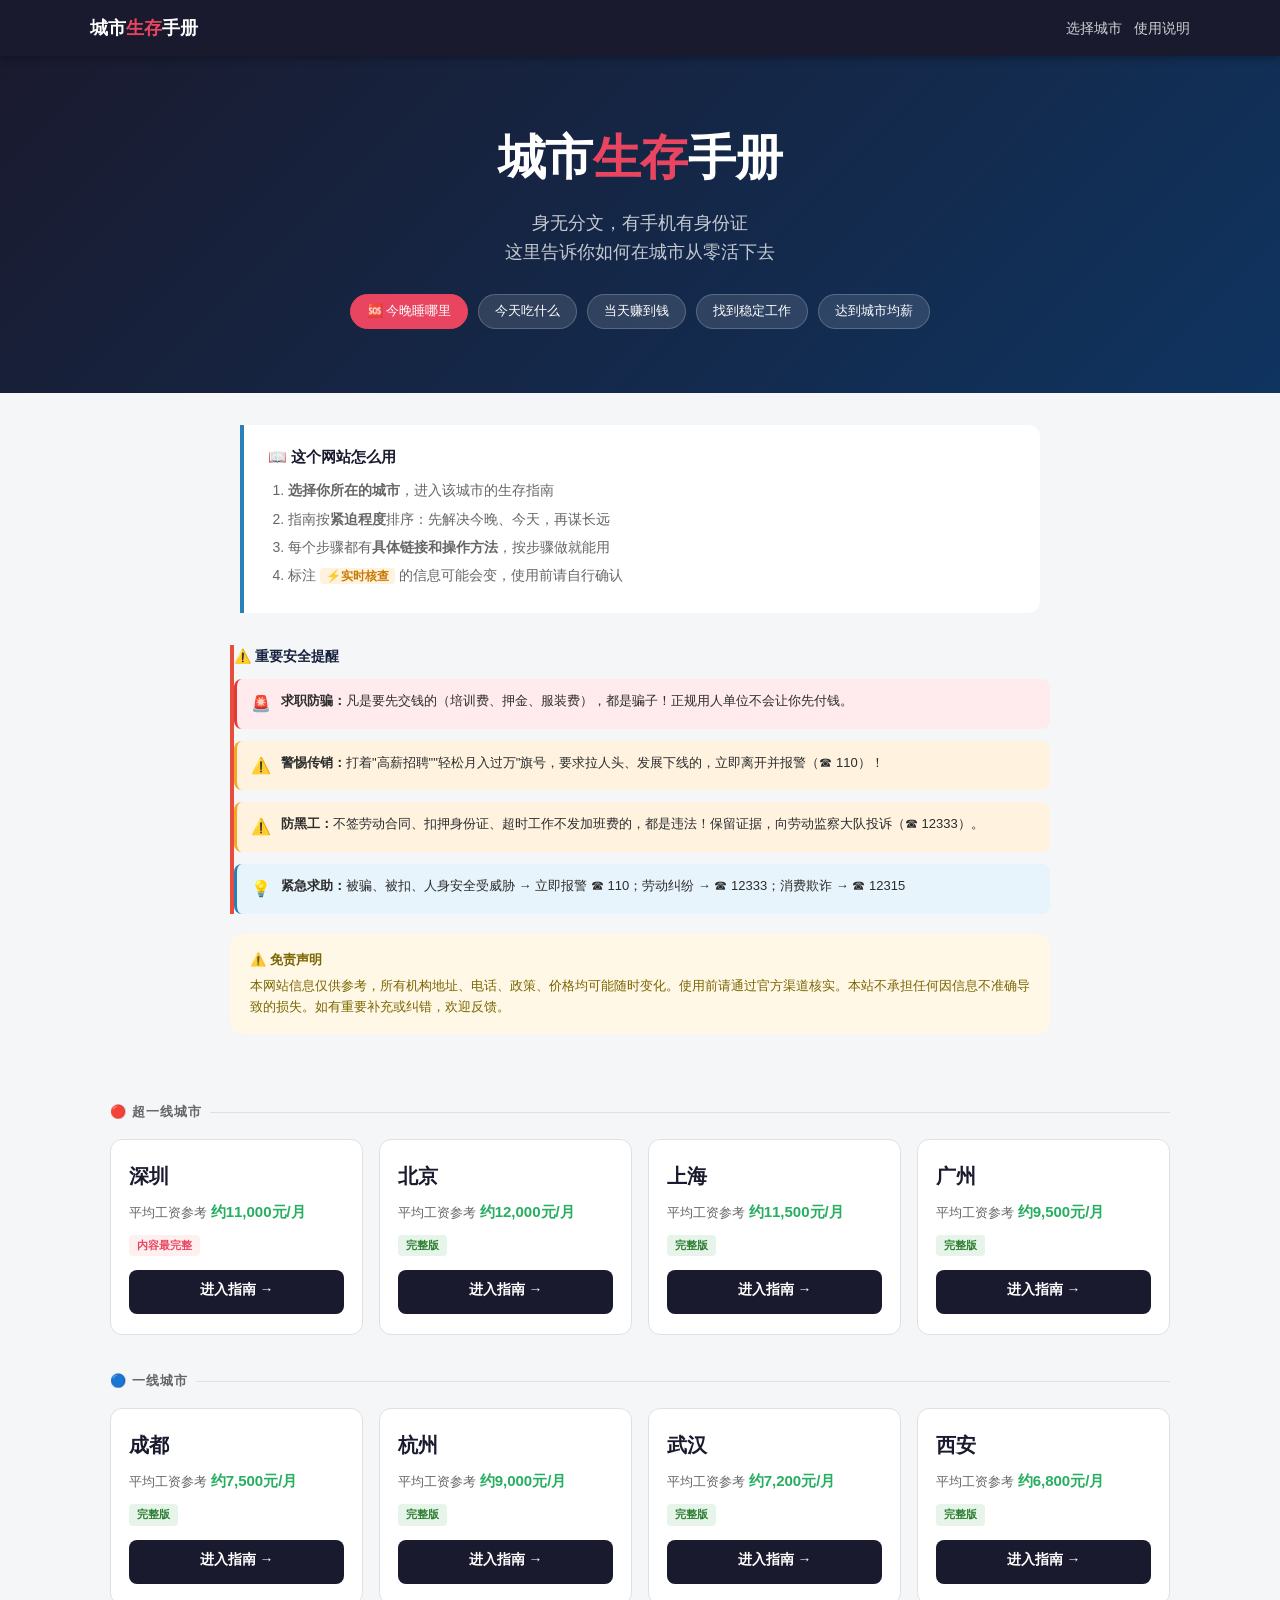
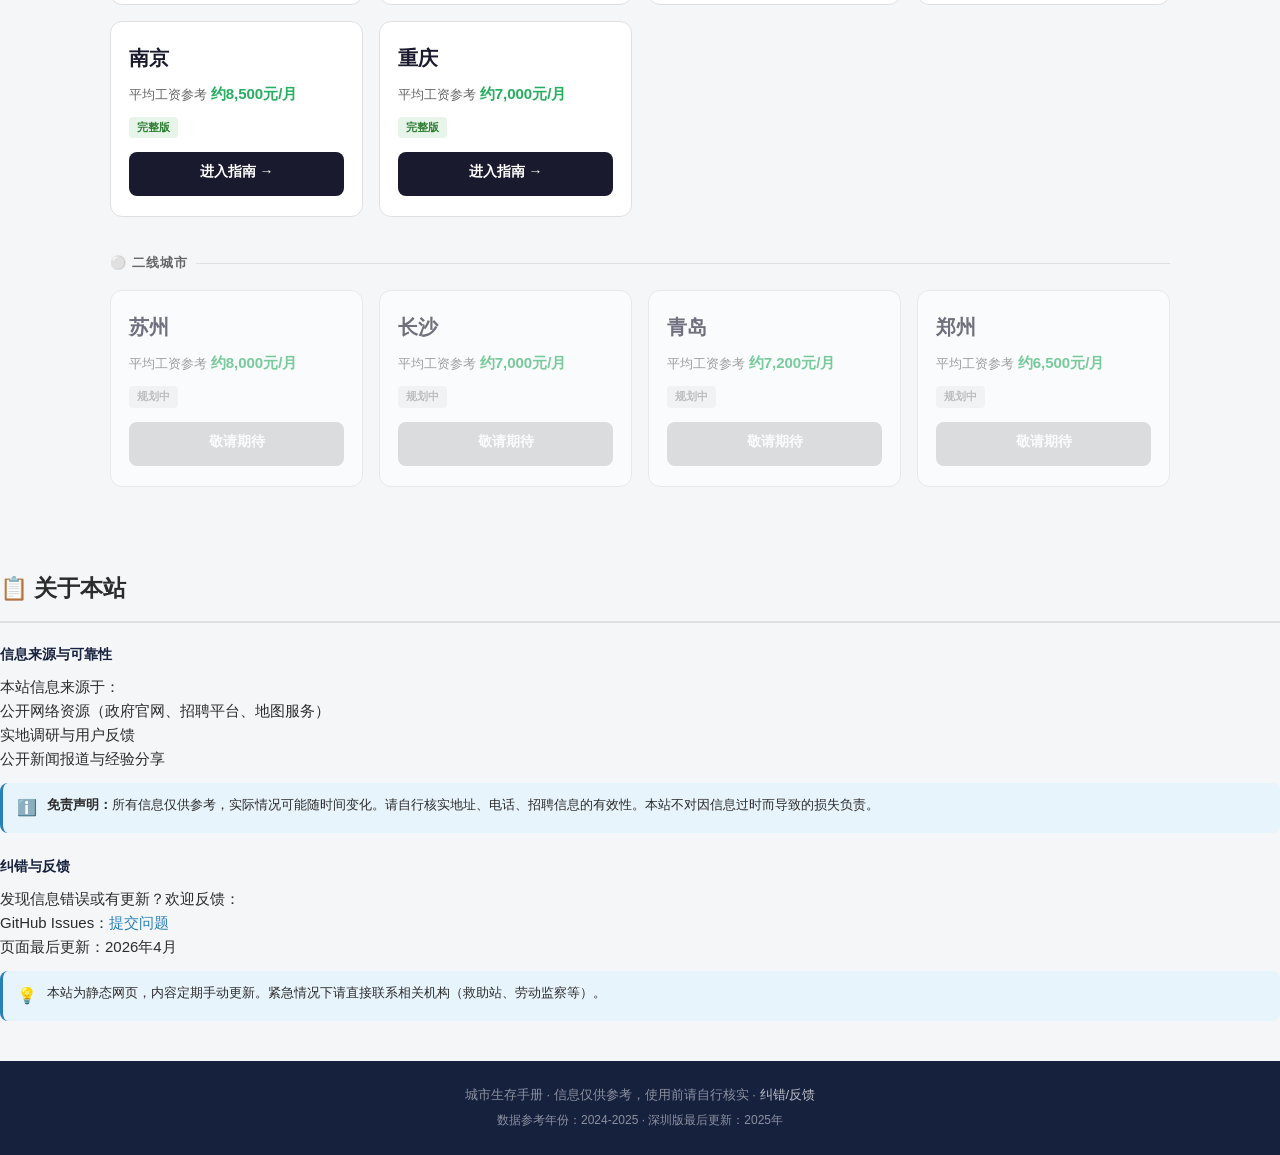
<file: index.html>
<!DOCTYPE html>
<html lang="zh-CN">
<head>
  <meta charset="UTF-8">
  <meta name="viewport" content="width=device-width, initial-scale=1.0, maximum-scale=1.0, user-scalable=no">
  <title>城市生存手册 — 身无分文，如何在城市活下去</title>
  <meta name="description" content="详细的城市生存指南，帮助你在身无分文的情况下，从零开始在城市活下去，并达到平均工资水平。">
  <link rel="stylesheet" href="assets/style.css">
</head>
<body>

<header class="site-header">
  <div class="inner">
    <div class="site-logo">城市<span>生存</span>手册</div>
    <nav class="header-nav">
      <a href="#cities">选择城市</a>
      <a href="#howto">使用说明</a>
    </nav>
  </div>
</header>

<!-- Hero -->
<section class="hero">
  <h1>城市<span class="highlight">生存</span>手册</h1>
  <p>身无分文，有手机有身份证<br>这里告诉你如何在城市从零活下去</p>
  <div class="hero-badges">
    <span class="badge em">🆘 今晚睡哪里</span>
    <span class="badge">今天吃什么</span>
    <span class="badge">当天赚到钱</span>
    <span class="badge">找到稳定工作</span>
    <span class="badge">达到城市均薪</span>
  </div>
</section>

<!-- 使用说明 -->
<div id="howto" style="max-width:860px;margin:0 auto;padding:0 20px;">
  <div class="how-to">
    <h3>📖 这个网站怎么用</h3>
    <ol>
      <li><strong>选择你所在的城市</strong>，进入该城市的生存指南</li>
      <li>指南按<strong>紧迫程度</strong>排序：先解决今晚、今天，再谋长远</li>
      <li>每个步骤都有<strong>具体链接和操作方法</strong>，按步骤做就能用</li>
      <li>标注 <span style="background:#fff3e0;color:#c87a00;padding:1px 6px;border-radius:3px;font-size:12px;font-weight:700;">⚡实时核查</span> 的信息可能会变，使用前请自行确认</li>
    </ol>
  </div>
</div>

<!-- 安全提醒 -->
<div style="max-width:860px;margin:0 auto;padding:0 20px 8px;">
  <div class="content-block warning-block">
    <div class="block-title">⚠️ 重要安全提醒</div>
    <div class="alert danger">
      <span class="alert-icon">🚨</span>
      <div class="alert-content">
        <strong>求职防骗：</strong>凡是要先交钱的（培训费、押金、服装费），都是骗子！正规用人单位不会让你先付钱。
      </div>
    </div>
    <div class="alert warning">
      <span class="alert-icon">⚠️</span>
      <div class="alert-content">
        <strong>警惕传销：</strong>打着"高薪招聘""轻松月入过万"旗号，要求拉人头、发展下线的，立即离开并报警（☎ 110）！
      </div>
    </div>
    <div class="alert warning">
      <span class="alert-icon">⚠️</span>
      <div class="alert-content">
        <strong>防黑工：</strong>不签劳动合同、扣押身份证、超时工作不发加班费的，都是违法！保留证据，向劳动监察大队投诉（☎ 12333）。
      </div>
    </div>
    <div class="alert info">
      <span class="alert-icon">💡</span>
      <div class="alert-content">
        <strong>紧急求助：</strong>被骗、被扣、人身安全受威胁 → 立即报警 ☎ 110；劳动纠纷 → ☎ 12333；消费欺诈 → ☎ 12315
      </div>
    </div>
  </div>
</div>

<!-- 免责声明 -->
<div style="max-width:860px;margin:0 auto;padding:0 20px 8px;">
  <div class="disclaimer">
    <strong>⚠️ 免责声明</strong>
    本网站信息仅供参考，所有机构地址、电话、政策、价格均可能随时变化。使用前请通过官方渠道核实。本站不承担任何因信息不准确导致的损失。如有重要补充或纠错，欢迎反馈。
  </div>
</div>

<!-- 城市选择 -->
<main id="cities" class="cities-section">

  <div class="cities-tier">
    <div class="section-title">🔴 超一线城市</div>
    <div class="cities-grid">
      <a href="cities/shenzhen.html" class="city-card tier-1" target="_blank">
        <div class="city-name">深圳</div>
        <div class="city-wage">平均工资参考 <strong>约11,000元/月</strong></div>
        <div><span class="city-tag">内容最完整</span></div>
        <div class="btn-enter">进入指南 →</div>
      </a>
      <a href="cities/beijing.html" class="city-card tier-1" target="_blank">
        <div class="city-name">北京</div>
        <div class="city-wage">平均工资参考 <strong>约12,000元/月</strong></div>
        <div><span class="city-tag green">完整版</span></div>
        <div class="btn-enter">进入指南 →</div>
      </a>
      <a href="cities/shanghai.html" class="city-card tier-1" target="_blank">
        <div class="city-name">上海</div>
        <div class="city-wage">平均工资参考 <strong>约11,500元/月</strong></div>
        <div><span class="city-tag green">完整版</span></div>
        <div class="btn-enter">进入指南 →</div>
      </a>
      <a href="cities/guangzhou.html" class="city-card tier-1" target="_blank">
        <div class="city-name">广州</div>
        <div class="city-wage">平均工资参考 <strong>约9,500元/月</strong></div>
        <div><span class="city-tag green">完整版</span></div>
        <div class="btn-enter">进入指南 →</div>
      </a>
    </div>
  </div>

  <div class="cities-tier">
    <div class="section-title">🔵 一线城市</div>
    <div class="cities-grid">
      <a href="cities/chengdu.html" class="city-card tier-2" target="_blank">
        <div class="city-name">成都</div>
        <div class="city-wage">平均工资参考 <strong>约7,500元/月</strong></div>
        <div><span class="city-tag green">完整版</span></div>
        <div class="btn-enter">进入指南 →</div>
      </a>
      <a href="cities/hangzhou.html" class="city-card tier-2" target="_blank">
        <div class="city-name">杭州</div>
        <div class="city-wage">平均工资参考 <strong>约9,000元/月</strong></div>
        <div><span class="city-tag green">完整版</span></div>
        <div class="btn-enter">进入指南 →</div>
      </a>
      <a href="cities/wuhan.html" class="city-card tier-2" target="_blank">
        <div class="city-name">武汉</div>
        <div class="city-wage">平均工资参考 <strong>约7,200元/月</strong></div>
        <div><span class="city-tag green">完整版</span></div>
        <div class="btn-enter">进入指南 →</div>
      </a>
      <a href="cities/xian.html" class="city-card tier-2" target="_blank">
        <div class="city-name">西安</div>
        <div class="city-wage">平均工资参考 <strong>约6,800元/月</strong></div>
        <div><span class="city-tag green">完整版</span></div>
        <div class="btn-enter">进入指南 →</div>
      </a>
      <a href="cities/nanjing.html" class="city-card tier-2" target="_blank">
        <div class="city-name">南京</div>
        <div class="city-wage">平均工资参考 <strong>约8,500元/月</strong></div>
        <div><span class="city-tag green">完整版</span></div>
        <div class="btn-enter">进入指南 →</div>
      </a>
      <a href="cities/chongqing.html" class="city-card tier-2" target="_blank">
        <div class="city-name">重庆</div>
        <div class="city-wage">平均工资参考 <strong>约7,000元/月</strong></div>
        <div><span class="city-tag green">完整版</span></div>
        <div class="btn-enter">进入指南 →</div>
      </a>
    </div>
  </div>

  <div class="cities-tier">
    <div class="section-title">⚪ 二线城市</div>
    <div class="cities-grid">
      <div class="city-card tier-3">
        <div class="city-name">苏州</div>
        <div class="city-wage">平均工资参考 <strong>约8,000元/月</strong></div>
        <div><span class="city-tag gray">规划中</span></div>
        <div class="btn-enter">敬请期待</div>
      </div>
      <div class="city-card tier-3">
        <div class="city-name">长沙</div>
        <div class="city-wage">平均工资参考 <strong>约7,000元/月</strong></div>
        <div><span class="city-tag gray">规划中</span></div>
        <div class="btn-enter">敬请期待</div>
      </div>
      <div class="city-card tier-3">
        <div class="city-name">青岛</div>
        <div class="city-wage">平均工资参考 <strong>约7,200元/月</strong></div>
        <div><span class="city-tag gray">规划中</span></div>
        <div class="btn-enter">敬请期待</div>
      </div>
      <div class="city-card tier-3">
        <div class="city-name">郑州</div>
        <div class="city-wage">平均工资参考 <strong>约6,500元/月</strong></div>
        <div><span class="city-tag gray">规划中</span></div>
        <div class="btn-enter">敬请期待</div>
      </div>
    </div>
  </div>

</main>

<!-- 关于本站 -->
<section class="chapter">
  <div class="chapter-header">
    <h2 class="chapter-title">📋 关于本站</h2>
  </div>
  <div class="chapter-body">
    <div class="content-block">
      <div class="block-title">信息来源与可靠性</div>
      <p>本站信息来源于：</p>
      <ul>
        <li>公开网络资源（政府官网、招聘平台、地图服务）</li>
        <li>实地调研与用户反馈</li>
        <li>公开新闻报道与经验分享</li>
      </ul>
      <div class="alert info">
        <span class="alert-icon">ℹ️</span>
        <div class="alert-content"><strong>免责声明：</strong>所有信息仅供参考，实际情况可能随时间变化。请自行核实地址、电话、招聘信息的有效性。本站不对因信息过时而导致的损失负责。</div>
      </div>
    </div>

    <div class="content-block">
      <div class="block-title">纠错与反馈</div>
      <p>发现信息错误或有更新？欢迎反馈：</p>
      <ul>
        <li>GitHub Issues：<a href="https://github.com/like224651379-commits/city-survival-guide/issues" target="_blank">提交问题</a></li>
        <li>页面最后更新：2026年4月</li>
      </ul>
      <div class="alert info">
        <span class="alert-icon">💡</span>
        <div class="alert-content">本站为静态网页，内容定期手动更新。紧急情况下请直接联系相关机构（救助站、劳动监察等）。</div>
      </div>
    </div>
  </div>
</section>

<footer>
  <p>城市生存手册 · 信息仅供参考，使用前请自行核实 · <a href="mailto:feedback@example.com" target="_blank">纠错/反馈</a></p>
  <p style="margin-top:6px;font-size:12px;">数据参考年份：2024-2025 · 深圳版最后更新：2025年</p>
</footer>

<script src="assets/app.js"></script>

<!-- 移动端紧急联系栏 -->
<div class="emergency-bar-fixed">
  <span>紧急求助：☎ 110（报警）☎ 12333（劳动监察）</span>
</div>
</body>
</html>
</file>
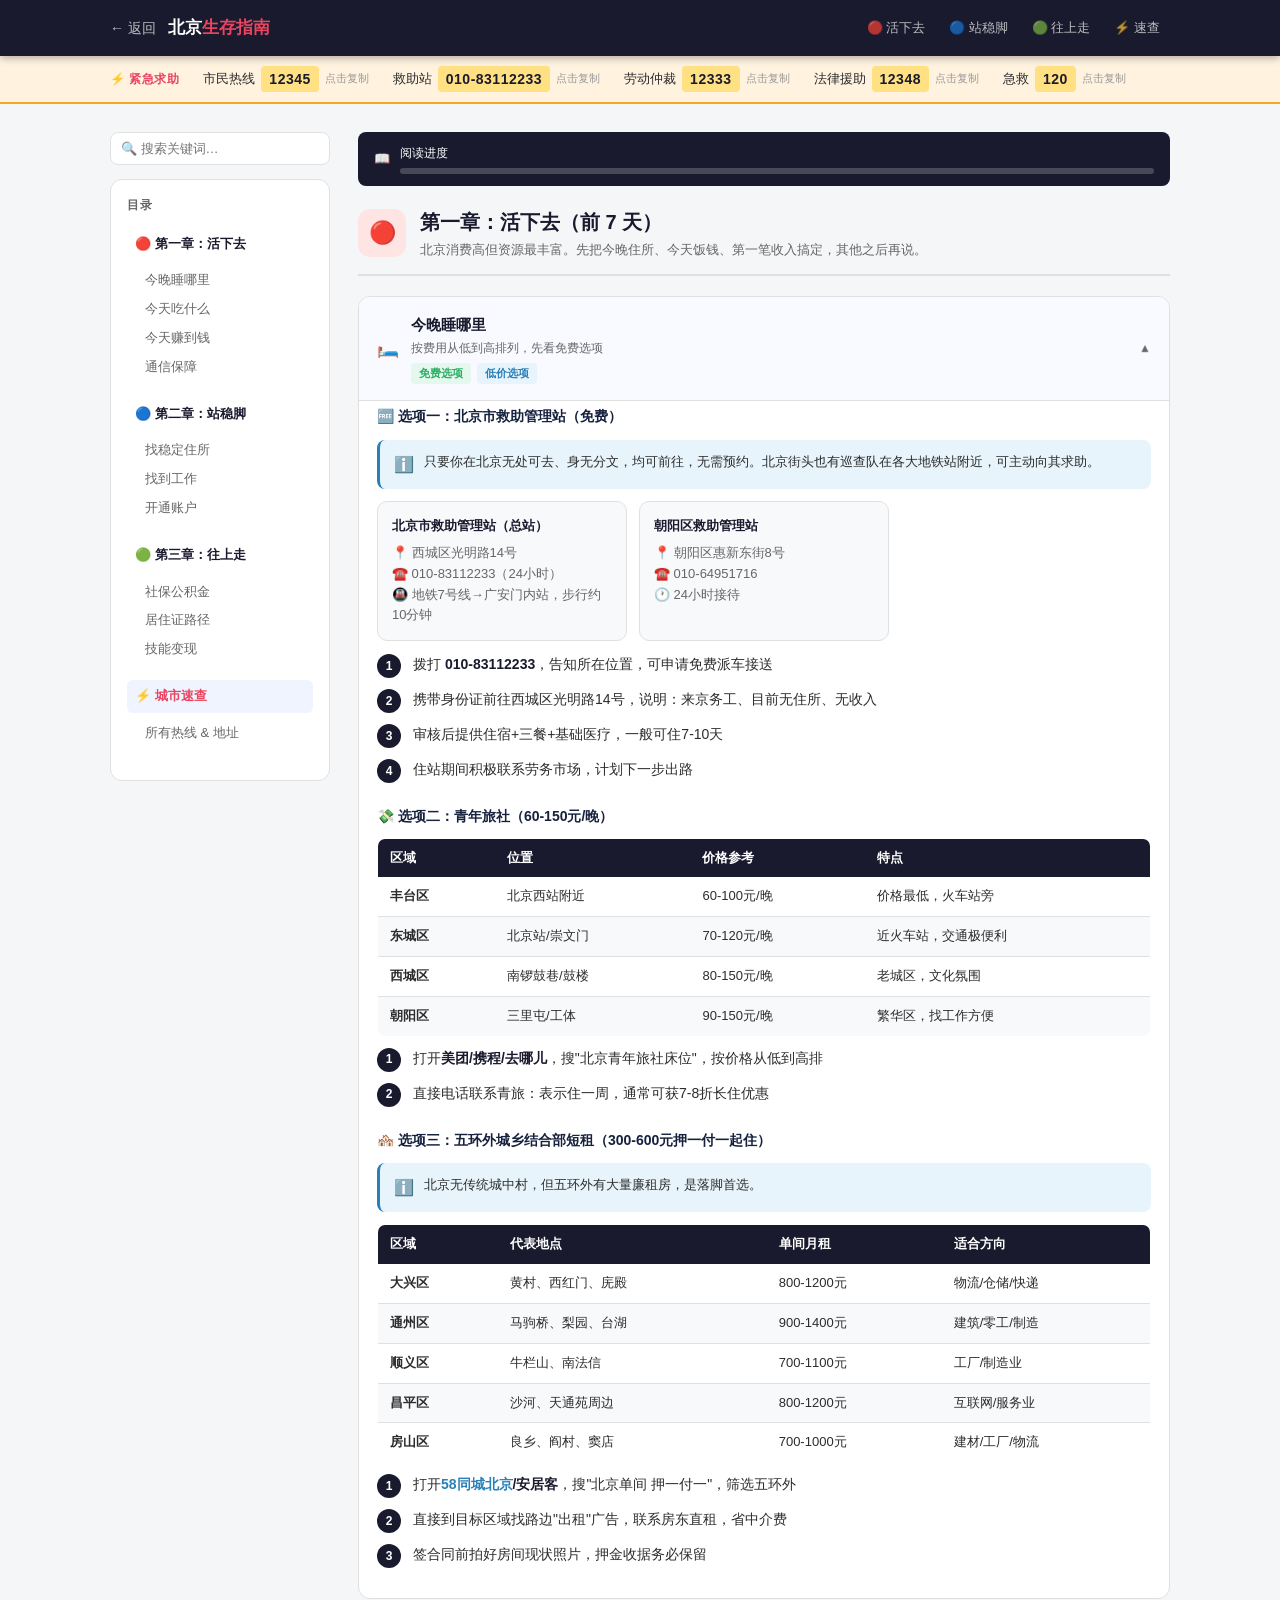
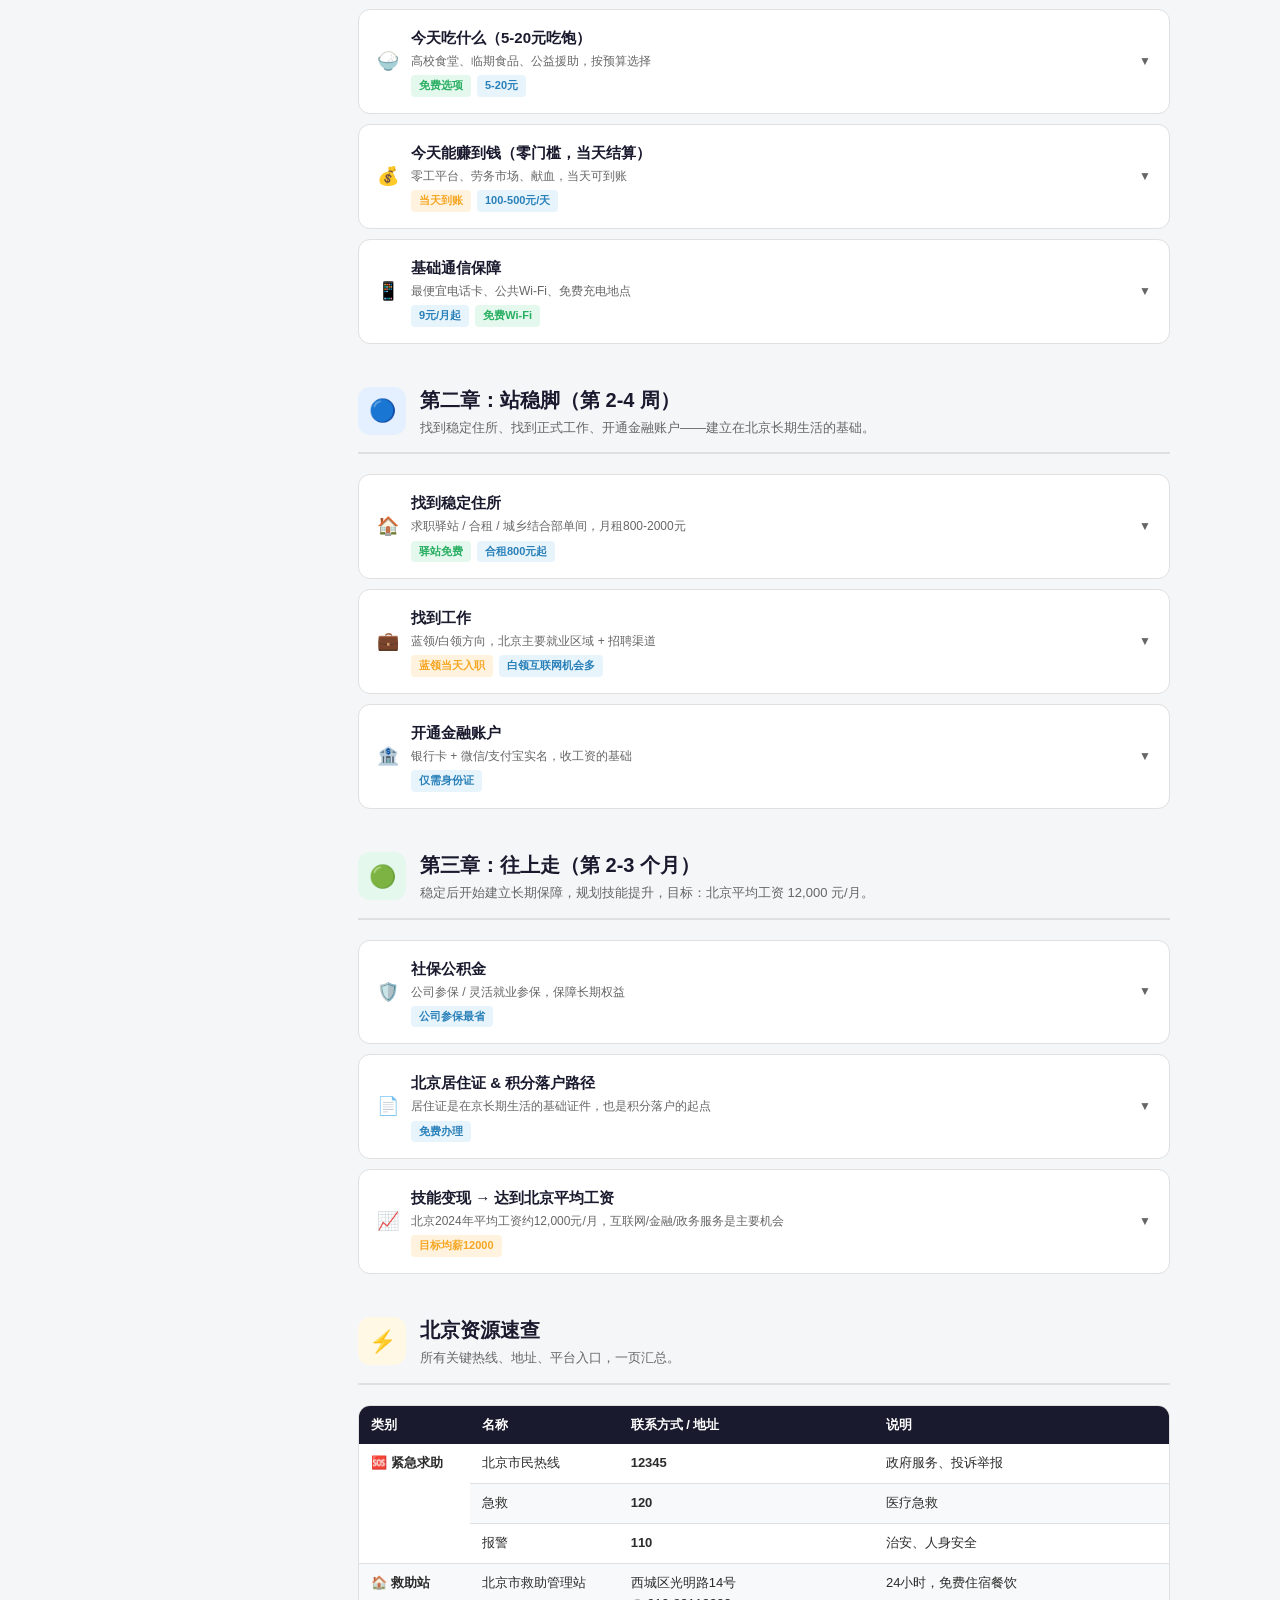
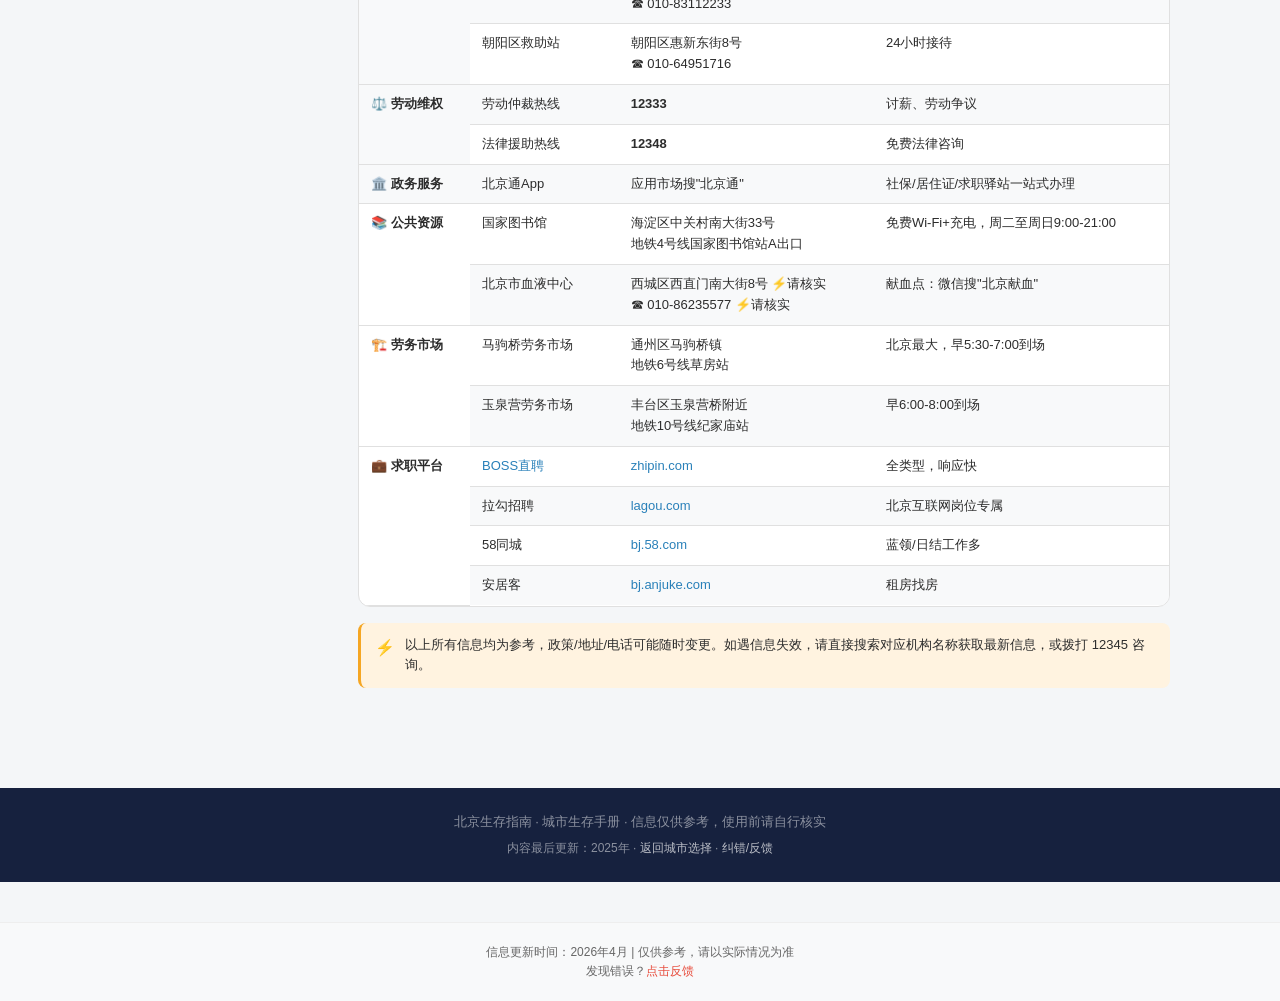
<file: cities/beijing.html>
<!DOCTYPE html>
<html lang="zh-CN">
<head>
  <meta charset="UTF-8">
  <meta name="viewport" content="width=device-width, initial-scale=1.0, maximum-scale=1.0, user-scalable=no">
  <title>北京生存指南 — 从零开始，达到城市平均工资</title>
  <meta name="description" content="北京城市生存详细指南：住所、食物、赚钱、找工作、社保，从0到月入均薪12000元。">
  <link rel="stylesheet" href="../assets/style.css">
</head>
<body data-city="beijing">

<header class="city-header">
  <div class="inner">
    <a href="../index.html" class="back-btn" target="_blank">← 返回</a>
    <div class="city-header-title">北京<span>生存指南</span></div>
    <nav class="chapter-nav">
      <a href="#chapter1">🔴 活下去</a>
      <a href="#chapter2">🔵 站稳脚</a>
      <a href="#chapter3">🟢 往上走</a>
      <a href="#resources">⚡ 速查</a>
    </nav>
  </div>
</header>

<div class="emergency-bar">
  <div class="inner">
    <span class="emergency-label">⚡ 紧急求助</span>
    <div class="emergency-item"><span>市民热线</span><span class="num">12345</span><span class="copy-hint">点击复制</span></div>
    <div class="emergency-item"><span>救助站</span><span class="num">010-83112233</span><span class="copy-hint">点击复制</span></div>
    <div class="emergency-item"><span>劳动仲裁</span><span class="num">12333</span><span class="copy-hint">点击复制</span></div>
    <div class="emergency-item"><span>法律援助</span><span class="num">12348</span><span class="copy-hint">点击复制</span></div>
    <div class="emergency-item"><span>急救</span><span class="num">120</span><span class="copy-hint">点击复制</span></div>
  </div>
</div>

<div class="city-layout">
  <aside class="sidebar">
    <div class="search-box">
      <input type="text" id="search-input" placeholder="🔍 搜索关键词…">
    </div>
    <div class="sidebar-toc">
      <h4>目录</h4>
      <div class="toc-chapter">
        <div class="toc-chapter-title" data-href="#chapter1">🔴 第一章：活下去</div>
        <div class="toc-items">
          <a class="toc-item" href="#acc-sleep" target="_blank">今晚睡哪里</a>
          <a class="toc-item" href="#acc-food" target="_blank">今天吃什么</a>
          <a class="toc-item" href="#acc-earn" target="_blank">今天赚到钱</a>
          <a class="toc-item" href="#acc-comm" target="_blank">通信保障</a>
        </div>
      </div>
      <div class="toc-chapter">
        <div class="toc-chapter-title" data-href="#chapter2">🔵 第二章：站稳脚</div>
        <div class="toc-items">
          <a class="toc-item" href="#acc-house" target="_blank">找稳定住所</a>
          <a class="toc-item" href="#acc-job" target="_blank">找到工作</a>
          <a class="toc-item" href="#acc-bank" target="_blank">开通账户</a>
        </div>
      </div>
      <div class="toc-chapter">
        <div class="toc-chapter-title" data-href="#chapter3">🟢 第三章：往上走</div>
        <div class="toc-items">
          <a class="toc-item" href="#acc-social" target="_blank">社保公积金</a>
          <a class="toc-item" href="#acc-resident" target="_blank">居住证路径</a>
          <a class="toc-item" href="#acc-skill" target="_blank">技能变现</a>
        </div>
      </div>
      <div class="toc-chapter">
        <div class="toc-chapter-title" data-href="#resources">⚡ 城市速查</div>
        <div class="toc-items">
          <a class="toc-item" href="#resources" target="_blank">所有热线 &amp; 地址</a>
        </div>
      </div>
    </div>
  </aside>

  <main class="content-area">

    <div class="progress-hint">
      <span>📖</span>
      <div style="flex:1">
        <div style="font-size:12px;margin-bottom:4px;" class="progress-text">阅读进度</div>
        <div class="progress-bar-outer"><div class="progress-bar-inner" style="width:0%"></div></div>
      </div>
    </div>

    <!-- 第一章 -->
    <section class="chapter" id="chapter1">
      <div class="chapter-header">
        <div class="chapter-icon red">🔴</div>
        <div class="chapter-title">
          <h2>第一章：活下去（前 7 天）</h2>
          <p>北京消费高但资源最丰富。先把今晚住所、今天饭钱、第一笔收入搞定，其他之后再说。</p>
        </div>
      </div>

      <div class="accordion-group">

        <div class="accordion" id="acc-sleep">
          <div class="accordion-header">
            <span class="acc-icon">🛏️</span>
            <div class="acc-title-block">
              <div class="acc-title">今晚睡哪里</div>
              <div class="acc-sub">按费用从低到高排列，先看免费选项</div>
              <div class="acc-tags">
                <span class="acc-tag free">免费选项</span>
                <span class="acc-tag cheap">低价选项</span>
              </div>
            </div>
            <span class="acc-arrow">▼</span>
          </div>
          <div class="accordion-body">
            <div class="accordion-body-inner">

              <div class="content-block">
                <div class="block-title">🆓 选项一：北京市救助管理站（免费）</div>
                <div class="alert info">
                  <span class="alert-icon">ℹ️</span>
                  <div class="alert-content">只要你在北京无处可去、身无分文，均可前往，无需预约。北京街头也有巡查队在各大地铁站附近，可主动向其求助。</div>
                </div>
                <div class="info-cards">
                  <div class="info-card">
                    <div class="ic-title">北京市救助管理站（总站）</div>
                    <div class="ic-body">
                      📍 西城区光明路14号<br>
                      ☎️ 010-83112233（24小时）<br>
                      🚇 地铁7号线→广安门内站，步行约10分钟
                    </div>
                  </div>
                  <div class="info-card">
                    <div class="ic-title">朝阳区救助管理站</div>
                    <div class="ic-body">
                      📍 朝阳区惠新东街8号<br>
                      ☎️ 010-64951716<br>
                      🕐 24小时接待
                    </div>
                  </div>
                </div>
                <div class="steps">
                  <div class="step"><span class="step-num">1</span><div class="step-content">拨打 <strong>010-83112233</strong>，告知所在位置，可申请免费派车接送</div></div>
                  <div class="step"><span class="step-num">2</span><div class="step-content">携带身份证前往西城区光明路14号，说明：来京务工、目前无住所、无收入</div></div>
                  <div class="step"><span class="step-num">3</span><div class="step-content">审核后提供住宿+三餐+基础医疗，一般可住7-10天</div></div>
                  <div class="step"><span class="step-num">4</span><div class="step-content">住站期间积极联系劳务市场，计划下一步出路</div></div>
                </div>
              </div>

              <div class="content-block">
                <div class="block-title">💸 选项二：青年旅社（60-150元/晚）</div>
                <div class="table-wrap"><table class="data-table">
                  <thead><tr><th>区域</th><th>位置</th><th>价格参考</th><th>特点</th></tr></thead>
                  <tbody>
                    <tr><td><strong>丰台区</strong></td><td>北京西站附近</td><td>60-100元/晚</td><td>价格最低，火车站旁</td></tr>
                    <tr><td><strong>东城区</strong></td><td>北京站/崇文门</td><td>70-120元/晚</td><td>近火车站，交通极便利</td></tr>
                    <tr><td><strong>西城区</strong></td><td>南锣鼓巷/鼓楼</td><td>80-150元/晚</td><td>老城区，文化氛围</td></tr>
                    <tr><td><strong>朝阳区</strong></td><td>三里屯/工体</td><td>90-150元/晚</td><td>繁华区，找工作方便</td></tr>
                  </tbody>
                </table></div>
                <div class="steps">
                  <div class="step"><span class="step-num">1</span><div class="step-content">打开<strong>美团/携程/去哪儿</strong>，搜"北京青年旅社床位"，按价格从低到高排</div></div>
                  <div class="step"><span class="step-num">2</span><div class="step-content">直接电话联系青旅：表示住一周，通常可获7-8折长住优惠</div></div>
                </div>
              </div>

              <div class="content-block">
                <div class="block-title">🏘️ 选项三：五环外城乡结合部短租（300-600元押一付一起住）</div>
                <div class="alert info">
                  <span class="alert-icon">ℹ️</span>
                  <div class="alert-content">北京无传统城中村，但五环外有大量廉租房，是落脚首选。</div>
                </div>
                <div class="table-wrap"><table class="data-table">
                  <thead><tr><th>区域</th><th>代表地点</th><th>单间月租</th><th>适合方向</th></tr></thead>
                  <tbody>
                    <tr><td><strong>大兴区</strong></td><td>黄村、西红门、庑殿</td><td>800-1200元</td><td>物流/仓储/快递</td></tr>
                    <tr><td><strong>通州区</strong></td><td>马驹桥、梨园、台湖</td><td>900-1400元</td><td>建筑/零工/制造</td></tr>
                    <tr><td><strong>顺义区</strong></td><td>牛栏山、南法信</td><td>700-1100元</td><td>工厂/制造业</td></tr>
                    <tr><td><strong>昌平区</strong></td><td>沙河、天通苑周边</td><td>800-1200元</td><td>互联网/服务业</td></tr>
                    <tr><td><strong>房山区</strong></td><td>良乡、阎村、窦店</td><td>700-1000元</td><td>建材/工厂/物流</td></tr>
                  </tbody>
                </table></div>
                <div class="steps">
                  <div class="step"><span class="step-num">1</span><div class="step-content">打开<strong><a href="https://bj.58.com/" target="_blank">58同城北京</a>/安居客</strong>，搜"北京单间 押一付一"，筛选五环外</div></div>
                  <div class="step"><span class="step-num">2</span><div class="step-content">直接到目标区域找路边"出租"广告，联系房东直租，省中介费</div></div>
                  <div class="step"><span class="step-num">3</span><div class="step-content">签合同前拍好房间现状照片，押金收据务必保留</div></div>
                </div>
              </div>

            </div>
          </div>
        </div>

        <div class="accordion" id="acc-food">
          <div class="accordion-header">
            <span class="acc-icon">🍚</span>
            <div class="acc-title-block">
              <div class="acc-title">今天吃什么（5-20元吃饱）</div>
              <div class="acc-sub">高校食堂、临期食品、公益援助，按预算选择</div>
              <div class="acc-tags">
                <span class="acc-tag free">免费选项</span>
                <span class="acc-tag cheap">5-20元</span>
              </div>
            </div>
            <span class="acc-arrow">▼</span>
          </div>
          <div class="accordion-body">
            <div class="accordion-body-inner">

              <div class="content-block">
                <div class="block-title">🎓 选项一：高校食堂（6-15元/餐）</div>
                <div class="alert warning">
                  <span class="alert-icon">⚡</span>
                  <div class="alert-content">北京高校管理较严，部分需刷脸或学生卡进入。以下为相对开放的学校，请实时核查政策。</div>
                </div>
                <div class="table-wrap"><table class="data-table">
                  <thead><tr><th>学校</th><th>地址</th><th>进入方式</th><th>价格参考</th></tr></thead>
                  <tbody>
                    <tr><td><strong>中国农业大学</strong></td><td>海淀区清华东路17号</td><td>东门相对开放</td><td>6-12元/餐</td></tr>
                    <tr><td><strong>首都师范大学</strong></td><td>海淀区西三环北路105号</td><td>步行可进入</td><td>5-10元/餐</td></tr>
                    <tr><td><strong>北京联合大学</strong></td><td>朝阳区北四环东路97号</td><td>开放度较高</td><td>5-10元/餐</td></tr>
                    <tr><td><strong>北京工业大学</strong></td><td>朝阳区平乐园100号</td><td>非高峰期可进</td><td>6-12元/餐</td></tr>
                  </tbody>
                </table></div>
                <div class="steps">
                  <div class="step"><span class="step-num">1</span><div class="step-content">乘地铁至目标学校附近，跟随学生人流进入</div></div>
                  <div class="step"><span class="step-num">2</span><div class="step-content">用微信/支付宝/现金直接付款，不需要学生卡</div></div>
                  <div class="step"><span class="step-num">3</span><div class="step-content">建议错开高峰（11:30-13:00）用餐，低调进入</div></div>
                </div>
              </div>

              <div class="content-block">
                <div class="block-title">🏪 选项二：临期食品店 &amp; 便利店折扣</div>
                <div class="steps">
                  <div class="step"><span class="step-num">1</span><div class="step-content">北京有大量<strong>好特卖（HotMaxx）</strong>门店，高德搜"好特卖"，朝阳/海淀/西城均有</div></div>
                  <div class="step"><span class="step-num">2</span><div class="step-content"><strong>嗨特购</strong>连锁在北京也有多家，专售临期进口食品，价格低至1-5元</div></div>
                  <div class="step"><span class="step-num">3</span><div class="step-content">便利蜂、罗森每天<strong>20:00后</strong>对当日临期食品打折，面包/饭团折扣最大</div></div>
                  <div class="step"><span class="step-num">4</span><div class="step-content">菜市场收摊前（下午5点后）可低价购买蔬菜，马驹桥周边菜市场最便宜</div></div>
                </div>
              </div>

              <div class="content-block">
                <div class="block-title">🍜 选项三：低价餐饮选项（5-15元吃饱）</div>
                <div class="table-wrap"><table class="data-table">
                  <thead><tr><th>场所</th><th>价格</th><th>说明</th></tr></thead>
                  <tbody>
                    <tr><td>马驹桥务工区周边饭馆</td><td>8-12元</td><td>专为建筑工人、零工服务，量大价廉</td></tr>
                    <tr><td>玉泉营大红门批发市场周边</td><td>5-10元</td><td>早餐摊、包子铺，6点开始营业</td></tr>
                    <tr><td>麦当劳App领券套餐</td><td>约13元</td><td>汉堡+小食，App每天有优惠券</td></tr>
                    <tr><td>胡同早餐摊</td><td>4-8元</td><td>豆浆油条、烧饼果子，北京特有</td></tr>
                  </tbody>
                </table></div>
              </div>

              <div class="content-block">
                <div class="block-title">❤️ 选项四：临时救助金</div>
                <div class="info-cards">
                  <div class="info-card">
                    <div class="ic-title">北京市民政局临时救助</div>
                    <div class="ic-body">
                      ☎️ 010-65278866<br>
                      可申请一次性临时救助金（几百元）<br>
                      向所在区民政局提出申请
                    </div>
                  </div>
                </div>
              </div>

            </div>
          </div>
        </div>

        <div class="accordion" id="acc-earn">
          <div class="accordion-header">
            <span class="acc-icon">💰</span>
            <div class="acc-title-block">
              <div class="acc-title">今天能赚到钱（零门槛，当天结算）</div>
              <div class="acc-sub">零工平台、劳务市场、献血，当天可到账</div>
              <div class="acc-tags">
                <span class="acc-tag fast">当天到账</span>
                <span class="acc-tag cheap">100-500元/天</span>
              </div>
            </div>
            <span class="acc-arrow">▼</span>
          </div>
          <div class="accordion-body">
            <div class="accordion-body-inner">

              <div class="content-block">
                <div class="block-title">📱 方案一：零工平台（当天结算）</div>
                <div class="table-wrap"><table class="data-table">
                  <thead><tr><th>平台</th><th>工作类型</th><th>日收入参考</th><th>注册入口</th></tr></thead>
                  <tbody>
                    <tr><td><strong>闪送骑手</strong></td><td>同城急送（商务文件为主）</td><td>150-450元</td><td>闪送App→注册骑手</td></tr>
                    <tr><td><strong>美团跑腿众包</strong></td><td>帮买帮送</td><td>120-350元</td><td>微信搜"美团跑腿"</td></tr>
                    <tr><td><strong>货拉拉帮手</strong></td><td>搬家协助</td><td>100-250元</td><td>货拉拉App→成为帮手</td></tr>
                    <tr><td><strong>美团外卖众包</strong></td><td>外卖配送</td><td>120-300元</td><td>美团App→成为骑手</td></tr>
                    <tr><td><strong>京东众包</strong></td><td>快递配送（北京特色）</td><td>100-200元</td><td>京东App→众包</td></tr>
                  </tbody>
                </table></div>
                <div class="steps">
                  <div class="step"><span class="step-num">1</span><div class="step-content"><strong>闪送首选：</strong>下载闪送App → 成为骑手 → 上传身份证+银行卡，1-2小时完成审核</div></div>
                  <div class="step"><span class="step-num">2</span><div class="step-content">北京CBD（国贸/望京）闪送需求极大，商务文件急送单价高，优先去这些区域接单</div></div>
                  <div class="step"><span class="step-num">3</span><div class="step-content">无电动车可先做步行众包/帮手，有钱后租电动车日收入可达300+元</div></div>
                </div>
                <div class="alert info">
                  <span class="alert-icon">💡</span>
                  <div class="alert-content"><strong>北京特色机会：</strong>故宫、天安门等景区附近有大量扫码、促销类临时工需求，在美团/拉勾/58搜索"促销员日结"也是快速入手方式。</div>
                </div>
              </div>

              <div class="content-block">
                <div class="block-title">🏗️ 方案二：劳务市场（当天现结）</div>
                <div class="alert success">
                  <span class="alert-icon">💡</span>
                  <div class="alert-content"><strong>北京最大劳务集散地：马驹桥</strong>（通州区马驹桥镇），每天清晨聚集数千务工人员。地铁6号线草房站下，步行或骑共享单车前往。</div>
                </div>
                <div class="table-wrap"><table class="data-table">
                  <thead><tr><th>地点</th><th>地址</th><th>最佳到达时间</th><th>日结参考</th></tr></thead>
                  <tbody>
                    <tr><td><strong>马驹桥劳务市场</strong></td><td>通州区马驹桥镇马驹桥路（地铁6号线草房站）</td><td>早上 5:30-7:00</td><td>180-320元</td></tr>
                    <tr><td><strong>玉泉营劳务市场</strong></td><td>丰台区玉泉营桥附近（地铁10号线纪家庙站）</td><td>早上 6:00-8:00</td><td>150-250元</td></tr>
                    <tr><td><strong>十里河装修劳务</strong></td><td>朝阳区十里河建材区附近</td><td>早上 6:00-8:00</td><td>200-400元（装修工）</td></tr>
                    <tr><td><strong>大钟寺劳务市场</strong></td><td>海淀区大钟寺附近</td><td>早上 6:30-8:30</td><td>150-250元</td></tr>
                  </tbody>
                </table></div>
                <div class="steps">
                  <div class="step"><span class="step-num">1</span><div class="step-content">前一天查好路线，确保早上<strong>5:30-6:30</strong>到达马驹桥，这是工头最集中的时间</div></div>
                  <div class="step"><span class="step-num">2</span><div class="step-content">主动询问：有什么活？工资多少？当天结吗？</div></div>
                  <div class="step"><span class="step-num">3</span><div class="step-content"><strong>只接当天现结的活</strong>，不接"明天打款"的承诺</div></div>
                  <div class="step"><span class="step-num">4</span><div class="step-content">当天完工后立即要工资，不要空手离开工地</div></div>
                </div>
                <div class="alert warning">
                  <span class="alert-icon">⚠️</span>
                  <div class="alert-content">遇到拖欠工资立即拨打 <strong>12333</strong>（劳动仲裁）。保留工作凭证（照片/微信聊天记录/欠条）。</div>
                </div>
              </div>

              <div class="content-block">
                <div class="block-title">🩸 方案三：无偿献血（营养补贴约100-500元）⚡</div>
                <div class="alert warning">
                  <span class="alert-icon">⚡</span>
                  <div class="alert-content">献血补贴标准以北京市血液中心最新公告为准，请以官网信息为准。</div>
                </div>
                <div class="table-wrap"><table class="data-table">
                  <thead><tr><th>献血点</th><th>地址</th><th>开放时间</th></tr></thead>
                  <tbody>
                    <tr><td><strong>北京市血液中心（总部）</strong></td><td>西城区西直门南大街8号 ⚡请核实</td><td>周一至周日 8:30-17:00</td></tr>
                    <tr><td><strong>王府井献血屋</strong></td><td>东城区王府井大街附近</td><td>9:00-17:00</td></tr>
                    <tr><td><strong>西单献血屋</strong></td><td>西城区西单北大街</td><td>9:00-17:00</td></tr>
                    <tr><td><strong>中关村献血站</strong></td><td>海淀区中关村大街附近</td><td>9:00-17:00</td></tr>
                  </tbody>
                </table></div>
                <div class="steps">
                  <div class="step"><span class="step-num">1</span><div class="step-content">微信搜索"<strong>北京献血</strong>"小程序，查看所有献血点位置和预约入口</div></div>
                  <div class="step"><span class="step-num">2</span><div class="step-content">携带身份证前往，健康问询+体检约15分钟</div></div>
                  <div class="step"><span class="step-num">3</span><div class="step-content">捐献全血200-400ml，全程30-40分钟，领取献血证和营养补贴</div></div>
                </div>
                <div class="info-cards">
                  <div class="info-card">
                    <div class="ic-title">献血基本资格</div>
                    <div class="ic-body">年龄18-60周岁<br>体重男≥50kg，女≥45kg<br>前一天充分休息<br>两次全血间隔≥6个月</div>
                  </div>
                  <div class="info-card">
                    <div class="ic-title">北京补贴参考 ⚡</div>
                    <div class="ic-body">全血200ml：约100-200元营养补贴<br>单采血小板：约300-500元<br>另有纪念品、证书等</div>
                  </div>
                </div>
              </div>

            </div>
          </div>
        </div>

        <div class="accordion" id="acc-comm">
          <div class="accordion-header">
            <span class="acc-icon">📱</span>
            <div class="acc-title-block">
              <div class="acc-title">基础通信保障</div>
              <div class="acc-sub">最便宜电话卡、公共Wi-Fi、免费充电地点</div>
              <div class="acc-tags">
                <span class="acc-tag cheap">9元/月起</span>
                <span class="acc-tag free">免费Wi-Fi</span>
              </div>
            </div>
            <span class="acc-arrow">▼</span>
          </div>
          <div class="accordion-body">
            <div class="accordion-body-inner">

              <div class="content-block">
                <div class="block-title">📲 最便宜电话卡</div>
                <div class="table-wrap"><table class="data-table">
                  <thead><tr><th>运营商</th><th>套餐</th><th>月费</th><th>购买方式</th></tr></thead>
                  <tbody>
                    <tr><td><strong>中国电信</strong></td><td>9元套餐（含流量+通话）</td><td>9元</td><td>电信营业厅现场办理</td></tr>
                    <tr><td><strong>中国移动</strong></td><td>花卡9元套餐</td><td>9元</td><td>移动营业厅/微信搜"中国移动"</td></tr>
                    <tr><td><strong>中国联通</strong></td><td>沃派卡9元</td><td>9元</td><td>联通营业厅</td></tr>
                  </tbody>
                </table></div>
                <div class="steps">
                  <div class="step"><span class="step-num">1</span><div class="step-content">高德搜"中国电信营业厅"，找最近一家</div></div>
                  <div class="step"><span class="step-num">2</span><div class="step-content">带身份证，说"我要最便宜的套餐，当天可用"，现场激活即可</div></div>
                </div>
              </div>

              <div class="content-block">
                <div class="block-title">📶 北京免费公共 Wi-Fi</div>
                <div class="table-wrap"><table class="data-table">
                  <thead><tr><th>场所</th><th>Wi-Fi 名称</th><th>说明</th></tr></thead>
                  <tbody>
                    <tr><td>北京地铁站内</td><td>各线路专属Wi-Fi</td><td>部分线路站内有覆盖，速度一般</td></tr>
                    <tr><td>首都图书馆</td><td>图书馆专用Wi-Fi</td><td>朝阳区东三环南路88号，稳定高速</td></tr>
                    <tr><td>国家图书馆</td><td>图书馆专用Wi-Fi</td><td>海淀区中关村南大街33号，极稳定</td></tr>
                    <tr><td>麦当劳/肯德基</td><td>McDonald's Free WiFi</td><td>点餐后可用，全市均有</td></tr>
                    <tr><td>星巴克</td><td>Starbucks WiFi</td><td>点咖啡后可用，速度快</td></tr>
                  </tbody>
                </table></div>
                <div class="alert success">
                  <span class="alert-icon">✅</span>
                  <div class="alert-content"><strong>强烈推荐：国家图书馆</strong>（地铁4号线国家图书馆站A出口），免费Wi-Fi+免费充电+免费座位，可整天在此处理找工作事务。开放时间：周二至周日 9:00-21:00。</div>
                </div>
              </div>

              <div class="content-block">
                <div class="block-title">🔋 免费充电地点</div>
                <div class="table-wrap"><table class="data-table">
                  <thead><tr><th>场所</th><th>说明</th></tr></thead>
                  <tbody>
                    <tr><td><strong>各区图书馆</strong></td><td>阅览区有插座，完全免费，国家图书馆插座最多</td></tr>
                    <tr><td><strong>北京市民中心（各区政务大厅）</strong></td><td>等候区有充电设施</td></tr>
                    <tr><td><strong>麦当劳/肯德基</strong></td><td>座位旁有USB插座，点餐后可用</td></tr>
                    <tr><td><strong>大型商场休息区</strong></td><td>SKP、国贸、西单等商场休息区有充电座</td></tr>
                    <tr><td><strong>共享充电宝</strong></td><td>小电/来电，约1-2元/小时，地铁站/便利店均有</td></tr>
                  </tbody>
                </table></div>
              </div>

            </div>
          </div>
        </div>

      </div>
    </section>

    <!-- 第二章 -->
    <section class="chapter" id="chapter2">
      <div class="chapter-header">
        <div class="chapter-icon blue">🔵</div>
        <div class="chapter-title">
          <h2>第二章：站稳脚（第 2-4 周）</h2>
          <p>找到稳定住所、找到正式工作、开通金融账户——建立在北京长期生活的基础。</p>
        </div>
      </div>

      <div class="accordion-group">

        <div class="accordion" id="acc-house">
          <div class="accordion-header">
            <span class="acc-icon">🏠</span>
            <div class="acc-title-block">
              <div class="acc-title">找到稳定住所</div>
              <div class="acc-sub">求职驿站 / 合租 / 城乡结合部单间，月租800-2000元</div>
              <div class="acc-tags">
                <span class="acc-tag free">驿站免费</span>
                <span class="acc-tag cheap">合租800元起</span>
              </div>
            </div>
            <span class="acc-arrow">▼</span>
          </div>
          <div class="accordion-body">
            <div class="accordion-body-inner">

              <div class="content-block">
                <div class="block-title">🏢 选项一：北京求职驿站（免费住 7-14 天）⚡</div>
                <div class="alert info">
                  <span class="alert-icon">ℹ️</span>
                  <div class="alert-content">北京部分区人社局为来京求职人员提供临时免费住宿，名额有限，以最新官方公告为准。</div>
                </div>
                <div class="info-cards">
                  <div class="info-card">
                    <div class="ic-title">各区人社局热线 ⚡</div>
                    <div class="ic-body">
                      朝阳区：010-85960900<br>
                      海淀区：010-82609999<br>
                      丰台区：010-63818888<br>
                      大兴区：010-69248868<br>
                      通州区：010-81523808
                    </div>
                  </div>
                  <div class="info-card">
                    <div class="ic-title">申请条件（参考）⚡</div>
                    <div class="ic-body">年龄18-45周岁<br>在京无固定住所<br>有求职意愿<br>持有效身份证</div>
                  </div>
                </div>
                <div class="steps">
                  <div class="step"><span class="step-num">1</span><div class="step-content">打开<strong>北京通App</strong>，或登录北京市人社局官网 rsj.beijing.gov.cn，搜索"求职驿站"</div></div>
                  <div class="step"><span class="step-num">2</span><div class="step-content">或直接拨打所在区人社局电话，询问当前是否有名额</div></div>
                  <div class="step"><span class="step-num">3</span><div class="step-content">携带身份证前往指定地点办理，审核通过后安排入住</div></div>
                </div>
                <div class="link-btns">
                  <a href="http://rsj.beijing.gov.cn" target="_blank" class="link-btn outline">🌐 北京人社局官网</a>
                </div>
              </div>

              <div class="content-block">
                <div class="block-title">🏘️ 选项二：五环外合租（月租800-1500元）</div>
                <div class="table-wrap"><table class="data-table">
                  <thead><tr><th>区域</th><th>代表地点</th><th>合租价格</th><th>通勤参考</th></tr></thead>
                  <tbody>
                    <tr><td><strong>房山区</strong></td><td>良乡、窦店、阎村</td><td>800-1200元</td><td>地铁房山线，距市区40-60分钟</td></tr>
                    <tr><td><strong>大兴区</strong></td><td>黄村、西红门、亦庄</td><td>900-1400元</td><td>地铁大兴线/亦庄线</td></tr>
                    <tr><td><strong>顺义区</strong></td><td>牛栏山、顺义城区</td><td>700-1100元</td><td>地铁15号线</td></tr>
                    <tr><td><strong>昌平区</strong></td><td>沙河、南口、天通苑</td><td>800-1200元</td><td>地铁昌平线/5号线</td></tr>
                    <tr><td><strong>通州区</strong></td><td>梨园、台湖、漷县</td><td>900-1400元</td><td>地铁6号线/八通线</td></tr>
                  </tbody>
                </table></div>
                <div class="steps">
                  <div class="step"><span class="step-num">1</span><div class="step-content">打开<strong>安居客/链家</strong>，搜"北京合租 单间"，筛选五环外，价格设1500元以下</div></div>
                  <div class="step"><span class="step-num">2</span><div class="step-content">微信搜"北京找房"、"大兴找房"等关键词加入本地租房群，群里房源更新快</div></div>
                  <div class="step"><span class="step-num">3</span><div class="step-content">签约前检查房间是否有燃气泄漏、漏水等问题，拍照记录</div></div>
                </div>
                <div class="link-btns">
                  <a href="https://bj.anjuke.com" target="_blank" class="link-btn outline">🏠 安居客北京</a>
                  <a href="https://bj.58.com" target="_blank" class="link-btn outline">📋 58同城北京</a>
                </div>
              </div>

            </div>
          </div>
        </div>

        <div class="accordion" id="acc-job">
          <div class="accordion-header">
            <span class="acc-icon">💼</span>
            <div class="acc-title-block">
              <div class="acc-title">找到工作</div>
              <div class="acc-sub">蓝领/白领方向，北京主要就业区域 + 招聘渠道</div>
              <div class="acc-tags">
                <span class="acc-tag fast">蓝领当天入职</span>
                <span class="acc-tag cheap">白领互联网机会多</span>
              </div>
            </div>
            <span class="acc-arrow">▼</span>
          </div>
          <div class="accordion-body">
            <div class="accordion-body-inner">

            <div class="content-block">
              <div class="block-title">💰 北京：第一周怎么挣到钱（零经验可操作）</div>
              <div class="alert success"><span class="alert-icon">⚡</span><div class="alert-content"><strong>当天见钱最快的3条路：</strong>美团/饿了么骑手（注册当天可接单）、58同城日结保洁/搬家（打电话当天上岗）、建筑工地小工（五环外劳务市场早6点去站）。这三条路在北京不需要任何经验，手机+身份证就能启动。</div></div>
              <div class="table-wrap"><table class="data-table">
                <thead><tr><th>方式</th><th>门槛</th><th>日收入</th><th>启动方法</th></tr></thead>
                <tbody>
                  <tr><td><strong>外卖骑手（美团/饿了么）</strong></td><td>手机+身份证+电动车（可租）</td><td>200-400元/天（全天跑）</td><td><a href="https://h5.meituan.com/rider/" target="_blank">美团骑手注册</a>，或就近到美团站点当面办理</td></tr>
                  <tr><td><strong>日结保洁/家政</strong></td><td>无经验可，手机接单</td><td>150-250元/天</td><td><a href="https://bj.58.com/" target="_blank">58同城北京</a>搜「北京日结保洁」，当天打电话约时间</td></tr>
                  <tr><td><strong>建筑工地小工</strong></td><td>无技能，体力活</td><td>180-280元/天现结</td><td>朝阳区劳务市场（朝阳路/四惠/十里河）早6点到场</td></tr>
                  <tr><td><strong>跑腿/闪送</strong></td><td>手机+身份证</td><td>100-300元/天（兼职）</td><td><a href="https://www.ishansong.com/" target="_blank">闪送App</a>注册，审核约1天</td></tr>
                  <tr><td><strong>搬家/力工</strong></td><td>体力好即可</td><td>200-350元/次</td><td><a href="https://bj.58.com/" target="_blank">58同城北京</a>搜「北京搬家工人招聘」；或直接去搬家公司门店</td></tr>
                </tbody>
              </table></div>
            </div>
            <div class="content-block">
              <div class="block-title">🔧 蓝领稳定岗位（月薪3500-7000元）</div>
              <div class="alert info"><span class="alert-icon">ℹ️</span><div class="alert-content">北京蓝领岗位薪资全国偏高，但生活成本也高。以下岗位在北京需求量大、相对稳定，有住宿补贴的优先考虑——省下住宿费等于多挣了一半。</div></div>
              <div class="table-wrap"><table class="data-table">
                <thead><tr><th>岗位</th><th>月薪范围</th><th>是否含住</th><th>招聘入口</th></tr></thead>
                <tbody>
                  <tr><td><strong>快递员（顺丰/京东/圆通）</strong></td><td>5,000-9,000元</td><td>部分含住</td><td>顺丰官网/<a href="https://www.zhipin.com/" target="_blank">BOSS直聘</a>，进京东物流站最快</td></tr>
                  <tr><td><strong>餐饮服务员/后厨</strong></td><td>3,500-5,500元</td><td>多含住含餐</td><td><a href="https://bj.58.com/" target="_blank">58同城北京</a>/<a href="https://www.zhipin.com/" target="_blank">BOSS直聘</a>搜「北京餐饮服务员」</td></tr>
                  <tr><td><strong>保安</strong></td><td>3,500-5,000元</td><td>多含住含餐</td><td>各物业公司/安保公司直招，无需证书</td></tr>
                  <tr><td><strong>工厂流水线（亦庄/顺义）</strong></td><td>4,000-6,000元</td><td>多含住</td><td>北京经济技术开发区（亦庄）劳务市场；或<a href="https://www.zhipin.com/" target="_blank">BOSS直聘</a>搜「北京工厂」</td></tr>
                  <tr><td><strong>家政保洁（月嫂/阿姨）</strong></td><td>4,000-8,000元</td><td>有时含住</td><td><a href="https://bj.58.com/" target="_blank">58同城北京</a>/美团家政/好帮手平台注册</td></tr>
                  <tr><td><strong>网约车司机</strong></td><td>6,000-12,000元（全职）</td><td>无</td><td>需北京本地驾照+网约车证，<a href="https://www.didiglobal.com/" target="_blank">滴滴平台</a>注册；外地人需先考本地证</td></tr>
                </tbody>
              </table></div>
              <div class="steps">
                <div class="step"><span class="step-num">1</span><div class="step-content"><strong>第一选择：含住岗位</strong> — 北京租金贵（月均2,000+），能找到含住的蓝领岗位等于薪资直接多出一大块，餐饮/保安/工厂首选含住</div></div>
                <div class="step"><span class="step-num">2</span><div class="step-content"><strong>劳务市场地址：</strong>朝阳区四惠地铁站东侧（建材/装修工）；昌平区霍营劳务市场（家政/保洁）；丰台区南苑路（普工/力工）</div></div>
              </div>
            </div>
            <div class="alert warning" style="margin-top: 16px;">
              <span class="alert-icon">⚠️</span>
              <div class="alert-content"><strong>防骗提醒：</strong>凡是要先交钱的（培训费、押金、服装费），都是骗子！正规单位不会让你先付钱。遇到可疑情况，拨打 ☎ 110 或 ☎ 12333 劳动监察热线。</div>
            </div>
            <div class="content-block">
              <div class="block-title">🏛️ 北京特色场景就业机会</div>
              <p class="block-intro">北京旅游人次全国前三，景区、商圈、会展临时工需求常年旺盛。</p>
              <div class="info-cards">
                <div class="info-card">
                  <div class="ic-title">工体/三里屯商圈</div>
                  <div class="ic-body">演出/活动期间促销员、引导员<br>日结150-250元<br>直接进各品牌门店询问临时工<br>或在<a href="https://www.zhipin.com/" target="_blank">BOSS直聘</a>搜"三里屯 活动"</div>
                </div>
                <div class="info-card">
                  <div class="ic-title">国贸/CBD会展服务</div>
                  <div class="ic-body">展会搭建/撤场搬运工<br>日结180-300元，国贸展馆附近<br>会展旺季3-5月、9-11月<br>搜<a href="https://bj.58.com/" target="_blank">58同城北京</a>"展会搬运"</div>
                </div>
                <div class="info-card">
                  <div class="ic-title">故宫/天安门周边</div>
                  <div class="ic-body">周边文创店、快餐店招临时工<br>旺季（3-10月）用工量大<br>日结120-180元<br>景山路、南长街商铺直接询问</div>
                </div>
                <div class="info-card">
                  <div class="ic-title">大型商超促销</div>
                  <div class="ic-body">朝阳大悦城/西单/王府井<br>节假日促销员日结150-200元<br>通过<a href="https://www.zhipin.com/" target="_blank">BOSS直聘</a>或<a href="https://bj.58.com/" target="_blank">58同城</a>搜"促销员"</div>
                </div>
              </div>
            </div>
                        <div class="content-block">
              <div class="block-title">🚀 灵活变现路（自雇/接单，无需固定雇主）</div>
              <div class="alert info"><span class="alert-icon">💡</span><div class="alert-content">这条路的核心优势：<strong>时间自由、收入弹性大、不需要学历/简历</strong>。北京平台经济密度全国最高，外卖/跑腿/货运/家政平台用户量大，接单收入上限高于大多数蓝领固定岗。</div></div>
              <div class="table-wrap"><table class="data-table">
                <thead><tr><th>方式</th><th>月收入区间</th><th>启动门槛</th><th>平台/入口</th></tr></thead>
                <tbody>
                  <tr><td><strong>外卖骑手（全职）</strong></td><td>6,000-12,000元</td><td>电动车（可租）+手机</td><td><a href="https://h5.meituan.com/rider/" target="_blank">美团骑手</a> / <a href="https://e.ele.me/recruit" target="_blank">饿了么众包</a></td></tr>
                  <tr><td><strong>货拉拉/滴滴货运司机</strong></td><td>7,000-15,000元</td><td>面包车/货车+驾照</td><td><a href="https://www.huolala.cn/" target="_blank">货拉拉</a>注册，北京货运需求全国最大</td></tr>
                  <tr><td><strong>闪送/跑腿员</strong></td><td>4,000-9,000元（兼职可做）</td><td>手机+身份证+电动车</td><td><a href="https://www.ishansong.com/" target="_blank">闪送App</a>，北京商务区客单价高</td></tr>
                  <tr><td><strong>家政/保洁接单（平台接单）</strong></td><td>5,000-10,000元</td><td>无需证书</td><td><a href="https://bj.58.com/" target="_blank">58同城北京</a>到家/阿姨帮/好帮手平台注册，自定义接单时间</td></tr>
                  <tr><td><strong>搬家/力工接单（<a href="https://bj.58.com/" target="_blank">58同城北京</a>）</strong></td><td>4,000-9,000元</td><td>体力好即可</td><td><a href="https://bj.58.com/" target="_blank">58同城北京</a>"个人找活"发布技能，等雇主找你</td></tr>
                  <tr><td><strong>技能接单（摄影/设计/翻译）</strong></td><td>3,000-20,000元（兼职）</td><td>有一项技能即可</td><td><a href="https://www.upwork.com/" target="_blank">Upwork</a>（英文）/<a href="https://www.zbj.com/" target="_blank">猪八戒</a>（中文）/小红书接单</td></tr>
                </tbody>
              </table></div>
            </div>
            <div class="content-block">
              <div class="block-title">🏪 小本创业路（北京特色低门槛机会）</div>
              <div class="alert success"><span class="alert-icon">💡</span><div class="alert-content"><strong>北京创业最大的优势是消费力强：</strong>同样的服务/产品，北京客单价比二三线城市高30-50%。摆摊/网红打卡点周边做生意/代运营都有可观收益。</div></div>
              <div class="table-wrap"><table class="data-table">
                <thead><tr><th>方向</th><th>启动成本</th><th>月收入潜力</th><th>操作要点</th></tr></thead>
                <tbody>
                  <tr><td><strong>摆摊（夜市/集市/文创市集）</strong></td><td>300-2,000元（货品成本）</td><td>3,000-15,000元</td><td>朝阳区三里屯/五道口/望京文创市集；周末集市摊位费200-500元/天；饰品/手作/特色食品最好卖</td></tr>
                  <tr><td><strong>短视频/自媒体账号</strong></td><td>0元（手机拍摄即可）</td><td>0-50,000元（3-6个月见效）</td><td>北京题材：胡同探店/CBD职场/大学城攻略/故宫周边；抖音/小红书开账号，粉丝1万可接广告</td></tr>
                  <tr><td><strong>代运营小红书/抖音账号</strong></td><td>0元</td><td>3,000-20,000元/月</td><td>帮本地餐厅/民宿运营账号，先免费做2-3家换案例，再按效果收费</td></tr>
                  <tr><td><strong>代驾（滴滴代驾/e代驾）</strong></td><td>0元（骑折叠车上门）</td><td>4,000-12,000元</td><td><a href="https://daijia.didiglobal.com/" target="_blank">滴滴代驾</a>注册，北京酒局多，周五/六/节假日收入是工作日3倍</td></tr>
                  <tr><td><strong>收旧货/二手转卖</strong></td><td>几乎0元</td><td>3,000-10,000元</td><td>关注闲鱼/58北京低价出售信息，找到定价错误商品低买高卖；或去798/南锣鼓巷周边旧货市场找货</td></tr>
                </tbody>
              </table></div>
            </div>
            <div class="content-block">
              <div class="block-title">💻 白领入门路径（月薪5000-15000元）</div>
              <div class="alert success"><span class="alert-icon">💡</span><div class="alert-content"><strong>北京白领机会核心在中关村/望京/国贸三个区域。</strong>没有经验的外地人最容易切入的是：客服/内容运营（无需技术背景）、销售（纯靠勤奋）、互联网测试（学一个月可入门）。</div></div>
              <div class="table-wrap"><table class="data-table">
                <thead><tr><th>方向</th><th>入门月薪</th><th>核心区域</th><th>求职入口</th></tr></thead>
                <tbody>
                  <tr><td><strong>互联网客服/运营助理</strong></td><td>4,500-7,000元</td><td>中关村/望京</td><td><a href="https://www.zhipin.com/" target="_blank">BOSS直聘</a>搜「北京客服」，大量不需经验的岗位</td></tr>
                  <tr><td><strong>销售（房产/金融/SaaS）</strong></td><td>底薪3,000+提成，上限无</td><td>国贸/朝阳/CBD</td><td><a href="https://www.zhipin.com/" target="_blank">BOSS直聘</a>搜「北京销售」，房产中介最好进（链家/贝壳直招）</td></tr>
                  <tr><td><strong>行政助理/前台</strong></td><td>4,000-6,000元</td><td>全北京均有</td><td><a href="https://www.zhipin.com/" target="_blank">BOSS直聘</a>/<a href="https://www.zhaopin.com/" target="_blank">智联招聘</a>，有大专学历成功率更高</td></tr>
                  <tr><td><strong>软件测试（入门）</strong></td><td>6,000-10,000元</td><td>中关村/海淀</td><td>自学1个月黑马/尚硅谷测试课后投递，<a href="https://www.zhipin.com/" target="_blank">BOSS直聘</a>搜「北京测试」</td></tr>
                  <tr><td><strong>短视频/直播运营</strong></td><td>5,000-10,000元</td><td>朝阳/通州（MCN集中）</td><td><a href="https://www.zhipin.com/" target="_blank">BOSS直聘</a>搜「北京直播运营/短视频」</td></tr>
                  <tr><td><strong>外卖平台BD（地推）</strong></td><td>5,000-8,000元+提成</td><td>全北京</td><td>美团/饿了么官网招聘BD，无学历要求</td></tr>
                </tbody>
              </table></div>
              <div class="steps">
                <div class="step"><span class="step-num">1</span><div class="step-content"><strong>北京3个月冲刺路径（无经验）：</strong>第1个月骑手/日结赚生活费→同时在B站自学软件测试或运营基础→第2个月开始投递客服/运营助理→第3个月拿到第一份白领工作，起薪5,000+</div></div>
                <div class="step"><span class="step-num">2</span><div class="step-content"><strong>北京平均工资参考：</strong>2024年北京平均薪资约12,000-14,000元/月（社保口径），互联网行业平均更高。外地新人合理目标：第一年6,000-8,000元，第二年8,000-12,000元</div></div>
              </div>
            </div>

            </div>
          </div>
        </div>

        <div class="accordion" id="acc-bank">
          <div class="accordion-header">
            <span class="acc-icon">🏦</span>
            <div class="acc-title-block">
              <div class="acc-title">开通金融账户</div>
              <div class="acc-sub">银行卡 + 微信/支付宝实名，收工资的基础</div>
              <div class="acc-tags">
                <span class="acc-tag cheap">仅需身份证</span>
              </div>
            </div>
            <span class="acc-arrow">▼</span>
          </div>
          <div class="accordion-body">
            <div class="accordion-body-inner">

              <div class="content-block">
                <div class="block-title">🏧 开银行卡（推荐：邮政储蓄银行/农业银行）</div>
                <div class="alert info">
                  <span class="alert-icon">💡</span>
                  <div class="alert-content">邮政储蓄银行和农业银行开卡门槛最低，只需身份证，无需北京户籍。</div>
                </div>
                <div class="steps">
                  <div class="step"><span class="step-num">1</span><div class="step-content">高德地图搜索"邮政储蓄银行"，找最近网点</div></div>
                  <div class="step"><span class="step-num">2</span><div class="step-content">携带<strong>身份证原件</strong>，到柜台说"我想开一张借记卡，用于收工资"</div></div>
                  <div class="step"><span class="step-num">3</span><div class="step-content">填写申请表，设置密码，当天领卡当天可用</div></div>
                </div>
                <div class="alert warning">
                  <span class="alert-icon">⚠️</span>
                  <div class="alert-content">近期银行管控严格，部分网点要求出示居住证明或工作证明。若被拒，换一家银行，或先用微信零钱接收工资过渡。</div>
                </div>
              </div>

              <div class="content-block">
                <div class="block-title">💚 微信/支付宝实名认证</div>
                <div class="steps">
                  <div class="step"><span class="step-num">1</span><div class="step-content"><strong>微信：</strong>我 → 服务 → 钱包 → 实名认证 → 上传身份证+人脸识别</div></div>
                  <div class="step"><span class="step-num">2</span><div class="step-content"><strong>支付宝：</strong>我的 → 实名认证 → 身份证认证 → 人脸识别</div></div>
                  <div class="step"><span class="step-num">3</span><div class="step-content">实名后可接收收款、提现到银行卡，部分雇主直接发微信转账</div></div>
                </div>
              </div>

            </div>
          </div>
        </div>

      </div>
    </section>

    <!-- 第三章 -->
    <section class="chapter" id="chapter3">
      <div class="chapter-header">
        <div class="chapter-icon green">🟢</div>
        <div class="chapter-title">
          <h2>第三章：往上走（第 2-3 个月）</h2>
          <p>稳定后开始建立长期保障，规划技能提升，目标：北京平均工资 12,000 元/月。</p>
        </div>
      </div>

      <div class="accordion-group">

        <div class="accordion" id="acc-social">
          <div class="accordion-header">
            <span class="acc-icon">🛡️</span>
            <div class="acc-title-block">
              <div class="acc-title">社保公积金</div>
              <div class="acc-sub">公司参保 / 灵活就业参保，保障长期权益</div>
              <div class="acc-tags">
                <span class="acc-tag cheap">公司参保最省</span>
              </div>
            </div>
            <span class="acc-arrow">▼</span>
          </div>
          <div class="accordion-body">
            <div class="accordion-body-inner">

              <div class="content-block">
                <div class="block-title">✅ 方式一：由公司参保（最推荐）</div>
                <div class="steps">
                  <div class="step"><span class="step-num">1</span><div class="step-content">入职时要求签订<strong>劳动合同</strong>，明确社保参缴</div></div>
                  <div class="step"><span class="step-num">2</span><div class="step-content">公司会在次月为你办理北京社保缴费，你只需提供身份证号</div></div>
                  <div class="step"><span class="step-num">3</span><div class="step-content">通过"<strong>北京社保</strong>"微信公众号或官网 bjhrss.gov.cn 查询缴费情况</div></div>
                </div>
                <div class="alert warning">
                  <span class="alert-icon">⚠️</span>
                  <div class="alert-content">北京社保是享受积分落户的重要条件，连续缴纳年限越长，积分越高。从第一份工作起就坚持要求公司缴社保。</div>
                </div>
              </div>

              <div class="content-block">
                <div class="block-title">🔄 方式二：灵活就业自缴社保 ⚡</div>
                <div class="steps">
                  <div class="step"><span class="step-num">1</span><div class="step-content">登录北京市人社局官网 rsj.beijing.gov.cn → "灵活就业人员参保"</div></div>
                  <div class="step"><span class="step-num">2</span><div class="step-content">选择最低缴费基数（北京每年调整，约1200-2000元/月起步）</div></div>
                  <div class="step"><span class="step-num">3</span><div class="step-content">北京灵活就业社保仅含养老+医疗，费用较高，建议优先寻找有社保的正规用人单位</div></div>
                </div>
                <div class="info-cards">
                  <div class="info-card">
                    <div class="ic-title">北京社保热线</div>
                    <div class="ic-body">
                      ☎️ 12333（全国劳动仲裁）<br>
                      ☎️ 010-12333（北京专线）<br>
                      官网：bjhrss.gov.cn
                    </div>
                  </div>
                </div>
              </div>

            </div>
          </div>
        </div>

        <div class="accordion" id="acc-resident">
          <div class="accordion-header">
            <span class="acc-icon">📄</span>
            <div class="acc-title-block">
              <div class="acc-title">北京居住证 &amp; 积分落户路径</div>
              <div class="acc-sub">居住证是在京长期生活的基础证件，也是积分落户的起点</div>
              <div class="acc-tags">
                <span class="acc-tag cheap">免费办理</span>
              </div>
            </div>
            <span class="acc-arrow">▼</span>
          </div>
          <div class="accordion-body">
            <div class="accordion-body-inner">

              <div class="content-block">
                <div class="block-title">📋 申请北京居住证</div>
                <div class="info-cards">
                  <div class="info-card">
                    <div class="ic-title">申请条件</div>
                    <div class="ic-body">非北京户籍<br>在京居住6个月以上<br>有合法稳定住所<br>有合法稳定就业或就读</div>
                  </div>
                  <div class="info-card">
                    <div class="ic-title">所需材料</div>
                    <div class="ic-body">身份证原件<br>租房合同+房主身份证<br>劳动合同或就业证明<br>近期免冠照片</div>
                  </div>
                </div>
                <div class="steps">
                  <div class="step"><span class="step-num">1</span><div class="step-content">通过<strong>北京通App</strong>或前往<strong>居住地辖区派出所/街道政务服务中心</strong>办理</div></div>
                  <div class="step"><span class="step-num">2</span><div class="step-content">在京连续居住满6个月后方可申请，之前先办<strong>居住登记</strong>（到派出所登记，即可获得居住证申请资格积累时间）</div></div>
                  <div class="step"><span class="step-num">3</span><div class="step-content">居住证有效期1年，每年续签，保持连续性</div></div>
                </div>
                <div class="alert info">
                  <span class="alert-icon">💡</span>
                  <div class="alert-content"><strong>北京积分落户：</strong>持有居住证+连续缴纳社保+学历+技能证书，逐年积累积分，参与每年一次的积分落户摇号。长期规划从第一天就要开始。</div>
                </div>
              </div>

            </div>
          </div>
        </div>

        <div class="accordion" id="acc-skill">
          <div class="accordion-header">
            <span class="acc-icon">📈</span>
            <div class="acc-title-block">
              <div class="acc-title">技能变现 → 达到北京平均工资</div>
              <div class="acc-sub">北京2024年平均工资约12,000元/月，互联网/金融/政务服务是主要机会</div>
              <div class="acc-tags">
                <span class="acc-tag fast">目标均薪12000</span>
              </div>
            </div>
            <span class="acc-arrow">▼</span>
          </div>
          <div class="accordion-body">
            <div class="accordion-body-inner">

              <div class="content-block">
                <div class="block-title">💡 北京平均工资参考 ⚡</div>
                <div class="alert info">
                  <span class="alert-icon">📊</span>
                  <div class="alert-content">北京2023年城镇非私营单位就业人员年平均工资约<strong>14.7万元/年（约12,200元/月）</strong>。私营单位约9万元/年（约7,500元/月）。建议以月薪9,000-10,000元为初期目标。</div>
                </div>
              </div>

              <div class="content-block">
                <div class="block-title">🚀 北京特有技能变现机会</div>
                <div class="table-wrap"><table class="data-table">
                  <thead><tr><th>方向</th><th>起步收入</th><th>3个月目标</th><th>关键动作</th></tr></thead>
                  <tbody>
                    <tr><td><strong>互联网运营/客服</strong></td><td>5,000-7,000元</td><td>8,000-12,000元</td><td>进入字节/美团/京东等大厂，薪资涨幅快</td></tr>
                    <tr><td><strong>外卖/闪送骑手</strong></td><td>5,000-8,000元</td><td>8,000-15,000元</td><td>熟悉CBD/商务区路线，高峰接单</td></tr>
                    <tr><td><strong>网约车司机</strong></td><td>6,000-9,000元</td><td>10,000-15,000元</td><td>需驾照+租车，选滴滴/T3/高德打车</td></tr>
                    <tr><td><strong>销售（房地产/金融）</strong></td><td>底薪3,000+提成</td><td>10,000-30,000元</td><td>北京房产/金融行业提成极高</td></tr>
                    <tr><td><strong>建筑工/装修工</strong></td><td>6,000-9,000元</td><td>10,000-15,000元</td><td>学一门技能（水电工/泥瓦工），工头直接提升</td></tr>
                    <tr><td><strong>IT技术</strong></td><td>—</td><td>12,000-20,000元</td><td>中关村需求极大，Java/Python/前端均可，需3-6个月学习</td></tr>
                  </tbody>
                </table></div>
              </div>

              <div class="content-block">
                <div class="block-title">📚 北京免费技能提升资源</div>
                <div class="info-cards">
                  <div class="info-card">
                    <div class="ic-title">北京职业培训补贴</div>
                    <div class="ic-body">通过"北京通App"申请职业技能提升补贴，参加官方认定课程可报销学费。热线：010-12333</div>
                  </div>
                  <div class="info-card">
                    <div class="ic-title">国家图书馆免费资源</div>
                    <div class="ic-body">免费办借阅证，可借职业技能书籍<br>馆内提供免费网络课程入口<br>地址：海淀区中关村南大街33号</div>
                  </div>
                  <div class="info-card">
                    <div class="ic-title">中关村创业服务</div>
                    <div class="ic-body">中关村科技园各孵化器定期举办免费培训/沙龙，适合有创业/互联网想法者参与</div>
                  </div>
                </div>
              </div>

            </div>
          </div>
        </div>

      </div>
    </section>

    <!-- 资源速查 -->
    <section class="chapter" id="resources">
      <div class="chapter-header">
        <div class="chapter-icon yellow">⚡</div>
        <div class="chapter-title">
          <h2>北京资源速查</h2>
          <p>所有关键热线、地址、平台入口，一页汇总。</p>
        </div>
      </div>

      <div style="background:#fff;border-radius:12px;border:1.5px solid #e0e0e0;overflow:hidden;">
        <table class="data-table" style="margin:0;border:none;">
          <thead><tr><th>类别</th><th>名称</th><th>联系方式 / 地址</th><th>说明</th></tr></thead>
          <tbody>
            <tr><td rowspan="3"><strong>🆘 紧急求助</strong></td><td>北京市民热线</td><td data-copy="12345"><strong>12345</strong></td><td>政府服务、投诉举报</td></tr>
            <tr><td>急救</td><td data-copy="120"><strong>120</strong></td><td>医疗急救</td></tr>
            <tr><td>报警</td><td data-copy="110"><strong>110</strong></td><td>治安、人身安全</td></tr>
            <tr><td rowspan="2"><strong>🏠 救助站</strong></td><td>北京市救助管理站</td><td>西城区光明路14号<br>☎ 010-83112233</td><td>24小时，免费住宿餐饮</td></tr>
            <tr><td>朝阳区救助站</td><td>朝阳区惠新东街8号<br>☎ 010-64951716</td><td>24小时接待</td></tr>
            <tr><td rowspan="2"><strong>⚖️ 劳动维权</strong></td><td>劳动仲裁热线</td><td data-copy="12333"><strong>12333</strong></td><td>讨薪、劳动争议</td></tr>
            <tr><td>法律援助热线</td><td data-copy="12348"><strong>12348</strong></td><td>免费法律咨询</td></tr>
            <tr><td><strong>🏛️ 政务服务</strong></td><td>北京通App</td><td>应用市场搜"北京通"</td><td>社保/居住证/求职驿站一站式办理</td></tr>
            <tr><td rowspan="2"><strong>📚 公共资源</strong></td><td>国家图书馆</td><td>海淀区中关村南大街33号<br>地铁4号线国家图书馆站A出口</td><td>免费Wi-Fi+充电，周二至周日9:00-21:00</td></tr>
            <tr><td>北京市血液中心</td><td>西城区西直门南大街8号 ⚡请核实<br>☎ 010-86235577 ⚡请核实</td><td>献血点：微信搜"北京献血"</td></tr>
            <tr><td rowspan="2"><strong>🏗️ 劳务市场</strong></td><td>马驹桥劳务市场</td><td>通州区马驹桥镇<br>地铁6号线草房站</td><td>北京最大，早5:30-7:00到场</td></tr>
            <tr><td>玉泉营劳务市场</td><td>丰台区玉泉营桥附近<br>地铁10号线纪家庙站</td><td>早6:00-8:00到场</td></tr>
            <tr><td rowspan="4"><strong>💼 求职平台</strong></td><td><a href="https://www.zhipin.com/" target="_blank">BOSS直聘</a></td><td><a href="https://www.zhipin.com" target="_blank">zhipin.com</a></td><td>全类型，响应快</td></tr>
            <tr><td>拉勾招聘</td><td><a href="https://www.lagou.com" target="_blank">lagou.com</a></td><td>北京互联网岗位专属</td></tr>
            <tr><td>58同城</td><td><a href="https://bj.58.com" target="_blank">bj.58.com</a></td><td>蓝领/日结工作多</td></tr>
            <tr><td>安居客</td><td><a href="https://bj.anjuke.com" target="_blank">bj.anjuke.com</a></td><td>租房找房</td></tr>
          </tbody>
        </table>
      </div>

      <div style="margin-top:16px;">
        <div class="alert warning">
          <span class="alert-icon">⚡</span>
          <div class="alert-content">以上所有信息均为参考，政策/地址/电话可能随时变更。如遇信息失效，请直接搜索对应机构名称获取最新信息，或拨打 12345 咨询。</div>
        </div>
      </div>

    </section>

  </main>
</div>

<footer>
  <p>北京生存指南 · 城市生存手册 · 信息仅供参考，使用前请自行核实</p>
  <p style="margin-top:6px;font-size:12px;">内容最后更新：2025年 · <a href="../index.html">返回城市选择</a> · <a href="mailto:feedback@example.com" target="_blank">纠错/反馈</a></p>
</footer>

<div class="page-footer" style="text-align: center; padding: 20px; color: #666; font-size: 12px; border-top: 1px solid #eee; margin-top: 40px;">
  <p>信息更新时间：2026年4月 | 仅供参考，请以实际情况为准</p>
  <p>发现错误？<a href="https://github.com/like224651379-commits/city-survival-guide/issues" target="_blank">点击反馈</a></p>
</div>

<script src="../assets/app.js"></script>
<!-- 移动端紧急联系栏 -->
<div class="emergency-bar-fixed">
  <span>紧急求助：☎ 110（报警）☎ 12333（劳动监察）</span>
</div>
</body>
</html>
</file>
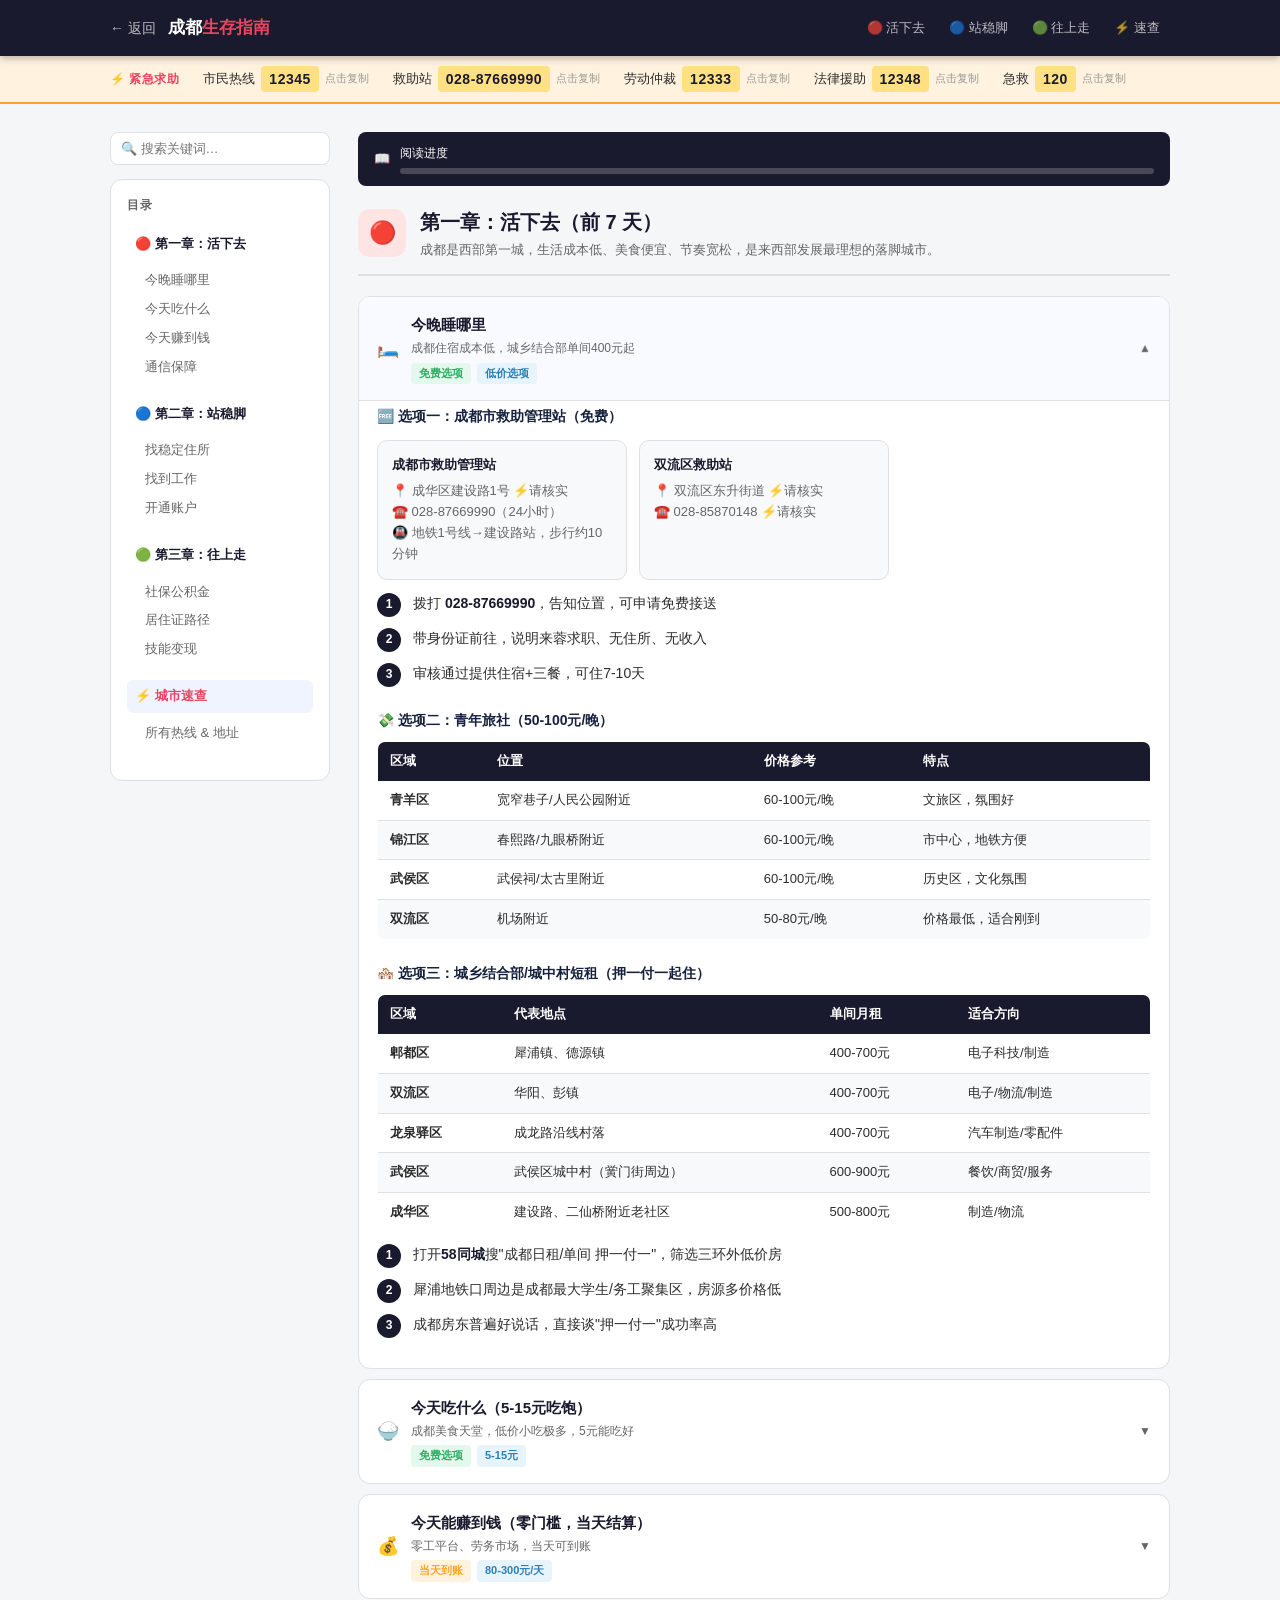
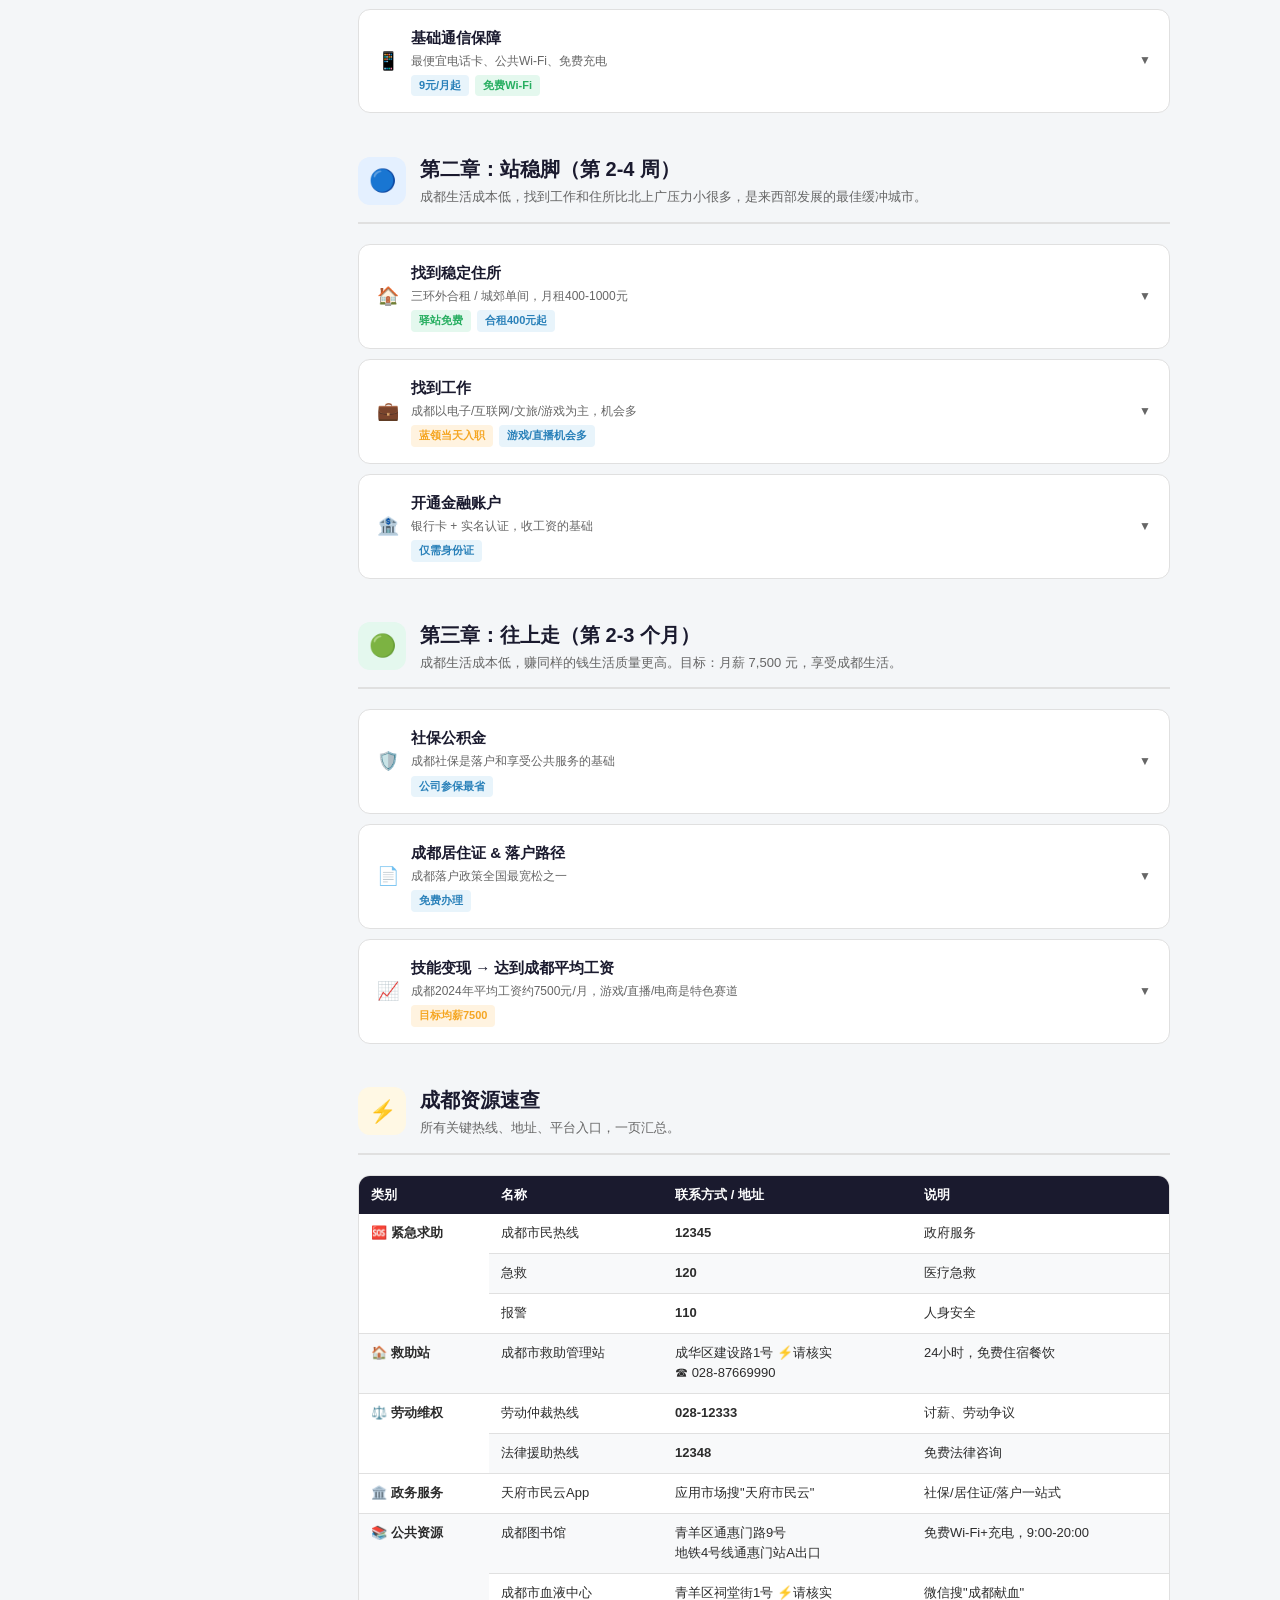
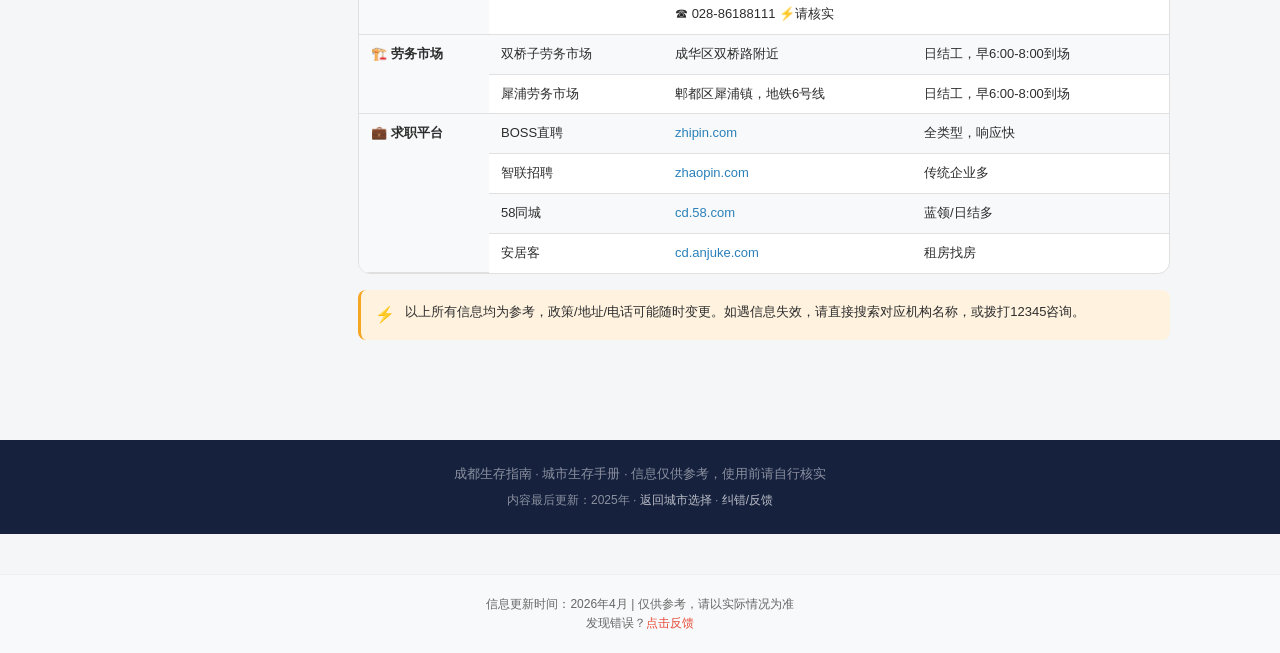
<file: cities/chengdu.html>
<!DOCTYPE html>
<html lang="zh-CN">
<head>
  <meta charset="UTF-8">
  <meta name="viewport" content="width=device-width, initial-scale=1.0, maximum-scale=1.0, user-scalable=no">
  <title>成都生存指南 — 从零开始，达到城市平均工资</title>
  <meta name="description" content="成都城市生存详细指南：住所、食物、赚钱、找工作、社保，从0到月入均薪7500元。">
  <link rel="stylesheet" href="../assets/style.css">
</head>
<body data-city="chengdu">

<header class="city-header">
  <div class="inner">
    <a href="../index.html" class="back-btn" target="_blank">← 返回</a>
    <div class="city-header-title">成都<span>生存指南</span></div>
    <nav class="chapter-nav">
      <a href="#chapter1">🔴 活下去</a>
      <a href="#chapter2">🔵 站稳脚</a>
      <a href="#chapter3">🟢 往上走</a>
      <a href="#resources">⚡ 速查</a>
    </nav>
  </div>
</header>

<div class="emergency-bar">
  <div class="inner">
    <span class="emergency-label">⚡ 紧急求助</span>
    <div class="emergency-item"><span>市民热线</span><span class="num">12345</span><span class="copy-hint">点击复制</span></div>
    <div class="emergency-item"><span>救助站</span><span class="num">028-87669990</span><span class="copy-hint">点击复制</span></div>
    <div class="emergency-item"><span>劳动仲裁</span><span class="num">12333</span><span class="copy-hint">点击复制</span></div>
    <div class="emergency-item"><span>法律援助</span><span class="num">12348</span><span class="copy-hint">点击复制</span></div>
    <div class="emergency-item"><span>急救</span><span class="num">120</span><span class="copy-hint">点击复制</span></div>
  </div>
</div>

<div class="city-layout">
  <aside class="sidebar">
    <div class="search-box"><input type="text" id="search-input" placeholder="🔍 搜索关键词…"></div>
    <div class="sidebar-toc">
      <h4>目录</h4>
      <div class="toc-chapter">
        <div class="toc-chapter-title" data-href="#chapter1">🔴 第一章：活下去</div>
        <div class="toc-items">
          <a class="toc-item" href="#acc-sleep" target="_blank">今晚睡哪里</a>
          <a class="toc-item" href="#acc-food" target="_blank">今天吃什么</a>
          <a class="toc-item" href="#acc-earn" target="_blank">今天赚到钱</a>
          <a class="toc-item" href="#acc-comm" target="_blank">通信保障</a>
        </div>
      </div>
      <div class="toc-chapter">
        <div class="toc-chapter-title" data-href="#chapter2">🔵 第二章：站稳脚</div>
        <div class="toc-items">
          <a class="toc-item" href="#acc-house" target="_blank">找稳定住所</a>
          <a class="toc-item" href="#acc-job" target="_blank">找到工作</a>
          <a class="toc-item" href="#acc-bank" target="_blank">开通账户</a>
        </div>
      </div>
      <div class="toc-chapter">
        <div class="toc-chapter-title" data-href="#chapter3">🟢 第三章：往上走</div>
        <div class="toc-items">
          <a class="toc-item" href="#acc-social" target="_blank">社保公积金</a>
          <a class="toc-item" href="#acc-resident" target="_blank">居住证路径</a>
          <a class="toc-item" href="#acc-skill" target="_blank">技能变现</a>
        </div>
      </div>
      <div class="toc-chapter">
        <div class="toc-chapter-title" data-href="#resources">⚡ 城市速查</div>
        <div class="toc-items"><a class="toc-item" href="#resources" target="_blank">所有热线 &amp; 地址</a></div>
      </div>
    </div>
  </aside>

  <main class="content-area">
    <div class="progress-hint">
      <span>📖</span>
      <div style="flex:1">
        <div style="font-size:12px;margin-bottom:4px;" class="progress-text">阅读进度</div>
        <div class="progress-bar-outer"><div class="progress-bar-inner" style="width:0%"></div></div>
      </div>
    </div>

    <section class="chapter" id="chapter1">
      <div class="chapter-header">
        <div class="chapter-icon red">🔴</div>
        <div class="chapter-title">
          <h2>第一章：活下去（前 7 天）</h2>
          <p>成都是西部第一城，生活成本低、美食便宜、节奏宽松，是来西部发展最理想的落脚城市。</p>
        </div>
      </div>
      <div class="accordion-group">

        <div class="accordion" id="acc-sleep">
          <div class="accordion-header">
            <span class="acc-icon">🛏️</span>
            <div class="acc-title-block">
              <div class="acc-title">今晚睡哪里</div>
              <div class="acc-sub">成都住宿成本低，城乡结合部单间400元起</div>
              <div class="acc-tags"><span class="acc-tag free">免费选项</span><span class="acc-tag cheap">低价选项</span></div>
            </div>
            <span class="acc-arrow">▼</span>
          </div>
          <div class="accordion-body"><div class="accordion-body-inner">

            <div class="content-block">
              <div class="block-title">🆓 选项一：成都市救助管理站（免费）</div>
              <div class="info-cards">
                <div class="info-card">
                  <div class="ic-title">成都市救助管理站</div>
                  <div class="ic-body">📍 成华区建设路1号 ⚡请核实<br>☎️ 028-87669990（24小时）<br>🚇 地铁1号线→建设路站，步行约10分钟</div>
                </div>
                <div class="info-card">
                  <div class="ic-title">双流区救助站</div>
                  <div class="ic-body">📍 双流区东升街道 ⚡请核实<br>☎️ 028-85870148 ⚡请核实</div>
                </div>
              </div>
              <div class="steps">
                <div class="step"><span class="step-num">1</span><div class="step-content">拨打 <strong>028-87669990</strong>，告知位置，可申请免费接送</div></div>
                <div class="step"><span class="step-num">2</span><div class="step-content">带身份证前往，说明来蓉求职、无住所、无收入</div></div>
                <div class="step"><span class="step-num">3</span><div class="step-content">审核通过提供住宿+三餐，可住7-10天</div></div>
              </div>
            </div>

            <div class="content-block">
              <div class="block-title">💸 选项二：青年旅社（50-100元/晚）</div>
              <div class="table-wrap"><table class="data-table">
                <thead><tr><th>区域</th><th>位置</th><th>价格参考</th><th>特点</th></tr></thead>
                <tbody>
                  <tr><td><strong>青羊区</strong></td><td>宽窄巷子/人民公园附近</td><td>60-100元/晚</td><td>文旅区，氛围好</td></tr>
                  <tr><td><strong>锦江区</strong></td><td>春熙路/九眼桥附近</td><td>60-100元/晚</td><td>市中心，地铁方便</td></tr>
                  <tr><td><strong>武侯区</strong></td><td>武侯祠/太古里附近</td><td>60-100元/晚</td><td>历史区，文化氛围</td></tr>
                  <tr><td><strong>双流区</strong></td><td>机场附近</td><td>50-80元/晚</td><td>价格最低，适合刚到</td></tr>
                </tbody>
              </table></div>
            </div>

            <div class="content-block">
              <div class="block-title">🏘️ 选项三：城乡结合部/城中村短租（押一付一起住）</div>
              <div class="table-wrap"><table class="data-table">
                <thead><tr><th>区域</th><th>代表地点</th><th>单间月租</th><th>适合方向</th></tr></thead>
                <tbody>
                  <tr><td><strong>郫都区</strong></td><td>犀浦镇、德源镇</td><td>400-700元</td><td>电子科技/制造</td></tr>
                  <tr><td><strong>双流区</strong></td><td>华阳、彭镇</td><td>400-700元</td><td>电子/物流/制造</td></tr>
                  <tr><td><strong>龙泉驿区</strong></td><td>成龙路沿线村落</td><td>400-700元</td><td>汽车制造/零配件</td></tr>
                  <tr><td><strong>武侯区</strong></td><td>武侯区城中村（黉门街周边）</td><td>600-900元</td><td>餐饮/商贸/服务</td></tr>
                  <tr><td><strong>成华区</strong></td><td>建设路、二仙桥附近老社区</td><td>500-800元</td><td>制造/物流</td></tr>
                </tbody>
              </table></div>
              <div class="steps">
                <div class="step"><span class="step-num">1</span><div class="step-content">打开<strong>58同城</strong>搜"成都日租/单间 押一付一"，筛选三环外低价房</div></div>
                <div class="step"><span class="step-num">2</span><div class="step-content">犀浦地铁口周边是成都最大学生/务工聚集区，房源多价格低</div></div>
                <div class="step"><span class="step-num">3</span><div class="step-content">成都房东普遍好说话，直接谈"押一付一"成功率高</div></div>
              </div>
            </div>

          </div></div>
        </div>

        <div class="accordion" id="acc-food">
          <div class="accordion-header">
            <span class="acc-icon">🍚</span>
            <div class="acc-title-block">
              <div class="acc-title">今天吃什么（5-15元吃饱）</div>
              <div class="acc-sub">成都美食天堂，低价小吃极多，5元能吃好</div>
              <div class="acc-tags"><span class="acc-tag free">免费选项</span><span class="acc-tag cheap">5-15元</span></div>
            </div>
            <span class="acc-arrow">▼</span>
          </div>
          <div class="accordion-body"><div class="accordion-body-inner">

            <div class="content-block">
              <div class="block-title">🎓 选项一：高校食堂（5-12元/餐）</div>
              <div class="alert warning"><span class="alert-icon">⚠️</span><div class="alert-content">高校食堂政策因校而异，部分校区已加强门禁管理。建议<strong>工作日午餐高峰期（11:30-13:00）随人流进入</strong>；若遇门禁可换下一所尝试，或直接选择校门外小摊。</div></div>
              <div class="table-wrap"><table class="data-table">
                <thead><tr><th>学校</th><th>地址</th><th>进入方式</th><th>价格参考</th></tr></thead>
                <tbody>
                  <tr><td><strong>电子科技大学</strong></td><td>高新区（西区）西源大道2006号</td><td>沙河校区相对开放，建议午高峰随学生进入</td><td>5-10元/餐</td></tr>
                  <tr><td><strong>西南民族大学</strong></td><td>武侯区一环路南四段16号</td><td>武侯校区相对宽松，注意非开放期可能需要说明来意</td><td>5-10元/餐</td></tr>
                  <tr><td><strong>成都大学</strong></td><td>龙泉驿区十陵镇成洛路2025号</td><td>开放度较高，建议提前在官网确认食堂开放状态</td><td>5-10元/餐</td></tr>
                  <tr><td><strong>西华大学</strong></td><td>郫都区土桥金周路999号</td><td>较为开放，节假日食堂可能关闭</td><td>5-10元/餐</td></tr>
                </tbody>
              </table></div>
              <div class="alert warning">
  <span class="alert-icon">⚠️</span>
  <div class="alert-content"><strong>注意：</strong>成都各高校（川大、电子科大、西南交大等）近年门禁管理趋严，校园食堂不一定对外开放。建议非高峰时段（9:00-11:00、14:00-17:00）尝试进入，或在校门口找学生确认。如无法进入，备选：宽窄巷子附近平价快餐，人均8-12元。</div>
</div>
            </div>

            <div class="content-block">
              <div class="block-title">🌶️ 成都特色低价美食（全国美食之都）</div>
              <div class="alert success"><span class="alert-icon">💡</span><div class="alert-content">成都是全国美食成本最低的一线城市！普通市民一天吃饭15-20元完全可以，路边美食5-10元管饱又好吃。</div></div>
              <div class="table-wrap"><table class="data-table">
                <thead><tr><th>食物</th><th>价格</th><th>哪里找</th></tr></thead>
                <tbody>
                  <tr><td><strong>担担面/红油面</strong></td><td>6-12元/碗</td><td>城中村、老社区街边面馆，全市遍布</td></tr>
                  <tr><td><strong>麻辣烫（单人份）</strong></td><td>8-15元</td><td>菜市场旁边、城中村内，量大实惠</td></tr>
                  <tr><td><strong>钟水饺</strong></td><td>5-10元/份</td><td>东城根街、玉林等地老店最正宗便宜</td></tr>
                  <tr><td><strong>锅魁/军屯锅魁</strong></td><td>3-6元/个</td><td>城乡结合部早餐摊，早上5-7元可吃饱</td></tr>
                  <tr><td><strong>冒菜/麻辣香锅</strong></td><td>10-15元/份</td><td>全市各区城中村，量大管饱</td></tr>
                </tbody>
              </table></div>
            </div>

            <div class="content-block">
              <div class="block-title">🏪 临期食品 &amp; 便利店折扣</div>
              <div class="steps">
                <div class="step"><span class="step-num">1</span><div class="step-content">高德搜"好特卖"，成都各区均有门店，价格低至1-5元</div></div>
                <div class="step"><span class="step-num">2</span><div class="step-content">成都便利店（7-11/罗森）每天21:00后折扣临期食品</div></div>
                <div class="step"><span class="step-num">3</span><div class="step-content">玉林路、菊乐路等老社区菜市场下午5点后蔬菜极便宜</div></div>
              </div>
            </div>

          </div></div>
        </div>

        <div class="accordion" id="acc-earn">
          <div class="accordion-header">
            <span class="acc-icon">💰</span>
            <div class="acc-title-block">
              <div class="acc-title">今天能赚到钱（零门槛，当天结算）</div>
              <div class="acc-sub">零工平台、劳务市场，当天可到账</div>
              <div class="acc-tags"><span class="acc-tag fast">当天到账</span><span class="acc-tag cheap">80-300元/天</span></div>
            </div>
            <span class="acc-arrow">▼</span>
          </div>
          <div class="accordion-body"><div class="accordion-body-inner">

            <div class="content-block">
              <div class="block-title">📱 方案一：零工平台（当天结算）</div>
              <div class="table-wrap"><table class="data-table">
                <thead><tr><th>平台</th><th>工作类型</th><th>日收入参考</th><th>注册入口</th></tr></thead>
                <tbody>
                  <tr><td><strong><a href="https://h5.meituan.com/paotui/main/index.html" target="_blank">美团跑腿众包</a></strong></td><td>帮买帮送</td><td>80-250元</td><td>微信搜"美团跑腿"</td></tr>
                  <tr><td><strong><a href="https://www.ishansong.com/" target="_blank">闪送</a>骑手</strong></td><td>同城急送</td><td>100-350元</td><td><a href="https://www.ishansong.com/" target="_blank">闪送</a>App</td></tr>
                  <tr><td><strong><a href="https://www.huolala.cn/" target="_blank">货拉拉</a>帮手</strong></td><td>搬家协助</td><td>80-200元</td><td><a href="https://www.huolala.cn/" target="_blank">货拉拉</a>App</td></tr>
                  <tr><td><strong><a href="https://e.meituan.com/mrmcat/new/login" target="_blank">美团骑手</a>/<a href="https://e.ele.me/recruit" target="_blank">饿了么骑手</a></strong></td><td>外卖配送</td><td>80-250元</td><td>美团App→骑手</td></tr>
                  <tr><td><strong>58速聘日结</strong></td><td>各类日结工</td><td>80-200元</td><td>58同城App</td></tr>
                </tbody>
              </table></div>
              <div class="alert info"><span class="alert-icon">💡</span><div class="alert-content"><strong>成都特色：</strong>天府新区/高新区写字楼密集，商务急送需求大；春熙路/太古里商圈外卖需求极旺，高峰期接单收入可观。</div></div>
            </div>

            <div class="content-block">
              <div class="block-title">🏗️ 方案二：劳务市场（当天现结）</div>
              <div class="table-wrap"><table class="data-table">
                <thead><tr><th>地点</th><th>地址</th><th>最佳到达时间</th><th>日结参考</th></tr></thead>
                <tbody>
                  <tr><td><strong>双桥子劳务市场</strong></td><td>成华区双桥路附近</td><td>早上 6:00-8:00</td><td>120-220元</td></tr>
                  <tr><td><strong>磨盘山劳务市场</strong></td><td>金牛区磨盘山附近</td><td>早上 6:30-8:30</td><td>120-220元</td></tr>
                  <tr><td><strong>犀浦劳务市场</strong></td><td>郫都区犀浦镇（地铁6号线）</td><td>早上 6:00-8:00</td><td>120-200元</td></tr>
                </tbody>
              </table></div>
            </div>

            <div class="content-block">
              <div class="block-title">🍵 方案三：成都特有 — 茶馆打工（全国独有）</div>
              <div class="alert success"><span class="alert-icon">💡</span><div class="alert-content"><strong>为什么成都茶馆是全国独有的零门槛工作？</strong>成都有超过3万家茶馆（全国密度最高），大量茶馆雇佣临时服务员。工作内容简单（倒茶/收杯/擦桌），部分可住宿，是外来求职者落脚成都最温和的第一步。</div></div>
              <div class="table-wrap"><table class="data-table">
                <thead><tr><th>茶馆类型</th><th>代表区域</th><th>收入参考</th><th>特点</th></tr></thead>
                <tbody>
                  <tr><td><strong>公园内茶园（最易入）</strong></td><td>青羊区人民公园（鹤鸣茶社）、武侯区浣花溪</td><td>日结80-150元，或月薪2,500-3,500元</td><td>⭐直接去问即可，成都最有名公园茶馆，游客多临时工随时需要</td></tr>
                  <tr><td><strong>景区茶馆</strong></td><td>武侯区锦里、青羊区宽窄巷子</td><td>月薪3,000-4,500元，含部分包餐</td><td>旅游区客流大，旺季需求高</td></tr>
                  <tr><td><strong>社区茶馆（老成都风格）</strong></td><td>青羊区/武侯区老社区内</td><td>日结60-100元</td><td>门槛最低，街边问即可，常有包住安排</td></tr>
                  <tr><td><strong>麻将馆（兼营茶馆）</strong></td><td>全市遍布，城中村内最多</td><td>日结80-130元</td><td>成都麻将文化盛行，此类场所极多</td></tr>
                </tbody>
              </table></div>
              <div class="steps">
                <div class="step"><span class="step-num">1</span><div class="step-content"><strong>最简单入法：</strong>直接去青羊区人民公园鹤鸣茶社（地铁2/4号线天府广场站），询问是否需要临时服务员，是成都最知名茶馆之一，临时工随时有需求</div></div>
                <div class="step"><span class="step-num">2</span><div class="step-content"><strong>58同城/<a href="https://www.zhipin.com/" target="_blank">BOSS直聘</a>：</strong>搜"成都 茶馆 服务员"，成都茶馆用工量极大，全年需求稳定</div></div>
                <div class="step"><span class="step-num">3</span><div class="step-content"><strong>茶馆打工的隐藏价值：</strong>成都茶馆是本地信息流通中心，房东/老板/中介都在喝茶，打工1个月能认识大量本地人脉，找工作/找房子的信息质量极高</div></div>
              </div>
            </div>
            <div class="content-block">
              <div class="block-title">🩸 方案四：无偿献血（补贴约100-400元）⚡</div>
              <div class="table-wrap"><table class="data-table">
                <thead><tr><th>献血点</th><th>地址</th><th>开放时间</th></tr></thead>
                <tbody>
                  <tr><td><strong>成都市血液中心</strong></td><td>青羊区祠堂街1号 ⚡请核实</td><td>周一至周日 8:30-17:00</td></tr>
                  <tr><td><strong>春熙路献血屋</strong></td><td>锦江区春熙路步行街附近</td><td>9:00-17:00</td></tr>
                  <tr><td><strong>天府广场献血点</strong></td><td>青羊区天府广场附近</td><td>9:00-17:00</td></tr>
                </tbody>
              </table></div>
              <div class="steps">
                <div class="step"><span class="step-num">1</span><div class="step-content">微信搜"成都血液中心"小程序，查献血点+预约</div></div>
                <div class="step"><span class="step-num">2</span><div class="step-content">带身份证前往，全程约30分钟，领取营养补贴</div></div>
              </div>
            </div>

          </div></div>
        </div>

        <div class="accordion" id="acc-comm">
          <div class="accordion-header">
            <span class="acc-icon">📱</span>
            <div class="acc-title-block">
              <div class="acc-title">基础通信保障</div>
              <div class="acc-sub">最便宜电话卡、公共Wi-Fi、免费充电</div>
              <div class="acc-tags"><span class="acc-tag cheap">9元/月起</span><span class="acc-tag free">免费Wi-Fi</span></div>
            </div>
            <span class="acc-arrow">▼</span>
          </div>
          <div class="accordion-body"><div class="accordion-body-inner">
            <div class="content-block">
              <div class="block-title">📲 电话卡 + Wi-Fi + 充电</div>
              <div class="table-wrap"><table class="data-table">
                <thead><tr><th>场所/方式</th><th>说明</th><th>费用</th></tr></thead>
                <tbody>
                  <tr><td><strong>中国电信/移动/联通</strong></td><td>9元月套餐，带身份证到营业厅办理</td><td>9元/月</td></tr>
                  <tr><td><strong>成都图书馆</strong></td><td>免费Wi-Fi+充电，青羊区通惠门路9号，9:00-20:00</td><td>免费</td></tr>
                  <tr><td><strong>成都地铁站</strong></td><td>部分站有免费Wi-Fi</td><td>免费</td></tr>
                  <tr><td><strong>麦当劳/肯德基</strong></td><td>点餐后免费Wi-Fi+充电座位</td><td>13元起消费</td></tr>
                  <tr><td><strong>宽窄巷子公共区域</strong></td><td>景区免费Wi-Fi覆盖较好</td><td>免费</td></tr>
                </tbody>
              </table></div>
              <div class="alert success"><span class="alert-icon">✅</span><div class="alert-content"><strong>推荐：成都图书馆</strong>（地铁4号线通惠门站A出口），免费Wi-Fi+充电+阅读座位，周二至周日 9:00-20:00，是成都最佳免费办公/求职地。</div></div>
            </div>
          </div></div>
        </div>

      </div>
    </section>

    <section class="chapter" id="chapter2">
      <div class="chapter-header">
        <div class="chapter-icon blue">🔵</div>
        <div class="chapter-title">
          <h2>第二章：站稳脚（第 2-4 周）</h2>
          <p>成都生活成本低，找到工作和住所比北上广压力小很多，是来西部发展的最佳缓冲城市。</p>
        </div>
      </div>
      <div class="accordion-group">

        <div class="accordion" id="acc-house">
          <div class="accordion-header">
            <span class="acc-icon">🏠</span>
            <div class="acc-title-block">
              <div class="acc-title">找到稳定住所</div>
              <div class="acc-sub">三环外合租 / 城郊单间，月租400-1000元</div>
              <div class="acc-tags"><span class="acc-tag free">驿站免费</span><span class="acc-tag cheap">合租400元起</span></div>
            </div>
            <span class="acc-arrow">▼</span>
          </div>
          <div class="accordion-body"><div class="accordion-body-inner">

            <div class="content-block">
              <div class="block-title">🏢 选项一：成都求职驿站（免费住 7-14 天）⚡</div>
              <div class="info-cards">
                <div class="info-card">
                  <div class="ic-title">各区人社局热线 ⚡</div>
                  <div class="ic-body">锦江区：028-84312345<br>武侯区：028-85123456 ⚡请核实<br>成华区：028-84520000 ⚡请核实<br>高新区：028-85323456 ⚡请核实<br>市人社局：028-12333</div>
                </div>
              </div>
              <div class="steps">
                <div class="step"><span class="step-num">1</span><div class="step-content">打开<strong>天府市民云App</strong>，搜索"求职驿站"或拨打12333咨询</div></div>
                <div class="step"><span class="step-num">2</span><div class="step-content">携带身份证前往所在区人社局申请</div></div>
              </div>
            </div>

            <div class="content-block">
              <div class="block-title">🏘️ 选项二：三环外合租（月租400-900元）</div>
              <div class="table-wrap"><table class="data-table">
                <thead><tr><th>区域</th><th>代表地点</th><th>合租价格</th><th>通勤参考</th></tr></thead>
                <tbody>
                  <tr><td><strong>郫都区</strong></td><td>犀浦、红光、德源</td><td>400-700元</td><td>地铁6号线，30分钟到市区</td></tr>
                  <tr><td><strong>双流区</strong></td><td>华阳、彭镇、东升</td><td>400-700元</td><td>地铁1号线延伸段</td></tr>
                  <tr><td><strong>龙泉驿区</strong></td><td>成龙大道沿线</td><td>400-700元</td><td>地铁13号线</td></tr>
                  <tr><td><strong>新津区</strong></td><td>新津城区</td><td>300-600元</td><td>地铁10号线，较远</td></tr>
                </tbody>
              </table></div>
              <div class="steps">
                <div class="step"><span class="step-num">1</span><div class="step-content">打开<strong><a href="https://cd.58.com/" target="_blank">58同城</a>/安居客</strong>，搜"成都合租 三环外"，价格设800元以下</div></div>
                <div class="step"><span class="step-num">2</span><div class="step-content">犀浦地铁站附近房源多且价格低，是成都最佳性价比区域</div></div>
              </div>
              <div class="link-btns">
                <a href="https://cd.anjuke.com" target="_blank" class="link-btn outline">🏠 安居客成都</a>
                <a href="https://cd.58.com" target="_blank" class="link-btn outline">📋 58同城成都</a>
              </div>
            </div>

          </div></div>
        </div>

        <div class="accordion" id="acc-job">
          <div class="accordion-header">
            <span class="acc-icon">💼</span>
            <div class="acc-title-block">
              <div class="acc-title">找到工作</div>
              <div class="acc-sub">成都以电子/互联网/文旅/游戏为主，机会多</div>
              <div class="acc-tags"><span class="acc-tag fast">蓝领当天入职</span><span class="acc-tag cheap">游戏/直播机会多</span></div>
            </div>
            <span class="acc-arrow">▼</span>
          </div>
          <div class="accordion-body"><div class="accordion-body-inner">

            <div class="content-block">
              <div class="block-title">💰 成都：第一周怎么挣到钱（零经验可操作）</div>
              <div class="alert success"><span class="alert-icon">⚡</span><div class="alert-content"><strong>成都当天见钱最快的4条路：</strong><a href="https://e.meituan.com/mrmcat/new/login" target="_blank">美团骑手</a>/<a href="https://e.ele.me/recruit" target="_blank">饿了么骑手</a>（注册即接单）、茶馆打杂工（直接去鹤鸣/望江茶馆门口问）、日结搬家/保洁（<a href="https://cd.58.com/" target="_blank">58同城</a>）、龙泉/双流工厂日结工。成都消费水平低，熬过第一周的成本是全国最低之一。</div></div>
              <div class="table-wrap"><table class="data-table">
                <thead><tr><th>方式</th><th>门槛</th><th>日收入</th><th>启动方法</th></tr></thead>
                <tbody>
                  <tr><td><strong>外卖骑手</strong></td><td>手机+身份证+电动车</td><td>150-320元/天</td><td><a href="https://h5.meituan.com/rider/" target="_blank">美团骑手注册</a>，天府新区/武侯区单量大</td></tr>
                  <tr><td><strong>茶馆打杂（成都独有）</strong></td><td>无经验可，勤快即可</td><td>80-150元/天+小费</td><td>直接去青羊区鹤鸣茶社/宽窄巷子附近茶馆问招工；旺季（周末/节假日）需求量大</td></tr>
                  <tr><td><strong>日结保洁/搬家力工</strong></td><td>体力即可</td><td>120-220元/天</td><td><a href="https://cd.58.com/" target="_blank">58同城</a>搜「成都日结保洁/力工」</td></tr>
                  <tr><td><strong>工厂日结工</strong></td><td>无技能</td><td>130-230元/天</td><td>龙泉驿区/双流区劳务市场，早6点到场</td></tr>
                </tbody>
              </table></div>
            </div>
            <div class="content-block">
              <div class="block-title">🔧 蓝领稳定岗位（月薪3000-6500元）</div>
              <div class="alert info"><span class="alert-icon">ℹ️</span><div class="alert-content">成都蓝领薪资低于北上广深，但<strong>生活成本全国最低之一</strong>（租金500-900元/月，饭6元吃饱），实际生活质量不差。制造业集中在龙泉驿（汽车）和双流（航空/电子），这两个区是最值得去的蓝领聚集地。</div></div>
              <div class="table-wrap"><table class="data-table">
                <thead><tr><th>岗位</th><th>月薪范围</th><th>是否含住</th><th>招聘入口</th></tr></thead>
                <tbody>
                  <tr><td><strong>汽车工厂（一汽大众/吉利/沃尔沃）</strong></td><td>4,500-7,000元</td><td>多含住含餐</td><td>龙泉驿区汽车城劳务市场；<a href="https://www.zhipin.com/" target="_blank">BOSS直聘</a>搜「成都汽车工厂」</td></tr>
                  <tr><td><strong>餐饮服务/后厨</strong></td><td>3,000-5,000元</td><td>多含住含餐</td><td>58同城搜「成都餐饮」；春熙路/太古里高端餐厅薪资稍高</td></tr>
                  <tr><td><strong>快递员（京东/顺丰/菜鸟）</strong></td><td>4,500-7,500元</td><td>部分含住</td><td><a href="https://www.zhipin.com/" target="_blank">BOSS直聘</a>/顺丰官网</td></tr>
                  <tr><td><strong>景区服务/茶馆服务</strong></td><td>3,000-5,000元</td><td>部分含住含餐</td><td>武侯祠/宽窄巷子/青城山景区，旺季直接去景区招聘处</td></tr>
                  <tr><td><strong>电子厂（电子科大/华为成都研究院周边代工）</strong></td><td>4,000-6,000元</td><td>多含住</td><td>双流区/高新区代工厂，<a href="https://www.zhipin.com/" target="_blank">BOSS直聘</a>搜「成都电子厂」</td></tr>
                </tbody>
              </table></div>
              <div class="steps">
                <div class="step"><span class="step-num">1</span><div class="step-content"><strong>劳务市场地址：</strong>锦江区成龙路劳务市场（普工集中）；龙泉驿区大面镇劳务市场（汽车工厂集中）；双流区东升街道劳务市场</div></div>
                <div class="step"><span class="step-num">2</span><div class="step-content"><strong>茶馆经济的隐藏价值：</strong>成都茶馆是重要的人脉场所，打工同时能认识大量本地人，很多蓝领工人通过茶馆人脉找到更好的工作——这是成都独有的社交资产</div></div>
              </div>
            </div>
            <div class="alert warning" style="margin-top: 16px;">
              <span class="alert-icon">⚠️</span>
              <div class="alert-content"><strong>防骗提醒：</strong>凡是要先交钱的（培训费、押金、服装费），都是骗子！正规单位不会让你先付钱。遇到可疑情况，拨打 ☎ 110 或 ☎ 12333 劳动监察热线。</div>
            </div>
            <div class="content-block">
              <div class="block-title">🚀 灵活变现路（自雇/接单，无需固定雇主）</div>
              <div class="alert info"><span class="alert-icon">💡</span><div class="alert-content">成都是全国生活成本最低、<strong>幸福感自雇率最高</strong>的城市之一。外卖/代驾/旅游向导在成都生活成本只需2,000-2,500元/月即可覆盖，比其他城市更容易实现「接单养活自己」。</div></div>
              <div class="table-wrap"><table class="data-table">
                <thead><tr><th>方向</th><th>启动门槛</th><th>月收入参考</th><th>入门方式</th></tr></thead>
                <tbody>
                  <tr><td><strong>外卖骑手（专送/众包）</strong></td><td>电动车+手机</td><td>4,000-8,000元</td><td><a href="https://h5.meituan.com/rider/" target="_blank">美团骑手注册</a>；天府新区/武侯区/高新区单量最大，早晚高峰重点跑</td></tr>
                  <tr><td><strong>网约车/代驾司机</strong></td><td>有驾照+车（或租车）</td><td>5,000-10,000元</td><td>滴滴/曹操出行/T3注册；成都夜经济发达，代驾需求量全国前五</td></tr>
                  <tr><td><strong>旅游向导/伴游（非正式）</strong></td><td>熟悉成都景点即可</td><td>3,000-8,000元</td><td>小红书/携程发帖「成都私人导游」；春熙路/宽窄巷子/都江堰客流量大</td></tr>
                  <tr><td><strong>摄影接单（旅拍/婚纱）</strong></td><td>单反/微单+基础技术</td><td>3,000-15,000元</td><td>小红书发作品接单；成都是全国旅拍密度最高的城市之一，需求旺盛</td></tr>
                  <tr><td><strong>短视频/直播接单（探店/文创）</strong></td><td>手机+账号即可</td><td>兼职500-5,000元+</td><td>抖音/小红书探店合作；成都美食/景区品牌广泛合作中小创作者</td></tr>
                </tbody>
              </table></div>
              <div class="steps">
                <div class="step"><span class="step-num">1</span><div class="step-content"><strong>成都自雇的核心优势：</strong>生活成本低是最大护城河。同样接单收入5,000元，在成都可以过得很舒坦（含房租），在上海/深圳则会捉襟见肘。</div></div>
                <div class="step"><span class="step-num">2</span><div class="step-content"><strong>旺季集中冲刺：</strong>春节（大庙会/灯会）、暑假、十一是成都旅游高峰，旅拍/向导/代驾收入可比平时高2-3倍，适合集中存款。</div></div>
              </div>
            </div>
            <div class="content-block">
              <div class="block-title">🏪 小本创业路（启动资金1-5万元）</div>
              <div class="alert success"><span class="alert-icon">💡</span><div class="alert-content"><strong>成都是全国摆摊/餐饮小创业成功率最高的城市</strong>，消费文化浓厚、房租极低。但餐饮/奶茶关店率也全国最高——建议优先选择低租金、低库存的轻资产模式切入。</div></div>
              <div class="table-wrap"><table class="data-table">
                <thead><tr><th>方向</th><th>启动成本</th><th>月净利润参考</th><th>关键提示</th></tr></thead>
                <tbody>
                  <tr><td><strong>摆摊/夜市（小吃/文创）</strong></td><td>2,000-8,000元</td><td>3,000-12,000元</td><td>锦里/宽窄巷子摊位竞争激烈但客流量大；天府新区秦皇寺/交子公园夜市相对租金低，新兴客群消费力强</td></tr>
                  <tr><td><strong>民宿/短租（1-2间）</strong></td><td>1-3万元改造费</td><td>2,000-8,000元/间</td><td>青城山/都江堰/峨眉山周边民宿需求旺盛；武侯区/青羊区市区民宿适合商务客</td></tr>
                  <tr><td><strong>二手电商/闲置转卖</strong></td><td>几乎零成本</td><td>1,000-5,000元（兼职）</td><td><a href="https://2.taobao.com/" target="_blank">闲鱼</a>/转转在成都交易活跃；数码/服装/家电品类最好卖；无库存压力</td></tr>
                  <tr><td><strong>宠物相关（遛狗/寄养）</strong></td><td>5,000元以内</td><td>3,000-10,000元</td><td>成都宠物经济增速全国前三；上门遛狗/家庭寄养比实体店轻资产</td></tr>
                  <tr><td><strong>家政/月嫂/保洁（个体接单）</strong></td><td>培训证书费500-2,000元</td><td>5,000-15,000元</td><td>家政平台（帮帮/58到家）接单，成都高端住宅区需求稳定，月嫂供不应求</td></tr>
                </tbody>
              </table></div>
              <div class="steps">
                <div class="step"><span class="step-num">1</span><div class="step-content"><strong>成都创业黄金法则：</strong>先在熟悉的赛道用1个月摆摊/接单验证市场，再决定是否投入更多资金。成都人「会玩会吃」，但也很实际——产品不行口碑差得很快。</div></div>
                <div class="step"><span class="step-num">2</span><div class="step-content"><strong>政策支持：</strong>成都对小微创业有补贴政策（返乡创业补贴、摊位费减免），可前往锦江区/武侯区就业创业服务中心咨询，也可搜索「成都创业补贴2024」了解最新政策。</div></div>
              </div>
            </div>
            <div class="content-block">
              <div class="block-title">💻 白领入门路径（月薪5000-15000元）</div>
              <div class="alert success"><span class="alert-icon">💡</span><div class="alert-content"><strong>成都白领机会集中在高新区（互联网/AI）、锦江区（金融/零售）、武侯区（直播/文创）。</strong>成都是全国第三大游戏/直播城市，也是西部最大的互联网中心。性价比极高：薪资比北上广低20%，但房租低50%，实际生活质量反而可能更好。</div></div>
              <div class="table-wrap"><table class="data-table">
                <thead><tr><th>方向</th><th>入门月薪</th><th>核心区域</th><th>求职入口</th></tr></thead>
                <tbody>
                  <tr><td><strong>游戏/直播运营</strong></td><td>5,000-12,000元</td><td>武侯区/高新区</td><td><a href="https://www.zhipin.com/" target="_blank">BOSS直聘</a>搜「成都游戏运营」；盛趣/电魂/恺英网络等大厂在成都有团队</td></tr>
                  <tr><td><strong>互联网运营/内容（字节/腾讯成都）</strong></td><td>6,000-15,000元</td><td>高新区天府软件园</td><td><a href="https://www.zhipin.com/" target="_blank">BOSS直聘</a>搜「成都运营」；字节/腾讯在成都有研发中心，薪资接近北上广</td></tr>
                  <tr><td><strong>销售（房产/金融/教育）</strong></td><td>底薪3,000+提成，上限高</td><td>全成都</td><td><a href="https://www.zhipin.com/" target="_blank">BOSS直聘</a>搜「成都销售」，成都新房市场大，链家/贝壳直招</td></tr>
                  <tr><td><strong>文旅运营/MCN内容</strong></td><td>4,500-9,000元</td><td>武侯区/青羊区</td><td><a href="https://www.zhipin.com/" target="_blank">BOSS直聘</a>搜「成都文旅/MCN」；成都旅游内容创作需求高于全国平均</td></tr>
                  <tr><td><strong>电商运营（淘宝/抖音本地）</strong></td><td>5,000-10,000元</td><td>高新区</td><td><a href="https://www.zhipin.com/" target="_blank">BOSS直聘</a>搜「成都电商」；成都有大量美食/旅游类抖音电商公司</td></tr>
                </tbody>
              </table></div>
              <div class="steps">
                <div class="step"><span class="step-num">1</span><div class="step-content"><strong>成都3个月冲刺路径：</strong>第1个月骑手/茶馆打工→在B站/抖音自学短视频运营或游戏运营→第2个月投运营助理/内容岗→第3个月拿到第一份白领工作，起薪5,000+，成本比北上广低得多</div></div>
                <div class="step"><span class="step-num">2</span><div class="step-content"><strong>成都平均工资参考：</strong>2024年成都平均薪资约8,000-9,000元/月，高新区互联网岗位更高。外地新人目标：第一年5,000-7,000元，生活质量远好于在北上广拿同等工资</div></div>
              </div>
            </div>

          </div></div>
        </div>

        <div class="accordion" id="acc-bank">
          <div class="accordion-header">
            <span class="acc-icon">🏦</span>
            <div class="acc-title-block">
              <div class="acc-title">开通金融账户</div>
              <div class="acc-sub">银行卡 + 实名认证，收工资的基础</div>
              <div class="acc-tags"><span class="acc-tag cheap">仅需身份证</span></div>
            </div>
            <span class="acc-arrow">▼</span>
          </div>
          <div class="accordion-body"><div class="accordion-body-inner">
            <div class="content-block">
              <div class="block-title">🏧 开银行卡</div>
              <div class="steps">
                <div class="step"><span class="step-num">1</span><div class="step-content">高德搜"邮政储蓄银行"或"成都银行"，找最近网点</div></div>
                <div class="step"><span class="step-num">2</span><div class="step-content">带<strong>身份证原件</strong>，说"开一张借记卡，用于收工资"，当天可用</div></div>
                <div class="step"><span class="step-num">3</span><div class="step-content">成都本地的<strong>成都银行</strong>对本地求职者开户更友好</div></div>
              </div>
            </div>
          </div></div>
        </div>

      </div>
    </section>

    <section class="chapter" id="chapter3">
      <div class="chapter-header">
        <div class="chapter-icon green">🟢</div>
        <div class="chapter-title">
          <h2>第三章：往上走（第 2-3 个月）</h2>
          <p>成都生活成本低，赚同样的钱生活质量更高。目标：月薪 7,500 元，享受成都生活。</p>
        </div>
      </div>
      <div class="accordion-group">

        <div class="accordion" id="acc-social">
          <div class="accordion-header">
            <span class="acc-icon">🛡️</span>
            <div class="acc-title-block">
              <div class="acc-title">社保公积金</div>
              <div class="acc-sub">成都社保是落户和享受公共服务的基础</div>
              <div class="acc-tags"><span class="acc-tag cheap">公司参保最省</span></div>
            </div>
            <span class="acc-arrow">▼</span>
          </div>
          <div class="accordion-body"><div class="accordion-body-inner">
            <div class="content-block">
              <div class="block-title">✅ 由公司参保（最推荐）</div>
              <div class="steps">
                <div class="step"><span class="step-num">1</span><div class="step-content">入职时要求签<strong>劳动合同</strong>，明确社保缴纳</div></div>
                <div class="step"><span class="step-num">2</span><div class="step-content">通过"<strong>天府市民云App</strong>"→社保查询，可查缴费情况</div></div>
                <div class="step"><span class="step-num">3</span><div class="step-content">成都落户政策相对宽松，持有居住证+社保满1年可申请落户</div></div>
              </div>
              <div class="info-cards">
                <div class="info-card">
                  <div class="ic-title">成都社保热线</div>
                  <div class="ic-body">☎️ 028-12333<br>天府市民云App查询<br>官网：cdhrss.chengdu.gov.cn</div>
                </div>
              </div>
            </div>
          </div></div>
        </div>

        <div class="accordion" id="acc-resident">
          <div class="accordion-header">
            <span class="acc-icon">📄</span>
            <div class="acc-title-block">
              <div class="acc-title">成都居住证 &amp; 落户路径</div>
              <div class="acc-sub">成都落户政策全国最宽松之一</div>
              <div class="acc-tags"><span class="acc-tag cheap">免费办理</span></div>
            </div>
            <span class="acc-arrow">▼</span>
          </div>
          <div class="accordion-body"><div class="accordion-body-inner">
            <div class="content-block">
              <div class="block-title">📋 申请成都居住证 &amp; 落户</div>
              <div class="steps">
                <div class="step"><span class="step-num">1</span><div class="step-content">通过<strong>天府市民云App</strong>在线申请居住证</div></div>
                <div class="step"><span class="step-num">2</span><div class="step-content">或前往居住地街道派出所现场办理</div></div>
                <div class="step"><span class="step-num">3</span><div class="step-content"><strong>成都落户特别宽松：</strong>大专以上学历可直接落户；技术人才、有稳定工作+居住证满1年也可申请</div></div>
              </div>
              <div class="alert success"><span class="alert-icon">💡</span><div class="alert-content"><strong>成都落户政策优势：</strong>成都是全国落户门槛最低的一线城市之一，大专学历即可申请，比北上广门槛低得多。有长期打算的务必尽早申请。</div></div>
            </div>
          </div></div>
        </div>

        <div class="accordion" id="acc-skill">
          <div class="accordion-header">
            <span class="acc-icon">📈</span>
            <div class="acc-title-block">
              <div class="acc-title">技能变现 → 达到成都平均工资</div>
              <div class="acc-sub">成都2024年平均工资约7500元/月，游戏/直播/电商是特色赛道</div>
              <div class="acc-tags"><span class="acc-tag fast">目标均薪7500</span></div>
            </div>
            <span class="acc-arrow">▼</span>
          </div>
          <div class="accordion-body"><div class="accordion-body-inner">
            <div class="content-block">
              <div class="block-title">🚀 成都特有技能变现机会</div>
              <div class="table-wrap"><table class="data-table">
                <thead><tr><th>方向</th><th>起步收入</th><th>3个月目标</th><th>关键动作</th></tr></thead>
                <tbody>
                  <tr><td><strong>外卖/骑手</strong></td><td>3,500-6,000元</td><td>6,000-10,000元</td><td>熟悉高新/天府新区路线，高峰期接单</td></tr>
                  <tr><td><strong>茶馆服务员（跳板）</strong></td><td>2,500-3,500元</td><td>3,500-5,000元</td><td>⭐成都独有，积累本地人脉，快速获得更好机会</td></tr>
                  <tr><td><strong>游戏测试/客服</strong></td><td>4,000-6,000元</td><td>6,000-9,000元</td><td>成都游戏公司多，门槛相对低</td></tr>
                  <tr><td><strong>直播/短视频运营</strong></td><td>3,500-5,500元</td><td>6,000-15,000元</td><td>成都MCN机构多，从助播/剪辑做起</td></tr>
                  <tr><td><strong>文旅导游/讲解员</strong></td><td>3,000-5,000元</td><td>6,000-12,000元</td><td>成都旅游业发达，考导游证后收入大幅提升</td></tr>
                  <tr><td><strong>汽车技工</strong></td><td>4,000-7,000元</td><td>8,000-12,000元</td><td>龙泉驿汽车城需求大，考取职业资格证</td></tr>
                  <tr><td><strong>IT技术</strong></td><td>—</td><td>8,000-15,000元</td><td>成都软件园/高新区需求大，成本低性价比高</td></tr>
                </tbody>
              </table></div>
            </div>
            <div class="content-block">
              <div class="block-title">📚 成都免费技能提升资源</div>
              <div class="info-cards">
                <div class="info-card">
                  <div class="ic-title">成都职业培训补贴</div>
                  <div class="ic-body">天府市民云App申请"职业技能补贴"，参加官方认定课程可报销学费。热线：028-12333</div>
                </div>
                <div class="info-card">
                  <div class="ic-title">成都图书馆资源</div>
                  <div class="ic-body">免费借阅证，职业技能书籍丰富<br>青羊区通惠门路9号<br>周二至周日 9:00-20:00</div>
                </div>
              </div>
            </div>
          </div></div>
        </div>

      </div>
    </section>

    <section class="chapter" id="resources">
      <div class="chapter-header">
        <div class="chapter-icon yellow">⚡</div>
        <div class="chapter-title">
          <h2>成都资源速查</h2>
          <p>所有关键热线、地址、平台入口，一页汇总。</p>
        </div>
      </div>
      <div style="background:#fff;border-radius:12px;border:1.5px solid #e0e0e0;overflow:hidden;">
        <table class="data-table" style="margin:0;border:none;">
          <thead><tr><th>类别</th><th>名称</th><th>联系方式 / 地址</th><th>说明</th></tr></thead>
          <tbody>
            <tr><td rowspan="3"><strong>🆘 紧急求助</strong></td><td>成都市民热线</td><td data-copy="12345"><strong>12345</strong></td><td>政府服务</td></tr>
            <tr><td>急救</td><td data-copy="120"><strong>120</strong></td><td>医疗急救</td></tr>
            <tr><td>报警</td><td data-copy="110"><strong>110</strong></td><td>人身安全</td></tr>
            <tr><td rowspan="1"><strong>🏠 救助站</strong></td><td>成都市救助管理站</td><td>成华区建设路1号 ⚡请核实<br>☎ 028-87669990</td><td>24小时，免费住宿餐饮</td></tr>
            <tr><td rowspan="2"><strong>⚖️ 劳动维权</strong></td><td>劳动仲裁热线</td><td data-copy="12333"><strong>028-12333</strong></td><td>讨薪、劳动争议</td></tr>
            <tr><td>法律援助热线</td><td data-copy="12348"><strong>12348</strong></td><td>免费法律咨询</td></tr>
            <tr><td><strong>🏛️ 政务服务</strong></td><td>天府市民云App</td><td>应用市场搜"天府市民云"</td><td>社保/居住证/落户一站式</td></tr>
            <tr><td rowspan="2"><strong>📚 公共资源</strong></td><td>成都图书馆</td><td>青羊区通惠门路9号<br>地铁4号线通惠门站A出口</td><td>免费Wi-Fi+充电，9:00-20:00</td></tr>
            <tr><td>成都市血液中心</td><td>青羊区祠堂街1号 ⚡请核实<br>☎ 028-86188111 ⚡请核实</td><td>微信搜"成都献血"</td></tr>
            <tr><td rowspan="2"><strong>🏗️ 劳务市场</strong></td><td>双桥子劳务市场</td><td>成华区双桥路附近</td><td>日结工，早6:00-8:00到场</td></tr>
            <tr><td>犀浦劳务市场</td><td>郫都区犀浦镇，地铁6号线</td><td>日结工，早6:00-8:00到场</td></tr>
            <tr><td rowspan="4"><strong>💼 求职平台</strong></td><td>BOSS直聘</td><td><a href="https://www.zhipin.com" target="_blank">zhipin.com</a></td><td>全类型，响应快</td></tr>
            <tr><td>智联招聘</td><td><a href="https://www.zhaopin.com" target="_blank">zhaopin.com</a></td><td>传统企业多</td></tr>
            <tr><td>58同城</td><td><a href="https://cd.58.com" target="_blank">cd.58.com</a></td><td>蓝领/日结多</td></tr>
            <tr><td>安居客</td><td><a href="https://cd.anjuke.com" target="_blank">cd.anjuke.com</a></td><td>租房找房</td></tr>
          </tbody>
        </table>
      </div>
      <div style="margin-top:16px;">
        <div class="alert warning">
          <span class="alert-icon">⚡</span>
          <div class="alert-content">以上所有信息均为参考，政策/地址/电话可能随时变更。如遇信息失效，请直接搜索对应机构名称，或拨打12345咨询。</div>
        </div>
      </div>
    </section>

  </main>
</div>

<footer>
  <p>成都生存指南 · 城市生存手册 · 信息仅供参考，使用前请自行核实</p>
  <p style="margin-top:6px;font-size:12px;">内容最后更新：2025年 · <a href="../index.html">返回城市选择</a> · <a href="mailto:feedback@example.com" target="_blank">纠错/反馈</a></p>
</footer>
<div class="page-footer" style="text-align: center; padding: 20px; color: #666; font-size: 12px; border-top: 1px solid #eee; margin-top: 40px;">
  <p>信息更新时间：2026年4月 | 仅供参考，请以实际情况为准</p>
  <p>发现错误？<a href="https://github.com/like224651379-commits/city-survival-guide/issues" target="_blank">点击反馈</a></p>
</div>

<script src="../assets/app.js"></script>
<!-- 移动端紧急联系栏 -->
<div class="emergency-bar-fixed">
  <span>紧急求助：☎ 110（报警）☎ 12333（劳动监察）</span>
</div>
</body>
</html>
</file>
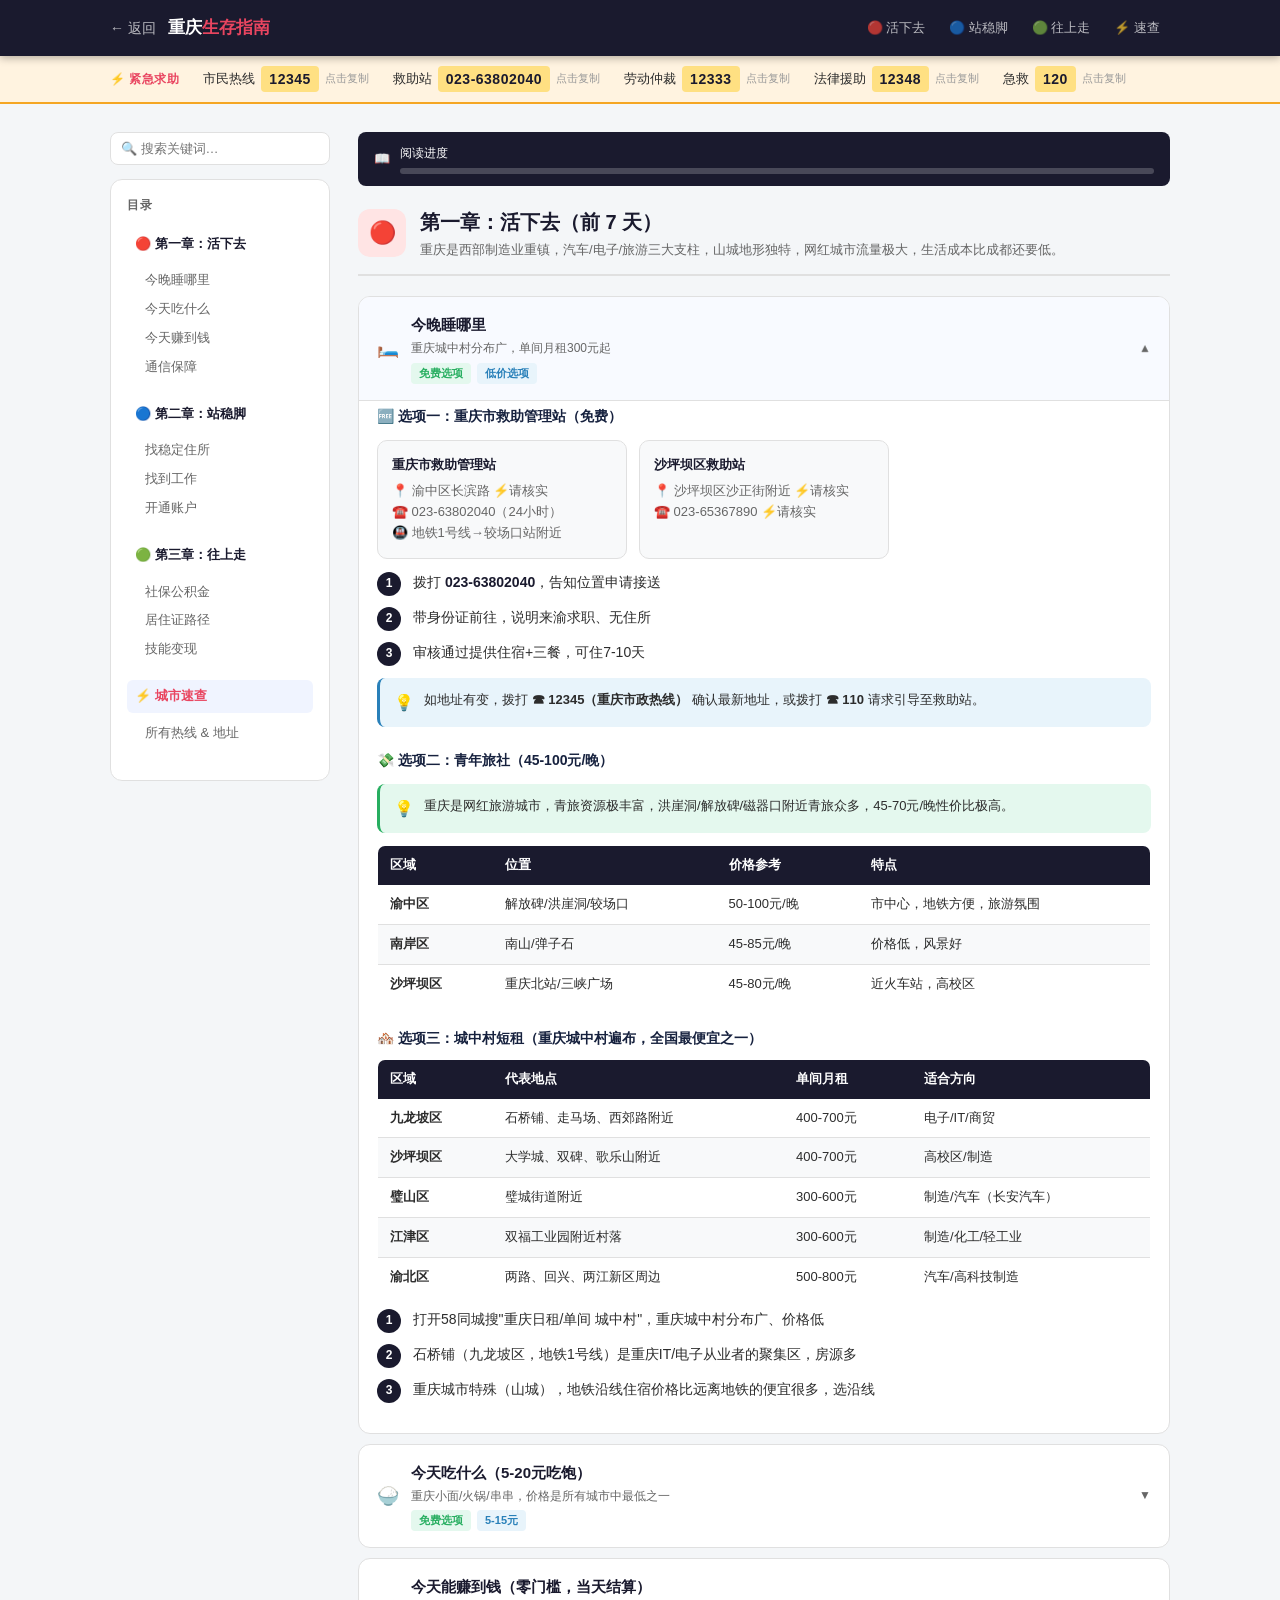
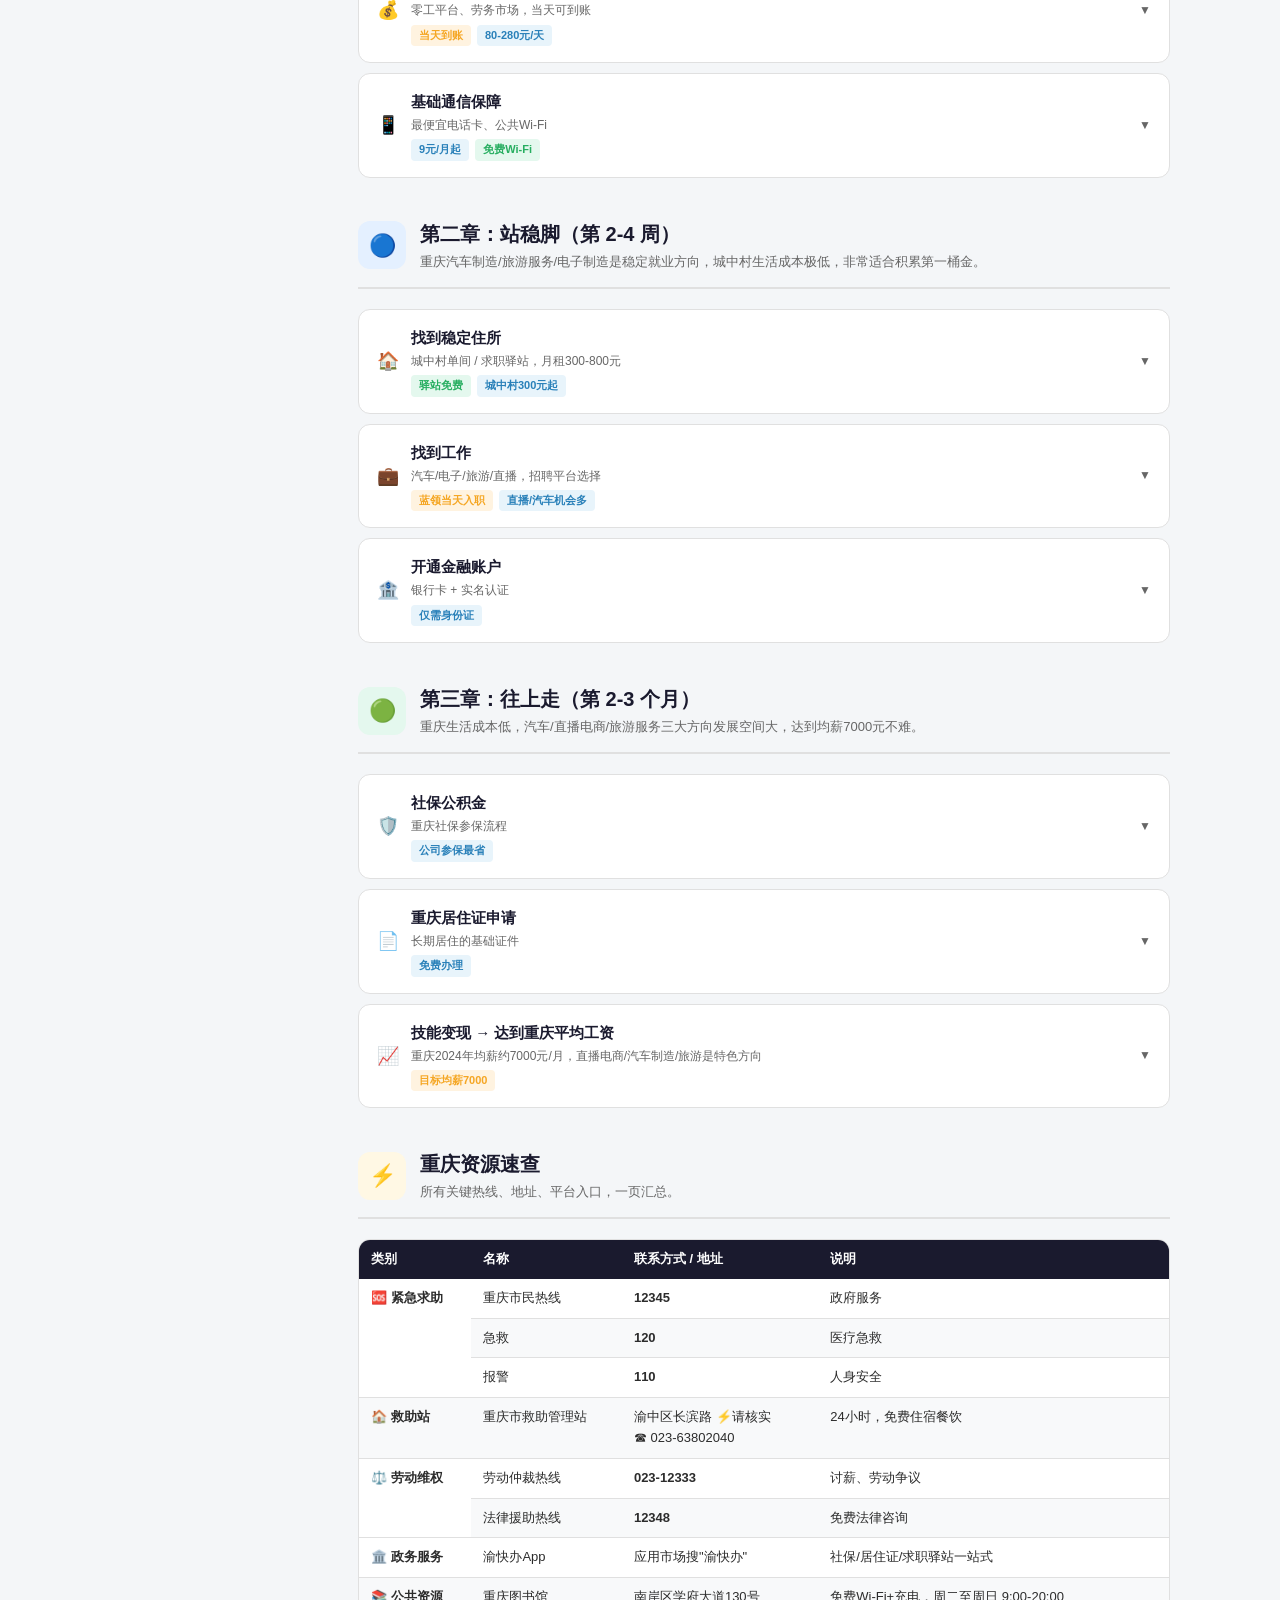
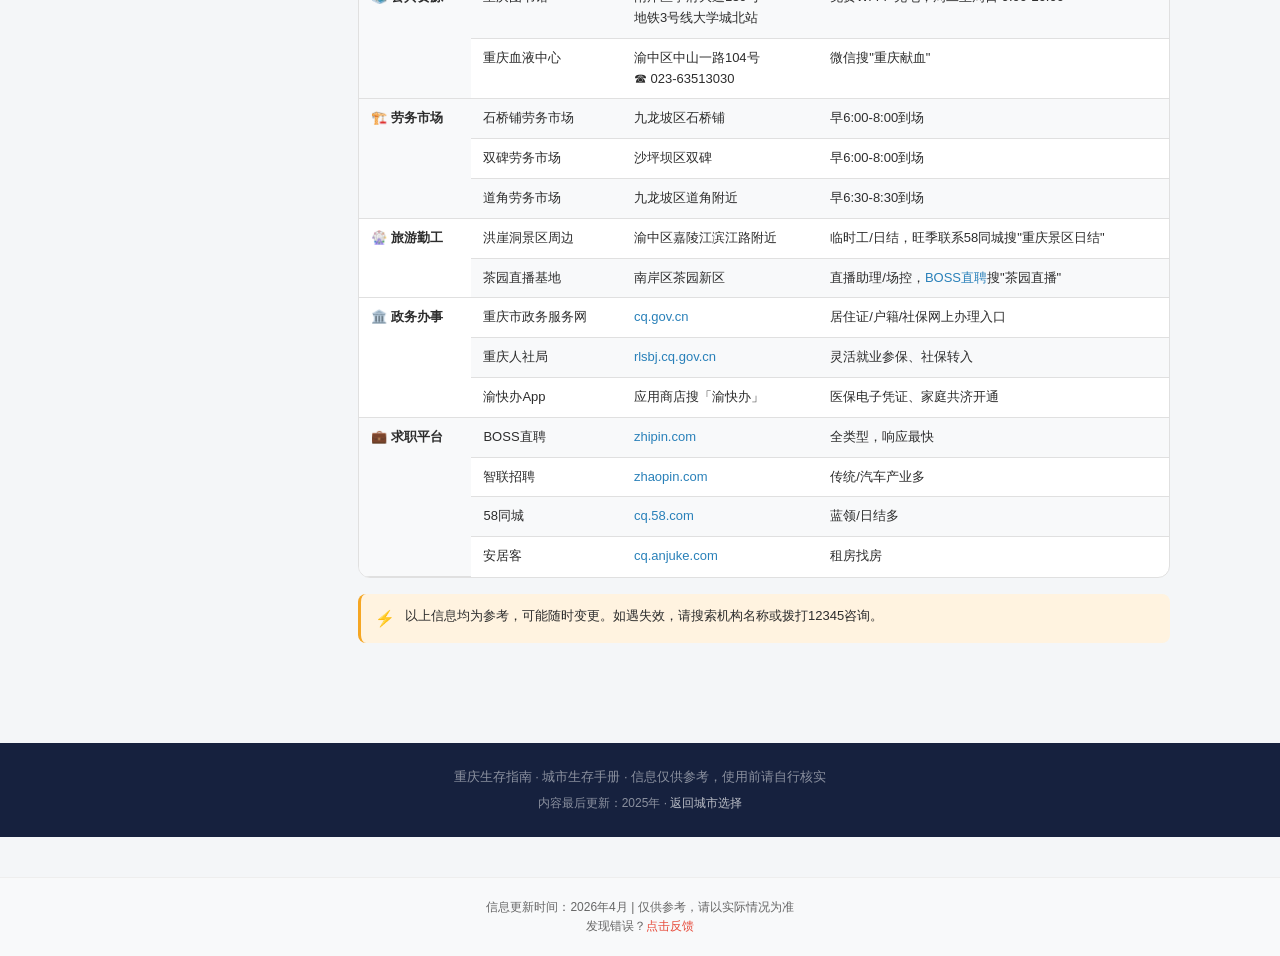
<file: cities/chongqing.html>
<!DOCTYPE html>
<html lang="zh-CN">
<head>
  <meta charset="UTF-8">
  <meta name="viewport" content="width=device-width, initial-scale=1.0, maximum-scale=1.0, user-scalable=no">
  <title>重庆生存指南 — 从零开始，达到城市平均工资</title>
  <meta name="description" content="重庆城市生存详细指南：住所、食物、赚钱、找工作、社保，从0到月入均薪7000元。">
  <link rel="stylesheet" href="../assets/style.css">
</head>
<body data-city="chongqing">
<header class="city-header">
  <div class="inner">
    <a href="../index.html" class="back-btn" target="_blank">← 返回</a>
    <div class="city-header-title">重庆<span>生存指南</span></div>
    <nav class="chapter-nav">
      <a href="#chapter1">🔴 活下去</a>
      <a href="#chapter2">🔵 站稳脚</a>
      <a href="#chapter3">🟢 往上走</a>
      <a href="#resources">⚡ 速查</a>
    </nav>
  </div>
</header>
<div class="emergency-bar">
  <div class="inner">
    <span class="emergency-label">⚡ 紧急求助</span>
    <div class="emergency-item"><span>市民热线</span><span class="num">12345</span><span class="copy-hint">点击复制</span></div>
    <div class="emergency-item"><span>救助站</span><span class="num">023-63802040</span><span class="copy-hint">点击复制</span></div>
    <div class="emergency-item"><span>劳动仲裁</span><span class="num">12333</span><span class="copy-hint">点击复制</span></div>
    <div class="emergency-item"><span>法律援助</span><span class="num">12348</span><span class="copy-hint">点击复制</span></div>
    <div class="emergency-item"><span>急救</span><span class="num">120</span><span class="copy-hint">点击复制</span></div>
  </div>
</div>
<div class="city-layout">
  <aside class="sidebar">
    <div class="search-box"><input type="text" id="search-input" placeholder="🔍 搜索关键词…"></div>
    <div class="sidebar-toc">
      <h4>目录</h4>
      <div class="toc-chapter"><div class="toc-chapter-title" data-href="#chapter1">🔴 第一章：活下去</div><div class="toc-items"><a class="toc-item" href="#acc-sleep" target="_blank">今晚睡哪里</a><a class="toc-item" href="#acc-food" target="_blank">今天吃什么</a><a class="toc-item" href="#acc-earn" target="_blank">今天赚到钱</a><a class="toc-item" href="#acc-comm" target="_blank">通信保障</a></div></div>
      <div class="toc-chapter"><div class="toc-chapter-title" data-href="#chapter2">🔵 第二章：站稳脚</div><div class="toc-items"><a class="toc-item" href="#acc-house" target="_blank">找稳定住所</a><a class="toc-item" href="#acc-job" target="_blank">找到工作</a><a class="toc-item" href="#acc-bank" target="_blank">开通账户</a></div></div>
      <div class="toc-chapter"><div class="toc-chapter-title" data-href="#chapter3">🟢 第三章：往上走</div><div class="toc-items"><a class="toc-item" href="#acc-social" target="_blank">社保公积金</a><a class="toc-item" href="#acc-resident" target="_blank">居住证路径</a><a class="toc-item" href="#acc-skill" target="_blank">技能变现</a></div></div>
      <div class="toc-chapter"><div class="toc-chapter-title" data-href="#resources">⚡ 城市速查</div><div class="toc-items"><a class="toc-item" href="#resources" target="_blank">所有热线 &amp; 地址</a></div></div>
    </div>
  </aside>
  <main class="content-area">
    <div class="progress-hint"><span>📖</span><div style="flex:1"><div style="font-size:12px;margin-bottom:4px;" class="progress-text">阅读进度</div><div class="progress-bar-outer"><div class="progress-bar-inner" style="width:0%"></div></div></div></div>

    <section class="chapter" id="chapter1">
      <div class="chapter-header">
        <div class="chapter-icon red">🔴</div>
        <div class="chapter-title">
          <h2>第一章：活下去（前 7 天）</h2>
          <p>重庆是西部制造业重镇，汽车/电子/旅游三大支柱，山城地形独特，网红城市流量极大，生活成本比成都还要低。</p>
        </div>
      </div>
      <div class="accordion-group">

        <div class="accordion" id="acc-sleep">
          <div class="accordion-header">
            <span class="acc-icon">🛏️</span>
            <div class="acc-title-block"><div class="acc-title">今晚睡哪里</div><div class="acc-sub">重庆城中村分布广，单间月租300元起</div><div class="acc-tags"><span class="acc-tag free">免费选项</span><span class="acc-tag cheap">低价选项</span></div></div>
            <span class="acc-arrow">▼</span>
          </div>
          <div class="accordion-body"><div class="accordion-body-inner">
            <div class="content-block">
              <div class="block-title">🆓 选项一：重庆市救助管理站（免费）</div>
              <div class="info-cards">
                <div class="info-card"><div class="ic-title">重庆市救助管理站</div><div class="ic-body">📍 渝中区长滨路 ⚡请核实<br>☎️ 023-63802040（24小时）<br>🚇 地铁1号线→较场口站附近</div></div>
                <div class="info-card"><div class="ic-title">沙坪坝区救助站</div><div class="ic-body">📍 沙坪坝区沙正街附近 ⚡请核实<br>☎️ 023-65367890 ⚡请核实</div></div>
              </div>
              <div class="steps">
                <div class="step"><span class="step-num">1</span><div class="step-content">拨打 <strong>023-63802040</strong>，告知位置申请接送</div></div>
                <div class="step"><span class="step-num">2</span><div class="step-content">带身份证前往，说明来渝求职、无住所</div></div>
                <div class="step"><span class="step-num">3</span><div class="step-content">审核通过提供住宿+三餐，可住7-10天</div></div>
              </div>
              <div class="alert info">
                <span class="alert-icon">💡</span>
                <div class="alert-content">如地址有变，拨打 <strong>☎ 12345（重庆市政热线）</strong> 确认最新地址，或拨打 <strong>☎ 110</strong> 请求引导至救助站。</div>
              </div>
            </div>
            <div class="content-block">
              <div class="block-title">💸 选项二：青年旅社（45-100元/晚）</div>
              <div class="alert success"><span class="alert-icon">💡</span><div class="alert-content">重庆是网红旅游城市，青旅资源极丰富，洪崖洞/解放碑/磁器口附近青旅众多，45-70元/晚性价比极高。</div></div>
              <div class="table-wrap"><table class="data-table">
                <thead><tr><th>区域</th><th>位置</th><th>价格参考</th><th>特点</th></tr></thead>
                <tbody>
                  <tr><td><strong>渝中区</strong></td><td>解放碑/洪崖洞/较场口</td><td>50-100元/晚</td><td>市中心，地铁方便，旅游氛围</td></tr>
                  <tr><td><strong>南岸区</strong></td><td>南山/弹子石</td><td>45-85元/晚</td><td>价格低，风景好</td></tr>
                  <tr><td><strong>沙坪坝区</strong></td><td>重庆北站/三峡广场</td><td>45-80元/晚</td><td>近火车站，高校区</td></tr>
                </tbody>
              </table></div>
            </div>
            <div class="content-block">
              <div class="block-title">🏘️ 选项三：城中村短租（重庆城中村遍布，全国最便宜之一）</div>
              <div class="table-wrap"><table class="data-table">
                <thead><tr><th>区域</th><th>代表地点</th><th>单间月租</th><th>适合方向</th></tr></thead>
                <tbody>
                  <tr><td><strong>九龙坡区</strong></td><td>石桥铺、走马场、西郊路附近</td><td>400-700元</td><td>电子/IT/商贸</td></tr>
                  <tr><td><strong>沙坪坝区</strong></td><td>大学城、双碑、歌乐山附近</td><td>400-700元</td><td>高校区/制造</td></tr>
                  <tr><td><strong>璧山区</strong></td><td>璧城街道附近</td><td>300-600元</td><td>制造/汽车（长安汽车）</td></tr>
                  <tr><td><strong>江津区</strong></td><td>双福工业园附近村落</td><td>300-600元</td><td>制造/化工/轻工业</td></tr>
                  <tr><td><strong>渝北区</strong></td><td>两路、回兴、两江新区周边</td><td>500-800元</td><td>汽车/高科技制造</td></tr>
                </tbody>
              </table></div>
              <div class="steps">
                <div class="step"><span class="step-num">1</span><div class="step-content">打开58同城搜"重庆日租/单间 城中村"，重庆城中村分布广、价格低</div></div>
                <div class="step"><span class="step-num">2</span><div class="step-content">石桥铺（九龙坡区，地铁1号线）是重庆IT/电子从业者的聚集区，房源多</div></div>
                <div class="step"><span class="step-num">3</span><div class="step-content">重庆城市特殊（山城），地铁沿线住宿价格比远离地铁的便宜很多，选沿线</div></div>
              </div>
            </div>
          </div></div>
        </div>

        <div class="accordion" id="acc-food">
          <div class="accordion-header">
            <span class="acc-icon">🍚</span>
            <div class="acc-title-block"><div class="acc-title">今天吃什么（5-20元吃饱）</div><div class="acc-sub">重庆小面/火锅/串串，价格是所有城市中最低之一</div><div class="acc-tags"><span class="acc-tag free">免费选项</span><span class="acc-tag cheap">5-15元</span></div></div>
            <span class="acc-arrow">▼</span>
          </div>
          <div class="accordion-body"><div class="accordion-body-inner">
            <div class="content-block">
              <div class="block-title">🎓 选项一：高校食堂（4-10元/餐）</div>
              <div class="table-wrap"><table class="data-table">
                <thead><tr><th>学校</th><th>地址</th><th>进入方式</th><th>价格参考</th></tr></thead>
                <tbody>
                  <tr><td><strong>重庆工商大学</strong></td><td>南岸区学府大道19号</td><td>相对开放</td><td>4-8元/餐</td></tr>
                  <tr><td><strong>重庆科技学院</strong></td><td>沙坪坝区大学城中路20号</td><td>大学城较开放</td><td>4-8元/餐</td></tr>
                  <tr><td><strong>重庆文理学院</strong></td><td>永川区红河大道319号</td><td>较为开放</td><td>4-8元/餐</td></tr>
                  <tr><td><strong>重庆交通大学</strong></td><td>南岸区学府大道66号</td><td>相对开放</td><td>4-8元/餐</td></tr>
                </tbody>
              </table></div>
            </div>
            <div class="content-block">
              <div class="block-title">🌶️ 重庆特色低价美食（全国性价比最高之一）</div>
              <div class="alert success"><span class="alert-icon">💡</span><div class="alert-content">重庆美食便宜量大！一碗重庆小面6-8元，路边串串1-2元/串，平均一天吃饭15元以内就能吃得非常满足。</div></div>
              <div class="table-wrap"><table class="data-table">
                <thead><tr><th>食物</th><th>价格</th><th>哪里找</th></tr></thead>
                <tbody>
                  <tr><td><strong>重庆小面</strong></td><td>6-12元/碗</td><td>遍布全市，城中村路边面馆最正宗</td></tr>
                  <tr><td><strong>路边串串香</strong></td><td>1-2元/串</td><td>全市遍布，南岸区/九龙坡城中村</td></tr>
                  <tr><td><strong>酸辣粉</strong></td><td>6-10元/碗</td><td>城中村早点摊，量大价实</td></tr>
                  <tr><td><strong>食堂快餐盒饭</strong></td><td>8-12元</td><td>石桥铺/双碑附近工厂区饭馆</td></tr>
                  <tr><td><strong>火锅（低配版）</strong></td><td>25-40元/人</td><td>大学城附近平价火锅，人均30元内吃爽</td></tr>
                </tbody>
              </table></div>
            </div>
            <div class="content-block">
              <div class="block-title">🏪 临期食品 &amp; 便利店折扣</div>
              <div class="steps">
                <div class="step"><span class="step-num">1</span><div class="step-content">高德搜"好特卖"，重庆渝中/九龙坡/沙坪坝均有门店</div></div>
                <div class="step"><span class="step-num">2</span><div class="step-content">重庆超市（永辉/大润发）每天晚8点后打折临期食品</div></div>
                <div class="step"><span class="step-num">3</span><div class="step-content">石桥铺、双碑菜市场价格极低</div></div>
              </div>
            </div>
          </div></div>
        </div>

        <div class="accordion" id="acc-earn">
          <div class="accordion-header">
            <span class="acc-icon">💰</span>
            <div class="acc-title-block"><div class="acc-title">今天能赚到钱（零门槛，当天结算）</div><div class="acc-sub">零工平台、劳务市场，当天可到账</div><div class="acc-tags"><span class="acc-tag fast">当天到账</span><span class="acc-tag cheap">80-280元/天</span></div></div>
            <span class="acc-arrow">▼</span>
          </div>
          <div class="accordion-body"><div class="accordion-body-inner">
            <div class="content-block">
              <div class="block-title">📱 方案一：零工平台</div>
              <div class="table-wrap"><table class="data-table">
                <thead><tr><th>平台</th><th>工作类型</th><th>日收入参考</th><th>注册入口</th></tr></thead>
                <tbody>
                  <tr><td><strong>美团跑腿众包</strong></td><td>帮买帮送</td><td>80-230元</td><td>微信搜"美团跑腿"</td></tr>
                  <tr><td><strong>闪送骑手</strong></td><td>同城急送</td><td>100-300元</td><td><a href="https://www.ishansong.com/" target="_blank">闪送</a>App</td></tr>
                  <tr><td><strong>货拉拉帮手</strong></td><td>搬家协助</td><td>80-180元</td><td>货拉拉App</td></tr>
                  <tr><td><strong>美团/饿了么骑手</strong></td><td>外卖配送</td><td>80-230元</td><td>美团App→骑手</td></tr>
                  <tr><td><strong>58速聘日结</strong></td><td>各类日结工</td><td>80-180元</td><td>58同城App</td></tr>
                </tbody>
              </table></div>
              <div class="alert info"><span class="alert-icon">💡</span><div class="alert-content"><strong>重庆特色：</strong>重庆地形复杂（山城），外卖/跑腿因为爬坡困难，骑手收入相对更高；洪崖洞/解放碑旅游区对景区服务、促销临时工需求大。</div></div>
            </div>
            <div class="content-block">
              <div class="block-title">🏗️ 方案二：劳务市场（当天现结）</div>
              <div class="table-wrap"><table class="data-table">
                <thead><tr><th>地点</th><th>地址</th><th>最佳到达时间</th><th>日结参考</th></tr></thead>
                <tbody>
                  <tr><td><strong>石桥铺劳务市场</strong></td><td>九龙坡区石桥铺附近</td><td>早上 6:00-8:00</td><td>100-200元</td></tr>
                  <tr><td><strong>双碑劳务市场</strong></td><td>沙坪坝区双碑附近</td><td>早上 6:00-8:00</td><td>100-200元</td></tr>
                  <tr><td><strong>道角劳务市场</strong></td><td>九龙坡区道角附近</td><td>早上 6:30-8:30</td><td>100-200元</td></tr>
                </tbody>
              </table></div>
            </div>
            <div class="content-block">
              <div class="block-title">🩸 方案三：无偿献血（补贴约100-400元）⚡</div>
              <div class="table-wrap"><table class="data-table">
                <thead><tr><th>献血点</th><th>地址</th><th>开放时间</th></tr></thead>
                <tbody>
                  <tr><td><strong>重庆血液中心</strong></td><td>渝中区中山一路104号，☎ 023-63513030</td><td>周一至周日 8:30-17:00</td></tr>
                  <tr><td><strong>解放碑献血屋</strong></td><td>渝中区解放碑步行街附近</td><td>9:00-17:00</td></tr>
                  <tr><td><strong>观音桥献血点</strong></td><td>江北区观音桥步行街附近</td><td>9:00-17:00</td></tr>
                </tbody>
              </table></div>
            </div>
          </div></div>
        </div>

        <div class="accordion" id="acc-comm">
          <div class="accordion-header">
            <span class="acc-icon">📱</span>
            <div class="acc-title-block"><div class="acc-title">基础通信保障</div><div class="acc-sub">最便宜电话卡、公共Wi-Fi</div><div class="acc-tags"><span class="acc-tag cheap">9元/月起</span><span class="acc-tag free">免费Wi-Fi</span></div></div>
            <span class="acc-arrow">▼</span>
          </div>
          <div class="accordion-body"><div class="accordion-body-inner">
            <div class="content-block">
              <div class="block-title">📲 电话卡 + Wi-Fi + 充电</div>
              <div class="table-wrap"><table class="data-table">
                <thead><tr><th>场所/方式</th><th>说明</th><th>费用</th></tr></thead>
                <tbody>
                  <tr><td><strong>中国电信/移动/联通</strong></td><td>9元月套餐，带身份证到营业厅</td><td>9元/月</td></tr>
                  <tr><td><strong>重庆图书馆</strong></td><td>免费Wi-Fi+充电，南岸区学府大道130号，9:00-20:00</td><td>免费</td></tr>
                  <tr><td><strong>重庆地铁站</strong></td><td>主要站点有免费Wi-Fi</td><td>免费</td></tr>
                  <tr><td><strong>洪崖洞景区</strong></td><td>旅游景区有免费Wi-Fi覆盖</td><td>免费</td></tr>
                  <tr><td><strong>麦当劳/肯德基</strong></td><td>点餐后免费Wi-Fi+充电</td><td>13元起消费</td></tr>
                </tbody>
              </table></div>
              <div class="alert success"><span class="alert-icon">✅</span><div class="alert-content"><strong>推荐：重庆图书馆</strong>（地铁3号线大学城北站，南岸区学府大道130号），免费Wi-Fi+充电，周二至周日 9:00-20:00。</div></div>
            </div>
          </div></div>
        </div>

      </div>
    </section>

    <section class="chapter" id="chapter2">
      <div class="chapter-header">
        <div class="chapter-icon blue">🔵</div>
        <div class="chapter-title"><h2>第二章：站稳脚（第 2-4 周）</h2><p>重庆汽车制造/旅游服务/电子制造是稳定就业方向，城中村生活成本极低，非常适合积累第一桶金。</p></div>
      </div>
      <div class="accordion-group">

        <div class="accordion" id="acc-house">
          <div class="accordion-header">
            <span class="acc-icon">🏠</span>
            <div class="acc-title-block"><div class="acc-title">找到稳定住所</div><div class="acc-sub">城中村单间 / 求职驿站，月租300-800元</div><div class="acc-tags"><span class="acc-tag free">驿站免费</span><span class="acc-tag cheap">城中村300元起</span></div></div>
            <span class="acc-arrow">▼</span>
          </div>
          <div class="accordion-body"><div class="accordion-body-inner">
            <div class="content-block">
              <div class="block-title">🏢 选项一：重庆求职驿站（免费）⚡</div>
              <div class="info-cards">
                <div class="info-card"><div class="ic-title">各区人社局热线 ⚡</div><div class="ic-body">渝中区：023-63862000 ⚡请核实<br>九龙坡区：023-68629000 ⚡请核实<br>沙坪坝区：023-65302345 ⚡请核实<br>市人社局：023-12333</div></div>
              </div>
              <div class="steps">
                <div class="step"><span class="step-num">1</span><div class="step-content">打开<strong>渝快办App</strong>（重庆政务服务），搜索"求职驿站"</div></div>
                <div class="step"><span class="step-num">2</span><div class="step-content">或拨打023-12333咨询名额</div></div>
              </div>
            </div>
            <div class="content-block">
              <div class="block-title">🏘️ 选项二：城中村/郊区合租（月租300-800元）</div>
              <div class="table-wrap"><table class="data-table">
                <thead><tr><th>区域</th><th>代表地点</th><th>合租价格</th><th>通勤参考</th></tr></thead>
                <tbody>
                  <tr><td><strong>九龙坡区</strong></td><td>石桥铺、走马场</td><td>400-700元</td><td>地铁1号线，IT/电子聚集区</td></tr>
                  <tr><td><strong>沙坪坝区</strong></td><td>大学城、双碑</td><td>400-700元</td><td>地铁1号线，高校区</td></tr>
                  <tr><td><strong>璧山区</strong></td><td>璧城街道</td><td>300-600元</td><td>轨道交通璧山线，制造业</td></tr>
                  <tr><td><strong>渝北区</strong></td><td>两路、回兴</td><td>500-800元</td><td>地铁3号线，两江新区</td></tr>
                </tbody>
              </table></div>
              <div class="link-btns">
                <a href="https://cq.anjuke.com" target="_blank" class="link-btn outline">🏠 安居客重庆</a>
                <a href="https://cq.58.com" target="_blank" class="link-btn outline">📋 58同城重庆</a>
              </div>
            </div>
          </div></div>
        </div>

        <div class="accordion" id="acc-job">
          <div class="accordion-header">
            <span class="acc-icon">💼</span>
            <div class="acc-title-block"><div class="acc-title">找到工作</div><div class="acc-sub">汽车/电子/旅游/直播，招聘平台选择</div><div class="acc-tags"><span class="acc-tag fast">蓝领当天入职</span><span class="acc-tag cheap">直播/汽车机会多</span></div></div>
            <span class="acc-arrow">▼</span>
          </div>
          <div class="accordion-body"><div class="accordion-body-inner">
            <div class="content-block">
              <div class="block-title">💰 重庆：第一周怎么挣到钱（零经验可操作）</div>
              <div class="alert success"><span class="alert-icon">⚡</span><div class="alert-content"><strong>重庆当天见钱最快的4条路：</strong>美团/饿了么骑手（注册即接单，重庆复杂地形让骑手收入比平地城市高）、洪崖洞/解放碑景区临时工（直接去商管公司问）、江北区建筑工地力工（劳务市场早6点）、58同城日结保洁。重庆生活成本全国最低之一，城中村月租最低300元，熬过第一周压力极小。</div></div>
              <div class="table-wrap"><table class="data-table">
                <thead><tr><th>方式</th><th>门槛</th><th>日收入</th><th>启动方法</th></tr></thead>
                <tbody>
                  <tr><td><strong>外卖骑手（重庆地形加成）</strong></td><td>手机+身份证+电动车</td><td>150-350元/天</td><td><a href="https://h5.meituan.com/rider/" target="_blank">美团骑手注册</a>，重庆山城地形导致骑手单价比平地城市高10-20%</td></tr>
                  <tr><td><strong>洪崖洞/解放碑景区帮工</strong></td><td>无经验，勤快即可</td><td>100-200元/天</td><td>渝中区洪崖洞/解放碑步行街各商铺直接进门问；节假日缺人最多</td></tr>
                  <tr><td><strong>建筑工地力工</strong></td><td>体力好即可</td><td>150-280元/天现结</td><td>江北区观音桥劳务市场；渝中区劳务集散点，早6点到场</td></tr>
                  <tr><td><strong>日结保洁/搬家</strong></td><td>无经验</td><td>120-220元/天</td><td>58同城搜「重庆日结保洁/力工」</td></tr>
                </tbody>
              </table></div>
              <div class="step-guide">
                <div class="step-title">📱 第一天行动清单（按顺序做）</div>
                <div class="step-item">
                  <span class="step-num">1</span>
                  <div class="step-content"><strong>注册美团/饿了么骑手</strong>：打开 <a href="https://e.meituan.com/mrmcat/new/login" target="_blank">美团骑手APP</a> 注册，上传身份证，审核2-4小时。重庆地形复杂，优先选电动车配送，单均比平地城市高5-10元</div>
                </div>
                <div class="step-item">
                  <span class="step-num">2</span>
                  <div class="step-content"><strong>洪崖洞/解放碑找临时工</strong>：步行至解放碑商圈，直接进商场负一层餐饮区问"有没有招临时工/帮工"，日结150-200元，当天可上岗</div>
                </div>
                <div class="step-item">
                  <span class="step-num">3</span>
                  <div class="step-content"><strong>劳务市场早市</strong>：前往<a href="https://map.baidu.com/search/重庆劳务市场" target="_blank">观音桥劳务市场</a>（每日6:00-9:00）或南坪劳务市场，现场报名当日可出工，日结工资120-180元</div>
                </div>
                <div class="step-item">
                  <span class="step-num">4</span>
                  <div class="step-content"><strong>山城步道导览兼职</strong>：如普通话标准，可在洪崖洞/磁器口景区附近举牌招揽散客拼团，带1-2小时步道导览100-200元，无需证书</div>
                </div>
                <div class="step-item">
                  <span class="step-num">5</span>
                  <div class="step-content"><strong>当天收入目标</strong>：骑手≥80元（5-6单）；餐饮帮工日结≈150元；导览≈100-200元/次；选最快到手现金的那条路</div>
                </div>
              </div>
            </div>
            <div class="content-block">
              <div class="block-title">🔧 蓝领稳定岗位（月薪3200-7000元）</div>
              <div class="alert info"><span class="alert-icon">ℹ️</span><div class="alert-content">重庆蓝领特色：<strong>汽车产业全国第一（长安/赛力斯/吉利）</strong>，汽车厂岗位薪资远高于其他制造业，是重庆蓝领的最优选择。旅游业提供大量稳定岗位，洪崖洞/磁器口/解放碑等景区全年旺季。</div></div>
              <div class="table-wrap"><table class="data-table">
                <thead><tr><th>岗位</th><th>月薪范围</th><th>是否含住</th><th>招聘入口</th></tr></thead>
                <tbody>
                  <tr><td><strong>汽车工厂（长安/赛力斯/吉利）</strong></td><td>4,500-8,000元</td><td>含住含餐</td><td>两江新区/九龙坡区（长安总部）劳务市场；<a href="https://www.zhipin.com/" target="_blank">BOSS直聘</a>搜「重庆汽车工厂」</td></tr>
                  <tr><td><strong>快递员（顺丰/京东/菜鸟）</strong></td><td>4,500-8,000元</td><td>部分含住</td><td><a href="https://www.zhipin.com/" target="_blank">BOSS直聘</a>/顺丰官网，重庆快递用量大</td></tr>
                  <tr><td><strong>景区/旅游区服务（全年旺季）</strong></td><td>3,200-5,500元</td><td>多含住含餐</td><td>洪崖洞/磁器口/南岸区南山直招；<a href="https://www.zhipin.com/" target="_blank">BOSS直聘</a>搜「重庆旅游服务」</td></tr>
                  <tr><td><strong>电子厂（两江新区/渝北区）</strong></td><td>4,000-6,500元</td><td>多含住含餐</td><td>渝北区/两江新区工厂，<a href="https://www.zhipin.com/" target="_blank">BOSS直聘</a>搜「重庆电子厂」</td></tr>
                  <tr><td><strong>餐饮/后厨（火锅产业链）</strong></td><td>3,500-6,000元</td><td>多含住含餐</td><td>重庆火锅店全国最密，<a href="https://cq.58.com" target="_blank">58同城</a>/<a href="https://www.zhipin.com/" target="_blank">BOSS直聘</a>搜「重庆火锅服务/后厨」；学会炒料是加薪捷径</td></tr>
                </tbody>
              </table></div>
              <div class="steps">
                <div class="step"><span class="step-num">1</span><div class="step-content"><strong>劳务市场地址：</strong>江北区观音桥劳务市场（普工/建筑集中）；九龙坡区杨家坪劳务市场（汽车工厂集中）；渝北区双龙湖劳务市场</div></div>
                <div class="step"><span class="step-num">2</span><div class="step-content"><strong>火锅产业链的隐藏机会：</strong>重庆火锅产业年产值超千亿，除了服务员还需要供应链（辣椒采购/食材配送）、加盟培训等岗位，是普通人弯道超车的好赛道——学会炒料一个月速成可自己开店</div></div>
              </div>
            </div>
            <div class="alert warning" style="margin-top: 16px;">
              <span class="alert-icon">⚠️</span>
              <div class="alert-content"><strong>防骗提醒：</strong>凡是要先交钱的（培训费、押金、服装费），都是骗子！正规单位不会让你先付钱。遇到可疑情况，拨打 ☎ 110 或 ☎ 12333 劳动监察热线。</div>
            </div>
            <div class="content-block">
              <div class="block-title">🎡 重庆特色机会：旅游区临时工 + 直播电商（全国独有）</div>
              <div class="alert success"><span class="alert-icon">💡</span><div class="alert-content"><strong>重庆是全国网红旅游城市中商业开发最成熟的。</strong>洪崖洞/解放碑/轻轨穿楼/山城步道每年吸引数千万游客，这些流量带来大量临时性商业岗位。茶园/渝北还有直播基地，是做直播电商的好地方。</div></div>
              <div class="table-wrap"><table class="data-table">
                <thead><tr><th>岗位</th><th>收入参考</th><th>特点</th><th>入口</th></tr></thead>
                <tbody>
                  <tr><td><strong>景区拍照向导/摄影协助</strong></td><td>100-400元/天</td><td>熟悉打卡地点即可</td><td>小红书/抖音搜「重庆旅拍助手」；洪崖洞/一棵树观景台周边聚集</td></tr>
                  <tr><td><strong>旅游区摆摊（重庆文化周边）</strong></td><td>200-800元/天（旺季）</td><td>需城管许可，旺季竞争大</td><td>先了解解放碑/磁器口摊位申请渠道；或加入已有商户帮忙</td></tr>
                  <tr><td><strong>茶园/渝北直播基地助播</strong></td><td>3,500-7,000元/月</td><td>无需经验，公司培训</td><td><a href="https://www.zhipin.com/" target="_blank">BOSS直聘</a>搜「重庆直播助手/主播」；茶园新区有多个直播产业园</td></tr>
                  <tr><td><strong>山城步道导览/城市探索向导</strong></td><td>200-500元/次</td><td>兼职，会重庆历史加分</td><td><a href="https://www.dianping.com/" target="_blank">大众点评</a>/抖音开「本地向导」账号；或加入重庆本地探索类博主团队</td></tr>
                </tbody>
              </table></div>
            </div>
            <div class="content-block">
              <div class="block-title">🚀 灵活变现路（自雇/接单，无需固定雇主）</div>
              <div class="alert info"><span class="alert-icon">💡</span><div class="alert-content">重庆最大优势：<strong>山城地形让外卖骑手收入比平地城市高10-20%（单价补贴更高），同时旅游流量带来大量灵活用工机会。</strong></div></div>
              <div class="table-wrap"><table class="data-table">
                <thead><tr><th>方式</th><th>月收入区间</th><th>启动门槛</th><th>平台/入口</th></tr></thead>
                <tbody>
                  <tr><td><strong>外卖骑手（全职，重庆地形加成）</strong></td><td>5,000-11,000元</td><td>电动车+手机</td><td><a href="https://h5.meituan.com/rider/" target="_blank">美团骑手</a>，山城地形单价高，渝中/江北单量大</td></tr>
                  <tr><td><strong>旅游向导/重庆私导</strong></td><td>3,000-10,000元</td><td>熟悉重庆打卡地</td><td><a href="https://www.dianping.com/" target="_blank">大众点评</a>/小红书开「重庆私家导游」；洪崖洞/磁器口/一棵树观景台私导单次300-600元</td></tr>
                  <tr><td><strong>景区旅拍/摄影接单</strong></td><td>3,000-15,000元</td><td>会摄影</td><td>洪崖洞/轻轨穿楼/解放碑旅拍需求极大，节假日旺季可日接5+单；小红书引流</td></tr>
                  <tr><td><strong>代驾（滴滴代驾）</strong></td><td>3,500-9,000元</td><td>驾照+折叠车</td><td><a href="https://daijia.didiglobal.com/" target="_blank">滴滴代驾</a>，重庆火锅文化浓，夜晚饮酒聚会多，代驾需求旺盛</td></tr>
                  <tr><td><strong>货拉拉司机</strong></td><td>6,000-14,000元</td><td>货车/面包车+驾照</td><td><a href="https://www.huolala.cn/" target="_blank">货拉拉</a>，重庆工厂/企业迁移需求大</td></tr>
                  <tr><td><strong>技能接单（直播/短视频剪辑）</strong></td><td>3,000-15,000元</td><td>会剪辑/直播运营</td><td><a href="https://www.zbj.com/" target="_blank">猪八戒</a>/<a href="https://www.zhipin.com/" target="_blank">BOSS直聘</a>接外包；重庆直播内容需求快速增长</td></tr>
                </tbody>
              </table></div>
            </div>
            <div class="content-block">
              <div class="block-title">🏪 小本创业路（重庆特色低门槛机会）</div>
              <div class="alert success"><span class="alert-icon">💡</span><div class="alert-content"><strong>重庆创业最大红利：全国顶流旅游城市+火锅产业链。</strong>旅游打卡地周边的任何小生意都有稳定客流；火锅供应链成熟，开火锅店的门槛比其他城市低得多。</div></div>
              <div class="table-wrap"><table class="data-table">
                <thead><tr><th>方向</th><th>启动成本</th><th>月收入潜力</th><th>操作要点</th></tr></thead>
                <tbody>
                  <tr><td><strong>旅游区摆摊/特产零售</strong></td><td>500-3,000元</td><td>3,000-15,000元</td><td>洪崖洞/磁器口/解放碑周边；重庆特产（火锅底料/江湖菜调料/陈麻花）游客购买意愿强</td></tr>
                  <tr><td><strong>景区旅拍工作室</strong></td><td>5,000-15,000元</td><td>8,000-30,000元</td><td>洪崖洞夜景/一棵树观景台/解放碑是全国最热旅拍地之一；旺季节假日日接单10+组</td></tr>
                  <tr><td><strong>火锅底料小作坊/网店</strong></td><td>2,000-8,000元</td><td>5,000-30,000元</td><td>重庆火锅底料配方易学，原材料成本低；在<a href="https://mobile.yangkeduo.com/" target="_blank">拼多多</a>/抖音开底料网店，重庆正宗火锅底料全国有稳定需求</td></tr>
                  <tr><td><strong>重庆旅游内容自媒体</strong></td><td>0元</td><td>0-50,000元（3-6个月）</td><td>洪崖洞/轻轨穿楼/山城步道在全平台是永久爆款题材；抖音/小红书/B站重庆旅游内容粉丝积累快</td></tr>
                  <tr><td><strong>城中村小火锅/串串档口</strong></td><td>5,000-15,000元</td><td>10,000-30,000元</td><td>渝中/江北城中村窗口租金低；重庆人人爱火锅，小门脸火锅店本地客户黏性极高，回本周期3-5个月</td></tr>
                </tbody>
              </table></div>
            </div>
            <div class="content-block">
              <div class="block-title">💻 白领入门路径（月薪4500-12000元）</div>
              <div class="alert success"><span class="alert-icon">💡</span><div class="alert-content"><strong>重庆白领机会集中在两江新区（汽车/科技）、渝北区（互联网/电商）、渝中区（金融/贸易）。</strong>重庆近年发展迅速，互联网岗位快速增加，但总体薪资比成都略低，优势是生活成本极低，存钱速度反而快。</div></div>
              <div class="table-wrap"><table class="data-table">
                <thead><tr><th>方向</th><th>入门月薪</th><th>核心区域</th><th>求职入口</th></tr></thead>
                <tbody>
                  <tr><td><strong>直播/短视频运营（重庆内容创业热）</strong></td><td>4,500-10,000元+提成</td><td>渝北区/茶园新区</td><td><a href="https://www.zhipin.com/" target="_blank">BOSS直聘</a>搜「重庆直播运营」；重庆旅游IP内容需求高</td></tr>
                  <tr><td><strong>汽车行业白领（销售/供应链/技术支持）</strong></td><td>5,000-12,000元</td><td>两江新区/九龙坡</td><td><a href="https://www.zhipin.com/" target="_blank">BOSS直聘</a>搜「重庆汽车销售/供应链」；长安/赛力斯白领岗位多</td></tr>
                  <tr><td><strong>互联网运营/电商</strong></td><td>4,500-9,000元</td><td>渝北区/江北区</td><td><a href="https://www.zhipin.com/" target="_blank">BOSS直聘</a>搜「重庆运营」；重庆本地互联网公司快速成长</td></tr>
                  <tr><td><strong>金融/保险销售</strong></td><td>底薪3,000+提成，上限高</td><td>渝中区解放碑金融街</td><td><a href="https://www.zhipin.com/" target="_blank">BOSS直聘</a>搜「重庆金融销售」；解放碑是西南最大金融集聚区之一</td></tr>
                  <tr><td><strong>旅游行业运营（文旅IP）</strong></td><td>4,000-8,000元</td><td>渝中区/南岸区</td><td><a href="https://www.zhipin.com/" target="_blank">BOSS直聘</a>搜「重庆旅游运营」；重庆文旅公司近年爆发式增长</td></tr>
                </tbody>
              </table></div>
              <div class="steps">
                <div class="step"><span class="step-num">1</span><div class="step-content"><strong>重庆3个月冲刺路径：</strong>第1个月景区帮工/骑手→在B站/抖音自学直播运营或汽车销售技巧→第2个月投直播运营助理/汽车销售岗→第3个月拿到工作，起薪4,500-6,000元，生活成本极低，净存钱能力强</div></div>
                <div class="step"><span class="step-num">2</span><div class="step-content"><strong>重庆平均工资参考：</strong>2024年重庆平均薪资约7,500-8,500元/月，汽车/互联网岗位高于平均。外地新人目标：第一年4,500-6,000元，生活成本低使实际生活质量不差</div></div>
              </div>
            </div>
          </div></div>
        </div>

        <div class="accordion" id="acc-bank">
          <div class="accordion-header">
            <span class="acc-icon">🏦</span>
            <div class="acc-title-block"><div class="acc-title">开通金融账户</div><div class="acc-sub">银行卡 + 实名认证</div><div class="acc-tags"><span class="acc-tag cheap">仅需身份证</span></div></div>
            <span class="acc-arrow">▼</span>
          </div>
          <div class="accordion-body"><div class="accordion-body-inner">
            <div class="content-block">
              <div class="block-title">🏧 开银行卡</div>
              <div class="steps">
                <div class="step"><span class="step-num">1</span><div class="step-content">高德搜"邮政储蓄银行"或"农业银行"，找最近网点</div></div>
                <div class="step"><span class="step-num">2</span><div class="step-content">带<strong>身份证原件</strong>，开借记卡，当天可用</div></div>
                <div class="step"><span class="step-num">3</span><div class="step-content">重庆还可选<strong>重庆农村商业银行</strong>（重庆本土银行，网点多，开户友好）</div></div>
              </div>
            </div>
          </div></div>
        </div>

      </div>
    </section>

    <section class="chapter" id="chapter3">
      <div class="chapter-header">
        <div class="chapter-icon green">🟢</div>
        <div class="chapter-title"><h2>第三章：往上走（第 2-3 个月）</h2><p>重庆生活成本低，汽车/直播电商/旅游服务三大方向发展空间大，达到均薪7000元不难。</p></div>
      </div>
      <div class="accordion-group">

        <div class="accordion" id="acc-social">
          <div class="accordion-header">
            <span class="acc-icon">🛡️</span>
            <div class="acc-title-block"><div class="acc-title">社保公积金</div><div class="acc-sub">重庆社保参保流程</div><div class="acc-tags"><span class="acc-tag cheap">公司参保最省</span></div></div>
            <span class="acc-arrow">▼</span>
          </div>
          <div class="accordion-body"><div class="accordion-body-inner">
            <div class="content-block">
              <div class="block-title">✅ 由公司参保</div>
              <div class="steps">
                <div class="step"><span class="step-num">1</span><div class="step-content">入职要求签<strong>劳动合同</strong>，明确社保缴纳</div></div>
                <div class="step"><span class="step-num">2</span><div class="step-content">通过<strong>渝快办App</strong>→社保查询缴费情况</div></div>
                <div class="step"><span class="step-num">3</span><div class="step-content">若公司不缴社保，拨打 <strong>023-12333</strong> 举报</div></div>
              </div>
              <div class="info-cards">
                <div class="info-card"><div class="ic-title">重庆社保热线</div><div class="ic-body">☎️ 023-12333<br>渝快办App查询</div></div>
                <div class="info-card"><div class="ic-title">灵活就业参保费用 ⚡</div><div class="ic-body">最低档约400-700元/月<br>以重庆人社局最新标准为准</div></div>
              </div>
            </div>
          </div></div>
        </div>

        <div class="accordion" id="acc-resident">
          <div class="accordion-header">
            <span class="acc-icon">📄</span>
            <div class="acc-title-block"><div class="acc-title">重庆居住证申请</div><div class="acc-sub">长期居住的基础证件</div><div class="acc-tags"><span class="acc-tag cheap">免费办理</span></div></div>
            <span class="acc-arrow">▼</span>
          </div>
          <div class="accordion-body"><div class="accordion-body-inner">
            <div class="content-block">
              <div class="block-title">📋 重庆落户政策概览</div>
              <div class="alert success"><span class="alert-icon">💡</span><div class="alert-content"><strong>重庆是直辖市中落户最容易的城市。</strong>主城区（渝中/南岸/江北/渝北/九龙坡等）大专及以上学历可直接落户；无学历要求的积分落户门槛也低于北上广深。外地来渝工作者应优先考虑落户。</div></div>
              <div class="table-wrap"><table class="data-table">
                <thead><tr><th>落户类型</th><th>条件</th><th>办理时间</th><th>入口</th></tr></thead>
                <tbody>
                  <tr><td><strong>学历落户（最推荐）</strong></td><td>大专及以上学历，45岁以下；本科无年龄限制</td><td>约15个工作日</td><td><a href="http://gaj.cq.gov.cn/" target="_blank">重庆市公安局户籍网</a></td></tr>
                  <tr><td><strong>人才落户</strong></td><td>中级职称/技师及以上；或高新技术企业员工</td><td>约20个工作日</td><td><a href="https://cqrc.cq.gov.cn/" target="_blank">重庆人才服务中心</a></td></tr>
                  <tr><td><strong>积分落户</strong></td><td>持重庆居住证满1年，积分达标（社保+学历+住房+纳税）</td><td>每年集中申报</td><td>重庆市政务服务网</td></tr>
                  <tr><td><strong>购房落户</strong></td><td>在主城区购买合法房产，本人及直系亲属可落户</td><td>约10个工作日</td><td>房产所在地派出所</td></tr>
                </tbody>
              </table></div>
            </div>
            <div class="content-block">
              <div class="block-title">💰 重庆社保缴纳指南</div>
              <div class="alert info"><span class="alert-icon">ℹ️</span><div class="alert-content">重庆社保2024年最低缴费基数约2,572元/月，个人缴纳约工资的10.5%。重庆还有一个特色：<strong>个人账户医保可用于父母医疗费用</strong>（家庭共济），对赡养父母的外来务工者非常友好。</div></div>
              <div class="table-wrap"><table class="data-table">
                <thead><tr><th>缴纳方式</th><th>适用人群</th><th>月费用参考</th><th>操作入口</th></tr></thead>
                <tbody>
                  <tr><td><strong>单位参保（推荐）</strong></td><td>有劳动合同的在职员工</td><td>个人约270-420元/月</td><td>由公司人事操作</td></tr>
                  <tr><td><strong>灵活就业参保</strong></td><td>自由职业/骑手/个体</td><td>约550-850元/月</td><td><a href="http://rlsbj.cq.gov.cn/" target="_blank">重庆市人力资源和社会保障局</a></td></tr>
                  <tr><td><strong>重庆医保家庭共济</strong></td><td>本人参保后可共享给父母用</td><td>无额外费用</td><td>重庆医保APP「渝快办」开通家庭共济</td></tr>
                </tbody>
              </table></div>
              <div class="steps">
                <div class="step"><span class="step-num">1</span><div class="step-content"><strong>入职确认参保：</strong>重庆建筑/制造业存在大量不给缴社保的小企业，入职时要明确要求缴纳，否则积分落户和居住证受影响</div></div>
                <div class="step"><span class="step-num">2</span><div class="step-content"><strong>开通家庭共济：</strong>在重庆参保后，可在「渝快办」App开通医保家庭共济，将个人账户余额共享给父母使用——这是重庆独有的福利，外来务工者一定要开通</div></div>
                <div class="step"><span class="step-num">3</span><div class="step-content"><strong>医保激活：</strong>参保满3个月后医保生效，下载「渝快办」App（<a href="https://www.cq.gov.cn/" target="_blank">重庆市政府官网</a>有下载入口），绑定电子医保凭证</div></div>
              </div>
            </div>
            <div class="content-block">
              <div class="block-title">📋 申请重庆居住证</div>
              <div class="info-cards">
                <div class="info-card"><div class="ic-title">申请条件</div><div class="ic-body">非重庆户籍<br>在渝居住30天以上<br>有合法住所（合同/房东证明）<br>有就业或就学证明</div></div>
                <div class="info-card"><div class="ic-title">所需材料</div><div class="ic-body">身份证原件<br>租房合同或居住证明<br>劳动合同或营业执照<br>1寸照片</div></div>
              </div>
              <div class="steps">
                <div class="step"><span class="step-num">1</span><div class="step-content">打开<strong>渝快办App</strong>→搜索"居住证"→在线申请</div></div>
                <div class="step"><span class="step-num">2</span><div class="step-content">或携带材料前往居住地辖区派出所办理</div></div>
                <div class="step"><span class="step-num">3</span><div class="step-content">居住证有效期一年，每年续签</div></div>
              </div>
            </div>
          </div></div>
        </div>

        <div class="accordion" id="acc-skill">
          <div class="accordion-header">
            <span class="acc-icon">📈</span>
            <div class="acc-title-block"><div class="acc-title">技能变现 → 达到重庆平均工资</div><div class="acc-sub">重庆2024年均薪约7000元/月，直播电商/汽车制造/旅游是特色方向</div><div class="acc-tags"><span class="acc-tag fast">目标均薪7000</span></div></div>
            <span class="acc-arrow">▼</span>
          </div>
          <div class="accordion-body"><div class="accordion-body-inner">
            <div class="content-block">
              <div class="block-title">🚀 重庆特有技能变现机会</div>
              <div class="table-wrap"><table class="data-table">
                <thead><tr><th>方向</th><th>起步收入</th><th>3个月目标</th><th>关键动作</th></tr></thead>
                <tbody>
                  <tr><td><strong>外卖/骑手</strong></td><td>3,500-5,500元</td><td>5,500-8,000元</td><td>选平坦区域（渝北/南岸），避开渝中山地</td></tr>
                  <tr><td><strong>直播带货/电商</strong></td><td>3,000-5,000元</td><td>6,000-15,000元</td><td>茶园新区直播基地，学习短视频+直播运营</td></tr>
                  <tr><td><strong>汽车工人（长安/福特）</strong></td><td>3,500-5,500元</td><td>6,000-8,000元</td><td>璧山/两江工厂包住包吃，稳定有社保</td></tr>
                  <tr><td><strong>旅游服务（景区/民宿）</strong></td><td>3,000-5,000元</td><td>5,000-9,000元</td><td>洪崖洞/磁器口/大足石刻旅游旺季需求大</td></tr>
                  <tr><td><strong>网约车司机</strong></td><td>4,000-6,500元</td><td>6,000-9,000元</td><td>旅游城市出行需求旺，但山城爬坡费油</td></tr>
                  <tr><td><strong>销售（汽车/房产）</strong></td><td>底薪3,000+提成</td><td>7,000-15,000元</td><td>重庆汽车消费旺盛，汽车销售高佣金</td></tr>
                </tbody>
              </table></div>
            </div>
            <div class="content-block">
              <div class="block-title">📚 免费技能学习资源</div>
              <div class="info-cards">
                <div class="info-card"><div class="ic-title">重庆技能提升补贴</div><div class="ic-body">渝快办App→搜"职业技能培训补贴"，参加官方认定课程可申请补贴，最高报销大部分费用</div></div>
                <div class="info-card"><div class="ic-title">重庆直播电商培训</div><div class="ic-body">茶园新区多家直播基地提供免费培训，带流量资源，适合零基础入门</div></div>
                <div class="info-card"><div class="ic-title">重庆图书馆</div><div class="ic-body">南岸区学府大道130号，免费阅读+Wi-Fi，可借阅职业技能书籍</div></div>
              </div>
            </div>
          </div></div>
        </div>

      </div>
    </section>

    <section class="chapter" id="resources">
      <div class="chapter-header">
        <div class="chapter-icon yellow">⚡</div>
        <div class="chapter-title"><h2>重庆资源速查</h2><p>所有关键热线、地址、平台入口，一页汇总。</p></div>
      </div>
      <div style="background:#fff;border-radius:12px;border:1.5px solid #e0e0e0;overflow:hidden;">
        <table class="data-table" style="margin:0;border:none;">
          <thead><tr><th>类别</th><th>名称</th><th>联系方式 / 地址</th><th>说明</th></tr></thead>
          <tbody>
            <tr><td rowspan="3"><strong>🆘 紧急求助</strong></td><td>重庆市民热线</td><td><strong>12345</strong></td><td>政府服务</td></tr>
            <tr><td>急救</td><td><strong>120</strong></td><td>医疗急救</td></tr>
            <tr><td>报警</td><td><strong>110</strong></td><td>人身安全</td></tr>
            <tr><td><strong>🏠 救助站</strong></td><td>重庆市救助管理站</td><td>渝中区长滨路 ⚡请核实<br>☎ 023-63802040</td><td>24小时，免费住宿餐饮</td></tr>
            <tr><td rowspan="2"><strong>⚖️ 劳动维权</strong></td><td>劳动仲裁热线</td><td><strong>023-12333</strong></td><td>讨薪、劳动争议</td></tr>
            <tr><td>法律援助热线</td><td><strong>12348</strong></td><td>免费法律咨询</td></tr>
            <tr><td><strong>🏛️ 政务服务</strong></td><td>渝快办App</td><td>应用市场搜"渝快办"</td><td>社保/居住证/求职驿站一站式</td></tr>
            <tr><td rowspan="2"><strong>📚 公共资源</strong></td><td>重庆图书馆</td><td>南岸区学府大道130号<br>地铁3号线大学城北站</td><td>免费Wi-Fi+充电，周二至周日 9:00-20:00</td></tr>
            <tr><td>重庆血液中心</td><td>渝中区中山一路104号<br>☎ 023-63513030</td><td>微信搜"重庆献血"</td></tr>
            <tr><td rowspan="3"><strong>🏗️ 劳务市场</strong></td><td>石桥铺劳务市场</td><td>九龙坡区石桥铺</td><td>早6:00-8:00到场</td></tr>
            <tr><td>双碑劳务市场</td><td>沙坪坝区双碑</td><td>早6:00-8:00到场</td></tr>
            <tr><td>道角劳务市场</td><td>九龙坡区道角附近</td><td>早6:30-8:30到场</td></tr>
            <tr><td rowspan="2"><strong>🎡 旅游勤工</strong></td><td>洪崖洞景区周边</td><td>渝中区嘉陵江滨江路附近</td><td>临时工/日结，旺季联系58同城搜"重庆景区日结"</td></tr>
            <tr><td>茶园直播基地</td><td>南岸区茶园新区</td><td>直播助理/场控，<a href="https://www.zhipin.com/" target="_blank">BOSS直聘</a>搜"茶园直播"</td></tr>
            <tr><td rowspan="3"><strong>🏛️ 政务办事</strong></td><td>重庆市政务服务网</td><td><a href="https://www.cq.gov.cn/" target="_blank">cq.gov.cn</a></td><td>居住证/户籍/社保网上办理入口</td></tr>
            <tr><td>重庆人社局</td><td><a href="http://rlsbj.cq.gov.cn/" target="_blank">rlsbj.cq.gov.cn</a></td><td>灵活就业参保、社保转入</td></tr>
            <tr><td>渝快办App</td><td>应用商店搜「渝快办」</td><td>医保电子凭证、家庭共济开通</td></tr>
            <tr><td rowspan="4"><strong>💼 求职平台</strong></td><td>BOSS直聘</td><td><a href="https://www.zhipin.com" target="_blank">zhipin.com</a></td><td>全类型，响应最快</td></tr>
            <tr><td>智联招聘</td><td><a href="https://www.zhaopin.com" target="_blank">zhaopin.com</a></td><td>传统/汽车产业多</td></tr>
            <tr><td>58同城</td><td><a href="https://cq.58.com" target="_blank">cq.58.com</a></td><td>蓝领/日结多</td></tr>
            <tr><td>安居客</td><td><a href="https://cq.anjuke.com" target="_blank">cq.anjuke.com</a></td><td>租房找房</td></tr>
          </tbody>
        </table>
      </div>
      <div style="margin-top:16px;"><div class="alert warning"><span class="alert-icon">⚡</span><div class="alert-content">以上信息均为参考，可能随时变更。如遇失效，请搜索机构名称或拨打12345咨询。</div></div></div>
    </section>

  </main>
</div>
<footer>
  <p>重庆生存指南 · 城市生存手册 · 信息仅供参考，使用前请自行核实</p>
  <p style="margin-top:6px;font-size:12px;">内容最后更新：2025年 · <a href="../index.html">返回城市选择</a></p>
</footer>

<div class="page-footer" style="text-align: center; padding: 20px; color: #666; font-size: 12px; border-top: 1px solid #eee; margin-top: 40px;">
  <p>信息更新时间：2026年4月 | 仅供参考，请以实际情况为准</p>
  <p>发现错误？<a href="https://github.com/like224651379-commits/city-survival-guide/issues" target="_blank">点击反馈</a></p>
</div>

<script src="../assets/app.js"></script>
<!-- 移动端紧急联系栏 -->
<div class="emergency-bar-fixed">
  <span>紧急求助：☎ 110（报警）☎ 12333（劳动监察）</span>
</div>
</body>
</html>
</file>
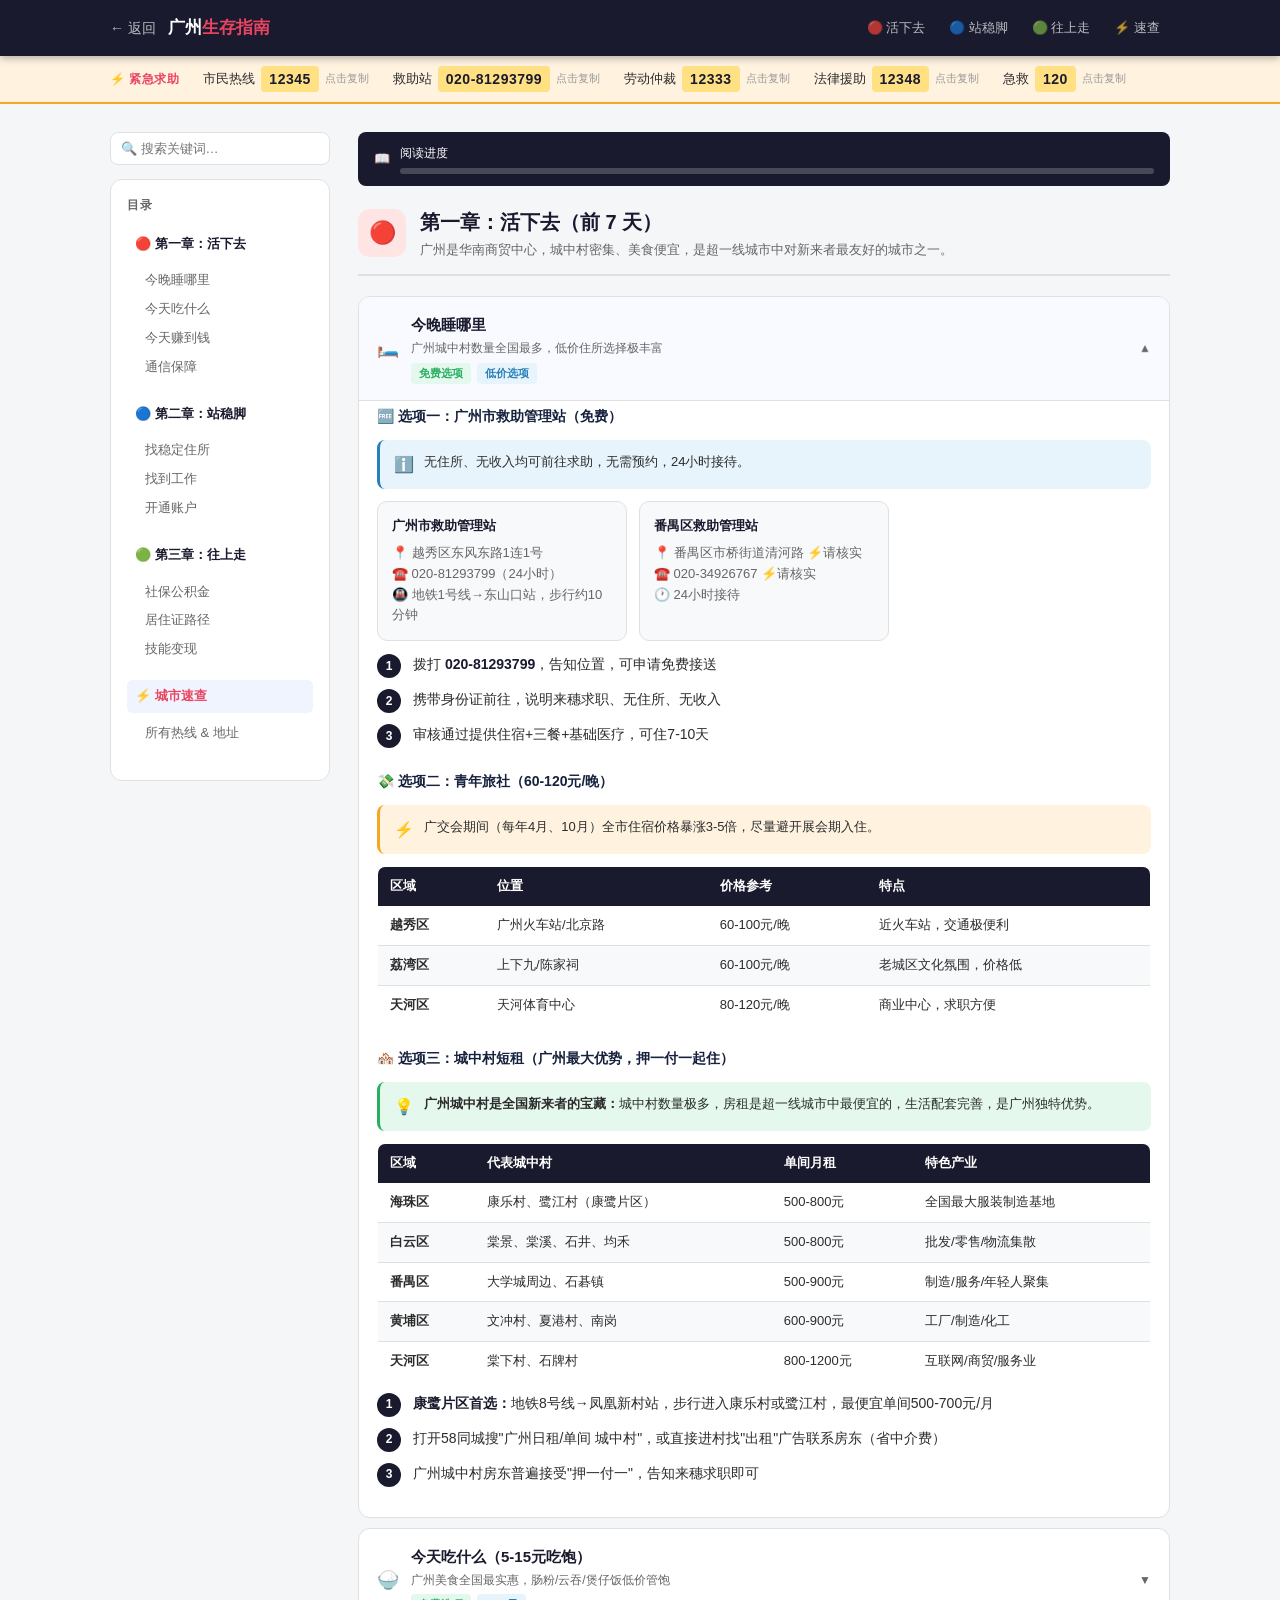
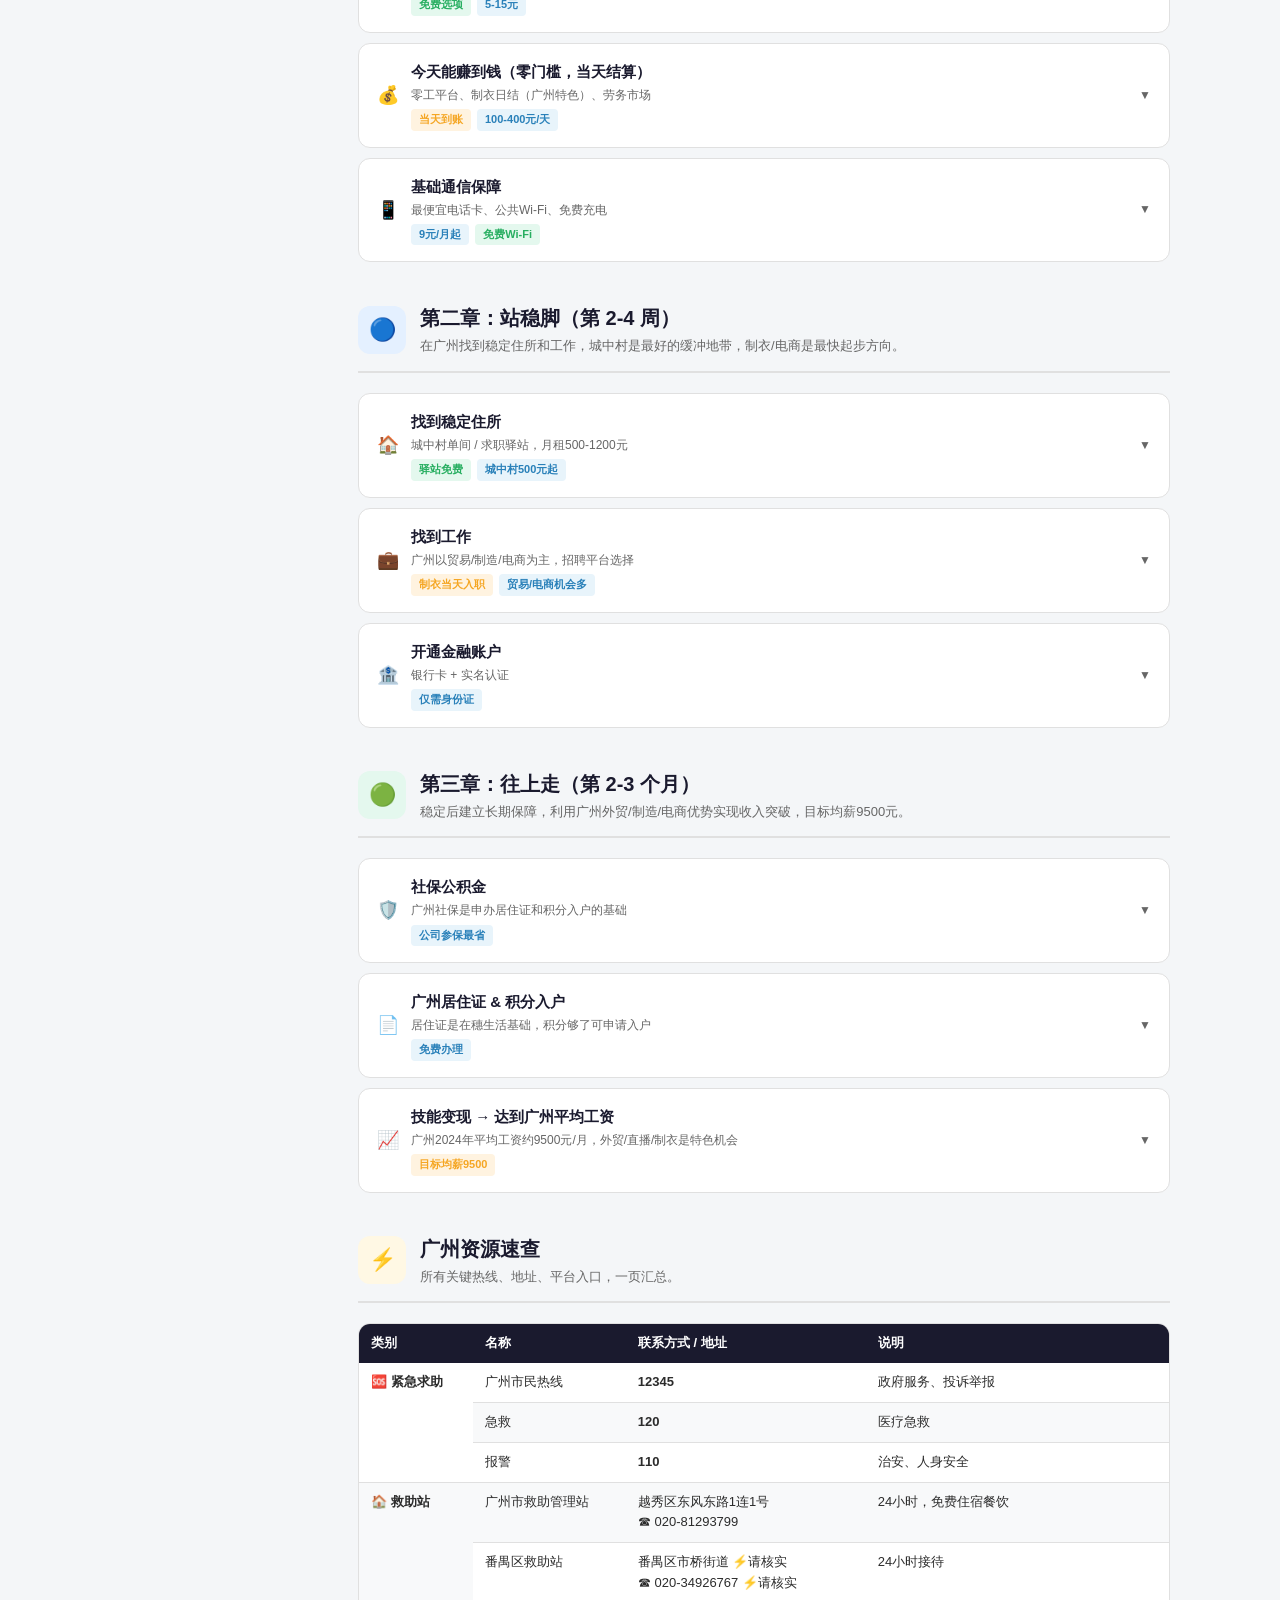
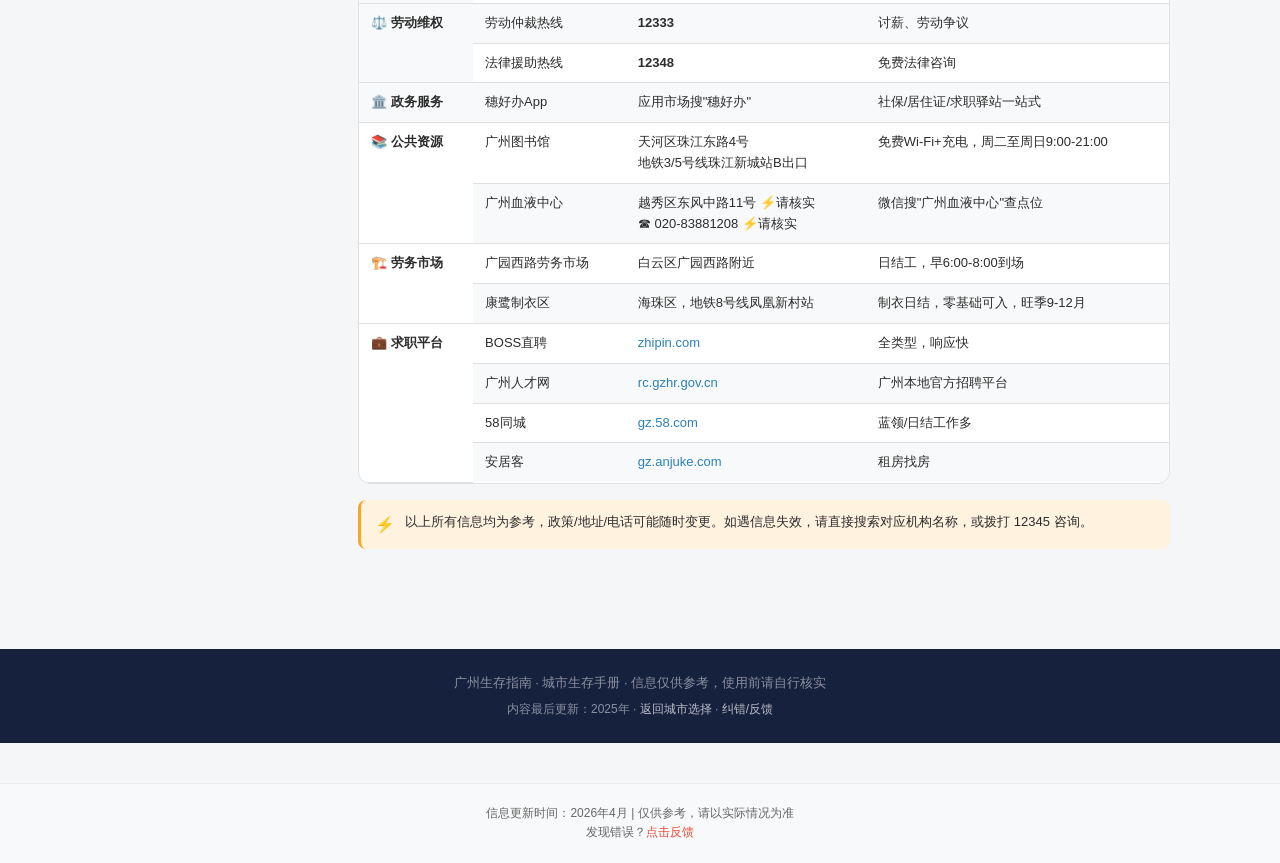
<file: cities/guangzhou.html>
<!DOCTYPE html>
<html lang="zh-CN">
<head>
  <meta charset="UTF-8">
  <meta name="viewport" content="width=device-width, initial-scale=1.0, maximum-scale=1.0, user-scalable=no">
  <title>广州生存指南 — 从零开始，达到城市平均工资</title>
  <meta name="description" content="广州城市生存详细指南：住所、食物、赚钱、找工作、社保，从0到月入均薪9500元。">
  <link rel="stylesheet" href="../assets/style.css">
</head>
<body data-city="guangzhou">

<header class="city-header">
  <div class="inner">
    <a href="../index.html" class="back-btn" target="_blank">← 返回</a>
    <div class="city-header-title">广州<span>生存指南</span></div>
    <nav class="chapter-nav">
      <a href="#chapter1">🔴 活下去</a>
      <a href="#chapter2">🔵 站稳脚</a>
      <a href="#chapter3">🟢 往上走</a>
      <a href="#resources">⚡ 速查</a>
    </nav>
  </div>
</header>

<div class="emergency-bar">
  <div class="inner">
    <span class="emergency-label">⚡ 紧急求助</span>
    <div class="emergency-item"><span>市民热线</span><span class="num">12345</span><span class="copy-hint">点击复制</span></div>
    <div class="emergency-item"><span>救助站</span><span class="num">020-81293799</span><span class="copy-hint">点击复制</span></div>
    <div class="emergency-item"><span>劳动仲裁</span><span class="num">12333</span><span class="copy-hint">点击复制</span></div>
    <div class="emergency-item"><span>法律援助</span><span class="num">12348</span><span class="copy-hint">点击复制</span></div>
    <div class="emergency-item"><span>急救</span><span class="num">120</span><span class="copy-hint">点击复制</span></div>
  </div>
</div>

<div class="city-layout">
  <aside class="sidebar">
    <div class="search-box"><input type="text" id="search-input" placeholder="🔍 搜索关键词…"></div>
    <div class="sidebar-toc">
      <h4>目录</h4>
      <div class="toc-chapter">
        <div class="toc-chapter-title" data-href="#chapter1">🔴 第一章：活下去</div>
        <div class="toc-items">
          <a class="toc-item" href="#acc-sleep" target="_blank">今晚睡哪里</a>
          <a class="toc-item" href="#acc-food" target="_blank">今天吃什么</a>
          <a class="toc-item" href="#acc-earn" target="_blank">今天赚到钱</a>
          <a class="toc-item" href="#acc-comm" target="_blank">通信保障</a>
        </div>
      </div>
      <div class="toc-chapter">
        <div class="toc-chapter-title" data-href="#chapter2">🔵 第二章：站稳脚</div>
        <div class="toc-items">
          <a class="toc-item" href="#acc-house" target="_blank">找稳定住所</a>
          <a class="toc-item" href="#acc-job" target="_blank">找到工作</a>
          <a class="toc-item" href="#acc-bank" target="_blank">开通账户</a>
        </div>
      </div>
      <div class="toc-chapter">
        <div class="toc-chapter-title" data-href="#chapter3">🟢 第三章：往上走</div>
        <div class="toc-items">
          <a class="toc-item" href="#acc-social" target="_blank">社保公积金</a>
          <a class="toc-item" href="#acc-resident" target="_blank">居住证路径</a>
          <a class="toc-item" href="#acc-skill" target="_blank">技能变现</a>
        </div>
      </div>
      <div class="toc-chapter">
        <div class="toc-chapter-title" data-href="#resources">⚡ 城市速查</div>
        <div class="toc-items"><a class="toc-item" href="#resources" target="_blank">所有热线 &amp; 地址</a></div>
      </div>
    </div>
  </aside>

  <main class="content-area">
    <div class="progress-hint">
      <span>📖</span>
      <div style="flex:1">
        <div style="font-size:12px;margin-bottom:4px;" class="progress-text">阅读进度</div>
        <div class="progress-bar-outer"><div class="progress-bar-inner" style="width:0%"></div></div>
      </div>
    </div>

    <!-- 第一章 -->
    <section class="chapter" id="chapter1">
      <div class="chapter-header">
        <div class="chapter-icon red">🔴</div>
        <div class="chapter-title">
          <h2>第一章：活下去（前 7 天）</h2>
          <p>广州是华南商贸中心，城中村密集、美食便宜，是超一线城市中对新来者最友好的城市之一。</p>
        </div>
      </div>
      <div class="accordion-group">

        <div class="accordion" id="acc-sleep">
          <div class="accordion-header">
            <span class="acc-icon">🛏️</span>
            <div class="acc-title-block">
              <div class="acc-title">今晚睡哪里</div>
              <div class="acc-sub">广州城中村数量全国最多，低价住所选择极丰富</div>
              <div class="acc-tags"><span class="acc-tag free">免费选项</span><span class="acc-tag cheap">低价选项</span></div>
            </div>
            <span class="acc-arrow">▼</span>
          </div>
          <div class="accordion-body"><div class="accordion-body-inner">

            <div class="content-block">
              <div class="block-title">🆓 选项一：广州市救助管理站（免费）</div>
              <div class="alert info"><span class="alert-icon">ℹ️</span><div class="alert-content">无住所、无收入均可前往求助，无需预约，24小时接待。</div></div>
              <div class="info-cards">
                <div class="info-card">
                  <div class="ic-title">广州市救助管理站</div>
                  <div class="ic-body">📍 越秀区东风东路1连1号<br>☎️ 020-81293799（24小时）<br>🚇 地铁1号线→东山口站，步行约10分钟</div>
                </div>
                <div class="info-card">
                  <div class="ic-title">番禺区救助管理站</div>
                  <div class="ic-body">📍 番禺区市桥街道清河路 ⚡请核实<br>☎️ 020-34926767 ⚡请核实<br>🕐 24小时接待</div>
                </div>
              </div>
              <div class="steps">
                <div class="step"><span class="step-num">1</span><div class="step-content">拨打 <strong>020-81293799</strong>，告知位置，可申请免费接送</div></div>
                <div class="step"><span class="step-num">2</span><div class="step-content">携带身份证前往，说明来穗求职、无住所、无收入</div></div>
                <div class="step"><span class="step-num">3</span><div class="step-content">审核通过提供住宿+三餐+基础医疗，可住7-10天</div></div>
              </div>
            </div>

            <div class="content-block">
              <div class="block-title">💸 选项二：青年旅社（60-120元/晚）</div>
              <div class="alert warning"><span class="alert-icon">⚡</span><div class="alert-content">广交会期间（每年4月、10月）全市住宿价格暴涨3-5倍，尽量避开展会期入住。</div></div>
              <div class="table-wrap"><table class="data-table">
                <thead><tr><th>区域</th><th>位置</th><th>价格参考</th><th>特点</th></tr></thead>
                <tbody>
                  <tr><td><strong>越秀区</strong></td><td>广州火车站/北京路</td><td>60-100元/晚</td><td>近火车站，交通极便利</td></tr>
                  <tr><td><strong>荔湾区</strong></td><td>上下九/陈家祠</td><td>60-100元/晚</td><td>老城区文化氛围，价格低</td></tr>
                  <tr><td><strong>天河区</strong></td><td>天河体育中心</td><td>80-120元/晚</td><td>商业中心，求职方便</td></tr>
                </tbody>
              </table></div>
            </div>

            <div class="content-block">
              <div class="block-title">🏘️ 选项三：城中村短租（广州最大优势，押一付一起住）</div>
              <div class="alert success"><span class="alert-icon">💡</span><div class="alert-content"><strong>广州城中村是全国新来者的宝藏：</strong>城中村数量极多，房租是超一线城市中最便宜的，生活配套完善，是广州独特优势。</div></div>
              <div class="table-wrap"><table class="data-table">
                <thead><tr><th>区域</th><th>代表城中村</th><th>单间月租</th><th>特色产业</th></tr></thead>
                <tbody>
                  <tr><td><strong>海珠区</strong></td><td>康乐村、鹭江村（康鹭片区）</td><td>500-800元</td><td>全国最大服装制造基地</td></tr>
                  <tr><td><strong>白云区</strong></td><td>棠景、棠溪、石井、均禾</td><td>500-800元</td><td>批发/零售/物流集散</td></tr>
                  <tr><td><strong>番禺区</strong></td><td>大学城周边、石碁镇</td><td>500-900元</td><td>制造/服务/年轻人聚集</td></tr>
                  <tr><td><strong>黄埔区</strong></td><td>文冲村、夏港村、南岗</td><td>600-900元</td><td>工厂/制造/化工</td></tr>
                  <tr><td><strong>天河区</strong></td><td>棠下村、石牌村</td><td>800-1200元</td><td>互联网/商贸/服务业</td></tr>
                </tbody>
              </table></div>
              <div class="steps">
                <div class="step"><span class="step-num">1</span><div class="step-content"><strong>康鹭片区首选：</strong>地铁8号线→凤凰新村站，步行进入康乐村或鹭江村，最便宜单间500-700元/月</div></div>
                <div class="step"><span class="step-num">2</span><div class="step-content">打开58同城搜"广州日租/单间 城中村"，或直接进村找"出租"广告联系房东（省中介费）</div></div>
                <div class="step"><span class="step-num">3</span><div class="step-content">广州城中村房东普遍接受"押一付一"，告知来穗求职即可</div></div>
              </div>
            </div>

          </div></div>
        </div>

        <div class="accordion" id="acc-food">
          <div class="accordion-header">
            <span class="acc-icon">🍚</span>
            <div class="acc-title-block">
              <div class="acc-title">今天吃什么（5-15元吃饱）</div>
              <div class="acc-sub">广州美食全国最实惠，肠粉/云吞/煲仔饭低价管饱</div>
              <div class="acc-tags"><span class="acc-tag free">免费选项</span><span class="acc-tag cheap">5-15元</span></div>
            </div>
            <span class="acc-arrow">▼</span>
          </div>
          <div class="accordion-body"><div class="accordion-body-inner">

            <div class="content-block">
              <div class="block-title">🎓 选项一：高校食堂（5-12元/餐）</div>
              <div class="alert warning"><span class="alert-icon">⚠️</span><div class="alert-content">广州大学城是最佳选择，12所大学集中。但<strong>各校门禁政策不定期收紧</strong>，建议工作日午餐高峰期（11:30-13:00）随学生人流进入；遇门禁可换旁边学校；节假日食堂可能停运，需提前确认。</div></div>
              <div class="table-wrap"><table class="data-table">
                <thead><tr><th>学校</th><th>地址</th><th>进入方式</th><th>价格参考</th></tr></thead>
                <tbody>
                  <tr><td><strong>广东工业大学</strong></td><td>番禺区大学城外环西路100号</td><td>大学城相对开放</td><td>5-10元/餐</td></tr>
                  <tr><td><strong>广州大学</strong></td><td>番禺区大学城外环西路230号</td><td>大学城校区可进入</td><td>5-10元/餐</td></tr>
                  <tr><td><strong>华南农业大学</strong></td><td>天河区五山路483号</td><td>主校区较宽松</td><td>5-12元/餐</td></tr>
                  <tr><td><strong>广东技术师范大学</strong></td><td>白云区江高镇</td><td>较为开放</td><td>5-10元/餐</td></tr>
                </tbody>
              </table></div>
            </div>

            <div class="content-block">
              <div class="block-title">🥢 广州特色低价美食（广州独有优势）</div>
              <div class="alert success"><span class="alert-icon">💡</span><div class="alert-content">广州是全国美食最便宜的超一线城市！城中村里的肠粉店、云吞面、煲仔饭，5-15元可以吃得非常好。</div></div>
              <div class="table-wrap"><table class="data-table">
                <thead><tr><th>食物</th><th>价格</th><th>哪里找</th></tr></thead>
                <tbody>
                  <tr><td><strong>肠粉</strong></td><td>4-8元/份</td><td>遍布全市，城中村内早市最便宜，康鹭片区多家5元店</td></tr>
                  <tr><td><strong>云吞面</strong></td><td>8-15元/碗</td><td>荔湾/越秀老字号面馆，量大正宗</td></tr>
                  <tr><td><strong>煲仔饭</strong></td><td>10-15元/份</td><td>城中村路边摊，量大管饱，是广州工人的最爱</td></tr>
                  <tr><td><strong>沙河粉</strong></td><td>5-10元/份</td><td>天河区沙河镇一带，炒粉汤粉均有</td></tr>
                  <tr><td><strong>广式早茶（平价）</strong></td><td>10-20元/人</td><td>白云区石井、棠溪附近茶楼，比市中心便宜一半</td></tr>
                </tbody>
              </table></div>
            </div>

            <div class="content-block">
              <div class="block-title">🏪 临期食品 &amp; 便利店折扣</div>
              <div class="steps">
                <div class="step"><span class="step-num">1</span><div class="step-content">高德搜"好特卖"，广州天河/越秀/海珠均有门店，临期食品低至1-5元</div></div>
                <div class="step"><span class="step-num">2</span><div class="step-content">广州7-11、OK便利店每天21:00后打折，临期饭团/便当5-8元</div></div>
                <div class="step"><span class="step-num">3</span><div class="step-content">康鹭片区、棠景街菜市场下午5点后蔬菜极便宜，1-3元/斤</div></div>
              </div>
            </div>

          </div></div>
        </div>

        <div class="accordion" id="acc-earn">
          <div class="accordion-header">
            <span class="acc-icon">💰</span>
            <div class="acc-title-block">
              <div class="acc-title">今天能赚到钱（零门槛，当天结算）</div>
              <div class="acc-sub">零工平台、制衣日结（广州特色）、劳务市场</div>
              <div class="acc-tags"><span class="acc-tag fast">当天到账</span><span class="acc-tag cheap">100-400元/天</span></div>
            </div>
            <span class="acc-arrow">▼</span>
          </div>
          <div class="accordion-body"><div class="accordion-body-inner">

            <div class="content-block">
              <div class="block-title">📱 方案一：零工平台（当天结算）</div>
              <div class="table-wrap"><table class="data-table">
                <thead><tr><th>平台</th><th>工作类型</th><th>日收入参考</th><th>注册入口</th></tr></thead>
                <tbody>
                  <tr><td><strong>美团跑腿众包</strong></td><td>帮买帮送</td><td>100-300元</td><td>微信搜"美团跑腿"</td></tr>
                  <tr><td><strong>闪送骑手</strong></td><td>同城急送</td><td>130-400元</td><td>闪送App→注册骑手</td></tr>
                  <tr><td><strong>货拉拉帮手</strong></td><td>搬家协助</td><td>100-200元</td><td>货拉拉App</td></tr>
                  <tr><td><strong>美团/饿了么骑手</strong></td><td>外卖配送</td><td>100-280元</td><td>美团App→骑手</td></tr>
                  <tr><td><strong>58速聘日结</strong></td><td>各类日结工</td><td>100-200元</td><td>58同城App</td></tr>
                </tbody>
              </table></div>
            </div>

            <div class="content-block">
              <div class="block-title">👗 广州独有机会：制衣日结工（康鹭片区）</div>
              <div class="alert success"><span class="alert-icon">💡</span><div class="alert-content"><strong>全国独一无二！</strong>康乐村+鹭江村是全国最大服装制造基地，每天招聘大量零基础制衣工人，当天入职、当天结账。</div></div>
              <div class="steps">
                <div class="step"><span class="step-num">1</span><div class="step-content">乘地铁8号线→凤凰新村站，步行进入康乐村或鹭江村</div></div>
                <div class="step"><span class="step-num">2</span><div class="step-content">走进路边制衣厂（招聘信息贴满墙壁），说"我来应聘，可以当天上班"</div></div>
                <div class="step"><span class="step-num">3</span><div class="step-content">剪线头/打包/整理等简单工序零基础可做，日结150-200元</div></div>
                <div class="step"><span class="step-num">4</span><div class="step-content">会简单车工/缝纫机者200-350元/天，旺季（9-12月广交会季）需求最旺</div></div>
                <div class="step"><span class="step-num">5</span><div class="step-content">很多厂子可以在厂内睡觉+吃饭，大幅节省生活成本</div></div>
              </div>
              <div class="info-cards">
                <div class="info-card">
                  <div class="ic-title">制衣工资参考</div>
                  <div class="ic-body">剪线头：150-180元/天<br>打包装箱：150-200元/天<br>简单缝纫：200-280元/天<br>熟练车工：280-400元/天</div>
                </div>
                <div class="info-card">
                  <div class="ic-title">旺季规律</div>
                  <div class="ic-body">每年旺季：9月-12月（广交会前后）<br>淡季：1-3月（春节前后）<br>旺季期间工资上浮20-30%</div>
                </div>
              </div>
            </div>

            <div class="content-block">
              <div class="block-title">🏗️ 方案三：劳务市场（当天现结）</div>
              <div class="table-wrap"><table class="data-table">
                <thead><tr><th>地点</th><th>地址</th><th>最佳到达时间</th><th>日结参考</th></tr></thead>
                <tbody>
                  <tr><td><strong>广园西路劳务市场</strong></td><td>白云区广园西路附近</td><td>早上 6:00-8:00</td><td>150-250元</td></tr>
                  <tr><td><strong>棠景街劳务市场</strong></td><td>白云区棠景街道</td><td>早上 6:00-8:00</td><td>150-250元</td></tr>
                  <tr><td><strong>黄埔文冲劳务</strong></td><td>黄埔区文冲村附近</td><td>早上 6:30-8:30</td><td>160-280元</td></tr>
                  <tr><td><strong>番禺市桥劳务</strong></td><td>番禺区市桥街道</td><td>早上 6:30-8:30</td><td>150-250元</td></tr>
                </tbody>
              </table></div>
              <div class="steps">
                <div class="step"><span class="step-num">1</span><div class="step-content">提前查好路线，早上6:00-7:30到达，工头招人高峰期</div></div>
                <div class="step"><span class="step-num">2</span><div class="step-content">只接<strong>当天现结</strong>的活，谈好价格再动工</div></div>
                <div class="step"><span class="step-num">3</span><div class="step-content">完工后立即要工资，遇到拖欠拨打<strong>12333</strong>举报</div></div>
              </div>
            </div>

            <div class="content-block">
              <div class="block-title">🩸 方案四：无偿献血（补贴约100-400元）⚡</div>
              <div class="table-wrap"><table class="data-table">
                <thead><tr><th>献血点</th><th>地址</th><th>开放时间</th></tr></thead>
                <tbody>
                  <tr><td><strong>广州血液中心</strong></td><td>越秀区东风中路11号 ⚡请核实</td><td>周一至周日 8:30-17:00</td></tr>
                  <tr><td><strong>北京路献血屋</strong></td><td>越秀区北京路步行街附近</td><td>9:00-17:00</td></tr>
                  <tr><td><strong>天河城献血点</strong></td><td>天河区天河路附近</td><td>不定期，关注公众号</td></tr>
                </tbody>
              </table></div>
              <div class="steps">
                <div class="step"><span class="step-num">1</span><div class="step-content">微信搜"广州血液中心"小程序，查献血点+预约</div></div>
                <div class="step"><span class="step-num">2</span><div class="step-content">带身份证前往，全程约30分钟，领取营养补贴</div></div>
              </div>
            </div>

          </div></div>
        </div>

        <div class="accordion" id="acc-comm">
          <div class="accordion-header">
            <span class="acc-icon">📱</span>
            <div class="acc-title-block">
              <div class="acc-title">基础通信保障</div>
              <div class="acc-sub">最便宜电话卡、公共Wi-Fi、免费充电</div>
              <div class="acc-tags"><span class="acc-tag cheap">9元/月起</span><span class="acc-tag free">免费Wi-Fi</span></div>
            </div>
            <span class="acc-arrow">▼</span>
          </div>
          <div class="accordion-body"><div class="accordion-body-inner">
            <div class="content-block">
              <div class="block-title">📲 最便宜电话卡 + 免费Wi-Fi</div>
              <div class="table-wrap"><table class="data-table">
                <thead><tr><th>运营商/场所</th><th>套餐/说明</th><th>费用</th><th>获取方式</th></tr></thead>
                <tbody>
                  <tr><td><strong>中国电信</strong></td><td>9元月套餐（流量+通话）</td><td>9元/月</td><td>电信营业厅，带身份证</td></tr>
                  <tr><td><strong>中国移动</strong></td><td>花卡9元套餐</td><td>9元/月</td><td>移动营业厅</td></tr>
                  <tr><td><strong>广州图书馆</strong></td><td>免费Wi-Fi+充电+座位</td><td>免费</td><td>天河区珠江东路4号，9:00-21:00</td></tr>
                  <tr><td><strong>广州地铁站</strong></td><td>部分站点有免费Wi-Fi</td><td>免费</td><td>全线主要站</td></tr>
                  <tr><td><strong>麦当劳/肯德基</strong></td><td>点餐后免费Wi-Fi+充电</td><td>13元起消费</td><td>全市均有</td></tr>
                </tbody>
              </table></div>
              <div class="alert success"><span class="alert-icon">✅</span><div class="alert-content"><strong>推荐：广州图书馆</strong>（地铁3/5号线珠江新城站B出口），免费Wi-Fi+充电+座位，是广州最佳免费办公/求职地。周二至周日 9:00-21:00。</div></div>
            </div>
          </div></div>
        </div>

      </div>
    </section>

    <!-- 第二章 -->
    <section class="chapter" id="chapter2">
      <div class="chapter-header">
        <div class="chapter-icon blue">🔵</div>
        <div class="chapter-title">
          <h2>第二章：站稳脚（第 2-4 周）</h2>
          <p>在广州找到稳定住所和工作，城中村是最好的缓冲地带，制衣/电商是最快起步方向。</p>
        </div>
      </div>
      <div class="accordion-group">

        <div class="accordion" id="acc-house">
          <div class="accordion-header">
            <span class="acc-icon">🏠</span>
            <div class="acc-title-block">
              <div class="acc-title">找到稳定住所</div>
              <div class="acc-sub">城中村单间 / 求职驿站，月租500-1200元</div>
              <div class="acc-tags"><span class="acc-tag free">驿站免费</span><span class="acc-tag cheap">城中村500元起</span></div>
            </div>
            <span class="acc-arrow">▼</span>
          </div>
          <div class="accordion-body"><div class="accordion-body-inner">

            <div class="content-block">
              <div class="block-title">🏢 选项一：广州求职驿站（免费住 7-14 天）⚡</div>
              <div class="info-cards">
                <div class="info-card">
                  <div class="ic-title">各区人社局热线 ⚡</div>
                  <div class="ic-body">越秀区：020-83666222<br>天河区：020-38492000<br>海珠区：020-84426929<br>白云区：020-86391781<br>番禺区：020-34961209</div>
                </div>
                <div class="info-card">
                  <div class="ic-title">申请条件（参考）⚡</div>
                  <div class="ic-body">年龄18-45周岁<br>来穗求职<br>在穗无固定住所<br>持有效身份证</div>
                </div>
              </div>
              <div class="steps">
                <div class="step"><span class="step-num">1</span><div class="step-content">打开<strong>穗好办App</strong>（广州政务服务），搜索"求职驿站"</div></div>
                <div class="step"><span class="step-num">2</span><div class="step-content">或拨打所在区人社局电话，询问当前名额及申请方式</div></div>
                <div class="step"><span class="step-num">3</span><div class="step-content">携带身份证前往指定地点办理</div></div>
              </div>
            </div>

            <div class="content-block">
              <div class="block-title">🏘️ 选项二：城中村合租（月租500-1200元）</div>
              <div class="table-wrap"><table class="data-table">
                <thead><tr><th>区域</th><th>代表城中村</th><th>单间月租</th><th>适合方向</th></tr></thead>
                <tbody>
                  <tr><td><strong>海珠区</strong></td><td>康乐村、鹭江村（康鹭片区）</td><td>500-800元</td><td>制衣/服装加工</td></tr>
                  <tr><td><strong>白云区</strong></td><td>棠景、棠溪、石井</td><td>500-800元</td><td>批发/物流/零售</td></tr>
                  <tr><td><strong>番禺区</strong></td><td>大学城周边、石碁</td><td>500-900元</td><td>制造/服务</td></tr>
                  <tr><td><strong>黄埔区</strong></td><td>文冲村、夏港</td><td>600-900元</td><td>工厂/化工</td></tr>
                </tbody>
              </table></div>
              <div class="steps">
                <div class="step"><span class="step-num">1</span><div class="step-content">打开<strong>58同城/安居客</strong>，搜"广州单间 城中村 押一付一"</div></div>
                <div class="step"><span class="step-num">2</span><div class="step-content">直接进村找路边"出租"广告，联系房东直租（无中介费）</div></div>
                <div class="step"><span class="step-num">3</span><div class="step-content">签合同前拍好现状照片，押金要收据</div></div>
              </div>
              <div class="link-btns">
                <a href="https://gz.anjuke.com" target="_blank" class="link-btn outline">🏠 安居客广州</a>
                <a href="https://gz.58.com" target="_blank" class="link-btn outline">📋 58同城广州</a>
              </div>
            </div>

          </div></div>
        </div>

        <div class="accordion" id="acc-job">
          <div class="accordion-header">
            <span class="acc-icon">💼</span>
            <div class="acc-title-block">
              <div class="acc-title">找到工作</div>
              <div class="acc-sub">广州以贸易/制造/电商为主，招聘平台选择</div>
              <div class="acc-tags"><span class="acc-tag fast">制衣当天入职</span><span class="acc-tag cheap">贸易/电商机会多</span></div>
            </div>
            <span class="acc-arrow">▼</span>
          </div>
          <div class="accordion-body"><div class="accordion-body-inner">

            <div class="content-block">
              <div class="block-title">💰 广州：第一周怎么挣到钱（零经验可操作）</div>
              <div class="alert success"><span class="alert-icon">⚡</span><div class="alert-content"><strong>广州当天见钱最快的4条路：</strong>制衣厂日结工（康鹭/中大布料市场当天进场）、美团/饿了么骑手（注册即接单）、广州城中村搬家力工（58同城当天上岗）、批发市场搬运工（白马/站西路早5点到场）。广州制造业密度极高，零经验当天能找到活的概率全国最高。</div></div>
              <div class="table-wrap"><table class="data-table">
                <thead><tr><th>方式</th><th>门槛</th><th>日收入</th><th>启动方法</th></tr></thead>
                <tbody>
                  <tr><td><strong>制衣厂日结工（全国独有）</strong></td><td>无需经验，手快即可</td><td>150-350元/天</td><td>海珠区康鹭片区（客村地铁站步行10分钟），早7点到厂门口等人招</td></tr>
                  <tr><td><strong>外卖骑手</strong></td><td>手机+身份证+电动车</td><td>180-380元/天</td><td><a href="https://h5.meituan.com/rider/" target="_blank">美团骑手注册</a>，天河/越秀区单量大</td></tr>
                  <tr><td><strong>批发市场搬运工</strong></td><td>体力好即可</td><td>200-400元/天</td><td>荔湾区站西路鞋城/白马服装市场，凌晨4-7点搬货高峰期，日结</td></tr>
                  <tr><td><strong>日结保洁/家政</strong></td><td>无经验</td><td>120-200元/天</td><td>58同城搜「广州日结保洁」</td></tr>
                  <tr><td><strong>展会临时工</strong></td><td>无需经验</td><td>150-300元/天</td><td>广交会期间（每年4月/10月）临时工需求暴增，提前1个月在58同城/猎聘报名</td></tr>
                </tbody>
              </table></div>
            </div>
            <div class="content-block">
              <div class="block-title">🔧 蓝领稳定岗位（月薪3500-7000元）</div>
              <div class="alert info"><span class="alert-icon">ℹ️</span><div class="alert-content">广州蓝领岗位密度全国最高，供需两旺。<strong>制造业产业链完整</strong>：从原料到成品，各环节都有大量岗位。城中村房租便宜（500-900元/月），蓝领实际留存率在一线城市中最高。</div></div>
              <div class="table-wrap"><table class="data-table">
                <thead><tr><th>岗位</th><th>月薪范围</th><th>是否含住</th><th>招聘入口</th></tr></thead>
                <tbody>
                  <tr><td><strong>制衣厂计件工</strong></td><td>4,000-8,000元（计件）</td><td>多含住</td><td>海珠区康鹭片区各厂直招；熟练工月入过万不稀奇</td></tr>
                  <tr><td><strong>快递员（顺丰/中通/韵达）</strong></td><td>5,000-9,000元</td><td>部分含住</td><td>BOSS直聘/顺丰官网</td></tr>
                  <tr><td><strong>电子厂操作工（增城/番禺）</strong></td><td>4,000-6,500元</td><td>多含住含餐</td><td>番禺区/增城区工厂集中，BOSS直聘或劳务市场</td></tr>
                  <tr><td><strong>餐饮服务/后厨</strong></td><td>3,500-5,500元</td><td>多含住含餐</td><td>58同城搜「广州餐饮」；珠江新城高端餐厅薪资更高</td></tr>
                  <tr><td><strong>物流仓储（花都/南沙）</strong></td><td>4,500-7,000元</td><td>多含住</td><td>BOSS直聘搜「广州仓储」；京东亚洲一号花都仓常年招人</td></tr>
                </tbody>
              </table></div>
              <div class="steps">
                <div class="step"><span class="step-num">1</span><div class="step-content"><strong>劳务市场地址：</strong>荔湾区站西路劳务市场（每天早6点聚集）；海珠区新港西路劳务集散点；番禺区市桥镇劳务市场</div></div>
                <div class="step"><span class="step-num">2</span><div class="step-content"><strong>广交会季节性机会：</strong>每年4月下旬和10月下旬广交会期间，展馆周边（琶洲）临时翻译/引导/搬运工需求量激增，外语好的人临时收入可达日薪500-1000元</div></div>
              </div>
            </div>
            <div class="alert warning" style="margin-top: 16px;">
              <span class="alert-icon">⚠️</span>
              <div class="alert-content"><strong>防骗提醒：</strong>凡是要先交钱的（培训费、押金、服装费），都是骗子！正规单位不会让你先付钱。遇到可疑情况，拨打 ☎ 110 或 ☎ 12333 劳动监察热线。</div>
            </div>
            <div class="content-block">
              <div class="block-title">🚀 灵活变现路（自雇/接单，无需固定雇主）</div>
              <div class="alert info"><span class="alert-icon">💡</span><div class="alert-content">广州灵活用工密度全国前三，<strong>制造业+零售业+展览业共同撑起庞大的零工需求</strong>。广交会期间（每年4月/10月）是全年零工收入最高峰，提前布局能挣到平时3倍。</div></div>
              <div class="table-wrap"><table class="data-table">
                <thead><tr><th>方式</th><th>月收入区间</th><th>启动门槛</th><th>平台/入口</th></tr></thead>
                <tbody>
                  <tr><td><strong>外卖骑手（全职）</strong></td><td>5,500-11,000元</td><td>电动车+手机</td><td><a href="https://h5.meituan.com/rider/" target="_blank">美团骑手</a>，天河/越秀区单量大</td></tr>
                  <tr><td><strong>货拉拉/滴滴货运</strong></td><td>7,000-14,000元</td><td>货车/面包车+驾照</td><td><a href="https://www.huolala.cn/" target="_blank">货拉拉</a>，广州物流搬迁需求大</td></tr>
                  <tr><td><strong>广交会临时翻译/接待</strong></td><td>500-1,500元/天（旺季）</td><td>英语/日/韩/阿语基础</td><td>广交会官网志愿者/兼职报名；每年4月25日-5月5日、10月15日-11月4日</td></tr>
                  <tr><td><strong>家政/保洁接单</strong></td><td>4,500-9,000元</td><td>无需证书</td><td>58到家/阿姨帮/好帮手平台，珠江新城富人区家政收费高</td></tr>
                  <tr><td><strong>制衣厂计件接单（康鹭片区）</strong></td><td>4,000-10,000元（计件）</td><td>会基础缝纫</td><td>海珠区康鹭片区各厂，熟练工可自接私单，脱离厂打工直接做小包工</td></tr>
                  <tr><td><strong>技能接单（设计/拍摄）</strong></td><td>3,000-20,000元</td><td>有设计/摄影技能</td><td>猪八戒/小红书接单；广州服装拍摄/广告摄影需求大</td></tr>
                </tbody>
              </table></div>
            </div>
            <div class="content-block">
              <div class="block-title">🏪 小本创业路（广州特色低门槛机会）</div>
              <div class="alert success"><span class="alert-icon">💡</span><div class="alert-content"><strong>广州是全国最适合小本创业的城市之一：</strong>批发市场是全国最全的货源地，进货成本最低；城中村消费者多，小餐饮/零售摊位启动快。"先摆摊再开店"的路在广州跑通率极高。</div></div>
              <div class="table-wrap"><table class="data-table">
                <thead><tr><th>方向</th><th>启动成本</th><th>月收入潜力</th><th>操作要点</th></tr></thead>
                <tbody>
                  <tr><td><strong>批发市场拿货摆摊/网店</strong></td><td>500-3,000元（首批货）</td><td>3,000-30,000元</td><td>荔湾区站西路鞋城/白马服装市场拿货，1688批发价2-5折；在拼多多/闲鱼/抖音开店卖</td></tr>
                  <tr><td><strong>城中村小餐饮（窗口/档口）</strong></td><td>5,000-15,000元</td><td>8,000-25,000元</td><td>康乐/棠下城中村窗口租金仅1,500-3,000元/月；肠粉/云吞面/煲仔饭启动成本低，广州人早茶需求稳定</td></tr>
                  <tr><td><strong>服装外贸小品牌（1688+独立站）</strong></td><td>3,000-10,000元</td><td>5,000-50,000元</td><td>在广州拿版型→找制衣厂小单（起订50件）→开独立站/速卖通出口；广州是最便宜的供应链起点</td></tr>
                  <tr><td><strong>代购/帮买（广州特色选品）</strong></td><td>0-1,000元</td><td>3,000-15,000元</td><td>广州进货价全国最低，帮外地买家在批发市场选款；微信接单，跑腿费+选品费</td></tr>
                  <tr><td><strong>广交会展位服务（为参展商服务）</strong></td><td>0元</td><td>2,000-10,000元/次</td><td>帮中小参展商做展位布置/接待/翻译外包，广交会官网找参展商联系</td></tr>
                </tbody>
              </table></div>
            </div>
            <div class="content-block">
              <div class="block-title">💻 白领入门路径（月薪5000-15000元）</div>
              <div class="alert success"><span class="alert-icon">💡</span><div class="alert-content"><strong>广州白领机会集中在天河（互联网/金融）、越秀（传统贸易/媒体）、黄埔（科技制造）。</strong>广州独有优势：外贸订单密集，懂广交会流程+一点英语就能找到外贸跟单岗位；游戏/直播行业薪资高，是仅次于上海的外贸重镇。</div></div>
              <div class="table-wrap"><table class="data-table">
                <thead><tr><th>方向</th><th>入门月薪</th><th>核心区域</th><th>求职入口</th></tr></thead>
                <tbody>
                  <tr><td><strong>外贸跟单/业务员</strong></td><td>5,000-10,000元+提成</td><td>越秀/天河</td><td><a href="https://www.zhipin.com/" target="_blank">BOSS直聘</a>搜「广州外贸跟单」；广交会前后招聘量激增</td></tr>
                  <tr><td><strong>互联网运营/电商运营</strong></td><td>5,000-10,000元</td><td>天河区珠江新城</td><td>BOSS直聘搜「广州运营」，天猫/京东店铺运营岗位多</td></tr>
                  <tr><td><strong>游戏/直播行业运营</strong></td><td>6,000-15,000元</td><td>天河/番禺</td><td>BOSS直聘搜「广州游戏运营」；广州是全国第二大游戏产业基地（网易/多益/三七互娱）</td></tr>
                  <tr><td><strong>行政/客服（外资企业）</strong></td><td>5,000-8,000元</td><td>天河/黄埔</td><td>前程无忧/BOSS直聘，有英语基础优先</td></tr>
                  <tr><td><strong>设计师（服装/平面/UI）</strong></td><td>5,000-12,000元</td><td>天河/荔湾</td><td>服装设计在广州需求最大，有作品集直接投</td></tr>
                </tbody>
              </table></div>
              <div class="steps">
                <div class="step"><span class="step-num">1</span><div class="step-content"><strong>广州3个月冲刺路径：</strong>第1个月制衣厂/骑手赚生活费→学基础英语外贸用语→第2个月投外贸助理/跟单→第3个月拿到外贸岗，起薪5,000+，之后每年随订单提升</div></div>
                <div class="step"><span class="step-num">2</span><div class="step-content"><strong>广州平均工资参考：</strong>2024年广州平均薪资约9,000-11,000元/月，外贸/游戏行业平均更高。外地新人目标：第一年5,000-7,000元</div></div>
              </div>
            </div>

          </div></div>
        </div>

        <div class="accordion" id="acc-bank">
          <div class="accordion-header">
            <span class="acc-icon">🏦</span>
            <div class="acc-title-block">
              <div class="acc-title">开通金融账户</div>
              <div class="acc-sub">银行卡 + 实名认证</div>
              <div class="acc-tags"><span class="acc-tag cheap">仅需身份证</span></div>
            </div>
            <span class="acc-arrow">▼</span>
          </div>
          <div class="accordion-body"><div class="accordion-body-inner">
            <div class="content-block">
              <div class="block-title">🏧 开银行卡</div>
              <div class="steps">
                <div class="step"><span class="step-num">1</span><div class="step-content">高德搜"邮政储蓄银行"或"农业银行"，找最近网点</div></div>
                <div class="step"><span class="step-num">2</span><div class="step-content">带<strong>身份证原件</strong>，说"开一张借记卡，用于收工资"</div></div>
                <div class="step"><span class="step-num">3</span><div class="step-content">当天办理当天可用，办完绑定微信/支付宝</div></div>
              </div>
              <div class="alert info"><span class="alert-icon">💡</span><div class="alert-content">广州还可选择<strong>广州农村商业银行</strong>（广州农商行），本地银行对来穗务工人员开户更友好。</div></div>
            </div>
          </div></div>
        </div>

      </div>
    </section>

    <!-- 第三章 -->
    <section class="chapter" id="chapter3">
      <div class="chapter-header">
        <div class="chapter-icon green">🟢</div>
        <div class="chapter-title">
          <h2>第三章：往上走（第 2-3 个月）</h2>
          <p>稳定后建立长期保障，利用广州外贸/制造/电商优势实现收入突破，目标均薪9500元。</p>
        </div>
      </div>
      <div class="accordion-group">

        <div class="accordion" id="acc-social">
          <div class="accordion-header">
            <span class="acc-icon">🛡️</span>
            <div class="acc-title-block">
              <div class="acc-title">社保公积金</div>
              <div class="acc-sub">广州社保是申办居住证和积分入户的基础</div>
              <div class="acc-tags"><span class="acc-tag cheap">公司参保最省</span></div>
            </div>
            <span class="acc-arrow">▼</span>
          </div>
          <div class="accordion-body"><div class="accordion-body-inner">
            <div class="content-block">
              <div class="block-title">✅ 由公司参保（最推荐）</div>
              <div class="steps">
                <div class="step"><span class="step-num">1</span><div class="step-content">入职时要求签<strong>劳动合同</strong>，明确社保缴纳，这是广州入户积分的重要依据</div></div>
                <div class="step"><span class="step-num">2</span><div class="step-content">通过"<strong>穗好办App</strong>"→社保查询，可查缴费情况</div></div>
                <div class="step"><span class="step-num">3</span><div class="step-content">广州社保缴满1年可申请积分入户，连续缴纳年限是最重要的加分项</div></div>
              </div>
              <div class="info-cards">
                <div class="info-card">
                  <div class="ic-title">广州社保热线</div>
                  <div class="ic-body">                  ☎️ 12333<br>穗好办App：查询社保<br>官网：hrssgz.gov.cn ⚡请核实
                  </div>
                </div>
              </div>
            </div>
          </div></div>
        </div>

        <div class="accordion" id="acc-resident">
          <div class="accordion-header">
            <span class="acc-icon">📄</span>
            <div class="acc-title-block">
              <div class="acc-title">广州居住证 &amp; 积分入户</div>
              <div class="acc-sub">居住证是在穗生活基础，积分够了可申请入户</div>
              <div class="acc-tags"><span class="acc-tag cheap">免费办理</span></div>
            </div>
            <span class="acc-arrow">▼</span>
          </div>
          <div class="accordion-body"><div class="accordion-body-inner">
            <div class="content-block">
              <div class="block-title">📋 申请广州居住证</div>
              <div class="info-cards">
                <div class="info-card">
                  <div class="ic-title">申请条件</div>
                  <div class="ic-body">非广州户籍<br>在穗居住1个月以上<br>有合法稳定住所<br>持有效身份证</div>
                </div>
                <div class="info-card">
                  <div class="ic-title">所需材料</div>
                  <div class="ic-body">身份证原件<br>租房合同<br>就业证明/劳动合同<br>近期照片</div>
                </div>
              </div>
              <div class="steps">
                <div class="step"><span class="step-num">1</span><div class="step-content">打开<strong>穗好办App</strong>，搜索"来穗人员居住证"在线申请</div></div>
                <div class="step"><span class="step-num">2</span><div class="step-content">或前往<strong>居住地所在街道来穗人员服务管理中心</strong>现场办理</div></div>
                <div class="step"><span class="step-num">3</span><div class="step-content">居住证有效期1年，每年续签，连续持有是积分入户的基础</div></div>
              </div>
              <div class="alert info"><span class="alert-icon">💡</span><div class="alert-content"><strong>广州积分入户：</strong>满足积分标准（学历+社保+居住年限+无违法记录）可申请广州户籍。社保缴满1年即可申请参加积分入户，加快落户进程。</div></div>
            </div>
          </div></div>
        </div>

        <div class="accordion" id="acc-skill">
          <div class="accordion-header">
            <span class="acc-icon">📈</span>
            <div class="acc-title-block">
              <div class="acc-title">技能变现 → 达到广州平均工资</div>
              <div class="acc-sub">广州2024年平均工资约9500元/月，外贸/直播/制衣是特色机会</div>
              <div class="acc-tags"><span class="acc-tag fast">目标均薪9500</span></div>
            </div>
            <span class="acc-arrow">▼</span>
          </div>
          <div class="accordion-body"><div class="accordion-body-inner">
            <div class="content-block">
              <div class="block-title">🚀 广州特有技能变现机会</div>
              <div class="table-wrap"><table class="data-table">
                <thead><tr><th>方向</th><th>起步收入</th><th>3个月目标</th><th>关键动作</th></tr></thead>
                <tbody>
                  <tr><td><strong>制衣/服装加工</strong></td><td>4,000-6,000元</td><td>7,000-10,000元</td><td>学会车缝技术，康鹭旺季收入翻倍</td></tr>
                  <tr><td><strong>外卖/骑手</strong></td><td>4,000-7,000元</td><td>7,000-12,000元</td><td>熟悉天河/越秀路线，高峰期接单</td></tr>
                  <tr><td><strong>跨境电商/外贸</strong></td><td>4,000-7,000元</td><td>8,000-15,000元</td><td>广州外贸公司多，英语+Amazon/速卖通经验很抢手</td></tr>
                  <tr><td><strong>直播带货/主播助手</strong></td><td>4,000-6,000元</td><td>8,000-20,000元</td><td>琶洲MCN机构多，短视频/直播技能需求旺盛</td></tr>
                  <tr><td><strong>批发市场创业/摆摊</strong></td><td>0元（先打工积累）</td><td>8,000-30,000元+</td><td>⭐广州独有优势，见下方详细路径</td></tr>
                  <tr><td><strong>销售（建材/外贸）</strong></td><td>底薪4,000+提成</td><td>8,000-20,000元</td><td>广州建材城/专业批发市场，提成极高</td></tr>
                  <tr><td><strong>网约车司机</strong></td><td>5,000-8,000元</td><td>8,000-13,000元</td><td>需驾照+租车，广州出行需求大</td></tr>
                </tbody>
              </table></div>
            </div>

            <div class="content-block">
              <div class="block-title">🏪 广州特有机会：批发市场创业路径</div>
              <div class="alert success"><span class="alert-icon">💡</span><div class="alert-content"><strong>为什么广州是摆摊创业最好的城市？</strong>广州有全国最集中的专业批发市场群，进货成本极低。一件服装批发价15元，零售50-80元；一双鞋批发20元，零售100元。从零起步，先打工学供应链再创业，是广州特有的低成本路径。</div></div>
              <div class="table-wrap"><table class="data-table">
                <thead><tr><th>市场名称</th><th>地址</th><th>主营品类</th><th>特点</th></tr></thead>
                <tbody>
                  <tr><td><strong>站西路服装批发区</strong></td><td>荔湾区站西路（地铁广州火车站站）</td><td>女装、男装、童装</td><td>⭐全国最大服装批发集散地，凌晨3点开档，价格全国最低</td></tr>
                  <tr><td><strong>白马服装市场</strong></td><td>越秀区站前路16号（火车站旁）</td><td>中高档女装</td><td>进驻门槛低，全国买手聚集，零售/批发均可</td></tr>
                  <tr><td><strong>十三行服装批发城</strong></td><td>荔湾区十三行路</td><td>韩版/流行女装</td><td>款式更新快，适合直播选品</td></tr>
                  <tr><td><strong>中大布匹市场</strong></td><td>海珠区工业大道北</td><td>布料、辅料</td><td>服装供应链最上游，适合有制衣技术者</td></tr>
                  <tr><td><strong>广州花卉博览园</strong></td><td>番禺区迎宾路</td><td>鲜花、绿植</td><td>批发价极低，节假日摆摊利润高</td></tr>
                  <tr><td><strong>越秀区小商品批发</strong></td><td>越秀区文明路/北京路周边</td><td>饰品、小百货</td><td>适合摆地摊，进货门槛低</td></tr>
                </tbody>
              </table></div>
              <div class="step-list">
                <div class="step"><div class="step-num">1</div><div class="step-content"><strong>第1步：先打工了解供应链</strong>——在批发市场周边的商铺找打工机会（导购/搬货/理货），月薪3,500-5,000元，同时观察哪些货走得快、利润高</div></div>
                <div class="step"><div class="step-num">2</div><div class="step-content"><strong>第2步：积累500-2,000元启动资金后进货</strong>——服装类每件批发价15-50元，从小批量（10-20件）开始测试，失败成本极低</div></div>
                <div class="step"><div class="step-num">3</div><div class="step-content"><strong>第3步：选择销售渠道</strong>——摆地摊（成本最低，周末夜市/商圈门口）、电商（拍图发拼多多/闲鱼，0门槛开店）、直播带货（配合十三行货源做服装直播）</div></div>
                <div class="step"><div class="step-num">4</div><div class="step-content"><strong>注意事项</strong>——城管执法频率各区不同，白云区/花都区相对宽松；摆摊前建议先观察3天当地规律；做直播电商可以完全规避城管风险</div></div>
              </div>
              <div class="alert info"><span class="alert-icon">📍</span><div class="alert-content"><strong>进货实操：</strong>站西路档口大多凌晨1-6点开档，白天关门。第一次去建议早上5点到，带现金（档口普遍不扫码），先转一圈比价再下单。服装类每件起批通常10-50件，议价空间大。</div></div>
            </div>

            <div class="content-block">
              <div class="block-title">📚 广州免费技能提升资源</div>
              <div class="info-cards">
                <div class="info-card">
                  <div class="ic-title">广州职业培训补贴</div>
                  <div class="ic-body">穗好办App申请"职业技能提升补贴"，参加官方认定培训机构课程可报销学费。热线：12333</div>
                </div>
                <div class="info-card">
                  <div class="ic-title">广州图书馆资源</div>
                  <div class="ic-body">免费办借阅证，可借职业技能书籍<br>天河区珠江东路4号<br>周二至周日 9:00-21:00</div>
                </div>
                <div class="info-card">
                  <div class="ic-title">广州大学城公开课</div>
                  <div class="ic-body">番禺区大学城多所高校定期举办公开讲座，免费参加，适合学习外贸/商业知识</div>
                </div>
              </div>
            </div>
          </div></div>
        </div>

      </div>
    </section>

    <!-- 资源速查 -->
    <section class="chapter" id="resources">
      <div class="chapter-header">
        <div class="chapter-icon yellow">⚡</div>
        <div class="chapter-title">
          <h2>广州资源速查</h2>
          <p>所有关键热线、地址、平台入口，一页汇总。</p>
        </div>
      </div>
      <div style="background:#fff;border-radius:12px;border:1.5px solid #e0e0e0;overflow:hidden;">
        <table class="data-table" style="margin:0;border:none;">
          <thead><tr><th>类别</th><th>名称</th><th>联系方式 / 地址</th><th>说明</th></tr></thead>
          <tbody>
            <tr><td rowspan="3"><strong>🆘 紧急求助</strong></td><td>广州市民热线</td><td data-copy="12345"><strong>12345</strong></td><td>政府服务、投诉举报</td></tr>
            <tr><td>急救</td><td data-copy="120"><strong>120</strong></td><td>医疗急救</td></tr>
            <tr><td>报警</td><td data-copy="110"><strong>110</strong></td><td>治安、人身安全</td></tr>
            <tr><td rowspan="2"><strong>🏠 救助站</strong></td><td>广州市救助管理站</td><td>越秀区东风东路1连1号<br>☎ 020-81293799</td><td>24小时，免费住宿餐饮</td></tr>
            <tr><td>番禺区救助站</td><td>番禺区市桥街道 ⚡请核实<br>☎ 020-34926767 ⚡请核实</td><td>24小时接待</td></tr>
            <tr><td rowspan="2"><strong>⚖️ 劳动维权</strong></td><td>劳动仲裁热线</td><td data-copy="12333"><strong>12333</strong></td><td>讨薪、劳动争议</td></tr>
            <tr><td>法律援助热线</td><td data-copy="12348"><strong>12348</strong></td><td>免费法律咨询</td></tr>
            <tr><td><strong>🏛️ 政务服务</strong></td><td>穗好办App</td><td>应用市场搜"穗好办"</td><td>社保/居住证/求职驿站一站式</td></tr>
            <tr><td rowspan="2"><strong>📚 公共资源</strong></td><td>广州图书馆</td><td>天河区珠江东路4号<br>地铁3/5号线珠江新城站B出口</td><td>免费Wi-Fi+充电，周二至周日9:00-21:00</td></tr>
            <tr><td>广州血液中心</td><td>越秀区东风中路11号 ⚡请核实<br>☎ 020-83881208 ⚡请核实</td><td>微信搜"广州血液中心"查点位</td></tr>
            <tr><td rowspan="2"><strong>🏗️ 劳务市场</strong></td><td>广园西路劳务市场</td><td>白云区广园西路附近</td><td>日结工，早6:00-8:00到场</td></tr>
            <tr><td>康鹭制衣区</td><td>海珠区，地铁8号线凤凰新村站</td><td>制衣日结，零基础可入，旺季9-12月</td></tr>
            <tr><td rowspan="4"><strong>💼 求职平台</strong></td><td>BOSS直聘</td><td><a href="https://www.zhipin.com" target="_blank">zhipin.com</a></td><td>全类型，响应快</td></tr>
            <tr><td>广州人才网</td><td><a href="http://rc.gzhr.gov.cn" target="_blank">rc.gzhr.gov.cn</a></td><td>广州本地官方招聘平台</td></tr>
            <tr><td>58同城</td><td><a href="https://gz.58.com" target="_blank">gz.58.com</a></td><td>蓝领/日结工作多</td></tr>
            <tr><td>安居客</td><td><a href="https://gz.anjuke.com" target="_blank">gz.anjuke.com</a></td><td>租房找房</td></tr>
          </tbody>
        </table>
      </div>
      <div style="margin-top:16px;">
        <div class="alert warning">
          <span class="alert-icon">⚡</span>
          <div class="alert-content">以上所有信息均为参考，政策/地址/电话可能随时变更。如遇信息失效，请直接搜索对应机构名称，或拨打 12345 咨询。</div>
        </div>
      </div>
    </section>

  </main>
</div>

<footer>
  <p>广州生存指南 · 城市生存手册 · 信息仅供参考，使用前请自行核实</p>
  <p style="margin-top:6px;font-size:12px;">内容最后更新：2025年 · <a href="../index.html">返回城市选择</a> · <a href="mailto:feedback@example.com" target="_blank">纠错/反馈</a></p>
</footer>
<div class="page-footer" style="text-align: center; padding: 20px; color: #666; font-size: 12px; border-top: 1px solid #eee; margin-top: 40px;">
  <p>信息更新时间：2026年4月 | 仅供参考，请以实际情况为准</p>
  <p>发现错误？<a href="https://github.com/like224651379-commits/city-survival-guide/issues" target="_blank">点击反馈</a></p>
</div>

<script src="../assets/app.js"></script>
<!-- 移动端紧急联系栏 -->
<div class="emergency-bar-fixed">
  <span>紧急求助：☎ 110（报警）☎ 12333（劳动监察）</span>
</div>
</body>
</html>
</file>
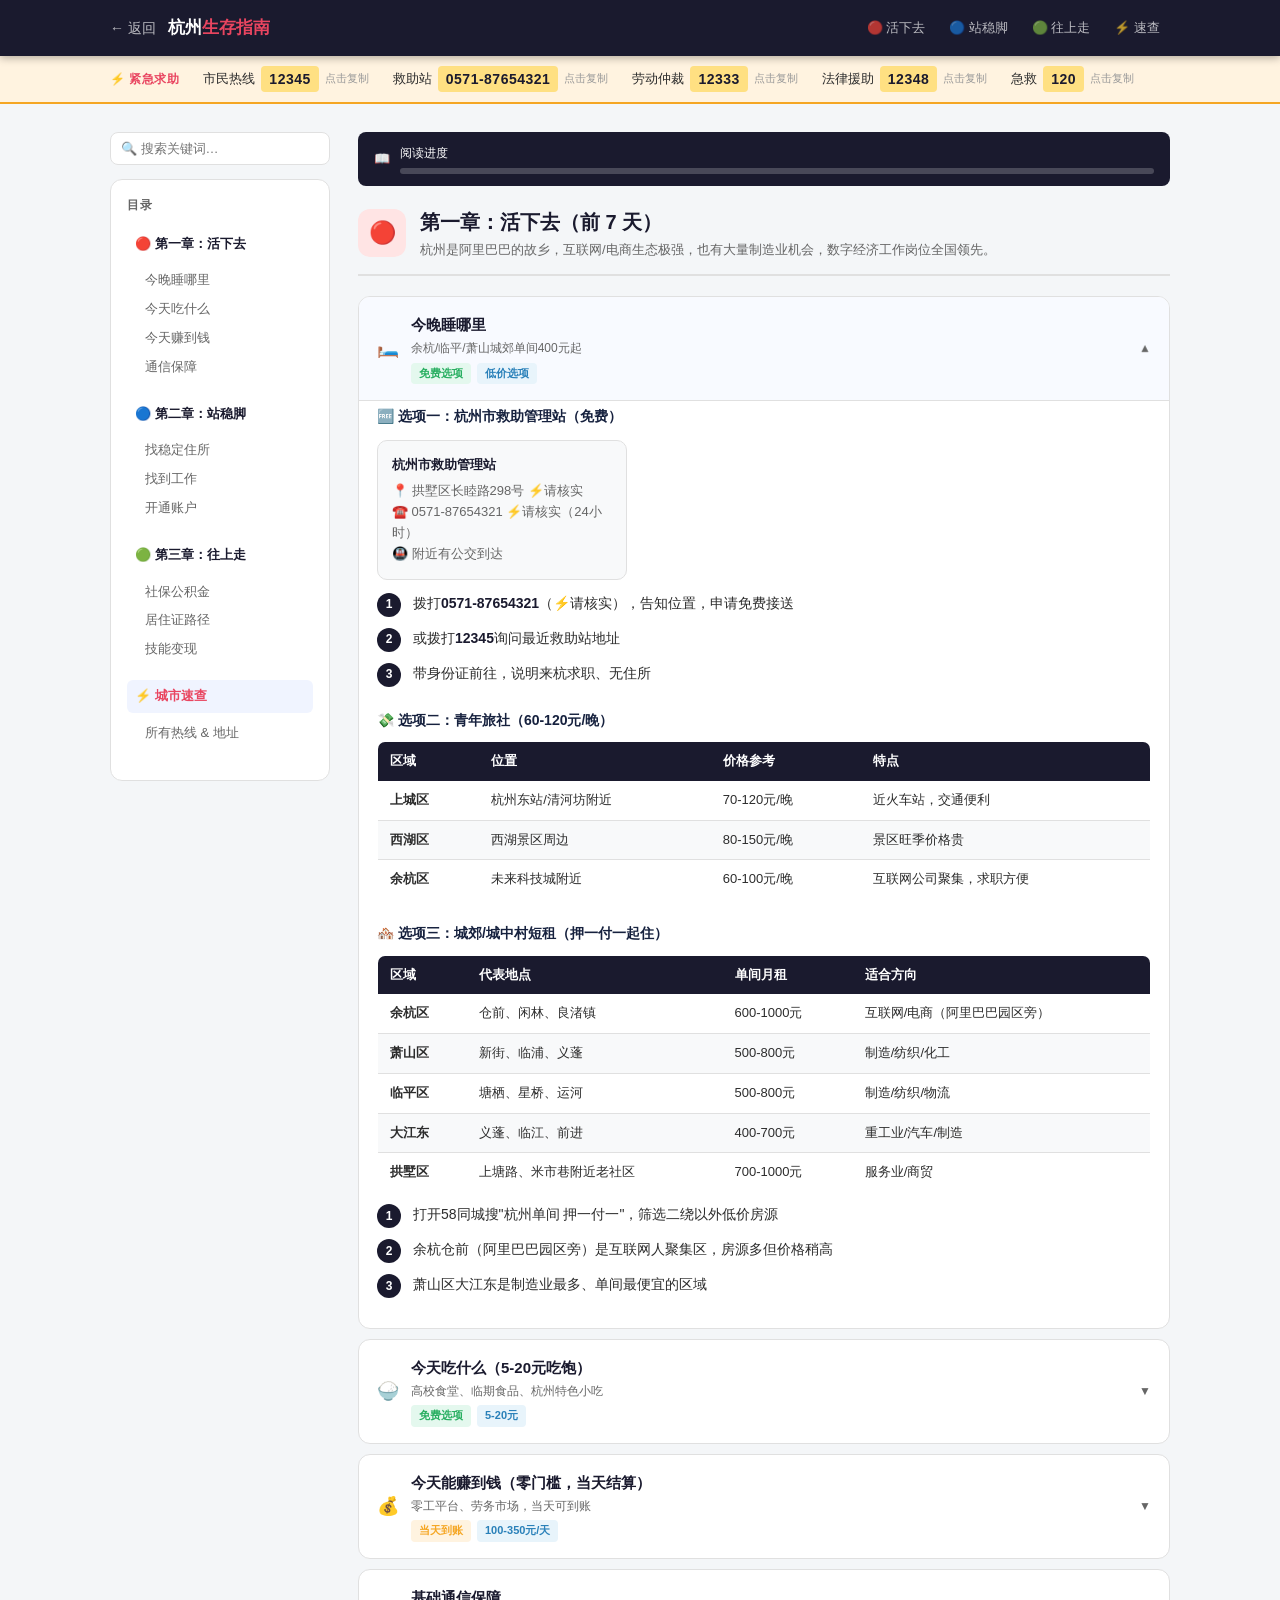
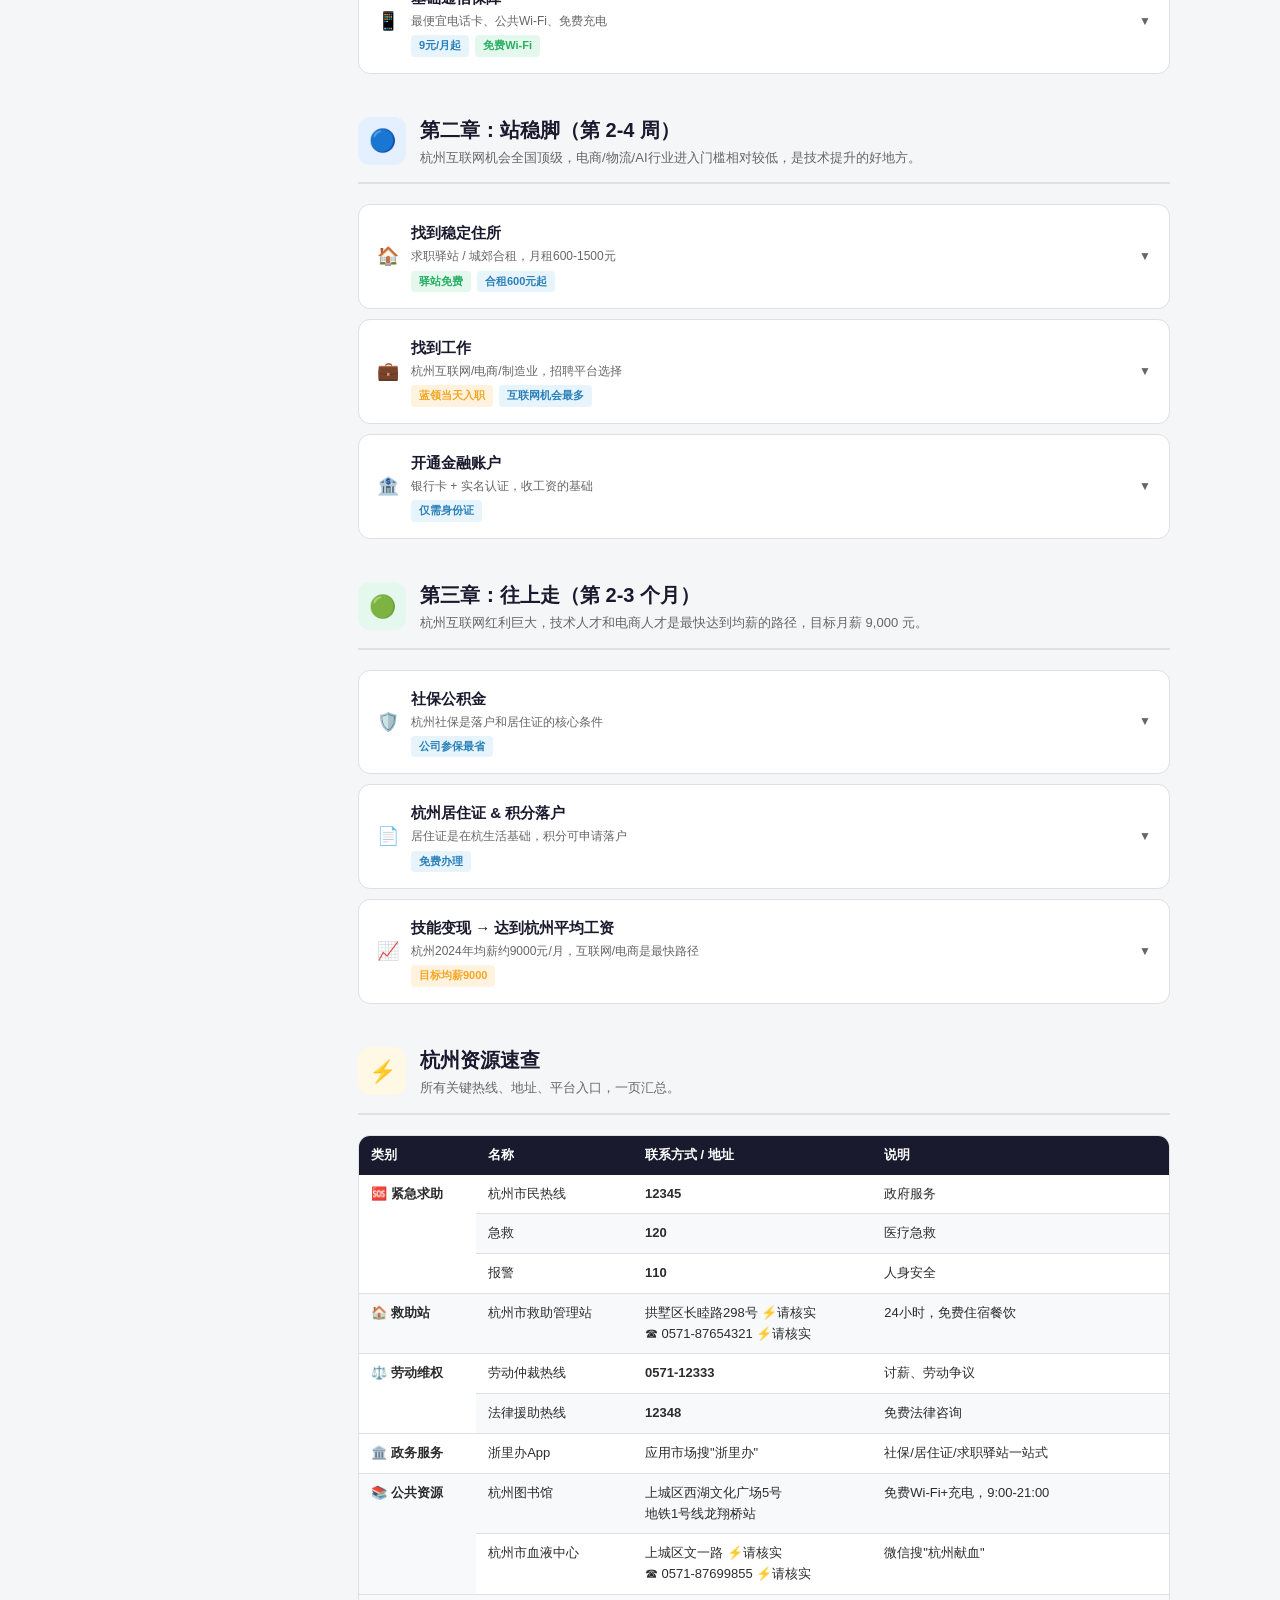
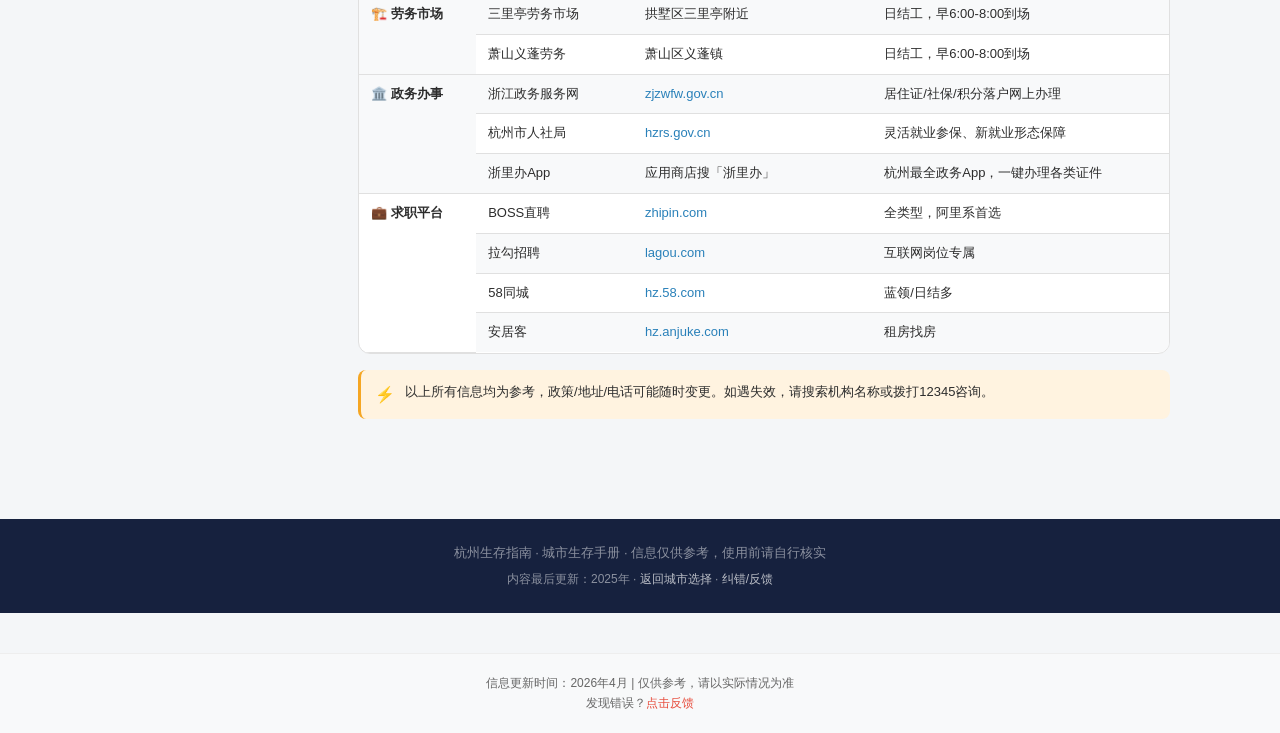
<file: cities/hangzhou.html>
<!DOCTYPE html>
<html lang="zh-CN">
<head>
  <meta charset="UTF-8">
  <meta name="viewport" content="width=device-width, initial-scale=1.0, maximum-scale=1.0, user-scalable=no">
  <title>杭州生存指南 — 从零开始，达到城市平均工资</title>
  <meta name="description" content="杭州城市生存详细指南：住所、食物、赚钱、找工作、社保，从0到月入均薪9000元。">
  <link rel="stylesheet" href="../assets/style.css">
</head>
<body data-city="hangzhou">

<header class="city-header">
  <div class="inner">
    <a href="../index.html" class="back-btn" target="_blank">← 返回</a>
    <div class="city-header-title">杭州<span>生存指南</span></div>
    <nav class="chapter-nav">
      <a href="#chapter1">🔴 活下去</a>
      <a href="#chapter2">🔵 站稳脚</a>
      <a href="#chapter3">🟢 往上走</a>
      <a href="#resources">⚡ 速查</a>
    </nav>
  </div>
</header>

<div class="emergency-bar">
  <div class="inner">
    <span class="emergency-label">⚡ 紧急求助</span>
    <div class="emergency-item"><span>市民热线</span><span class="num">12345</span><span class="copy-hint">点击复制</span></div>
    <div class="emergency-item"><span>救助站</span><span class="num">0571-87654321</span><span class="copy-hint">点击复制</span></div>
    <div class="emergency-item"><span>劳动仲裁</span><span class="num">12333</span><span class="copy-hint">点击复制</span></div>
    <div class="emergency-item"><span>法律援助</span><span class="num">12348</span><span class="copy-hint">点击复制</span></div>
    <div class="emergency-item"><span>急救</span><span class="num">120</span><span class="copy-hint">点击复制</span></div>
  </div>
</div>

<div class="city-layout">
  <aside class="sidebar">
    <div class="search-box"><input type="text" id="search-input" placeholder="🔍 搜索关键词…"></div>
    <div class="sidebar-toc">
      <h4>目录</h4>
      <div class="toc-chapter">
        <div class="toc-chapter-title" data-href="#chapter1">🔴 第一章：活下去</div>
        <div class="toc-items">
          <a class="toc-item" href="#acc-sleep" target="_blank">今晚睡哪里</a>
          <a class="toc-item" href="#acc-food" target="_blank">今天吃什么</a>
          <a class="toc-item" href="#acc-earn" target="_blank">今天赚到钱</a>
          <a class="toc-item" href="#acc-comm" target="_blank">通信保障</a>
        </div>
      </div>
      <div class="toc-chapter">
        <div class="toc-chapter-title" data-href="#chapter2">🔵 第二章：站稳脚</div>
        <div class="toc-items">
          <a class="toc-item" href="#acc-house" target="_blank">找稳定住所</a>
          <a class="toc-item" href="#acc-job" target="_blank">找到工作</a>
          <a class="toc-item" href="#acc-bank" target="_blank">开通账户</a>
        </div>
      </div>
      <div class="toc-chapter">
        <div class="toc-chapter-title" data-href="#chapter3">🟢 第三章：往上走</div>
        <div class="toc-items">
          <a class="toc-item" href="#acc-social" target="_blank">社保公积金</a>
          <a class="toc-item" href="#acc-resident" target="_blank">居住证路径</a>
          <a class="toc-item" href="#acc-skill" target="_blank">技能变现</a>
        </div>
      </div>
      <div class="toc-chapter">
        <div class="toc-chapter-title" data-href="#resources">⚡ 城市速查</div>
        <div class="toc-items"><a class="toc-item" href="#resources" target="_blank">所有热线 &amp; 地址</a></div>
      </div>
    </div>
  </aside>

  <main class="content-area">
    <div class="progress-hint">
      <span>📖</span>
      <div style="flex:1">
        <div style="font-size:12px;margin-bottom:4px;" class="progress-text">阅读进度</div>
        <div class="progress-bar-outer"><div class="progress-bar-inner" style="width:0%"></div></div>
      </div>
    </div>

    <section class="chapter" id="chapter1">
      <div class="chapter-header">
        <div class="chapter-icon red">🔴</div>
        <div class="chapter-title">
          <h2>第一章：活下去（前 7 天）</h2>
          <p>杭州是阿里巴巴的故乡，互联网/电商生态极强，也有大量制造业机会，数字经济工作岗位全国领先。</p>
        </div>
      </div>
      <div class="accordion-group">

        <div class="accordion" id="acc-sleep">
          <div class="accordion-header">
            <span class="acc-icon">🛏️</span>
            <div class="acc-title-block">
              <div class="acc-title">今晚睡哪里</div>
              <div class="acc-sub">余杭/临平/萧山城郊单间400元起</div>
              <div class="acc-tags"><span class="acc-tag free">免费选项</span><span class="acc-tag cheap">低价选项</span></div>
            </div>
            <span class="acc-arrow">▼</span>
          </div>
          <div class="accordion-body"><div class="accordion-body-inner">

            <div class="content-block">
              <div class="block-title">🆓 选项一：杭州市救助管理站（免费）</div>
              <div class="info-cards">
                <div class="info-card">
                  <div class="ic-title">杭州市救助管理站</div>
                  <div class="ic-body">📍 拱墅区长睦路298号 ⚡请核实<br>☎️ 0571-87654321 ⚡请核实（24小时）<br>🚇 附近有公交到达</div>
                </div>
              </div>
              <div class="steps">
                <div class="step"><span class="step-num">1</span><div class="step-content">拨打<strong>0571-87654321</strong>（⚡请核实），告知位置，申请免费接送</div></div>
                <div class="step"><span class="step-num">2</span><div class="step-content">或拨打<strong>12345</strong>询问最近救助站地址</div></div>
                <div class="step"><span class="step-num">3</span><div class="step-content">带身份证前往，说明来杭求职、无住所</div></div>
              </div>
            </div>

            <div class="content-block">
              <div class="block-title">💸 选项二：青年旅社（60-120元/晚）</div>
              <div class="table-wrap"><table class="data-table">
                <thead><tr><th>区域</th><th>位置</th><th>价格参考</th><th>特点</th></tr></thead>
                <tbody>
                  <tr><td><strong>上城区</strong></td><td>杭州东站/清河坊附近</td><td>70-120元/晚</td><td>近火车站，交通便利</td></tr>
                  <tr><td><strong>西湖区</strong></td><td>西湖景区周边</td><td>80-150元/晚</td><td>景区旺季价格贵</td></tr>
                  <tr><td><strong>余杭区</strong></td><td>未来科技城附近</td><td>60-100元/晚</td><td>互联网公司聚集，求职方便</td></tr>
                </tbody>
              </table></div>
            </div>

            <div class="content-block">
              <div class="block-title">🏘️ 选项三：城郊/城中村短租（押一付一起住）</div>
              <div class="table-wrap"><table class="data-table">
                <thead><tr><th>区域</th><th>代表地点</th><th>单间月租</th><th>适合方向</th></tr></thead>
                <tbody>
                  <tr><td><strong>余杭区</strong></td><td>仓前、闲林、良渚镇</td><td>600-1000元</td><td>互联网/电商（阿里巴巴园区旁）</td></tr>
                  <tr><td><strong>萧山区</strong></td><td>新街、临浦、义蓬</td><td>500-800元</td><td>制造/纺织/化工</td></tr>
                  <tr><td><strong>临平区</strong></td><td>塘栖、星桥、运河</td><td>500-800元</td><td>制造/纺织/物流</td></tr>
                  <tr><td><strong>大江东</strong></td><td>义蓬、临江、前进</td><td>400-700元</td><td>重工业/汽车/制造</td></tr>
                  <tr><td><strong>拱墅区</strong></td><td>上塘路、米市巷附近老社区</td><td>700-1000元</td><td>服务业/商贸</td></tr>
                </tbody>
              </table></div>
              <div class="steps">
                <div class="step"><span class="step-num">1</span><div class="step-content">打开58同城搜"杭州单间 押一付一"，筛选二绕以外低价房源</div></div>
                <div class="step"><span class="step-num">2</span><div class="step-content">余杭仓前（阿里巴巴园区旁）是互联网人聚集区，房源多但价格稍高</div></div>
                <div class="step"><span class="step-num">3</span><div class="step-content">萧山区大江东是制造业最多、单间最便宜的区域</div></div>
              </div>
            </div>

          </div></div>
        </div>

        <div class="accordion" id="acc-food">
          <div class="accordion-header">
            <span class="acc-icon">🍚</span>
            <div class="acc-title-block">
              <div class="acc-title">今天吃什么（5-20元吃饱）</div>
              <div class="acc-sub">高校食堂、临期食品、杭州特色小吃</div>
              <div class="acc-tags"><span class="acc-tag free">免费选项</span><span class="acc-tag cheap">5-20元</span></div>
            </div>
            <span class="acc-arrow">▼</span>
          </div>
          <div class="accordion-body"><div class="accordion-body-inner">

            <div class="content-block">
              <div class="block-title">🎓 选项一：高校食堂（6-15元/餐）</div>
              <div class="table-wrap"><table class="data-table">
                <thead><tr><th>学校</th><th>地址</th><th>进入方式</th><th>价格参考</th></tr></thead>
                <tbody>
                  <tr><td><strong>浙江科技大学</strong></td><td>西湖区留和路318号</td><td>相对开放</td><td>6-12元/餐</td></tr>
                  <tr><td><strong>杭州电子科技大学</strong></td><td>江干区白杨街道2号大街</td><td>下沙校区较宽松</td><td>5-10元/餐</td></tr>
                  <tr><td><strong>浙江工商大学</strong></td><td>拱墅区教工路149号</td><td>非高峰期可进</td><td>6-12元/餐</td></tr>
                  <tr><td><strong>杭州职业技术学院</strong></td><td>滨江区滨文路68号</td><td>较为开放</td><td>5-10元/餐</td></tr>
                </tbody>
              </table></div>
              <div class="alert warning">
                <span class="alert-icon">⚠️</span>
                <div class="alert-content"><strong>注意：</strong>杭州各高校（浙大、浙工大等）门禁管理趋严，食堂不一定对外开放。建议工作日非饭点（9-11点、14-17点）尝试步行入校，或找学生确认。无法进入备选：西湖附近全家/罗森便利店（热食约8-12元），或北山街、湖滨路平价面馆。</div>
              </div>
            </div>

            <div class="content-block">
              <div class="block-title">🍜 杭州特色低价美食</div>
              <div class="table-wrap"><table class="data-table">
                <thead><tr><th>食物</th><th>价格</th><th>哪里找</th></tr></thead>
                <tbody>
                  <tr><td><strong>片儿川面</strong></td><td>10-15元/碗</td><td>杭州特色，城区各老面馆</td></tr>
                  <tr><td><strong>葱包桧</strong></td><td>3-5元/个</td><td>清河坊历史街区附近老摊</td></tr>
                  <tr><td><strong>萧山、余杭老社区小饭馆</strong></td><td>8-15元/餐</td><td>工人集聚区盒饭量大</td></tr>
                  <tr><td><strong>好特卖临期食品</strong></td><td>1-5元</td><td>高德搜"好特卖"，全市多门店</td></tr>
                  <tr><td><strong>盒马/超市当日打折</strong></td><td>3-8元</td><td>晚20:00后，蔬菜水果大折扣</td></tr>
                </tbody>
              </table></div>
            </div>

          </div></div>
        </div>

        <div class="accordion" id="acc-earn">
          <div class="accordion-header">
            <span class="acc-icon">💰</span>
            <div class="acc-title-block">
              <div class="acc-title">今天能赚到钱（零门槛，当天结算）</div>
              <div class="acc-sub">零工平台、劳务市场，当天可到账</div>
              <div class="acc-tags"><span class="acc-tag fast">当天到账</span><span class="acc-tag cheap">100-350元/天</span></div>
            </div>
            <span class="acc-arrow">▼</span>
          </div>
          <div class="accordion-body"><div class="accordion-body-inner">

            <div class="content-block">
              <div class="block-title">📱 方案一：零工平台</div>
              <div class="table-wrap"><table class="data-table">
                <thead><tr><th>平台</th><th>工作类型</th><th>日收入参考</th><th>注册入口</th></tr></thead>
                <tbody>
                  <tr><td><strong>美团跑腿众包</strong></td><td>帮买帮送</td><td>100-300元</td><td>微信搜"美团跑腿"</td></tr>
                  <tr><td><strong>闪送骑手</strong></td><td>同城急送</td><td>120-380元</td><td>闪送App</td></tr>
                  <tr><td><strong>货拉拉帮手</strong></td><td>搬家协助</td><td>80-200元</td><td>货拉拉App</td></tr>
                  <tr><td><strong>美团/饿了么骑手</strong></td><td>外卖配送</td><td>100-280元</td><td>美团App→骑手</td></tr>
                  <tr><td><strong>菜鸟驿站驿主</strong></td><td>快递收发（杭州特色）</td><td>月入3000-6000元</td><td>菜鸟驿站App申请</td></tr>
                </tbody>
              </table></div>
              <div class="alert info"><span class="alert-icon">💡</span><div class="alert-content"><strong>杭州特色机会：</strong>杭州是阿里电商大本营，菜鸟物流、顺丰、京东等快递仓分拣工常年招聘，日结150-250元，大促（双11/618）期间需求暴增。</div></div>
            </div>

            <div class="content-block">
              <div class="block-title">🏗️ 方案二：劳务市场（当天现结）</div>
              <div class="table-wrap"><table class="data-table">
                <thead><tr><th>地点</th><th>地址</th><th>最佳到达时间</th><th>日结参考</th></tr></thead>
                <tbody>
                  <tr><td><strong>三里亭劳务市场</strong></td><td>拱墅区三里亭附近</td><td>早上 6:00-8:00</td><td>130-230元</td></tr>
                  <tr><td><strong>下沙物流园区</strong></td><td>江干区下沙开发区</td><td>早上 6:30-8:30</td><td>150-250元</td></tr>
                  <tr><td><strong>萧山义蓬劳务</strong></td><td>萧山区义蓬镇附近</td><td>早上 6:00-8:00</td><td>130-230元</td></tr>
                </tbody>
              </table></div>
            </div>

            <div class="content-block">
              <div class="block-title">🩸 方案三：无偿献血（补贴约100-400元）⚡</div>
              <div class="table-wrap"><table class="data-table">
                <thead><tr><th>献血点</th><th>地址</th><th>开放时间</th></tr></thead>
                <tbody>
                  <tr><td><strong>杭州市血液中心</strong></td><td>上城区文一路 ⚡请核实</td><td>周一至周日 8:30-17:00</td></tr>
                  <tr><td><strong>吴山广场献血屋</strong></td><td>上城区吴山广场附近</td><td>9:00-17:00</td></tr>
                  <tr><td><strong>武林广场献血点</strong></td><td>拱墅区武林广场附近</td><td>9:00-17:00</td></tr>
                </tbody>
              </table></div>
            </div>

          </div></div>
        </div>

        <div class="accordion" id="acc-comm">
          <div class="accordion-header">
            <span class="acc-icon">📱</span>
            <div class="acc-title-block">
              <div class="acc-title">基础通信保障</div>
              <div class="acc-sub">最便宜电话卡、公共Wi-Fi、免费充电</div>
              <div class="acc-tags"><span class="acc-tag cheap">9元/月起</span><span class="acc-tag free">免费Wi-Fi</span></div>
            </div>
            <span class="acc-arrow">▼</span>
          </div>
          <div class="accordion-body"><div class="accordion-body-inner">
            <div class="content-block">
              <div class="block-title">📲 电话卡 + Wi-Fi</div>
              <div class="table-wrap"><table class="data-table">
                <thead><tr><th>场所/方式</th><th>说明</th><th>费用</th></tr></thead>
                <tbody>
                  <tr><td><strong>中国电信/移动/联通</strong></td><td>9元月套餐，带身份证到营业厅</td><td>9元/月</td></tr>
                  <tr><td><strong>杭州图书馆</strong></td><td>免费Wi-Fi+充电，上城区西湖文化广场5号，9:00-21:00</td><td>免费</td></tr>
                  <tr><td><strong>杭州地铁站</strong></td><td>部分站点有免费Wi-Fi</td><td>免费</td></tr>
                  <tr><td><strong>麦当劳/肯德基</strong></td><td>点餐后免费Wi-Fi+充电</td><td>13元起消费</td></tr>
                </tbody>
              </table></div>
              <div class="alert success"><span class="alert-icon">✅</span><div class="alert-content"><strong>推荐：杭州图书馆</strong>（地铁1号线龙翔桥站附近），免费Wi-Fi+充电+阅读座位，周二至周日 9:00-21:00。</div></div>
            </div>
          </div></div>
        </div>

      </div>
    </section>

    <section class="chapter" id="chapter2">
      <div class="chapter-header">
        <div class="chapter-icon blue">🔵</div>
        <div class="chapter-title">
          <h2>第二章：站稳脚（第 2-4 周）</h2>
          <p>杭州互联网机会全国顶级，电商/物流/AI行业进入门槛相对较低，是技术提升的好地方。</p>
        </div>
      </div>
      <div class="accordion-group">

        <div class="accordion" id="acc-house">
          <div class="accordion-header">
            <span class="acc-icon">🏠</span>
            <div class="acc-title-block">
              <div class="acc-title">找到稳定住所</div>
              <div class="acc-sub">求职驿站 / 城郊合租，月租600-1500元</div>
              <div class="acc-tags"><span class="acc-tag free">驿站免费</span><span class="acc-tag cheap">合租600元起</span></div>
            </div>
            <span class="acc-arrow">▼</span>
          </div>
          <div class="accordion-body"><div class="accordion-body-inner">

            <div class="content-block">
              <div class="block-title">🏢 选项一：杭州求职驿站（免费）⚡</div>
              <div class="info-cards">
                <div class="info-card">
                  <div class="ic-title">各区人社局热线 ⚡</div>
                  <div class="ic-body">上城区：0571-87014567 ⚡请核实<br>余杭区：0571-89588888 ⚡请核实<br>萧山区：0571-82853112 ⚡请核实<br>拱墅区：0571-88011111 ⚡请核实<br>市人社局：0571-12333</div>
                </div>
              </div>
              <div class="steps">
                <div class="step"><span class="step-num">1</span><div class="step-content">打开<strong>浙里办App</strong>，搜索"求职驿站"或"人才服务"</div></div>
                <div class="step"><span class="step-num">2</span><div class="step-content">或拨打所在区人社局电话，询问当前名额</div></div>
              </div>
            </div>

            <div class="content-block">
              <div class="block-title">🏘️ 选项二：城郊合租（月租600-1500元）</div>
              <div class="table-wrap"><table class="data-table">
                <thead><tr><th>区域</th><th>代表地点</th><th>合租价格</th><th>通勤参考</th></tr></thead>
                <tbody>
                  <tr><td><strong>余杭区</strong></td><td>仓前、闲林、良渚</td><td>700-1200元</td><td>地铁5号线，阿里巴巴附近</td></tr>
                  <tr><td><strong>萧山区</strong></td><td>北干、义蓬、新街</td><td>600-1000元</td><td>地铁1/4号线</td></tr>
                  <tr><td><strong>临平区</strong></td><td>星桥、临平城区</td><td>600-1000元</td><td>地铁3/9号线</td></tr>
                  <tr><td><strong>大江东</strong></td><td>义蓬工业区附近</td><td>500-800元</td><td>地铁7号线延伸</td></tr>
                </tbody>
              </table></div>
              <div class="link-btns">
                <a href="https://hz.anjuke.com" target="_blank" class="link-btn outline">🏠 安居客杭州</a>
                <a href="https://hz.58.com" target="_blank" class="link-btn outline">📋 58同城杭州</a>
              </div>
            </div>

          </div></div>
        </div>

        <div class="accordion" id="acc-job">
          <div class="accordion-header">
            <span class="acc-icon">💼</span>
            <div class="acc-title-block">
              <div class="acc-title">找到工作</div>
              <div class="acc-sub">杭州互联网/电商/制造业，招聘平台选择</div>
              <div class="acc-tags"><span class="acc-tag fast">蓝领当天入职</span><span class="acc-tag cheap">互联网机会最多</span></div>
            </div>
            <span class="acc-arrow">▼</span>
          </div>
          <div class="accordion-body"><div class="accordion-body-inner">

            <div class="content-block">
              <div class="block-title">💰 杭州：第一周怎么挣到钱（零经验可操作）</div>
              <div class="alert success"><span class="alert-icon">⚡</span><div class="alert-content"><strong>杭州当天见钱最快的4条路：</strong>美团/饿了么骑手（注册即接单）、电商仓打包工（临平/余杭义乌系仓库当天进场）、直播间助手（BOSS直聘当天投递快）、萧山/余杭日结工厂。杭州有一个独特机会：电商直播相关日结岗位全国最多，零经验可从最低端直播助手做起。</div></div>
              <div class="table-wrap"><table class="data-table">
                <thead><tr><th>方式</th><th>门槛</th><th>日收入</th><th>启动方法</th></tr></thead>
                <tbody>
                  <tr><td><strong>外卖骑手</strong></td><td>手机+身份证+电动车</td><td>170-380元/天</td><td><a href="https://h5.meituan.com/rider/" target="_blank">美团骑手注册</a>，西湖区/滨江区单量大</td></tr>
                  <tr><td><strong>电商仓打包/分拣（临平/余杭）</strong></td><td>无技能</td><td>130-220元/天，日结</td><td>临平区乔司仓储物流园，早7点到场等招；或58同城搜「杭州电商仓日结」</td></tr>
                  <tr><td><strong>直播间助手/货品整理</strong></td><td>无经验可</td><td>100-200元/天</td><td>BOSS直聘搜「杭州直播助手/带货助理」；大量小MCN公司需要打杂人员</td></tr>
                  <tr><td><strong>日结保洁/力工</strong></td><td>体力即可</td><td>120-230元/天</td><td>58同城搜「杭州日结保洁」</td></tr>
                </tbody>
              </table></div>
            </div>
            <div class="content-block">
              <div class="block-title">🔧 蓝领稳定岗位（月薪3500-7000元）</div>
              <div class="alert info"><span class="alert-icon">ℹ️</span><div class="alert-content">杭州蓝领最大特色：<strong>电商经济渗透到所有蓝领岗位</strong>。快递/仓储/配送岗位需求量全国前三（阿里系物流体系庞大）。制造业以萧山/余杭为主，传统纺织和新能源并存。</div></div>
              <div class="table-wrap"><table class="data-table">
                <thead><tr><th>岗位</th><th>月薪范围</th><th>是否含住</th><th>招聘入口</th></tr></thead>
                <tbody>
                  <tr><td><strong>快递员（菜鸟/京东/顺丰）</strong></td><td>5,500-10,000元</td><td>部分含住</td><td>BOSS直聘/顺丰官网；菜鸟驿站在杭州密度极高</td></tr>
                  <tr><td><strong>电商仓储（菜鸟仓/京东亚一仓）</strong></td><td>4,000-6,500元</td><td>多含住含餐</td><td>临平区大规模仓储园区，BOSS直聘搜「杭州仓储」</td></tr>
                  <tr><td><strong>餐饮服务（西湖景区/商圈）</strong></td><td>3,500-5,500元</td><td>多含住含餐</td><td>58同城搜「杭州餐饮」；西湖周边餐厅旺季（暑假/十一）大量招人</td></tr>
                  <tr><td><strong>纺织/服装工厂（萧山）</strong></td><td>3,500-6,000元（计件）</td><td>多含住</td><td>萧山区劳务市场；BOSS直聘搜「杭州工厂」</td></tr>
                  <tr><td><strong>直播基地搬运/道具工</strong></td><td>3,500-5,500元</td><td>无</td><td>BOSS直聘搜「杭州直播基地」；大量MCN需要体力/道具类工人</td></tr>
                </tbody>
              </table></div>
              <div class="steps">
                <div class="step"><span class="step-num">1</span><div class="step-content"><strong>劳务市场地址：</strong>萧山区劳务市场（北干街道）；余杭区临平劳务市场（乔司）；滨江区长河劳务集散点</div></div>
                <div class="step"><span class="step-num">2</span><div class="step-content"><strong>电商旺季冲刺：</strong>每年6月（618）和10-11月（双11）是杭州电商仓薪资最高的时候，加班费+奖金可让月薪比平时高50-80%，是积累第一桶金的好时机</div></div>
              </div>
            </div>
            <div class="alert warning" style="margin-top: 16px;">
              <span class="alert-icon">⚠️</span>
              <div class="alert-content"><strong>防骗提醒：</strong>凡是要先交钱的（培训费、押金、服装费），都是骗子！正规单位不会让你先付钱。遇到可疑情况，拨打 ☎ 110 或 ☎ 12333 劳动监察热线。</div>
            </div>
            <div class="content-block">
              <div class="block-title">🚀 灵活变现路（自雇/接单，无需固定雇主）</div>
              <div class="alert info"><span class="alert-icon">💡</span><div class="alert-content">杭州是中国<strong>电商自雇密度最高</strong>的城市，大量个体卖家/主播/运营从这里起步。阿里生态提供了成熟的流量/工具/供应链，让「1个人做电商」的可行性远高于其他城市。</div></div>
              <div class="table-wrap"><table class="data-table">
                <thead><tr><th>方向</th><th>启动门槛</th><th>月收入参考</th><th>入门方式</th></tr></thead>
                <tbody>
                  <tr><td><strong>外卖骑手（专送/众包）</strong></td><td>电动车+手机</td><td>5,000-9,000元</td><td><a href="https://h5.meituan.com/rider/" target="_blank">美团骑手注册</a>；滨江/余杭/西湖区写字楼密集，中午单量极高</td></tr>
                  <tr><td><strong>网约车/顺风车</strong></td><td>有驾照+车（或租车）</td><td>5,000-12,000元</td><td>滴滴/高德/曹操注册；杭州地铁接驳需求大，早晚高峰效率高</td></tr>
                  <tr><td><strong>个人淘宝/拼多多小店</strong></td><td>500-5,000元（进货）</td><td>2,000-20,000元+</td><td>四季青/杭州纺织城拿货最方便；女装/饰品/家居是高频品类</td></tr>
                  <tr><td><strong>直播带货（个人账号）</strong></td><td>手机+账号+货源</td><td>初期0-3,000元，成熟后无上限</td><td>抖音/淘宝直播；余杭区有大量MCN愿意扶持新人主播，可先打工学再单干</td></tr>
                  <tr><td><strong>摄影/视频剪辑接单</strong></td><td>设备+技术</td><td>3,000-15,000元</td><td>猪八戒网/人人都是产品经理社区接单；杭州电商公司拍品需求量极大</td></tr>
                </tbody>
              </table></div>
              <div class="steps">
                <div class="step"><span class="step-num">1</span><div class="step-content"><strong>杭州自雇最大优势：</strong>供应链基础设施齐全，四季青/义乌1小时货源，菜鸟物流全国最快，做电商的「基础设施成本」全国最低。</div></div>
                <div class="step"><span class="step-num">2</span><div class="step-content"><strong>旺季冲刺时机：</strong>618和双11前2个月是杭州平台流量最大、MCN招募最积极的时期，适合新人进场接单或开店，起量概率远高于淡季。</div></div>
              </div>
            </div>
            <div class="content-block">
              <div class="block-title">🏪 小本创业路（启动资金1-5万元）</div>
              <div class="alert success"><span class="alert-icon">💡</span><div class="alert-content"><strong>杭州创业最大优势：阿里/网易生态带来完整的电商基础设施。</strong>但线下实体店租金压力大，建议优先选择线上电商/内容创业等轻资产模式，线下选择新兴商圈（良渚/余杭）而非成熟商圈（西湖/滨江）。</div></div>
              <div class="table-wrap"><table class="data-table">
                <thead><tr><th>方向</th><th>启动成本</th><th>月净利润参考</th><th>关键提示</th></tr></thead>
                <tbody>
                  <tr><td><strong>淘宝/拼多多小店（服装/饰品）</strong></td><td>1-3万元（首批货）</td><td>3,000-30,000元+</td><td>四季青批发市场拿货最便利；女装赛道竞争激烈但需求稳定，差异化选品是关键</td></tr>
                  <tr><td><strong>民宿/短租（西湖/良渚周边）</strong></td><td>1-5万元改造费</td><td>3,000-12,000元/间</td><td>西湖景区周边民宿旺季（暑假/五一/十一）爆满；良渚文化村适合打文化牌</td></tr>
                  <tr><td><strong>摆摊/集市（文创/手工）</strong></td><td>2,000-8,000元</td><td>2,000-10,000元</td><td>良渚艺术集/运河集市/天目里周边市集受众消费力强；周末市集已成杭州年轻人刚需</td></tr>
                  <tr><td><strong>宠物相关（遛狗/寄养/美容）</strong></td><td>5,000-2万元</td><td>4,000-15,000元</td><td>杭州宠物渗透率高；上门寄养/美容比实体店轻资产，滨江/余杭高端小区需求旺</td></tr>
                  <tr><td><strong>二手电商/闲置转卖</strong></td><td>几乎零成本</td><td>1,000-8,000元（兼职）</td><td>闲鱼在杭州交易活跃（互联网人多、闲置高价品多）；数码/潮牌/奢品副线最好卖</td></tr>
                </tbody>
              </table></div>
              <div class="steps">
                <div class="step"><span class="step-num">1</span><div class="step-content"><strong>杭州创业核心优势：</strong>阿里/网易生态带来大量「离职创业」的互联网老兵，他们愿意分享经验，也愿意给靠谱的小创业者机会（合作、供货、投资）。人脉网络是杭州独有资产。</div></div>
                <div class="step"><span class="step-num">2</span><div class="step-content"><strong>政策支持：</strong>杭州对返乡创业和电商创业有补贴，余杭区（数字经济园）、钱塘区（新经济孵化器）均有低租金创业空间，可前往各区人才市场或搜索「杭州创业补贴2024」了解政策。</div></div>
              </div>
            </div>
            <div class="content-block">
              <div class="block-title">💻 白领入门路径（月薪5000-18000元）</div>
              <div class="alert success"><span class="alert-icon">💡</span><div class="alert-content"><strong>杭州白领机会最集中在滨江（互联网/AI）、余杭（阿里系）、钱塘（数字经济）。</strong>杭州独有优势：阿里系生态公司密度全国第一，大量中小电商/MCN公司需要运营人才，入门门槛比北京低但成长空间同样大。</div></div>
              <div class="table-wrap"><table class="data-table">
                <thead><tr><th>方向</th><th>入门月薪</th><th>核心区域</th><th>求职入口</th></tr></thead>
                <tbody>
                  <tr><td><strong>电商运营（淘宝/天猫/抖音）</strong></td><td>5,000-12,000元</td><td>余杭区/滨江区</td><td><a href="https://www.zhipin.com/" target="_blank">BOSS直聘</a>搜「杭州电商运营」；阿里生态公司大量招运营</td></tr>
                  <tr><td><strong>直播带货主播/运营</strong></td><td>5,000-20,000元（提成）</td><td>余杭区直播基地</td><td>BOSS直聘搜「杭州直播运营/主播」；MCN公司大量招新人培养</td></tr>
                  <tr><td><strong>互联网产品/运营（阿里系外包）</strong></td><td>7,000-15,000元</td><td>余杭区西溪园区</td><td>BOSS直聘搜「杭州产品运营」；阿里外包岗位多且薪资高</td></tr>
                  <tr><td><strong>AI数据标注（入门）</strong></td><td>4,500-8,000元</td><td>滨江区/钱塘区</td><td>BOSS直聘搜「杭州数据标注」；杭州AI公司密集，数据标注是最容易入门的AI岗位</td></tr>
                  <tr><td><strong>客服/用户运营（阿里/网易）</strong></td><td>5,000-9,000元</td><td>滨江/西湖区</td><td>BOSS直聘搜「杭州客服」，阿里/网易客服岗需求大且福利好</td></tr>
                </tbody>
              </table></div>
              <div class="steps">
                <div class="step"><span class="step-num">1</span><div class="step-content"><strong>杭州3个月冲刺路径：</strong>第1个月骑手/电商仓赚生活费→在B站/淘宝学习电商运营基础（千牛后台操作）→第2个月投助理运营/客服岗→第3个月入职，起薪5,000+，赶上618/双11可直接涨薪</div></div>
                <div class="step"><span class="step-num">2</span><div class="step-content"><strong>杭州平均工资参考：</strong>2024年杭州平均薪资约10,000-12,000元/月，互联网/电商岗位平均更高。外地新人目标：第一年6,000-8,000元，直播运营方向上限更高</div></div>
              </div>
            </div>

          </div></div>
        </div>

        <div class="accordion" id="acc-bank">
          <div class="accordion-header">
            <span class="acc-icon">🏦</span>
            <div class="acc-title-block">
              <div class="acc-title">开通金融账户</div>
              <div class="acc-sub">银行卡 + 实名认证，收工资的基础</div>
              <div class="acc-tags"><span class="acc-tag cheap">仅需身份证</span></div>
            </div>
            <span class="acc-arrow">▼</span>
          </div>
          <div class="accordion-body"><div class="accordion-body-inner">
            <div class="content-block">
              <div class="block-title">🏧 开银行卡</div>
              <div class="steps">
                <div class="step"><span class="step-num">1</span><div class="step-content">高德搜"邮政储蓄银行"或"农业银行"，找最近网点</div></div>
                <div class="step"><span class="step-num">2</span><div class="step-content">带<strong>身份证原件</strong>，开借记卡，当天可用</div></div>
                <div class="step"><span class="step-num">3</span><div class="step-content">杭州还可选<strong>浙商银行</strong>（杭州本地银行），对来杭人员开户友好</div></div>
              </div>
            </div>
          </div></div>
        </div>

      </div>
    </section>

    <section class="chapter" id="chapter3">
      <div class="chapter-header">
        <div class="chapter-icon green">🟢</div>
        <div class="chapter-title">
          <h2>第三章：往上走（第 2-3 个月）</h2>
          <p>杭州互联网红利巨大，技术人才和电商人才是最快达到均薪的路径，目标月薪 9,000 元。</p>
        </div>
      </div>
      <div class="accordion-group">

        <div class="accordion" id="acc-social">
          <div class="accordion-header">
            <span class="acc-icon">🛡️</span>
            <div class="acc-title-block">
              <div class="acc-title">社保公积金</div>
              <div class="acc-sub">杭州社保是落户和居住证的核心条件</div>
              <div class="acc-tags"><span class="acc-tag cheap">公司参保最省</span></div>
            </div>
            <span class="acc-arrow">▼</span>
          </div>
          <div class="accordion-body"><div class="accordion-body-inner">
            <div class="content-block">
              <div class="block-title">✅ 由公司参保（最推荐）</div>
              <div class="steps">
                <div class="step"><span class="step-num">1</span><div class="step-content">入职要求签<strong>劳动合同</strong>，明确社保缴纳</div></div>
                <div class="step"><span class="step-num">2</span><div class="step-content">通过"<strong>浙里办App</strong>"→社保查询，可查缴费状态</div></div>
                <div class="step"><span class="step-num">3</span><div class="step-content">杭州积分制落户对学历+社保连续性要求较高，从第一天就要积累</div></div>
              </div>
              <div class="info-cards">
                <div class="info-card">
                  <div class="ic-title">杭州社保热线</div>
                  <div class="ic-body">☎️ 0571-12333<br>浙里办App查询<br>官网：hrss.hangzhou.gov.cn</div>
                </div>
              </div>
            </div>
          </div></div>
        </div>

        <div class="accordion" id="acc-resident">
          <div class="accordion-header">
            <span class="acc-icon">📄</span>
            <div class="acc-title-block">
              <div class="acc-title">杭州居住证 &amp; 积分落户</div>
              <div class="acc-sub">居住证是在杭生活基础，积分可申请落户</div>
              <div class="acc-tags"><span class="acc-tag cheap">免费办理</span></div>
            </div>
            <span class="acc-arrow">▼</span>
          </div>
          <div class="accordion-body"><div class="accordion-body-inner">
            <div class="content-block">
              <div class="block-title">📋 申请杭州居住证</div>
              <div class="steps">
                <div class="step"><span class="step-num">1</span><div class="step-content">通过<strong>浙里办App</strong>在线申请居住证（全程网办）</div></div>
                <div class="step"><span class="step-num">2</span><div class="step-content">或前往<strong>居住地街道便民服务中心</strong>现场办理</div></div>
                <div class="step"><span class="step-num">3</span><div class="step-content">杭州落户：大专以上+社保+居住证满1年，可申请积分落户</div></div>
              </div>
            </div>
          </div></div>
        </div>

        <div class="accordion" id="acc-skill">
          <div class="accordion-header">
            <span class="acc-icon">📈</span>
            <div class="acc-title-block">
              <div class="acc-title">技能变现 → 达到杭州平均工资</div>
              <div class="acc-sub">杭州2024年均薪约9000元/月，互联网/电商是最快路径</div>
              <div class="acc-tags"><span class="acc-tag fast">目标均薪9000</span></div>
            </div>
            <span class="acc-arrow">▼</span>
          </div>
          <div class="accordion-body"><div class="accordion-body-inner">
            <div class="content-block">
              <div class="block-title">🚀 杭州特有技能变现机会</div>
              <div class="table-wrap"><table class="data-table">
                <thead><tr><th>方向</th><th>起步收入</th><th>3个月目标</th><th>关键动作</th></tr></thead>
                <tbody>
                  <tr><td><strong>电商运营/客服</strong></td><td>4,000-7,000元</td><td>8,000-12,000元</td><td>进入阿里/网易/海康等大厂，快速积累</td></tr>
                  <tr><td><strong>直播带货/主播助理</strong></td><td>3,500-6,000元</td><td>6,000-15,000元</td><td>⭐杭州特有优势，见下方详细路径</td></tr>
                  <tr><td><strong>外卖/骑手</strong></td><td>4,000-7,000元</td><td>7,000-12,000元</td><td>熟悉余杭/滨江路线，高峰接单</td></tr>
                  <tr><td><strong>网约车司机</strong></td><td>5,000-8,000元</td><td>8,000-13,000元</td><td>需驾照+租车，杭州出行需求大</td></tr>
                  <tr><td><strong>IT技术/AI</strong></td><td>—</td><td>10,000-20,000元</td><td>阿里系需求极大，Java/Python/算法</td></tr>
                  <tr><td><strong>跨境电商</strong></td><td>4,000-6,000元</td><td>8,000-20,000元</td><td>杭州外贸电商生态成熟，亚马逊/独立站</td></tr>
                </tbody>
              </table></div>
            </div>

            <div class="content-block">
              <div class="block-title">📱 杭州特有机会：直播带货入门路径</div>
              <div class="alert success"><span class="alert-icon">💡</span><div class="alert-content"><strong>为什么杭州是直播带货最好的城市？</strong>淘宝天猫大本营在此，全国60%+的头部MCN机构聚集在杭州（特别是余杭区/滨江区），主播/运营/场控岗位常年缺人，零基础也可入行。</div></div>
              <div class="table-wrap"><table class="data-table">
                <thead><tr><th>岗位</th><th>门槛</th><th>收入区间</th><th>在哪找</th></tr></thead>
                <tbody>
                  <tr><td><strong>直播助理/场控</strong></td><td>无要求，能熬夜即可</td><td>3,500-6,000元/月</td><td>BOSS直聘搜"直播助理"，余杭/滨江岗位最多</td></tr>
                  <tr><td><strong>主播（商品讲解类）</strong></td><td>形象端正，会说普通话</td><td>底薪4,000+提成，上限无</td><td>MCN公司招聘，或抖音/淘宝自开账号</td></tr>
                  <tr><td><strong>直播运营</strong></td><td>懂数据，有电商基础更好</td><td>5,000-10,000元/月</td><td>BOSS直聘/拉勾，大量MCN岗位</td></tr>
                  <tr><td><strong>仓库打包/品控</strong></td><td>无要求</td><td>4,000-6,000元/月</td><td>直播电商仓库，日结也有</td></tr>
                </tbody>
              </table></div>
              <div class="step-list">
                <div class="step"><div class="step-num">1</div><div class="step-content"><strong>先找助理/场控积累经验</strong>：门槛最低，能看到整个直播运作流程，一般2-3个月可晋升主播或运营</div></div>
                <div class="step"><div class="step-num">2</div><div class="step-content"><strong>集中在余杭区找工作</strong>：余杭区（阿里巴巴总部所在地）是杭州MCN最密集区域，BOSS直聘筛选"余杭区"可找到大量岗位</div></div>
                <div class="step"><div class="step-num">3</div><div class="step-content"><strong>自媒体/带货双线并行</strong>：白天上班，业余时间开抖音/小红书账号，积累粉丝后可接商务或全职转型</div></div>
              </div>
              <div class="alert info"><span class="alert-icon">🔗</span><div class="alert-content">找MCN公司：BOSS直聘搜索"杭州 MCN 主播/运营"；或直接在抖音/小红书上找"杭州MCN招募"话题，很多机构会直接在平台发招聘帖。</div></div>
            </div>

            <div class="content-block">
              <div class="block-title">📚 杭州免费技能提升资源</div>
              <div class="info-cards">
                <div class="info-card">
                  <div class="ic-title">杭州职业培训补贴</div>
                  <div class="ic-body">浙里办App申请"职业技能补贴"，参加官方认定课程可报销学费。热线：0571-12333</div>
                </div>
                <div class="info-card">
                  <div class="ic-title">阿里云/淘宝免费培训</div>
                  <div class="ic-body">阿里巴巴定期举办免费电商/云计算培训，关注"阿里巴巴集团"官方公众号</div>
                </div>
              </div>
            </div>
          </div></div>
        </div>

      </div>
    </section>

    <section class="chapter" id="resources">
      <div class="chapter-header">
        <div class="chapter-icon yellow">⚡</div>
        <div class="chapter-title">
          <h2>杭州资源速查</h2>
          <p>所有关键热线、地址、平台入口，一页汇总。</p>
        </div>
      </div>
      <div style="background:#fff;border-radius:12px;border:1.5px solid #e0e0e0;overflow:hidden;">
        <table class="data-table" style="margin:0;border:none;">
          <thead><tr><th>类别</th><th>名称</th><th>联系方式 / 地址</th><th>说明</th></tr></thead>
          <tbody>
            <tr><td rowspan="3"><strong>🆘 紧急求助</strong></td><td>杭州市民热线</td><td><strong>12345</strong></td><td>政府服务</td></tr>
            <tr><td>急救</td><td><strong>120</strong></td><td>医疗急救</td></tr>
            <tr><td>报警</td><td><strong>110</strong></td><td>人身安全</td></tr>
            <tr><td><strong>🏠 救助站</strong></td><td>杭州市救助管理站</td><td>拱墅区长睦路298号 ⚡请核实<br>☎ 0571-87654321 ⚡请核实</td><td>24小时，免费住宿餐饮</td></tr>
            <tr><td rowspan="2"><strong>⚖️ 劳动维权</strong></td><td>劳动仲裁热线</td><td><strong>0571-12333</strong></td><td>讨薪、劳动争议</td></tr>
            <tr><td>法律援助热线</td><td><strong>12348</strong></td><td>免费法律咨询</td></tr>
            <tr><td><strong>🏛️ 政务服务</strong></td><td>浙里办App</td><td>应用市场搜"浙里办"</td><td>社保/居住证/求职驿站一站式</td></tr>
            <tr><td rowspan="2"><strong>📚 公共资源</strong></td><td>杭州图书馆</td><td>上城区西湖文化广场5号<br>地铁1号线龙翔桥站</td><td>免费Wi-Fi+充电，9:00-21:00</td></tr>
            <tr><td>杭州市血液中心</td><td>上城区文一路 ⚡请核实<br>☎ 0571-87699855 ⚡请核实</td><td>微信搜"杭州献血"</td></tr>
            <tr><td rowspan="2"><strong>🏗️ 劳务市场</strong></td><td>三里亭劳务市场</td><td>拱墅区三里亭附近</td><td>日结工，早6:00-8:00到场</td></tr>
            <tr><td>萧山义蓬劳务</td><td>萧山区义蓬镇</td><td>日结工，早6:00-8:00到场</td></tr>
            <tr><td rowspan="3"><strong>🏛️ 政务办事</strong></td><td>浙江政务服务网</td><td><a href="https://www.zjzwfw.gov.cn/" target="_blank">zjzwfw.gov.cn</a></td><td>居住证/社保/积分落户网上办理</td></tr>
            <tr><td>杭州市人社局</td><td><a href="http://www.hzrs.gov.cn/" target="_blank">hzrs.gov.cn</a></td><td>灵活就业参保、新就业形态保障</td></tr>
            <tr><td>浙里办App</td><td>应用商店搜「浙里办」</td><td>杭州最全政务App，一键办理各类证件</td></tr>
            <tr><td rowspan="4"><strong>💼 求职平台</strong></td><td>BOSS直聘</td><td><a href="https://www.zhipin.com" target="_blank">zhipin.com</a></td><td>全类型，阿里系首选</td></tr>
            <tr><td>拉勾招聘</td><td><a href="https://www.lagou.com" target="_blank">lagou.com</a></td><td>互联网岗位专属</td></tr>
            <tr><td>58同城</td><td><a href="https://hz.58.com" target="_blank">hz.58.com</a></td><td>蓝领/日结多</td></tr>
            <tr><td>安居客</td><td><a href="https://hz.anjuke.com" target="_blank">hz.anjuke.com</a></td><td>租房找房</td></tr>
          </tbody>
        </table>
      </div>
      <div style="margin-top:16px;">
        <div class="alert warning">
          <span class="alert-icon">⚡</span>
          <div class="alert-content">以上所有信息均为参考，政策/地址/电话可能随时变更。如遇失效，请搜索机构名称或拨打12345咨询。</div>
        </div>
      </div>
    </section>

  </main>
</div>

<footer>
  <p>杭州生存指南 · 城市生存手册 · 信息仅供参考，使用前请自行核实</p>
  <p style="margin-top:6px;font-size:12px;">内容最后更新：2025年 · <a href="../index.html">返回城市选择</a> · <a href="mailto:feedback@example.com" target="_blank">纠错/反馈</a></p>
</footer>

<div class="page-footer" style="text-align: center; padding: 20px; color: #666; font-size: 12px; border-top: 1px solid #eee; margin-top: 40px;">
  <p>信息更新时间：2026年4月 | 仅供参考，请以实际情况为准</p>
  <p>发现错误？<a href="https://github.com/like224651379-commits/city-survival-guide/issues" target="_blank">点击反馈</a></p>
</div>

<script src="../assets/app.js"></script>
<!-- 移动端紧急联系栏 -->
<div class="emergency-bar-fixed">
  <span>紧急求助：☎ 110（报警）☎ 12333（劳动监察）</span>
</div>
</body>
</html>
</file>
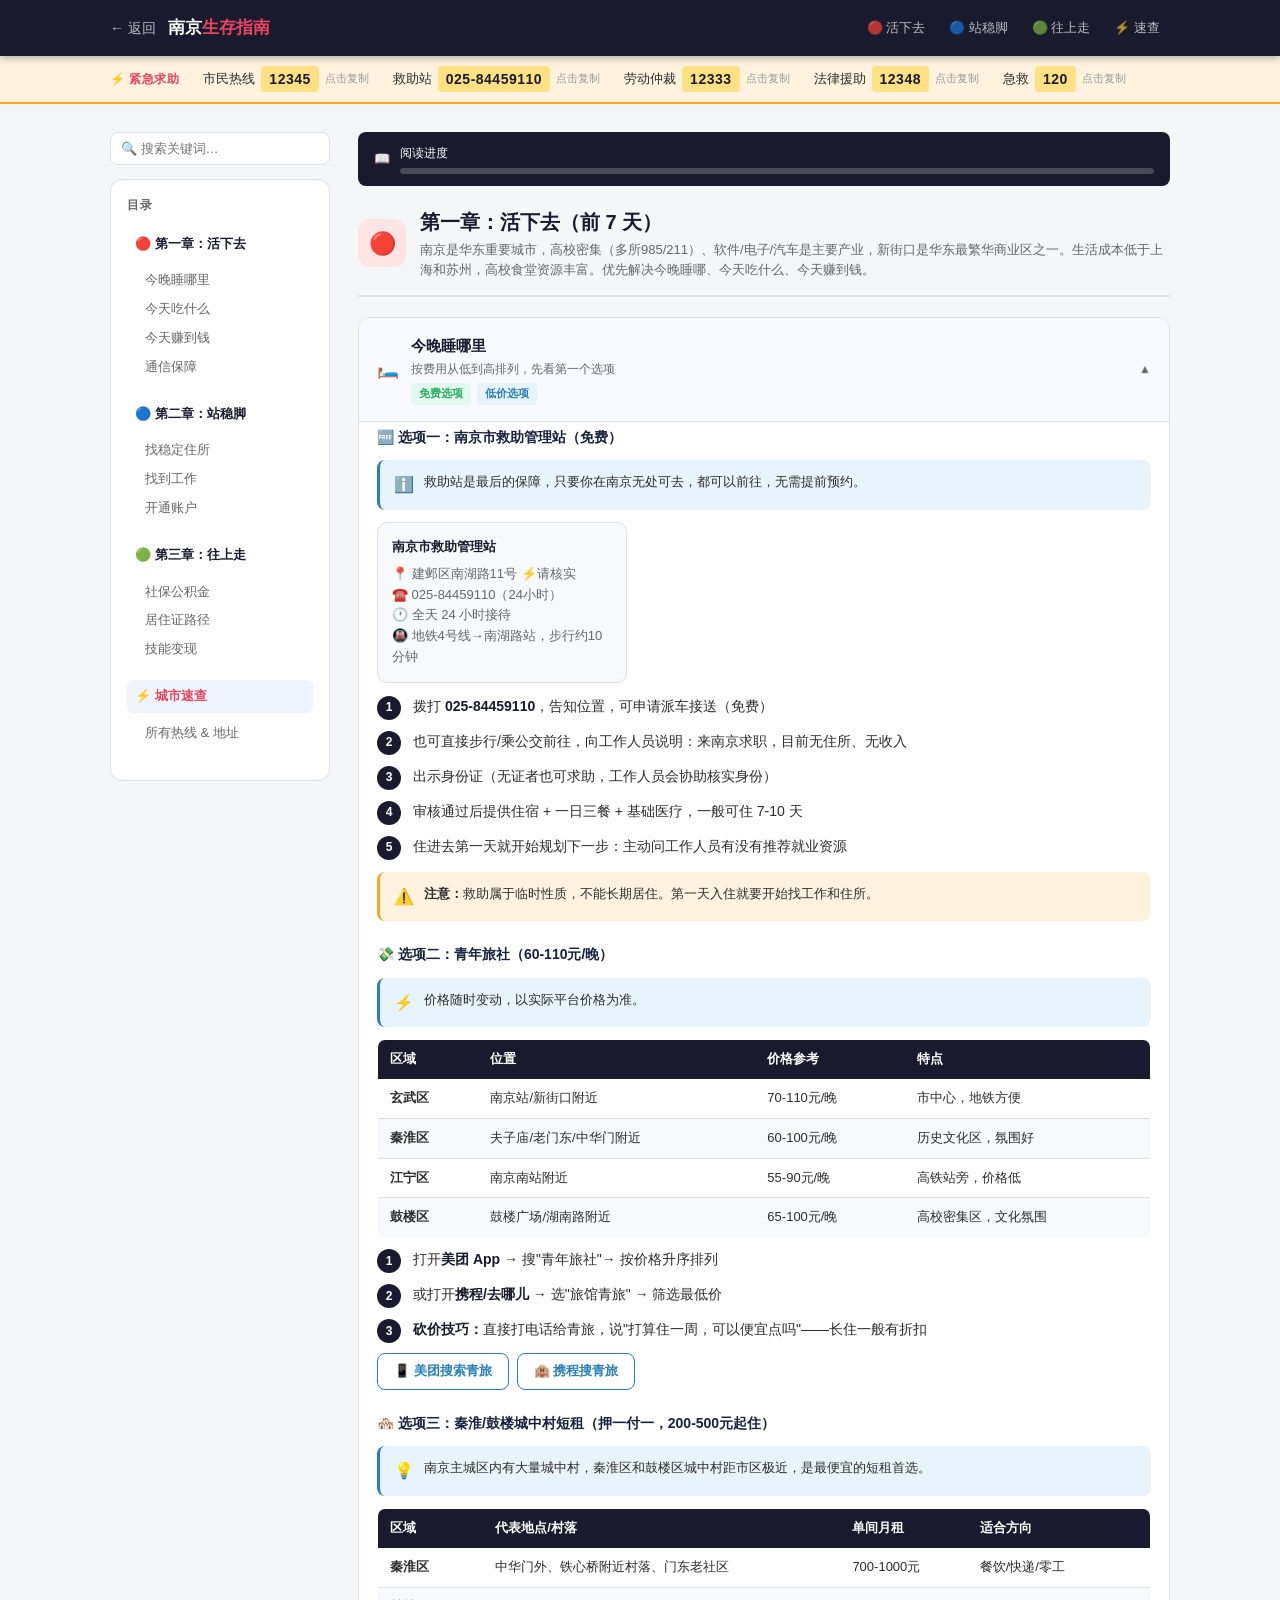
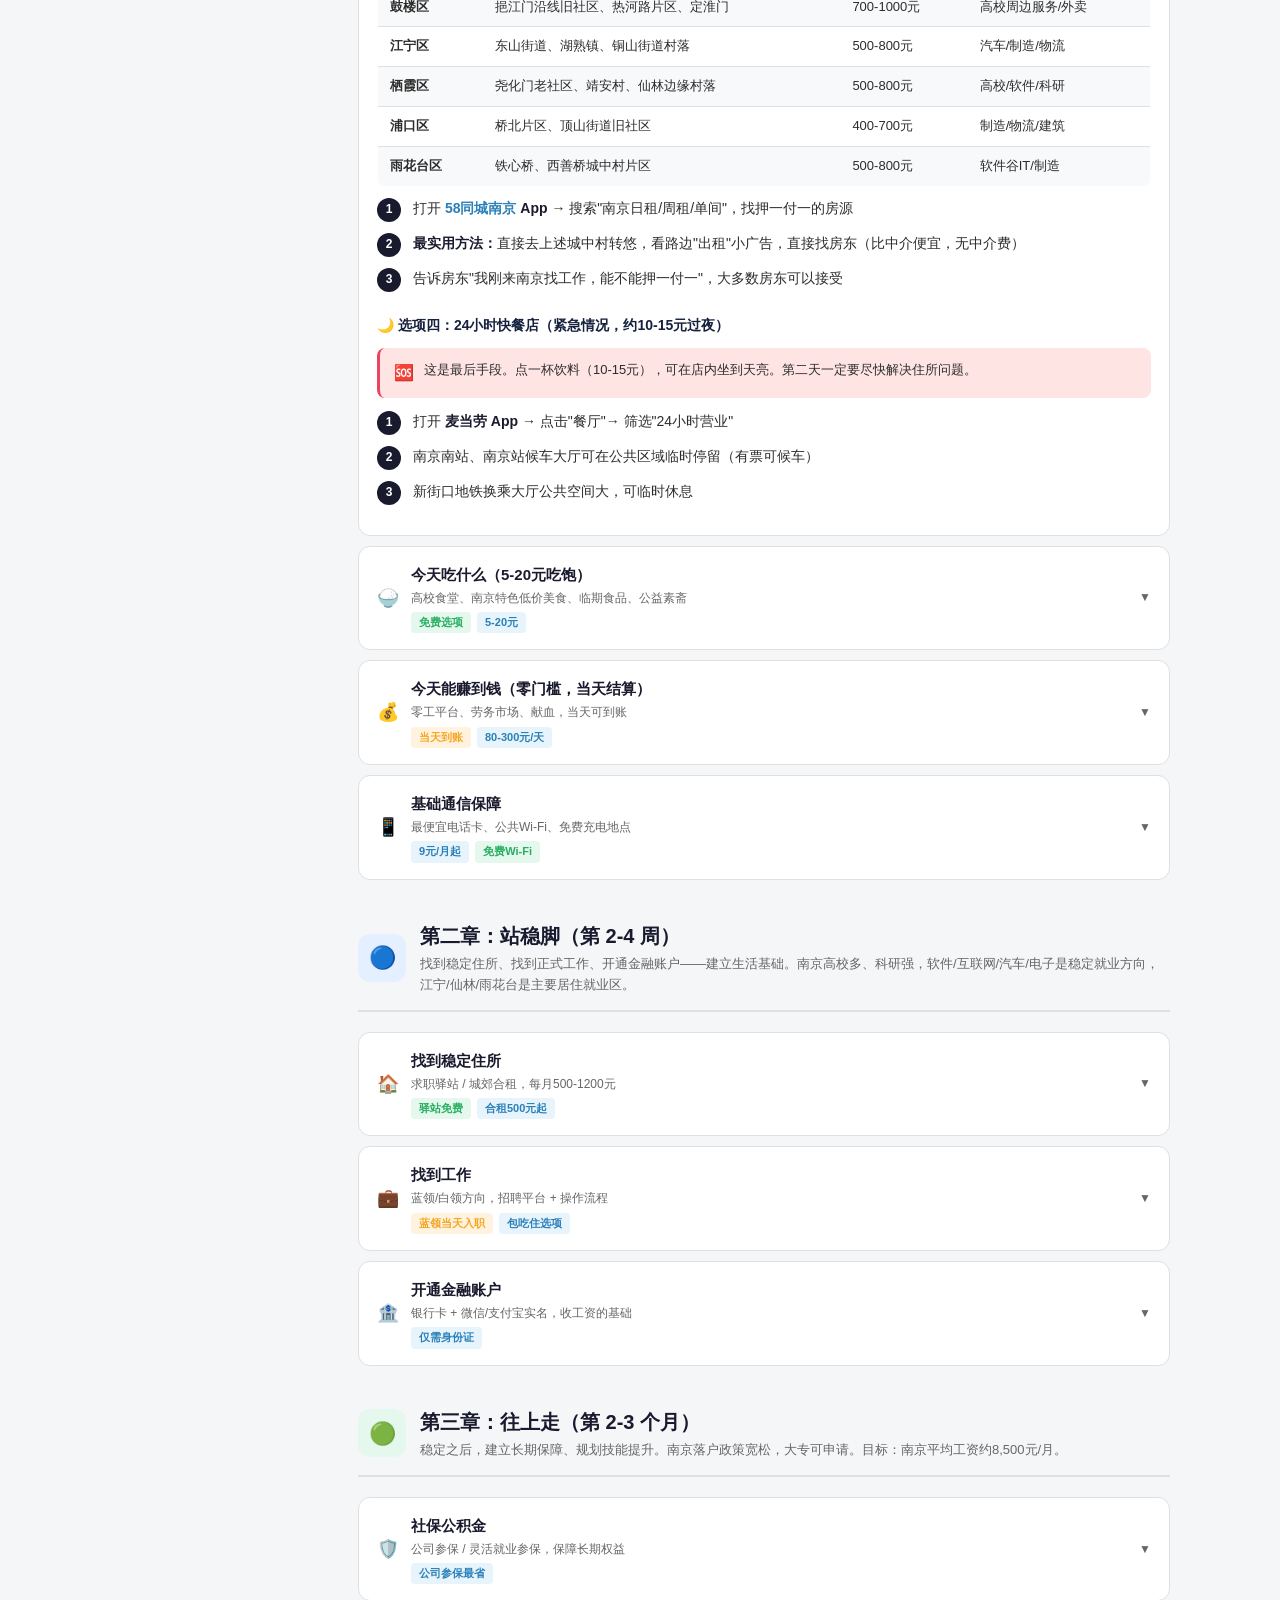
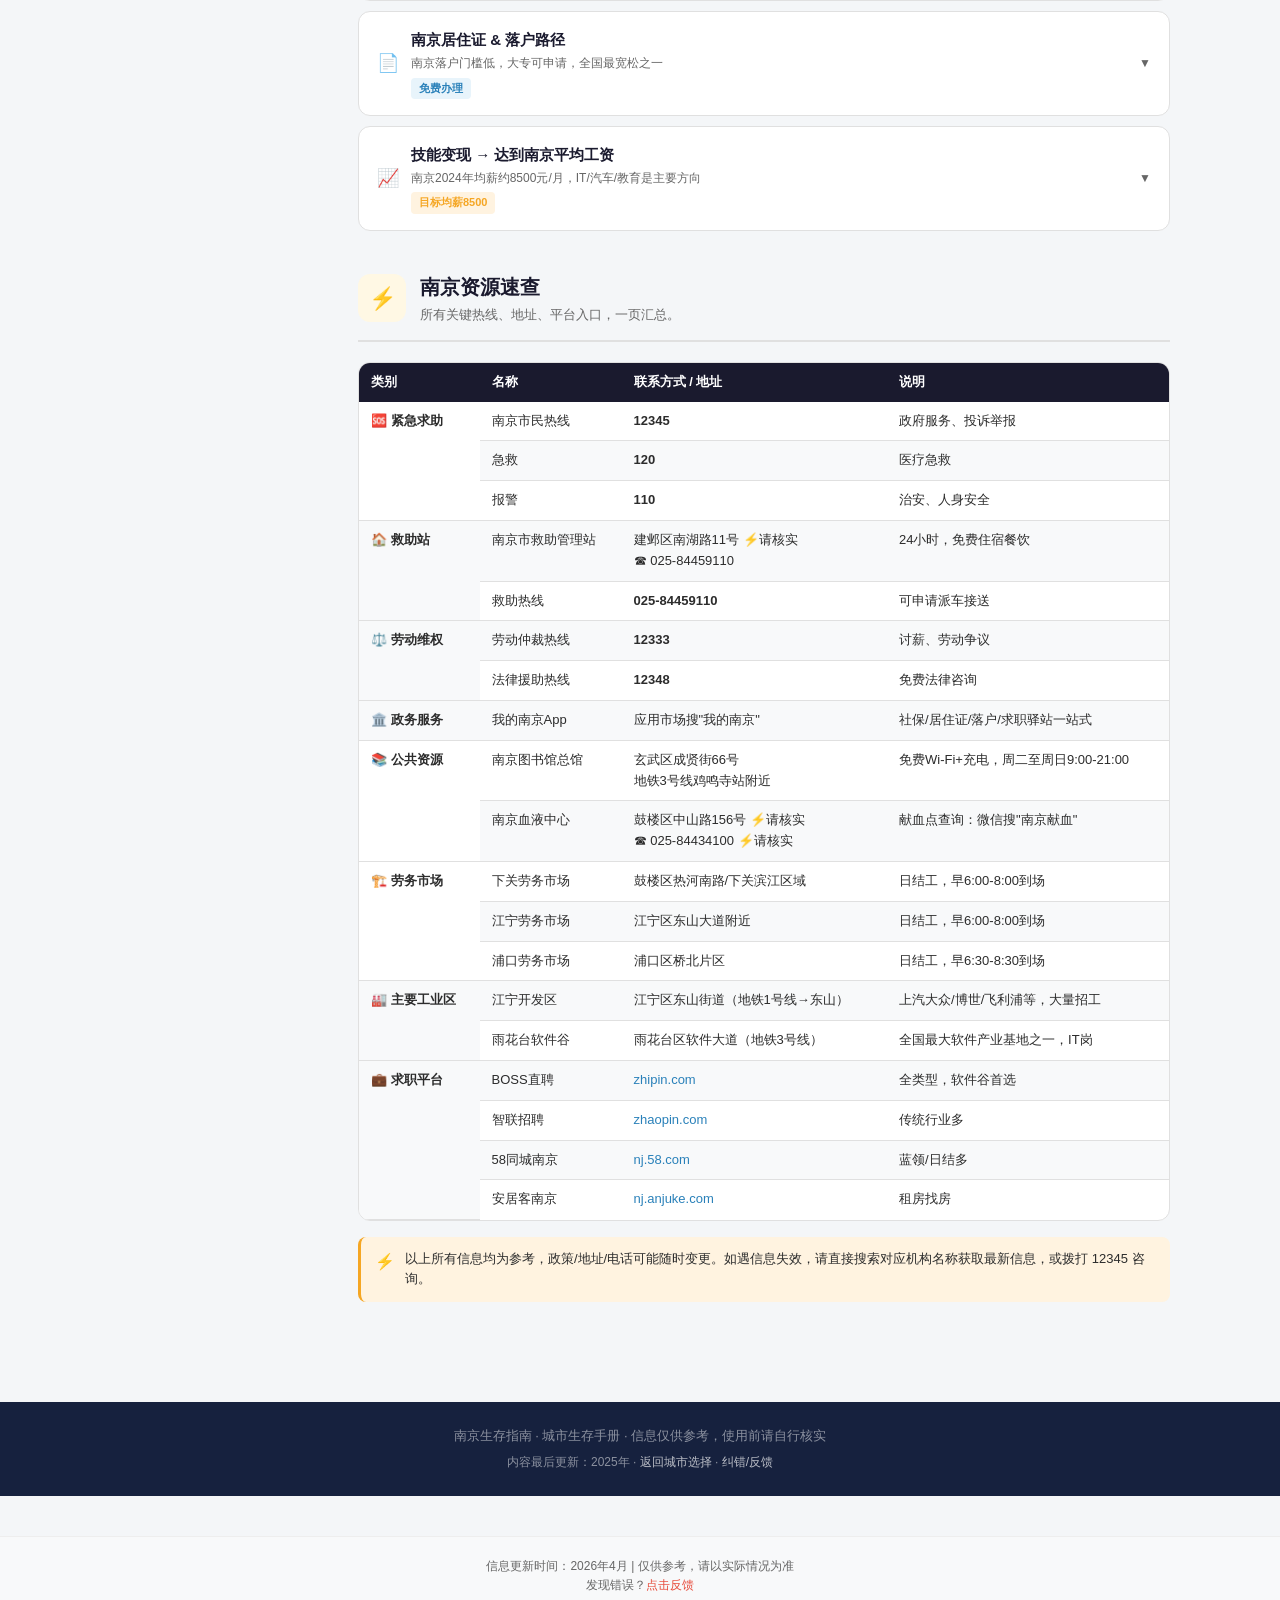
<file: cities/nanjing.html>
<!DOCTYPE html>
<html lang="zh-CN">
<head>
  <meta charset="UTF-8">
  <meta name="viewport" content="width=device-width, initial-scale=1.0, maximum-scale=1.0, user-scalable=no">
  <title>南京生存指南 — 从零开始，达到城市平均工资</title>
  <meta name="description" content="南京城市生存详细指南：住所、食物、赚钱、找工作、社保，从0到月入均薪8500元。">
  <link rel="stylesheet" href="../assets/style.css">
</head>
<body data-city="nanjing">

<header class="city-header">
  <div class="inner">
    <a href="../index.html" class="back-btn" target="_blank">← 返回</a>
    <div class="city-header-title">南京<span>生存指南</span></div>
    <nav class="chapter-nav">
      <a href="#chapter1">🔴 活下去</a>
      <a href="#chapter2">🔵 站稳脚</a>
      <a href="#chapter3">🟢 往上走</a>
      <a href="#resources">⚡ 速查</a>
    </nav>
  </div>
</header>

<div class="emergency-bar">
  <div class="inner">
    <span class="emergency-label">⚡ 紧急求助</span>
    <div class="emergency-item" title="点击复制"><span>市民热线</span><span class="num">12345</span><span class="copy-hint">点击复制</span></div>
    <div class="emergency-item" title="点击复制"><span>救助站</span><span class="num">025-84459110</span><span class="copy-hint">点击复制</span></div>
    <div class="emergency-item" title="点击复制"><span>劳动仲裁</span><span class="num">12333</span><span class="copy-hint">点击复制</span></div>
    <div class="emergency-item" title="点击复制"><span>法律援助</span><span class="num">12348</span><span class="copy-hint">点击复制</span></div>
    <div class="emergency-item" title="点击复制"><span>急救</span><span class="num">120</span><span class="copy-hint">点击复制</span></div>
  </div>
</div>

<div class="city-layout">

  <aside class="sidebar">
    <div class="search-box"><input type="text" id="search-input" placeholder="🔍 搜索关键词…"></div>
    <div class="sidebar-toc">
      <h4>目录</h4>
      <div class="toc-chapter">
        <div class="toc-chapter-title" data-href="#chapter1">🔴 第一章：活下去</div>
        <div class="toc-items">
          <a class="toc-item" href="#acc-sleep" target="_blank">今晚睡哪里</a>
          <a class="toc-item" href="#acc-food" target="_blank">今天吃什么</a>
          <a class="toc-item" href="#acc-earn" target="_blank">今天赚到钱</a>
          <a class="toc-item" href="#acc-comm" target="_blank">通信保障</a>
        </div>
      </div>
      <div class="toc-chapter">
        <div class="toc-chapter-title" data-href="#chapter2">🔵 第二章：站稳脚</div>
        <div class="toc-items">
          <a class="toc-item" href="#acc-house" target="_blank">找稳定住所</a>
          <a class="toc-item" href="#acc-job" target="_blank">找到工作</a>
          <a class="toc-item" href="#acc-bank" target="_blank">开通账户</a>
        </div>
      </div>
      <div class="toc-chapter">
        <div class="toc-chapter-title" data-href="#chapter3">🟢 第三章：往上走</div>
        <div class="toc-items">
          <a class="toc-item" href="#acc-social" target="_blank">社保公积金</a>
          <a class="toc-item" href="#acc-resident" target="_blank">居住证路径</a>
          <a class="toc-item" href="#acc-skill" target="_blank">技能变现</a>
        </div>
      </div>
      <div class="toc-chapter">
        <div class="toc-chapter-title" data-href="#resources">⚡ 城市速查</div>
        <div class="toc-items"><a class="toc-item" href="#resources" target="_blank">所有热线 &amp; 地址</a></div>
      </div>
    </div>
  </aside>

  <main class="content-area">

    <div class="progress-hint">
      <span>📖</span>
      <div style="flex:1">
        <div style="font-size:12px;margin-bottom:4px;" class="progress-text">阅读进度</div>
        <div class="progress-bar-outer"><div class="progress-bar-inner" style="width:0%"></div></div>
      </div>
    </div>

    <!-- ======= 第一章 ======= -->
    <section class="chapter" id="chapter1">
      <div class="chapter-header">
        <div class="chapter-icon red">🔴</div>
        <div class="chapter-title">
          <h2>第一章：活下去（前 7 天）</h2>
          <p>南京是华东重要城市，高校密集（多所985/211）、软件/电子/汽车是主要产业，新街口是华东最繁华商业区之一。生活成本低于上海和苏州，高校食堂资源丰富。优先解决今晚睡哪、今天吃什么、今天赚到钱。</p>
        </div>
      </div>

      <div class="accordion-group">

        <!-- 1.1 今晚睡哪里 -->
        <div class="accordion" id="acc-sleep">
          <div class="accordion-header">
            <span class="acc-icon">🛏️</span>
            <div class="acc-title-block">
              <div class="acc-title">今晚睡哪里</div>
              <div class="acc-sub">按费用从低到高排列，先看第一个选项</div>
              <div class="acc-tags">
                <span class="acc-tag free">免费选项</span>
                <span class="acc-tag cheap">低价选项</span>
              </div>
            </div>
            <span class="acc-arrow">▼</span>
          </div>
          <div class="accordion-body">
            <div class="accordion-body-inner">

              <div class="content-block">
                <div class="block-title">🆓 选项一：南京市救助管理站（免费）</div>
                <div class="alert info">
                  <span class="alert-icon">ℹ️</span>
                  <div class="alert-content">救助站是最后的保障，只要你在南京无处可去，都可以前往，无需提前预约。</div>
                </div>
                <div class="info-cards">
                  <div class="info-card">
                    <div class="ic-title">南京市救助管理站</div>
                    <div class="ic-body">
                      📍 建邺区南湖路11号 ⚡请核实<br>
                      ☎️ 025-84459110（24小时）<br>
                      🕐 全天 24 小时接待<br>
                      🚇 地铁4号线→南湖路站，步行约10分钟
                    </div>
                  </div>
                </div>
                <div class="steps">
                  <div class="step"><span class="step-num">1</span><div class="step-content">拨打 <strong>025-84459110</strong>，告知位置，可申请派车接送（免费）</div></div>
                  <div class="step"><span class="step-num">2</span><div class="step-content">也可直接步行/乘公交前往，向工作人员说明：来南京求职，目前无住所、无收入</div></div>
                  <div class="step"><span class="step-num">3</span><div class="step-content">出示身份证（无证者也可求助，工作人员会协助核实身份）</div></div>
                  <div class="step"><span class="step-num">4</span><div class="step-content">审核通过后提供住宿 + 一日三餐 + 基础医疗，一般可住 7-10 天</div></div>
                  <div class="step"><span class="step-num">5</span><div class="step-content">住进去第一天就开始规划下一步：主动问工作人员有没有推荐就业资源</div></div>
                </div>
                <div class="alert warning">
                  <span class="alert-icon">⚠️</span>
                  <div class="alert-content"><strong>注意：</strong>救助属于临时性质，不能长期居住。第一天入住就要开始找工作和住所。</div>
                </div>
              </div>

              <div class="content-block">
                <div class="block-title">💸 选项二：青年旅社（60-110元/晚）</div>
                <div class="alert info">
                  <span class="alert-icon">⚡</span>
                  <div class="alert-content">价格随时变动，以实际平台价格为准。</div>
                </div>
                <div class="table-wrap"><table class="data-table">
                  <thead><tr><th>区域</th><th>位置</th><th>价格参考</th><th>特点</th></tr></thead>
                  <tbody>
                    <tr><td><strong>玄武区</strong></td><td>南京站/新街口附近</td><td>70-110元/晚</td><td>市中心，地铁方便</td></tr>
                    <tr><td><strong>秦淮区</strong></td><td>夫子庙/老门东/中华门附近</td><td>60-100元/晚</td><td>历史文化区，氛围好</td></tr>
                    <tr><td><strong>江宁区</strong></td><td>南京南站附近</td><td>55-90元/晚</td><td>高铁站旁，价格低</td></tr>
                    <tr><td><strong>鼓楼区</strong></td><td>鼓楼广场/湖南路附近</td><td>65-100元/晚</td><td>高校密集区，文化氛围</td></tr>
                  </tbody>
                </table></div>
                <div class="steps">
                  <div class="step"><span class="step-num">1</span><div class="step-content">打开<strong>美团 App</strong> → 搜"青年旅社"→ 按价格升序排列</div></div>
                  <div class="step"><span class="step-num">2</span><div class="step-content">或打开<strong>携程/去哪儿</strong> → 选"旅馆青旅" → 筛选最低价</div></div>
                  <div class="step"><span class="step-num">3</span><div class="step-content"><strong>砍价技巧：</strong>直接打电话给青旅，说"打算住一周，可以便宜点吗"——长住一般有折扣</div></div>
                </div>
                <div class="link-btns">
                  <a href="https://i.meituan.com" target="_blank" class="link-btn outline">📱 美团搜索青旅</a>
                  <a href="https://www.ctrip.com" target="_blank" class="link-btn outline">🏨 携程搜青旅</a>
                </div>
              </div>

              <div class="content-block">
                <div class="block-title">🏘️ 选项三：秦淮/鼓楼城中村短租（押一付一，200-500元起住）</div>
                <div class="alert info">
                  <span class="alert-icon">💡</span>
                  <div class="alert-content">南京主城区内有大量城中村，秦淮区和鼓楼区城中村距市区极近，是最便宜的短租首选。</div>
                </div>
                <div class="table-wrap"><table class="data-table">
                  <thead><tr><th>区域</th><th>代表地点/村落</th><th>单间月租</th><th>适合方向</th></tr></thead>
                  <tbody>
                    <tr><td><strong>秦淮区</strong></td><td>中华门外、铁心桥附近村落、门东老社区</td><td>700-1000元</td><td>餐饮/快递/零工</td></tr>
                    <tr><td><strong>鼓楼区</strong></td><td>挹江门沿线旧社区、热河路片区、定淮门</td><td>700-1000元</td><td>高校周边服务/外卖</td></tr>
                    <tr><td><strong>江宁区</strong></td><td>东山街道、湖熟镇、铜山街道村落</td><td>500-800元</td><td>汽车/制造/物流</td></tr>
                    <tr><td><strong>栖霞区</strong></td><td>尧化门老社区、靖安村、仙林边缘村落</td><td>500-800元</td><td>高校/软件/科研</td></tr>
                    <tr><td><strong>浦口区</strong></td><td>桥北片区、顶山街道旧社区</td><td>400-700元</td><td>制造/物流/建筑</td></tr>
                    <tr><td><strong>雨花台区</strong></td><td>铁心桥、西善桥城中村片区</td><td>500-800元</td><td>软件谷IT/制造</td></tr>
                  </tbody>
                </table></div>
                <div class="steps">
                  <div class="step"><span class="step-num">1</span><div class="step-content">打开 <strong><a href="https://nj.58.com/" target="_blank">58同城南京</a> App</strong> → 搜索"南京日租/周租/单间"，找押一付一的房源</div></div>
                  <div class="step"><span class="step-num">2</span><div class="step-content"><strong>最实用方法：</strong>直接去上述城中村转悠，看路边"出租"小广告，直接找房东（比中介便宜，无中介费）</div></div>
                  <div class="step"><span class="step-num">3</span><div class="step-content">告诉房东"我刚来南京找工作，能不能押一付一"，大多数房东可以接受</div></div>
                </div>
              </div>

              <div class="content-block">
                <div class="block-title">🌙 选项四：24小时快餐店（紧急情况，约10-15元过夜）</div>
                <div class="alert danger">
                  <span class="alert-icon">🆘</span>
                  <div class="alert-content">这是最后手段。点一杯饮料（10-15元），可在店内坐到天亮。第二天一定要尽快解决住所问题。</div>
                </div>
                <div class="steps">
                  <div class="step"><span class="step-num">1</span><div class="step-content">打开 <strong>麦当劳 App</strong> → 点击"餐厅"→ 筛选"24小时营业"</div></div>
                  <div class="step"><span class="step-num">2</span><div class="step-content">南京南站、南京站候车大厅可在公共区域临时停留（有票可候车）</div></div>
                  <div class="step"><span class="step-num">3</span><div class="step-content">新街口地铁换乘大厅公共空间大，可临时休息</div></div>
                </div>
              </div>

            </div>
          </div>
        </div>

        <!-- 1.2 今天吃什么 -->
        <div class="accordion" id="acc-food">
          <div class="accordion-header">
            <span class="acc-icon">🍚</span>
            <div class="acc-title-block">
              <div class="acc-title">今天吃什么（5-20元吃饱）</div>
              <div class="acc-sub">高校食堂、南京特色低价美食、临期食品、公益素斋</div>
              <div class="acc-tags">
                <span class="acc-tag free">免费选项</span>
                <span class="acc-tag cheap">5-20元</span>
              </div>
            </div>
            <span class="acc-arrow">▼</span>
          </div>
          <div class="accordion-body">
            <div class="accordion-body-inner">

              <div class="content-block">
                <div class="block-title">🎓 选项一：高校食堂（5-12元/餐）</div>
                <div class="alert warning">
                  <span class="alert-icon">⚡</span>
                  <div class="alert-content">各校管理政策随时变化，以下信息请实时核查。进入后保持低调，用现金或移动支付即可。</div>
                </div>
                <div class="table-wrap"><table class="data-table">
                  <thead><tr><th>学校</th><th>地址</th><th>进入方式</th><th>价格</th></tr></thead>
                  <tbody>
                    <tr><td><strong>南京工程学院</strong></td><td>江宁区弘景大道1号</td><td>相对开放，步行进入</td><td>5-10元/餐</td></tr>
                    <tr><td><strong>南京晓庄学院</strong></td><td>栖霞区仙林大学城文苑路</td><td>较为开放</td><td>5-10元/餐</td></tr>
                    <tr><td><strong>金陵科技学院</strong></td><td>江宁区科创路99号</td><td>开放度较高</td><td>5-10元/餐</td></tr>
                    <tr><td><strong>南京审计大学</strong></td><td>浦口区雨山西路86号</td><td>较为开放</td><td>5-10元/餐</td></tr>
                    <tr><td><strong>南京工业大学</strong></td><td>浦口区浦珠南路30号</td><td>高峰期随学生进入</td><td>5-12元/餐</td></tr>
                    <tr><td><strong>南京邮电大学</strong></td><td>仙林校区栖霞区文澜路9号</td><td>仙林校区相对宽松</td><td>5-12元/餐</td></tr>
                  </tbody>
                </table></div>
                <div class="steps">
                  <div class="step"><span class="step-num">1</span><div class="step-content">优先前往江宁区各高校：乘地铁1号线→江宁方向，沿线有南京工程学院、金陵科技学院等</div></div>
                  <div class="step"><span class="step-num">2</span><div class="step-content">仙林大学城（地铁2号线→仙林中心站）周边集中多所大学，食堂选择多，价格低</div></div>
                  <div class="step"><span class="step-num">3</span><div class="step-content">用现金或微信/支付宝直接付款，不需要学生卡，跟着学生走</div></div>
                  <div class="step"><span class="step-num">4</span><div class="step-content">高峰期：12:00-13:00 和 17:30-18:30，错峰用餐减少注意</div></div>
                </div>
              </div>

              <div class="content-block">
                <div class="block-title">🦆 南京特色低价美食（5-15元）</div>
                <div class="alert success">
                  <span class="alert-icon">💡</span>
                  <div class="alert-content">南京有大量经典低价小吃，尤其在城中村和老城区，一顿饭10元以内完全可以吃饱吃好。</div>
                </div>
                <div class="table-wrap"><table class="data-table">
                  <thead><tr><th>食物</th><th>价格</th><th>哪里找</th></tr></thead>
                  <tbody>
                    <tr><td><strong>鸭血粉丝汤</strong></td><td>8-15元/碗</td><td>全市遍布，秦淮区/夫子庙老店最正宗量大</td></tr>
                    <tr><td><strong>烧饼夹里脊</strong></td><td>5-8元/个</td><td>全市路边早点摊，门西/老门东附近多</td></tr>
                    <tr><td><strong>葱油饼/豆腐脑</strong></td><td>3-6元</td><td>城中村早市、菜市场旁摊位</td></tr>
                    <tr><td><strong>老菜市场盒饭</strong></td><td>8-12元/份</td><td>江宁东山、仙林、铁心桥菜市场附近</td></tr>
                    <tr><td><strong>城中村面馆</strong></td><td>8-12元/碗</td><td>鼓楼区城中村、秦淮区老巷子里</td></tr>
                    <tr><td><strong>盐水鸭散装（100g）</strong></td><td>约8-12元</td><td>各大超市/菜市场，量力购买</td></tr>
                  </tbody>
                </table></div>
              </div>

              <div class="content-block">
                <div class="block-title">🏪 选项二：临期食品（1-8元）</div>
                <div class="steps">
                  <div class="step"><span class="step-num">1</span><div class="step-content">高德地图搜索"<strong>好特卖</strong>"，南京高新/江宁/仙林/新街口均有门店，专卖临期折扣食品</div></div>
                  <div class="step"><span class="step-num">2</span><div class="step-content">去 <strong>苏果超市、大润发</strong>，晚上 20:00-22:00 找"特价"或"临期"货架，面包/便当折扣最明显</div></div>
                  <div class="step"><span class="step-num">3</span><div class="step-content">便利蜂、罗森等便利店每天晚8点后对当天食品打折</div></div>
                </div>
              </div>

              <div class="content-block">
                <div class="block-title">🕌 公益低价素斋</div>
                <div class="info-cards">
                  <div class="info-card">
                    <div class="ic-title">鸡鸣寺素菜馆</div>
                    <div class="ic-body">
                      📍 玄武区鸡鸣寺路1号（玄武湖畔）⚡请核实营业状态<br>
                      🕐 7:00-17:00（参考）<br>
                      💰 约10-20元/份，素斋量足<br>
                      🚇 地铁3号线→鸡鸣寺站
                    </div>
                  </div>
                  <div class="info-card">
                    <div class="ic-title">玄武湖周边早点摊</div>
                    <div class="ic-body">
                      📍 玄武湖公园北门外<br>
                      💰 包子/豆浆/油条 3-6元<br>
                      🕐 6:00-9:00（早市）
                    </div>
                  </div>
                </div>
                <div class="alert info">
                  <span class="alert-icon">💡</span>
                  <div class="alert-content">关注微信公众号"<strong>南京义工联</strong>"，不定期有爱心餐活动，免费或极低价。各街道救助办可查询低价就餐信息。</div>
                </div>
              </div>

              <div class="content-block">
                <div class="block-title">🍜 其他低价选项（5-15元）</div>
                <div class="table-wrap"><table class="data-table">
                  <thead><tr><th>场所</th><th>价格</th><th>说明</th></tr></thead>
                  <tbody>
                    <tr><td>城中村路边小面馆</td><td>8-12元</td><td>量大管饱，鼓楼/秦淮城中村内最便宜</td></tr>
                    <tr><td>农贸市场附近盒饭</td><td>8-15元</td><td>江宁东山菜市、仙林菜市附近</td></tr>
                    <tr><td>麦当劳App领券套餐</td><td>约12元</td><td>汉堡+饮料，App领券再便宜2-3元</td></tr>
                    <tr><td>苏果超市熟食/包子</td><td>5-12元</td><td>南京本土超市，性价比高</td></tr>
                  </tbody>
                </table></div>
              </div>

            </div>
          </div>
        </div>

        <!-- 1.3 今天赚钱 -->
        <div class="accordion" id="acc-earn">
          <div class="accordion-header">
            <span class="acc-icon">💰</span>
            <div class="acc-title-block">
              <div class="acc-title">今天能赚到钱（零门槛，当天结算）</div>
              <div class="acc-sub">零工平台、劳务市场、献血，当天可到账</div>
              <div class="acc-tags">
                <span class="acc-tag fast">当天到账</span>
                <span class="acc-tag cheap">80-300元/天</span>
              </div>
            </div>
            <span class="acc-arrow">▼</span>
          </div>
          <div class="accordion-body">
            <div class="accordion-body-inner">

              <div class="content-block">
                <div class="block-title">📱 方案一：零工平台（当天结算）</div>
                <div class="table-wrap"><table class="data-table">
                  <thead><tr><th>平台</th><th>工作类型</th><th>日收入参考</th><th>注册入口</th></tr></thead>
                  <tbody>
                    <tr><td><strong>美团跑腿众包</strong></td><td>帮买帮送</td><td>90-260元</td><td>微信搜"美团跑腿"→成为跑腿员</td></tr>
                    <tr><td><strong>闪送骑手</strong></td><td>同城急送</td><td>110-350元</td><td>闪送App→注册骑手</td></tr>
                    <tr><td><strong>货拉拉帮手</strong></td><td>搬家协助</td><td>80-200元</td><td>货拉拉App→成为帮手</td></tr>
                    <tr><td><strong>美团外卖众包</strong></td><td>外卖配送</td><td>90-260元</td><td>美团App→成为骑手→众包</td></tr>
                    <tr><td><strong><a href="https://e.ele.me/recruit" target="_blank">饿了么蜂鸟众包</a></strong></td><td>外卖配送</td><td>90-240元</td><td>饿了么App→骑手频道</td></tr>
                    <tr><td><strong>58速聘日结</strong></td><td>各类日结工</td><td>80-200元</td><td><a href="https://nj.58.com/" target="_blank">58同城南京</a>App→搜"日结"</td></tr>
                  </tbody>
                </table></div>
                <div class="steps">
                  <div class="step"><span class="step-num">1</span><div class="step-content">以 <strong>美团跑腿众包</strong> 为例：微信 → 搜索"美团跑腿" → 点击小程序 → "成为跑腿员"</div></div>
                  <div class="step"><span class="step-num">2</span><div class="step-content">上传身份证正反面 + 绑定银行卡（无银行卡可先用微信零钱收款）</div></div>
                  <div class="step"><span class="step-num">3</span><div class="step-content">审核通过后（一般 30 分钟-1 小时）即可接单</div></div>
                  <div class="step"><span class="step-num">4</span><div class="step-content">完成订单后当天可提现</div></div>
                </div>
                <div class="alert info">
                  <span class="alert-icon">💡</span>
                  <div class="alert-content"><strong>南京特色：</strong>新街口商业区对闪送/跑腿需求大；河西CBD、江北新区（互联网/科研）办公楼集中，商务急送价格高。旺季（春/秋）旅游景区促销临时工也是快速来钱的方式。</div>
                </div>
                <div class="alert info">
                  <span class="alert-icon">💡</span>
                  <div class="alert-content"><strong>无电动车怎么办：</strong>先做步行众包或帮手（徒步接单），收入虽低（50-100元/天）但零成本。有钱后租电动车（日租30-50元），收入可提升到200元+/天。</div>
                </div>
              </div>

              <div class="content-block">
                <div class="block-title">🏗️ 方案二：劳务市场（当天现结）</div>
                <div class="table-wrap"><table class="data-table">
                  <thead><tr><th>地点</th><th>地址</th><th>最佳到达时间</th><th>日结参考</th></tr></thead>
                  <tbody>
                    <tr><td><strong>下关劳务市场</strong></td><td>鼓楼区下关滨江路、热河南路附近</td><td>早上 6:00-8:00</td><td>120-220元</td></tr>
                    <tr><td><strong>江宁劳务市场</strong></td><td>江宁区东山街道东山大道附近</td><td>早上 6:00-8:00</td><td>130-230元</td></tr>
                    <tr><td><strong>浦口劳务市场</strong></td><td>浦口区桥北片区、浦口老城区</td><td>早上 6:30-8:30</td><td>120-220元</td></tr>
                    <tr><td><strong>仙林劳务</strong></td><td>栖霞区仙林大道附近工业区</td><td>早上 6:30-8:00</td><td>120-210元</td></tr>
                  </tbody>
                </table></div>
                <div class="steps">
                  <div class="step"><span class="step-num">1</span><div class="step-content">提前查好路线，确保早上 <strong>6:30-7:30</strong> 到达，这是工头招人高峰</div></div>
                  <div class="step"><span class="step-num">2</span><div class="step-content">站在人群中，主动问"有活吗"或等工头过来问人</div></div>
                  <div class="step"><span class="step-num">3</span><div class="step-content"><strong>出发前必须谈清楚：①工作内容 ②时长 ③工资 ④是否当天结</strong></div></div>
                  <div class="step"><span class="step-num">4</span><div class="step-content">只接 <strong>当天现结</strong> 的活，当天完工后立即要工资</div></div>
                </div>
                <div class="alert warning">
                  <span class="alert-icon">⚠️</span>
                  <div class="alert-content">遇到拖欠工资立即拨打 <strong>12333</strong>（劳动仲裁热线）。保留工作凭证（照片/聊天记录）。</div>
                </div>
              </div>

              <div class="content-block">
                <div class="block-title">🩸 方案三：无偿献血（补贴约100-400元）⚡</div>
                <div class="alert warning">
                  <span class="alert-icon">⚡</span>
                  <div class="alert-content">献血补贴标准随时变化，以南京血液中心官方公告为准。</div>
                </div>
                <div class="table-wrap"><table class="data-table">
                  <thead><tr><th>献血点</th><th>地址</th><th>开放时间</th></tr></thead>
                  <tbody>
                    <tr><td><strong>南京血液中心</strong></td><td>鼓楼区中山路156号 ⚡请核实</td><td>周一至周日 8:30-17:00</td></tr>
                    <tr><td><strong>新街口献血屋</strong></td><td>玄武区新街口广场附近</td><td>9:00-17:00</td></tr>
                    <tr><td><strong>夫子庙献血点</strong></td><td>秦淮区夫子庙景区附近 ⚡请核实</td><td>9:00-17:00</td></tr>
                    <tr><td><strong>河西献血屋</strong></td><td>建邺区河西中央公园附近 ⚡请核实</td><td>9:00-17:00</td></tr>
                  </tbody>
                </table></div>
                <div class="steps">
                  <div class="step"><span class="step-num">1</span><div class="step-content">微信搜索"<strong>南京献血</strong>"小程序或公众号，查所有献血点位置并在线预约</div></div>
                  <div class="step"><span class="step-num">2</span><div class="step-content">携带身份证前往，健康问询 + 快速体检（血压/血型初筛）</div></div>
                  <div class="step"><span class="step-num">3</span><div class="step-content">捐献全血 200ml，全程约 20-30 分钟，献完领取献血证和补贴</div></div>
                </div>
                <div class="info-cards">
                  <div class="info-card">
                    <div class="ic-title">献血资格</div>
                    <div class="ic-body">年龄 18-60 周岁<br>体重男≥50kg，女≥45kg<br>前一天充分休息<br>前4小时不吃油腻食物<br>两次全血间隔≥6个月</div>
                  </div>
                  <div class="info-card">
                    <div class="ic-title">补贴参考 ⚡</div>
                    <div class="ic-body">全血200ml：约50-100元<br>单采血小板：约200-400元<br>另有纪念品（牛奶/饼干等）</div>
                  </div>
                </div>
              </div>

            </div>
          </div>
        </div>

        <!-- 1.4 通信保障 -->
        <div class="accordion" id="acc-comm">
          <div class="accordion-header">
            <span class="acc-icon">📱</span>
            <div class="acc-title-block">
              <div class="acc-title">基础通信保障</div>
              <div class="acc-sub">最便宜电话卡、公共Wi-Fi、免费充电地点</div>
              <div class="acc-tags">
                <span class="acc-tag cheap">9元/月起</span>
                <span class="acc-tag free">免费Wi-Fi</span>
              </div>
            </div>
            <span class="acc-arrow">▼</span>
          </div>
          <div class="accordion-body">
            <div class="accordion-body-inner">

              <div class="content-block">
                <div class="block-title">📲 最便宜电话卡</div>
                <div class="table-wrap"><table class="data-table">
                  <thead><tr><th>运营商</th><th>套餐</th><th>月费</th><th>购买方式</th></tr></thead>
                  <tbody>
                    <tr><td><strong>中国电信</strong></td><td>翼卡9元套餐（含流量+通话）</td><td>9元</td><td>电信营业厅，现场办理</td></tr>
                    <tr><td><strong>中国移动</strong></td><td>花卡9元套餐</td><td>9元</td><td>移动营业厅 / 微信搜"中国移动"</td></tr>
                    <tr><td><strong>中国联通</strong></td><td>沃派卡9元</td><td>9元</td><td>联通营业厅</td></tr>
                  </tbody>
                </table></div>
                <div class="steps">
                  <div class="step"><span class="step-num">1</span><div class="step-content">高德地图搜索"中国电信营业厅"，找最近的一家</div></div>
                  <div class="step"><span class="step-num">2</span><div class="step-content">带身份证进门，直接说"我要最便宜的套餐，要当天可用的"</div></div>
                  <div class="step"><span class="step-num">3</span><div class="step-content">现场激活，当场使用</div></div>
                </div>
              </div>

              <div class="content-block">
                <div class="block-title">📶 南京免费公共 Wi-Fi</div>
                <div class="table-wrap"><table class="data-table">
                  <thead><tr><th>场所</th><th>Wi-Fi 说明</th><th>备注</th></tr></thead>
                  <tbody>
                    <tr><td>南京地铁站内</td><td>免费Wi-Fi覆盖主要站</td><td>速度较慢但可用</td></tr>
                    <tr><td>南京图书馆</td><td>图书馆专用Wi-Fi</td><td>玄武区成贤街66号，稳定高速</td></tr>
                    <tr><td>麦当劳/肯德基</td><td>免费Wi-Fi</td><td>点餐后可用，全市门店均有</td></tr>
                    <tr><td>政务服务大厅</td><td>等候区免费Wi-Fi</td><td>稳定，处理政务时可用</td></tr>
                    <tr><td>新街口各大商场</td><td>商场免费Wi-Fi</td><td>金鹰/德基/中央商场均有覆盖</td></tr>
                  </tbody>
                </table></div>
                <div class="alert success">
                  <span class="alert-icon">✅</span>
                  <div class="alert-content"><strong>推荐首选：南京图书馆总馆</strong>（地铁3号线鸡鸣寺站附近，成贤街66号），周二至周日 9:00-21:00，周一至18:00。免费Wi-Fi + 免费充电 + 免费座位，可整天在此处理找工作事务。</div>
                </div>
              </div>

              <div class="content-block">
                <div class="block-title">🔋 免费充电地点</div>
                <div class="table-wrap"><table class="data-table">
                  <thead><tr><th>场所</th><th>说明</th></tr></thead>
                  <tbody>
                    <tr><td><strong>南京图书馆</strong></td><td>阅览区桌旁有插座，完全免费，首选</td></tr>
                    <tr><td><strong>南京市民中心</strong></td><td>建邺区庐山路1号，公共区域有插座</td></tr>
                    <tr><td><strong>麦当劳/肯德基</strong></td><td>座位旁有插座，点餐后可用</td></tr>
                    <tr><td><strong>商场公共休息区</strong></td><td>新街口金鹰、德基广场休息区有充电座</td></tr>
                    <tr><td><strong>地铁站共享充电宝</strong></td><td>小电/来电，约1元/小时，扫码借还</td></tr>
                  </tbody>
                </table></div>
              </div>

            </div>
          </div>
        </div>

      </div><!-- end accordion-group ch1 -->
    </section>

    <!-- ======= 第二章 ======= -->
    <section class="chapter" id="chapter2">
      <div class="chapter-header">
        <div class="chapter-icon blue">🔵</div>
        <div class="chapter-title">
          <h2>第二章：站稳脚（第 2-4 周）</h2>
          <p>找到稳定住所、找到正式工作、开通金融账户——建立生活基础。南京高校多、科研强，软件/互联网/汽车/电子是稳定就业方向，江宁/仙林/雨花台是主要居住就业区。</p>
        </div>
      </div>

      <div class="accordion-group">

        <!-- 2.1 稳定住所 -->
        <div class="accordion" id="acc-house">
          <div class="accordion-header">
            <span class="acc-icon">🏠</span>
            <div class="acc-title-block">
              <div class="acc-title">找到稳定住所</div>
              <div class="acc-sub">求职驿站 / 城郊合租，每月500-1200元</div>
              <div class="acc-tags">
                <span class="acc-tag free">驿站免费</span>
                <span class="acc-tag cheap">合租500元起</span>
              </div>
            </div>
            <span class="acc-arrow">▼</span>
          </div>
          <div class="accordion-body">
            <div class="accordion-body-inner">

              <div class="content-block">
                <div class="block-title">🏢 选项一：南京求职驿站（免费住 7-14 天）⚡</div>
                <div class="alert info">
                  <span class="alert-icon">ℹ️</span>
                  <div class="alert-content">南京各区人社局为来宁求职人员提供临时免费住宿，名额有限，需提前申请，政策随时更新。</div>
                </div>
                <div class="info-cards">
                  <div class="info-card">
                    <div class="ic-title">申请条件（参考）</div>
                    <div class="ic-body">年龄18-45周岁<br>在宁无固定住所<br>有求职意愿<br>持有效身份证</div>
                  </div>
                  <div class="info-card">
                    <div class="ic-title">各区人社局热线 ⚡</div>
                    <div class="ic-body">市人社局：025-12333<br>江宁区：025-52200200 ⚡请核实<br>栖霞区：025-85800000 ⚡请核实<br>建邺区：025-86882000 ⚡请核实<br>雨花台区：025-52291234 ⚡请核实</div>
                  </div>
                </div>
                <div class="steps">
                  <div class="step"><span class="step-num">1</span><div class="step-content">下载 <strong>我的南京 App</strong>（应用市场搜索），搜索"求职驿站"查看当前开放名额</div></div>
                  <div class="step"><span class="step-num">2</span><div class="step-content">或直接拨打 025-12333 询问申请流程</div></div>
                  <div class="step"><span class="step-num">3</span><div class="step-content">携带身份证前往指定地点办理，审核通过后安排入住</div></div>
                </div>
                <div class="link-btns">
                  <a href="http://hrss.nj.gov.cn" target="_blank" class="link-btn outline">🌐 南京人社局官网</a>
                </div>
              </div>

              <div class="content-block">
                <div class="block-title">🏘️ 选项二：城郊合租（月租500-1200元）</div>
                <div class="table-wrap"><table class="data-table">
                  <thead><tr><th>区域</th><th>代表村落/片区</th><th>单间月租</th><th>适合人群</th></tr></thead>
                  <tbody>
                    <tr><td><strong>江宁区</strong></td><td>东山街道、江宁科学园、秣陵、湖熟</td><td>500-900元</td><td>汽车/制造/物流/上汽大众</td></tr>
                    <tr><td><strong>栖霞区</strong></td><td>仙林大学城、尧化门、龙潭</td><td>500-800元</td><td>高校/软件/科研</td></tr>
                    <tr><td><strong>浦口区</strong></td><td>桥北片区、江北新区边缘</td><td>500-800元</td><td>制造/物流</td></tr>
                    <tr><td><strong>雨花台区</strong></td><td>铁心桥、西善桥</td><td>600-900元</td><td>软件谷IT/制造</td></tr>
                    <tr><td><strong>秦淮/鼓楼</strong></td><td>城中村旧社区</td><td>700-1000元</td><td>市中心近，服务业/外卖</td></tr>
                  </tbody>
                </table></div>
                <div class="steps">
                  <div class="step"><span class="step-num">1</span><div class="step-content">打开 <strong>安居客 App</strong> → 选"租房"→ 筛选"合租/单间"→ 价格设 500-1000元</div></div>
                  <div class="step"><span class="step-num">2</span><div class="step-content">或直接到目标城中村转悠，看路边"出租"广告，找房东直租（无中介费）</div></div>
                  <div class="step"><span class="step-num">3</span><div class="step-content">微信搜索"南京江宁找房"、"南京仙林找房"等，加入本地租房群</div></div>
                  <div class="step"><span class="step-num">4</span><div class="step-content">签合同前拍下房间现状（照片），避免押金纠纷；尽量压到押一付一</div></div>
                </div>
                <div class="link-btns">
                  <a href="https://nj.anjuke.com" target="_blank" class="link-btn outline">🏠 安居客南京</a>
                  <a href="https://nj.58.com" target="_blank" class="link-btn outline">📋 58同城南京</a>
                </div>
              </div>

            </div>
          </div>
        </div>

        <!-- 2.2 找工作 -->
        <div class="accordion" id="acc-job">
          <div class="accordion-header">
            <span class="acc-icon">💼</span>
            <div class="acc-title-block">
              <div class="acc-title">找到工作</div>
              <div class="acc-sub">蓝领/白领方向，招聘平台 + 操作流程</div>
              <div class="acc-tags">
                <span class="acc-tag fast">蓝领当天入职</span>
                <span class="acc-tag cheap">包吃住选项</span>
              </div>
            </div>
            <span class="acc-arrow">▼</span>
          </div>
          <div class="accordion-body">
            <div class="accordion-body-inner">

              <div class="content-block">
                <div class="block-title">💰 南京：第一周怎么挣到钱（零经验可操作）</div>
                <div class="alert success"><span class="alert-icon">⚡</span><div class="alert-content"><strong>南京当天见钱最快的4条路：</strong><a href="https://e.meituan.com/mrmcat/new/login" target="_blank">美团骑手</a>/<a href="https://e.ele.me/recruit" target="_blank">饿了么骑手</a>（注册即接单）、江宁/浦口工厂日结（劳务市场早6点到场）、<a href="https://nj.58.com/" target="_blank">58同城南京</a>日结保洁/搬家（当天上岗）、河西新城高档餐厅服务员（开张/节假日前大量招聘）。南京高校密集，大学城周边兼职岗位开学前需求量极高。</div></div>
                <div class="table-wrap"><table class="data-table">
                  <thead><tr><th>方式</th><th>门槛</th><th>日收入</th><th>启动方法</th></tr></thead>
                  <tbody>
                    <tr><td><strong>外卖骑手</strong></td><td>手机+身份证+电动车</td><td>150-350元/天</td><td><a href="https://h5.meituan.com/rider/" target="_blank">美团骑手注册</a>，玄武区/鼓楼区单量大</td></tr>
                    <tr><td><strong>工厂日结工（江宁/浦口）</strong></td><td>无技能</td><td>140-240元/天</td><td>江宁区劳务市场（天印大道）；浦口区劳务市场，早6点到场</td></tr>
                    <tr><td><strong>高校周边临时工（开学季）</strong></td><td>无经验</td><td>100-200元/天</td><td>9月初去南大/东大/南航周边餐饮店直接问招聘，开学前缺人最多</td></tr>
                    <tr><td><strong>日结搬家/保洁</strong></td><td>体力即可</td><td>130-250元/天</td><td><a href="https://nj.58.com/" target="_blank">58同城南京</a>搜「南京日结力工/保洁」</td></tr>
                  </tbody>
                </table></div>
              </div>
              <div class="content-block">
                <div class="block-title">🔧 蓝领稳定岗位（月薪3500-7000元）</div>
                <div class="alert info"><span class="alert-icon">ℹ️</span><div class="alert-content">南京蓝领最大特色：<strong>汽车产业链完整</strong>（上汽大众/南京奔驰/江淮汽车在南京，江宁区是核心），薪资高于一般制造业。同时，南京高校学生多，大学城服务业在每个开学季都有爆发性需求。</div></div>
                <div class="table-wrap"><table class="data-table">
                  <thead><tr><th>岗位</th><th>月薪范围</th><th>是否含住</th><th>招聘入口</th></tr></thead>
                  <tbody>
                    <tr><td><strong>汽车工厂（上汽大众/南京奔驰）</strong></td><td>4,500-7,500元</td><td>含住含餐</td><td>江宁区汽车产业基地劳务市场；<a href="https://www.zhipin.com/" target="_blank">BOSS直聘</a>搜「南京汽车工厂」</td></tr>
                    <tr><td><strong>快递员（顺丰/京东）</strong></td><td>5,000-9,000元</td><td>部分含住</td><td><a href="https://www.zhipin.com/" target="_blank">BOSS直聘</a>/顺丰官网</td></tr>
                    <tr><td><strong>电子/半导体工厂（江宁/浦口）</strong></td><td>4,000-6,500元</td><td>多含住含餐</td><td>江宁区半导体产业园区，<a href="https://www.zhipin.com/" target="_blank">BOSS直聘</a>搜「南京电子厂」</td></tr>
                    <tr><td><strong>大学城餐饮/商超（鼓楼/江宁）</strong></td><td>3,000-5,000元</td><td>多含住含餐</td><td>南大/东大/南师大周边；9月开学前是招聘高峰</td></tr>
                    <tr><td><strong>餐饮/酒店（河西新城/夫子庙）</strong></td><td>3,500-6,000元</td><td>多含住含餐</td><td><a href="https://nj.58.com/" target="_blank">58同城南京</a>/<a href="https://www.zhipin.com/" target="_blank">BOSS直聘</a>搜「南京酒店服务」</td></tr>
                  </tbody>
                </table></div>
                <div class="steps">
                  <div class="step"><span class="step-num">1</span><div class="step-content"><strong>劳务市场地址：</strong>江宁区天印大道劳务市场（汽车/电子厂工人集中）；浦口区浦珠路劳务市场；鼓楼区中央门劳务集散点</div></div>
                  <div class="step"><span class="step-num">2</span><div class="step-content"><strong>汽车工厂优先级最高：</strong>上汽大众/奔驰在南京的工厂薪资+福利在蓝领中属于顶级，含住含餐+加班费，有技术证书可涨到8,000+，值得专门去争取</div></div>
                </div>
              </div>
            <div class="alert warning" style="margin-top: 16px;">
              <span class="alert-icon">⚠️</span>
              <div class="alert-content"><strong>防骗提醒：</strong>凡是要先交钱的（培训费、押金、服装费），都是骗子！正规单位不会让你先付钱。遇到可疑情况，拨打 ☎ 110 或 ☎ 12333 劳动监察热线。</div>
            </div>
            <div class="content-block">
              <div class="block-title">🏯 南京特色场景就业机会</div>
              <p class="block-intro">南京历史文化旅游资源丰富，秦淮河景区、中华门、软件谷均有特色机会。</p>
              <div class="info-cards">
                <div class="info-card">
                  <div class="ic-title">秦淮河/夫子庙景区</div>
                  <div class="ic-body">节假日摊位服务员、文创导购<br>日结120-180元<br>旺季4-10月，直接进景区商铺询问<br>或在<a href="https://nj.58.com/" target="_blank">58同城南京</a>搜"夫子庙 兼职"</div>
                </div>
                <div class="info-card">
                  <div class="ic-title">中华门城堡景区周边</div>
                  <div class="ic-body">旅游纪念品摊位、拍照服务<br>旺季日均收入200-400元<br>自带手机即可从事拍照服务<br>城南老街巷也有摊位招租机会</div>
                </div>
                <div class="info-card">
                  <div class="ic-title">软件谷/江宁IT园区餐饮</div>
                  <div class="ic-body">IT园区食堂/便利店服务员<br>月薪3000-4000元，部分包吃住<br>在<a href="https://www.zhipin.com/" target="_blank">BOSS直聘</a>搜"江宁软件谷 餐饮"<br>或直接去园区食堂询问</div>
                </div>
              </div>
            </div>
                        <div class="content-block">
              <div class="block-title">🚀 灵活变现路（自雇/接单，无需固定雇主）</div>
              <div class="alert info"><span class="alert-icon">💡</span><div class="alert-content">南京独有优势：<strong>历史文化旅游+科研院所+高校密集三者叠加</strong>，带来独特的家教/导览/科研辅助接单机会，这些在其他城市很难有同等密度。</div></div>
              <div class="table-wrap"><table class="data-table">
                <thead><tr><th>方式</th><th>月收入区间</th><th>启动门槛</th><th>平台/入口</th></tr></thead>
                <tbody>
                  <tr><td><strong>外卖骑手（全职）</strong></td><td>5,000-10,000元</td><td>电动车+手机</td><td><a href="https://h5.meituan.com/rider/" target="_blank">美团骑手</a>，玄武区/鼓楼区单量大</td></tr>
                  <tr><td><strong>家教/学科辅导接单</strong></td><td>3,000-12,000元（兼职）</td><td>大专以上学历</td><td>轻轻家教/作业帮家教注册；南京高校多家长对教育支付意愿强</td></tr>
                  <tr><td><strong>历史/文化旅游向导（非持证）</strong></td><td>3,000-10,000元</td><td>熟悉南京历史</td><td>大众点评/小红书开「南京私家导游」；明孝陵/中山陵/夫子庙私导单次300-600元</td></tr>
                  <tr><td><strong>代驾（滴滴代驾）</strong></td><td>4,000-9,000元</td><td>驾照+折叠车</td><td><a href="https://daijia.didiglobal.com/" target="_blank">滴滴代驾</a>，南京餐饮/酒宴文化浓，周末代驾需求强</td></tr>
                  <tr><td><strong>摄影/视频接单（历史建筑/汉服）</strong></td><td>3,000-15,000元</td><td>会摄影</td><td>南京汉服/中式婚纱需求极大；夫子庙/老门东接旅拍单，小红书引流</td></tr>
                  <tr><td><strong>货拉拉/搬家接单</strong></td><td>5,000-12,000元</td><td>货车/面包车+驾照</td><td><a href="https://www.huolala.cn/" target="_blank">货拉拉</a>，南京高校毕业季（6月）搬家需求暴增</td></tr>
                </tbody>
              </table></div>
            </div>
            <div class="content-block">
              <div class="block-title">🏪 小本创业路（南京特色低门槛机会）</div>
              <div class="alert success"><span class="alert-icon">💡</span><div class="alert-content"><strong>南京创业最稳的切入点：历史文化+高校经济。</strong>旅游类小生意全年有稳定客流，高校周边餐饮/文具/打印几乎没有淡季。南京人均消费不低，小而美的生意能活得很好。</div></div>
              <div class="table-wrap"><table class="data-table">
                <thead><tr><th>方向</th><th>启动成本</th><th>月收入潜力</th><th>操作要点</th></tr></thead>
                <tbody>
                  <tr><td><strong>旅游区摆摊（文创/小吃）</strong></td><td>500-3,000元</td><td>3,000-15,000元</td><td>夫子庙/老门东/1912街区周边，节假日摊位日营业额过千；南京盐水鸭/糖芋苗/桂花酒酿是特色爆品</td></tr>
                  <tr><td><strong>汉服/中式造型租赁（小工作室）</strong></td><td>10,000-30,000元</td><td>10,000-30,000元</td><td>老门东/夫子庙开汉服租赁+拍照服务；旺季（节假日/五一/国庆）一天可接10+单</td></tr>
                  <tr><td><strong>高校周边小餐饮/奶茶</strong></td><td>5,000-15,000元</td><td>8,000-25,000元</td><td>鼓楼区南大/东大周边窗口；南京高校密集，学生消费力强，奶茶/早餐回本快</td></tr>
                  <tr><td><strong>南京旅游内容自媒体</strong></td><td>0元</td><td>0-30,000元（3-6个月）</td><td>中山陵/秦淮河/紫金山/玄武湖在小红书/抖音流量稳定；南京历史内容+美食探店是稳定流量品类</td></tr>
                  <tr><td><strong>二手书/文化周边（夫子庙/高校）</strong></td><td>2,000-10,000元</td><td>4,000-12,000元</td><td>夫子庙旧书摊+线上闲鱼是南京文化人的经典路径；高校区二手教材需求稳定</td></tr>
                </tbody>
              </table></div>
            </div>
            <div class="content-block">
              <div class="block-title">💻 白领入门路径（月薪5000-15000元）</div>
                <div class="alert success"><span class="alert-icon">💡</span><div class="alert-content"><strong>南京白领机会集中在江宁区（软件/汽车研发）、鼓楼区（教育/传媒）、建邺区河西（金融/互联网）。</strong>南京独有优势：软件外包行业全国前三，入门门槛低；汽车研发岗技术含量高薪资高；政务数字化/军工科技是其他城市没有的特色方向。</div></div>
                <div class="table-wrap"><table class="data-table">
                  <thead><tr><th>方向</th><th>入门月薪</th><th>核心区域</th><th>求职入口</th></tr></thead>
                  <tbody>
                    <tr><td><strong>软件外包/IT服务（入门最易）</strong></td><td>5,500-10,000元</td><td>江宁区软件大道</td><td><a href="https://www.zhipin.com/" target="_blank">BOSS直聘</a>搜「南京软件测试/外包」；南京软件外包公司密度全国前三</td></tr>
                    <tr><td><strong>汽车研发辅助（测试/数据/文档）</strong></td><td>6,000-12,000元</td><td>江宁区汽车产业基地</td><td><a href="https://www.zhipin.com/" target="_blank">BOSS直聘</a>搜「南京汽车测试」；上汽大众/奔驰在宁研发部门招聘多</td></tr>
                    <tr><td><strong>教育/培训（鼓楼/玄武高校集中）</strong></td><td>4,500-9,000元</td><td>鼓楼区/玄武区</td><td><a href="https://www.zhipin.com/" target="_blank">BOSS直聘</a>搜「南京教育培训」；高校周边培训机构密集，需求稳定</td></tr>
                    <tr><td><strong>政务数字化/智慧城市（南京特色）</strong></td><td>6,000-12,000元</td><td>江宁区/建邺区</td><td><a href="https://www.zhipin.com/" target="_blank">BOSS直聘</a>搜「南京政务信息化/数字政府」；南京是全国智慧城市试点</td></tr>
                    <tr><td><strong>互联网运营/电商</strong></td><td>5,000-10,000元</td><td>建邺区/江宁区</td><td><a href="https://www.zhipin.com/" target="_blank">BOSS直聘</a>搜「南京运营」，苏宁/途牛周边中小互联网公司多</td></tr>
                  </tbody>
                </table></div>
                <div class="steps">
                  <div class="step"><span class="step-num">1</span><div class="step-content"><strong>南京3个月冲刺路径：</strong>第1个月骑手/高校周边餐饮→在B站/黑马自学软件测试或Python基础→第2个月投江宁软件外包岗位→第3个月拿到入门IT工作，起薪5,500-7,000元</div></div>
                  <div class="step"><span class="step-num">2</span><div class="step-content"><strong>南京平均工资参考：</strong>2024年南京平均薪资约9,000-10,500元/月，软件外包/汽车研发高于平均。外地新人目标：第一年5,500-7,500元，IT方向1年内可达8,000+</div></div>
                </div>
              </div>
              <div class="content-block">
                <div class="block-title">🏗️ 劳务市场地址（南京）</div>
                <div class="table-wrap"><table class="data-table">
                  <thead><tr><th>劳务市场</th><th>地址</th><th>最佳时间</th><th>日结参考</th></tr></thead>
                  <tbody>
                    <tr><td><strong>下关劳务市场</strong></td><td>鼓楼区热河南路/下关滨江</td><td>早 6:00-8:00</td><td>120-220元</td></tr>
                    <tr><td><strong>江宁劳务市场</strong></td><td>江宁区东山大道附近</td><td>早 6:00-8:00</td><td>130-230元</td></tr>
                    <tr><td><strong>浦口劳务市场</strong></td><td>浦口区桥北片区</td><td>早 6:30-8:30</td><td>120-220元</td></tr>
                  </tbody>
                </table></div>
              </div>

            </div>
          </div>
        </div>

        <!-- 2.3 开通账户 -->
        <div class="accordion" id="acc-bank">
          <div class="accordion-header">
            <span class="acc-icon">🏦</span>
            <div class="acc-title-block">
              <div class="acc-title">开通金融账户</div>
              <div class="acc-sub">银行卡 + 微信/支付宝实名，收工资的基础</div>
              <div class="acc-tags">
                <span class="acc-tag cheap">仅需身份证</span>
              </div>
            </div>
            <span class="acc-arrow">▼</span>
          </div>
          <div class="accordion-body">
            <div class="accordion-body-inner">

              <div class="content-block">
                <div class="block-title">🏧 开银行卡（推荐：南京银行 / 邮政储蓄银行）</div>
                <div class="alert info">
                  <span class="alert-icon">💡</span>
                  <div class="alert-content"><strong>南京银行</strong>（本地银行）和<strong>邮政储蓄银行</strong>对来宁人员开户较友好，只需身份证，无需本地户籍。</div>
                </div>
                <div class="steps">
                  <div class="step"><span class="step-num">1</span><div class="step-content">高德地图搜索"邮政储蓄银行"或"南京银行"，找最近网点</div></div>
                  <div class="step"><span class="step-num">2</span><div class="step-content">携带<strong>身份证原件</strong>，到柜台说"我想开一张借记卡"</div></div>
                  <div class="step"><span class="step-num">3</span><div class="step-content">填写开户申请表，设置密码，领取卡片（当天可用）</div></div>
                  <div class="step"><span class="step-num">4</span><div class="step-content">告知用人单位银行卡号，作为工资发放账户</div></div>
                </div>
                <div class="alert warning">
                  <span class="alert-icon">⚠️</span>
                  <div class="alert-content">近期银行管控趋严，部分银行对新来宁人员要求居住证明。如被拒，换一家银行，或先用微信零钱收款过渡。</div>
                </div>
              </div>

              <div class="content-block">
                <div class="block-title">💚 微信支付宝实名认证</div>
                <div class="steps">
                  <div class="step"><span class="step-num">1</span><div class="step-content"><strong>微信：</strong>我 → 服务 → 钱包 → 实名认证 → 上传身份证 + 人脸识别</div></div>
                  <div class="step"><span class="step-num">2</span><div class="step-content"><strong>支付宝：</strong>我的 → 实名认证 → 身份证认证，同样人脸识别完成</div></div>
                  <div class="step"><span class="step-num">3</span><div class="step-content">实名后可接收收款、提现到银行卡，部分雇主直接发微信红包，实名是前提</div></div>
                </div>
              </div>

            </div>
          </div>
        </div>

      </div><!-- end accordion-group ch2 -->
    </section>

    <!-- ======= 第三章 ======= -->
    <section class="chapter" id="chapter3">
      <div class="chapter-header">
        <div class="chapter-icon green">🟢</div>
        <div class="chapter-title">
          <h2>第三章：往上走（第 2-3 个月）</h2>
          <p>稳定之后，建立长期保障、规划技能提升。南京落户政策宽松，大专可申请。目标：南京平均工资约8,500元/月。</p>
        </div>
      </div>

      <div class="accordion-group">

        <!-- 3.1 社保 -->
        <div class="accordion" id="acc-social">
          <div class="accordion-header">
            <span class="acc-icon">🛡️</span>
            <div class="acc-title-block">
              <div class="acc-title">社保公积金</div>
              <div class="acc-sub">公司参保 / 灵活就业参保，保障长期权益</div>
              <div class="acc-tags">
                <span class="acc-tag cheap">公司参保最省</span>
              </div>
            </div>
            <span class="acc-arrow">▼</span>
          </div>
          <div class="accordion-body">
            <div class="accordion-body-inner">

              <div class="content-block">
                <div class="block-title">✅ 方式一：由公司参保（最省钱、最推荐）</div>
                <div class="steps">
                  <div class="step"><span class="step-num">1</span><div class="step-content">入职时要求公司签订<strong>劳动合同</strong>，合同中注明社保参缴</div></div>
                  <div class="step"><span class="step-num">2</span><div class="step-content">公司会在次月为你办理社保开户并缴费</div></div>
                  <div class="step"><span class="step-num">3</span><div class="step-content">通过"<strong>我的南京 App</strong>"→ 社保查询，可查看缴费情况</div></div>
                </div>
                <div class="alert warning">
                  <span class="alert-icon">⚠️</span>
                  <div class="alert-content">若公司拒绝缴社保，可拨打 <strong>12333</strong> 举报。南京用人单位依法必须为员工缴纳社保。</div>
                </div>
              </div>

              <div class="content-block">
                <div class="block-title">🔄 方式二：灵活就业自缴社保 ⚡</div>
                <div class="info-cards">
                  <div class="info-card">
                    <div class="ic-title">南京社保热线</div>
                    <div class="ic-body">☎️ 025-12333<br>我的南京App查询</div>
                  </div>
                  <div class="info-card">
                    <div class="ic-title">灵活就业费用参考 ⚡</div>
                    <div class="ic-body">每月约600-1000元（全部自担）<br>最低档：约600元/月<br>以官方当年公告为准</div>
                  </div>
                </div>
                <div class="steps">
                  <div class="step"><span class="step-num">1</span><div class="step-content">打开 <strong>我的南京 App</strong> → 搜索"灵活就业参保"</div></div>
                  <div class="step"><span class="step-num">2</span><div class="step-content">按要求填写信息，选择缴费基数（最低档压力最小）</div></div>
                  <div class="step"><span class="step-num">3</span><div class="step-content">绑定银行卡后每月自动扣款</div></div>
                </div>
                <div class="alert info">
                  <span class="alert-icon">💡</span>
                  <div class="alert-content">灵活就业参保费用全部自担，每月约600-1000元，普通求职者优先找有社保的正规用人单位。</div>
                </div>
                <div class="link-btns">
                  <a href="http://hrss.nj.gov.cn" target="_blank" class="link-btn outline">🌐 南京人社局</a>
                </div>
              </div>

            </div>
          </div>
        </div>

        <!-- 3.2 居住证 -->
        <div class="accordion" id="acc-resident">
          <div class="accordion-header">
            <span class="acc-icon">📄</span>
            <div class="acc-title-block">
              <div class="acc-title">南京居住证 &amp; 落户路径</div>
              <div class="acc-sub">南京落户门槛低，大专可申请，全国最宽松之一</div>
              <div class="acc-tags">
                <span class="acc-tag cheap">免费办理</span>
              </div>
            </div>
            <span class="acc-arrow">▼</span>
          </div>
          <div class="accordion-body">
            <div class="accordion-body-inner">

              <div class="content-block">
                <div class="block-title">📋 第一步：申请南京居住证</div>
                <div class="info-cards">
                  <div class="info-card">
                    <div class="ic-title">申请条件</div>
                    <div class="ic-body">非南京户籍<br>在宁居住30天以上<br>有合法住所（合同/房东证明）<br>有就业或就学证明</div>
                  </div>
                  <div class="info-card">
                    <div class="ic-title">所需材料</div>
                    <div class="ic-body">身份证原件<br>租房合同或居住证明<br>劳动合同或营业执照<br>1寸照片（可在自助机拍）</div>
                  </div>
                </div>
                <div class="steps">
                  <div class="step"><span class="step-num">1</span><div class="step-content">打开 <strong>我的南京 App</strong> → 搜索"居住证" → 在线申请（全程网办）</div></div>
                  <div class="step"><span class="step-num">2</span><div class="step-content">或携带材料前往<strong>居住地辖区派出所</strong>办理，一般15个工作日内领证</div></div>
                  <div class="step"><span class="step-num">3</span><div class="step-content">居住证有效期一年，每年续签，保持居住和就业连续性</div></div>
                </div>
              </div>

              <div class="content-block">
                <div class="block-title">🏡 第二步：南京落户（全国最宽松之一）</div>
                <div class="alert success">
                  <span class="alert-icon">💡</span>
                  <div class="alert-content"><strong>南京落户超宽松：</strong>大专以上学历 + 社保缴纳满1年，即可申请落户南京，是全国落户最容易的城市之一。有学历的务必尽快规划。</div>
                </div>
                <div class="steps">
                  <div class="step"><span class="step-num">1</span><div class="step-content">大专以上：参保满1年后，通过"我的南京App"→"落户申请"即可提交</div></div>
                  <div class="step"><span class="step-num">2</span><div class="step-content">本科及以上：参保不足1年也可申请落户（条件更宽松）</div></div>
                  <div class="step"><span class="step-num">3</span><div class="step-content">无学历者：通过积分落户，累积居住/社保/职业资格积分申请，需更长时间</div></div>
                </div>
              </div>

            </div>
          </div>
        </div>

        <!-- 3.3 技能变现 -->
        <div class="accordion" id="acc-skill">
          <div class="accordion-header">
            <span class="acc-icon">📈</span>
            <div class="acc-title-block">
              <div class="acc-title">技能变现 → 达到南京平均工资</div>
              <div class="acc-sub">南京2024年均薪约8500元/月，IT/汽车/教育是主要方向</div>
              <div class="acc-tags">
                <span class="acc-tag fast">目标均薪8500</span>
              </div>
            </div>
            <span class="acc-arrow">▼</span>
          </div>
          <div class="accordion-body">
            <div class="accordion-body-inner">

              <div class="content-block">
                <div class="block-title">💡 南京平均工资参考 ⚡</div>
                <div class="alert info">
                  <span class="alert-icon">📊</span>
                  <div class="alert-content">南京2023年城镇非私营单位就业人员年平均工资约 <strong>10万元/年（约8,300元/月）</strong>。私营单位约 6-7万元/年（约5,500-6,000元/月）。月薪6,000-8,000元是最实际的阶段目标。</div>
                </div>
              </div>

              <div class="content-block">
                <div class="block-title">🚀 南京特有技能变现机会</div>
                <div class="alert success">
                  <span class="alert-icon">💡</span>
                  <div class="alert-content"><strong>南京核心产业：</strong>软件信息（雨花台软件谷/江北新区）、电子制造（新工业园）、汽车零部件（江宁开发区）、教育培训（高校密集带来的家教市场）、新能源（蔚来汽车等落地南京）。</div>
                </div>
                <div class="table-wrap"><table class="data-table">
                  <thead><tr><th>方向</th><th>起步收入</th><th>3个月目标</th><th>关键动作</th></tr></thead>
                  <tbody>
                    <tr><td><strong>外卖/骑手</strong></td><td>4,000-7,000元</td><td>7,000-11,000元</td><td>熟悉新街口/河西/江宁路线，高峰接单</td></tr>
                    <tr><td><strong>IT软件测试/客服</strong></td><td>4,000-6,000元</td><td>7,000-10,000元</td><td>雨花台软件谷，IT外包公司多，门槛低</td></tr>
                    <tr><td><strong>汽车技工/质检</strong></td><td>4,000-7,000元</td><td>8,000-12,000元</td><td>江宁开发区汽车产业，考职业证书加薪</td></tr>
                    <tr><td><strong>家教/教培老师</strong></td><td>3,500-5,000元</td><td>6,000-10,000元</td><td>高校密集、家长需求大，1对1辅导高收入</td></tr>
                    <tr><td><strong>网约车司机</strong></td><td>5,000-8,000元</td><td>8,000-12,000元</td><td>需驾照，南京出行需求大，选滴滴/T3</td></tr>
                    <tr><td><strong>电子制造技工</strong></td><td>4,000-6,000元</td><td>7,000-9,000元</td><td>新工业园区/栖霞区电子厂，考技能证书</td></tr>
                    <tr><td><strong>IT编程/开发</strong></td><td>—</td><td>10,000-18,000元</td><td>软件谷/江北新区IT需求极大，前期投入</td></tr>
                  </tbody>
                </table></div>
              </div>

              <div class="content-block">
                <div class="block-title">📚 免费技能学习资源</div>
                <div class="info-cards">
                  <div class="info-card">
                    <div class="ic-title">南京技能提升补贴</div>
                    <div class="ic-body">参加官方认定培训机构课程可申请政府补贴，最高报销大部分学费。入口：我的南京App → 搜"技能提升补贴"</div>
                  </div>
                  <div class="info-card">
                    <div class="ic-title">免费在线学习</div>
                    <div class="ic-body">B站搜索技能教程（Python/PS/Excel等）<br>网易云课堂、腾讯课堂均有免费课程</div>
                  </div>
                  <div class="info-card">
                    <div class="ic-title">南京图书馆资源</div>
                    <div class="ic-body">免费办阅读证，借阅职业技能类书籍，部分分馆提供免费职业培训课程</div>
                  </div>
                </div>
              </div>

            </div>
          </div>
        </div>

      </div><!-- end accordion-group ch3 -->
    </section>

    <!-- ======= 城市资源速查 ======= -->
    <section class="chapter" id="resources">
      <div class="chapter-header">
        <div class="chapter-icon yellow">⚡</div>
        <div class="chapter-title">
          <h2>南京资源速查</h2>
          <p>所有关键热线、地址、平台入口，一页汇总。</p>
        </div>
      </div>

      <div style="background:#fff;border-radius:12px;border:1.5px solid #e0e0e0;overflow:hidden;">
        <table class="data-table" style="margin:0;border:none;">
          <thead><tr><th>类别</th><th>名称</th><th>联系方式 / 地址</th><th>说明</th></tr></thead>
          <tbody>
            <tr><td rowspan="3"><strong>🆘 紧急求助</strong></td><td>南京市民热线</td><td data-copy="12345"><strong>12345</strong></td><td>政府服务、投诉举报</td></tr>
            <tr><td>急救</td><td data-copy="120"><strong>120</strong></td><td>医疗急救</td></tr>
            <tr><td>报警</td><td data-copy="110"><strong>110</strong></td><td>治安、人身安全</td></tr>
            <tr><td rowspan="2"><strong>🏠 救助站</strong></td><td>南京市救助管理站</td><td>建邺区南湖路11号 ⚡请核实<br>☎ 025-84459110</td><td>24小时，免费住宿餐饮</td></tr>
            <tr><td>救助热线</td><td data-copy="025-84459110"><strong>025-84459110</strong></td><td>可申请派车接送</td></tr>
            <tr><td rowspan="2"><strong>⚖️ 劳动维权</strong></td><td>劳动仲裁热线</td><td data-copy="12333"><strong>12333</strong></td><td>讨薪、劳动争议</td></tr>
            <tr><td>法律援助热线</td><td data-copy="12348"><strong>12348</strong></td><td>免费法律咨询</td></tr>
            <tr><td><strong>🏛️ 政务服务</strong></td><td>我的南京App</td><td>应用市场搜"我的南京"</td><td>社保/居住证/落户/求职驿站一站式</td></tr>
            <tr><td rowspan="2"><strong>📚 公共资源</strong></td><td>南京图书馆总馆</td><td>玄武区成贤街66号<br>地铁3号线鸡鸣寺站附近</td><td>免费Wi-Fi+充电，周二至周日9:00-21:00</td></tr>
            <tr><td>南京血液中心</td><td>鼓楼区中山路156号 ⚡请核实<br>☎ 025-84434100 ⚡请核实</td><td>献血点查询：微信搜"南京献血"</td></tr>
            <tr><td rowspan="3"><strong>🏗️ 劳务市场</strong></td><td>下关劳务市场</td><td>鼓楼区热河南路/下关滨江区域</td><td>日结工，早6:00-8:00到场</td></tr>
            <tr><td>江宁劳务市场</td><td>江宁区东山大道附近</td><td>日结工，早6:00-8:00到场</td></tr>
            <tr><td>浦口劳务市场</td><td>浦口区桥北片区</td><td>日结工，早6:30-8:30到场</td></tr>
            <tr><td rowspan="2"><strong>🏭 主要工业区</strong></td><td>江宁开发区</td><td>江宁区东山街道（地铁1号线→东山）</td><td>上汽大众/博世/飞利浦等，大量招工</td></tr>
            <tr><td>雨花台软件谷</td><td>雨花台区软件大道（地铁3号线）</td><td>全国最大软件产业基地之一，IT岗</td></tr>
            <tr><td rowspan="4"><strong>💼 求职平台</strong></td><td>BOSS直聘</td><td><a href="https://www.zhipin.com" target="_blank">zhipin.com</a></td><td>全类型，软件谷首选</td></tr>
            <tr><td>智联招聘</td><td><a href="https://www.zhaopin.com" target="_blank">zhaopin.com</a></td><td>传统行业多</td></tr>
            <tr><td>58同城南京</td><td><a href="https://nj.58.com" target="_blank">nj.58.com</a></td><td>蓝领/日结多</td></tr>
            <tr><td>安居客南京</td><td><a href="https://nj.anjuke.com" target="_blank">nj.anjuke.com</a></td><td>租房找房</td></tr>
          </tbody>
        </table>
      </div>

      <div style="margin-top:16px;">
        <div class="alert warning">
          <span class="alert-icon">⚡</span>
          <div class="alert-content">以上所有信息均为参考，政策/地址/电话可能随时变更。如遇信息失效，请直接搜索对应机构名称获取最新信息，或拨打 12345 咨询。</div>
        </div>
      </div>

    </section>

  </main>
</div><!-- end city-layout -->

<footer>
  <p>南京生存指南 · 城市生存手册 · 信息仅供参考，使用前请自行核实</p>
  <p style="margin-top:6px;font-size:12px;">内容最后更新：2025年 · <a href="../index.html">返回城市选择</a> · <a href="mailto:feedback@example.com" target="_blank">纠错/反馈</a></p>
</footer>

<div class="page-footer" style="text-align: center; padding: 20px; color: #666; font-size: 12px; border-top: 1px solid #eee; margin-top: 40px;">
  <p>信息更新时间：2026年4月 | 仅供参考，请以实际情况为准</p>
  <p>发现错误？<a href="https://github.com/like224651379-commits/city-survival-guide/issues" target="_blank">点击反馈</a></p>
</div>

<script src="../assets/app.js"></script>
<!-- 移动端紧急联系栏 -->
<div class="emergency-bar-fixed">
  <span>紧急求助：☎ 110（报警）☎ 12333（劳动监察）</span>
</div>
</body>
</html>
</file>
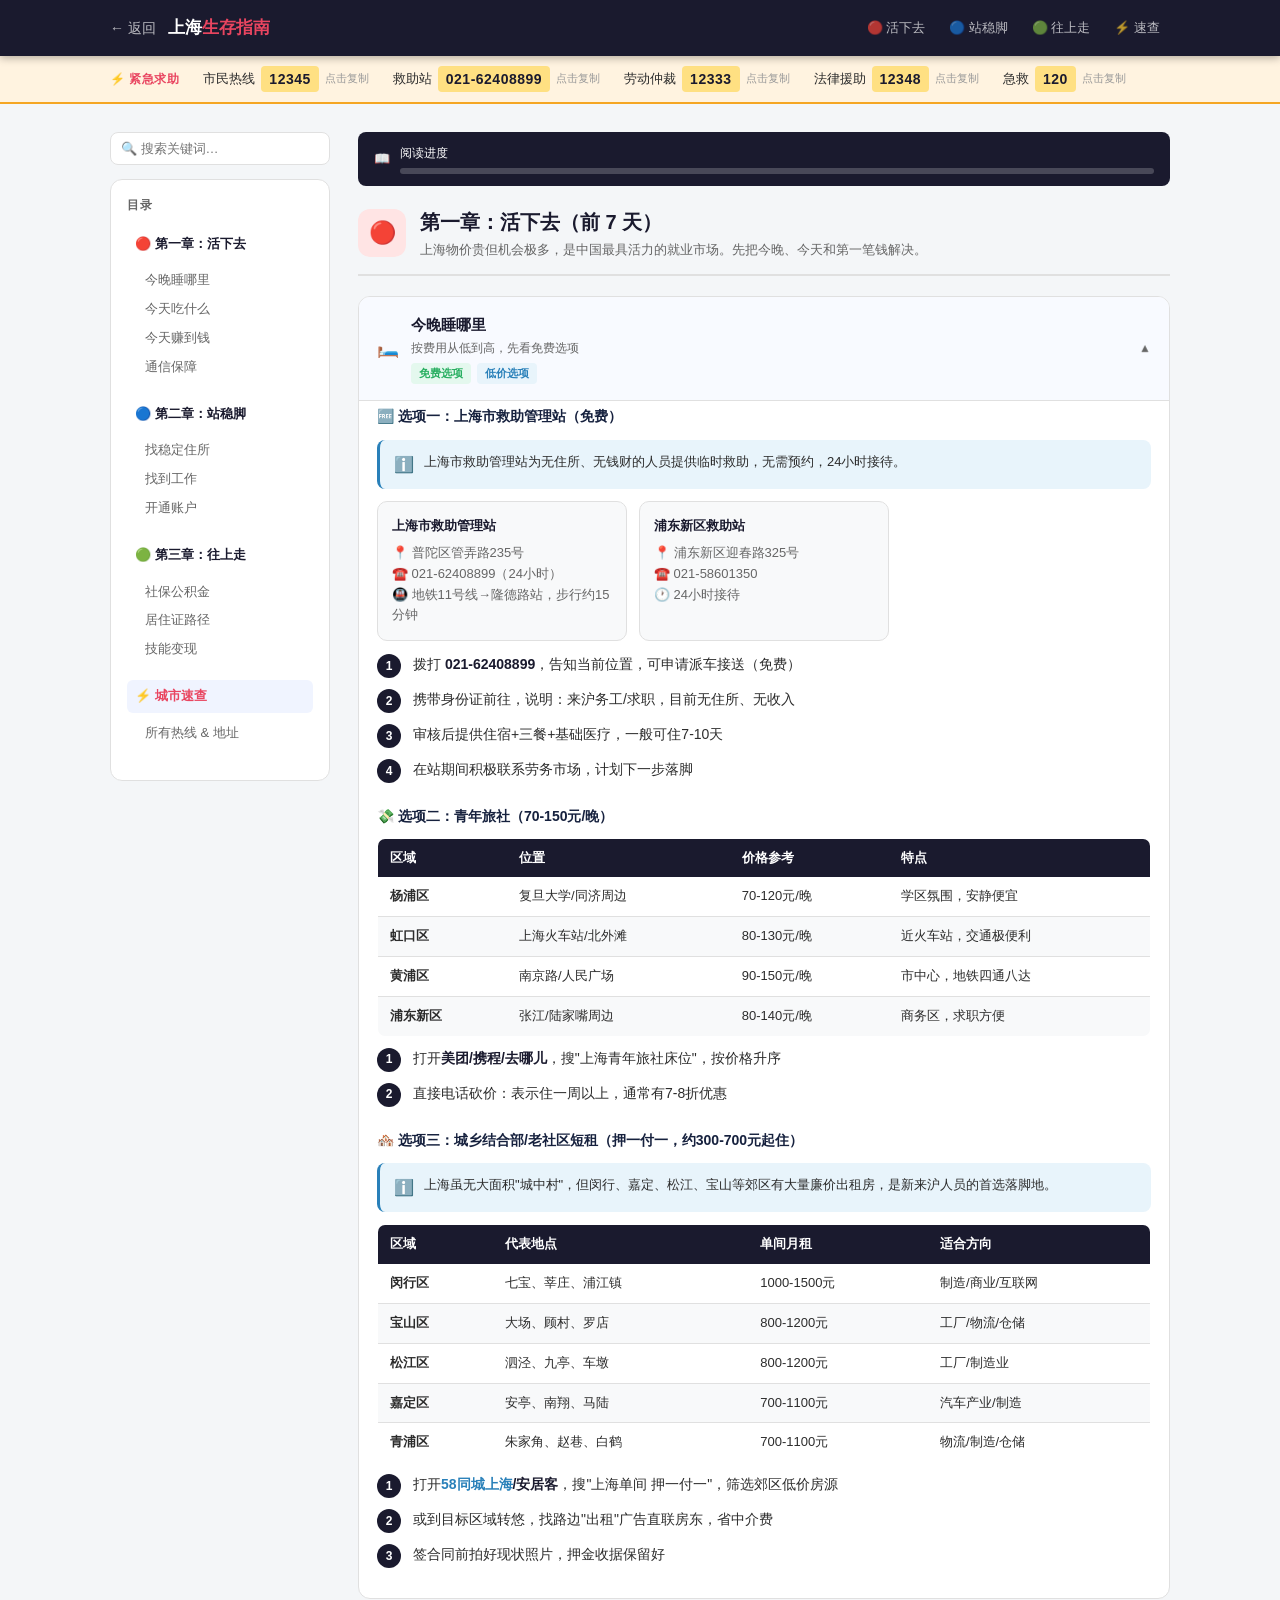
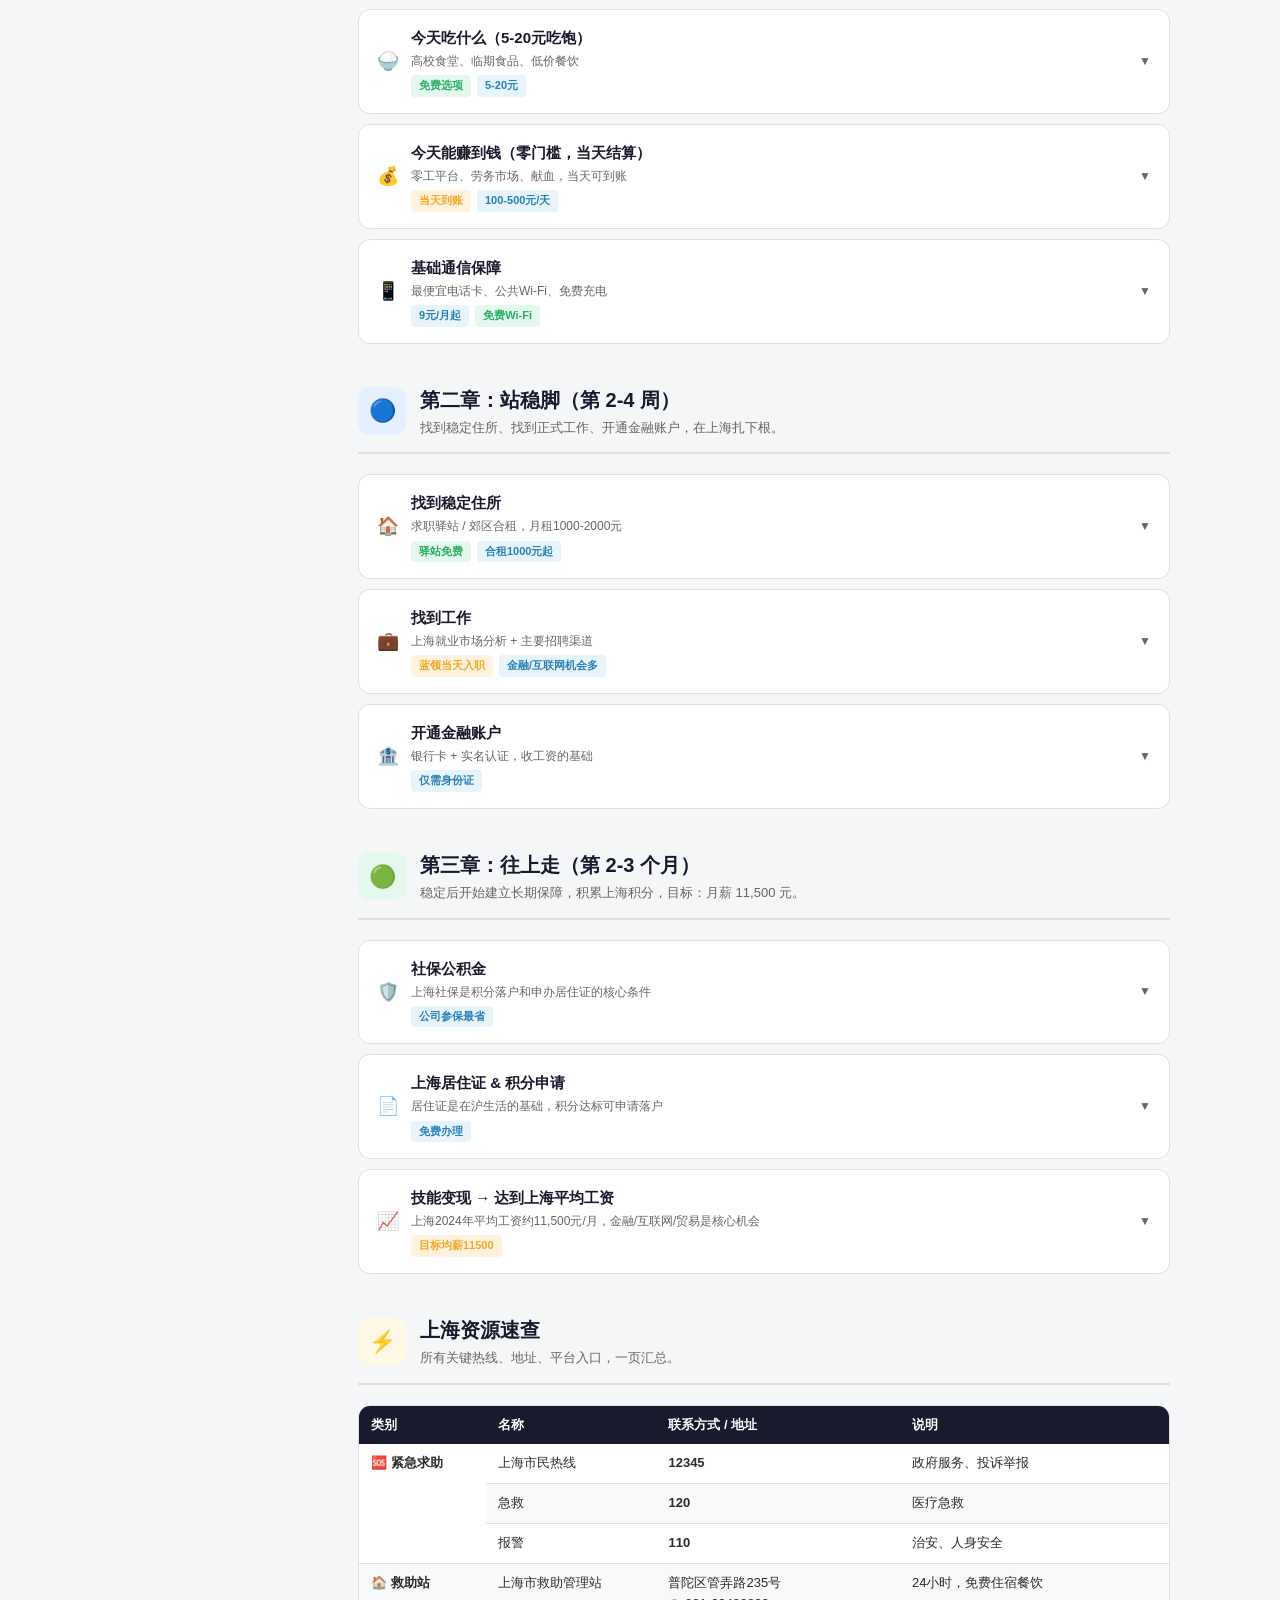
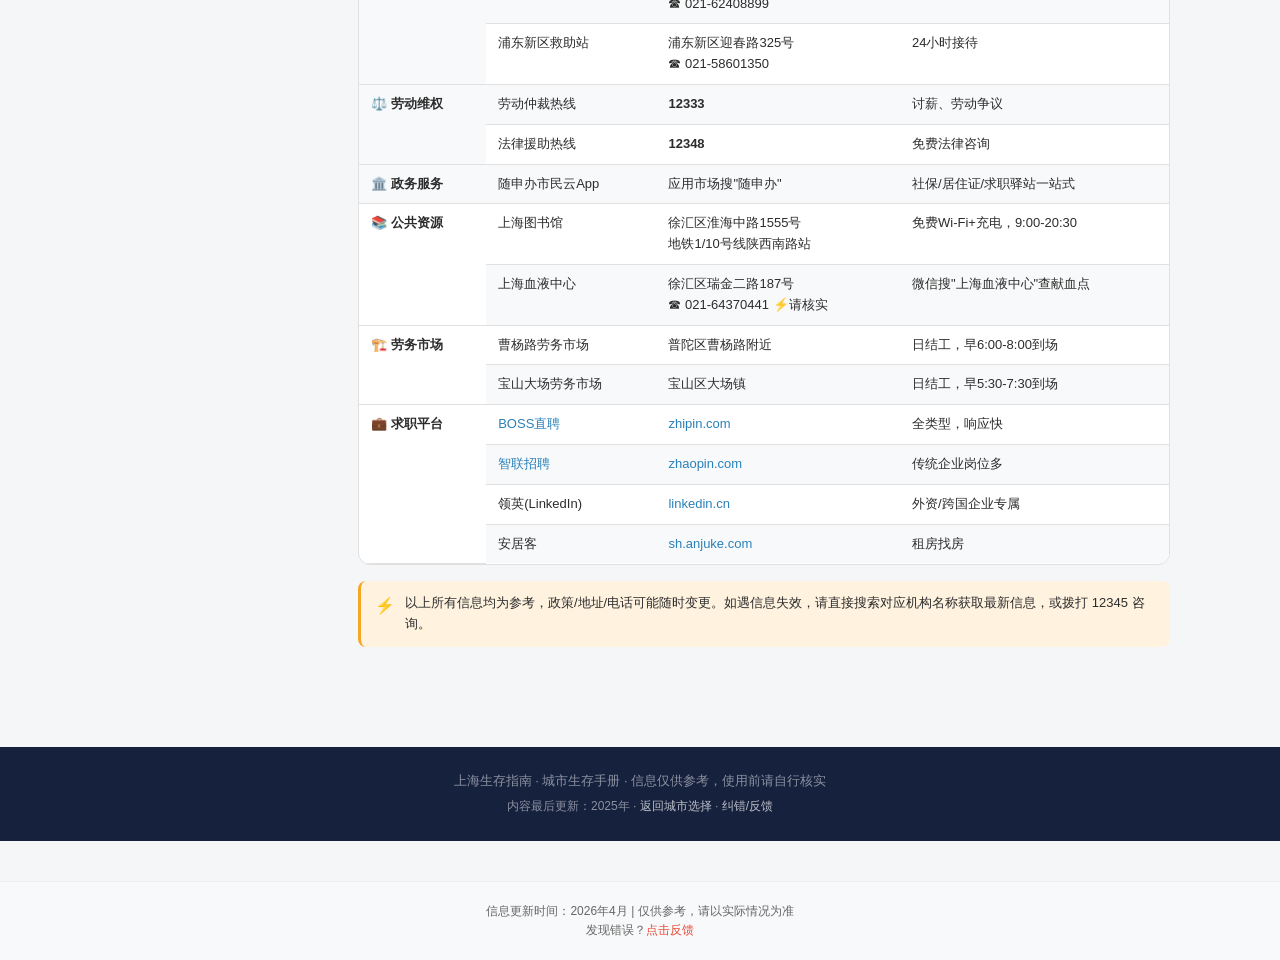
<file: cities/shanghai.html>
<!DOCTYPE html>
<html lang="zh-CN">
<head>
  <meta charset="UTF-8">
  <meta name="viewport" content="width=device-width, initial-scale=1.0, maximum-scale=1.0, user-scalable=no">
  <title>上海生存指南 — 从零开始，达到城市平均工资</title>
  <meta name="description" content="上海城市生存详细指南：住所、食物、赚钱、找工作、社保，从0到月入均薪11500元。">
  <link rel="stylesheet" href="../assets/style.css">
</head>
<body data-city="shanghai">

<header class="city-header">
  <div class="inner">
    <a href="../index.html" class="back-btn" target="_blank">← 返回</a>
    <div class="city-header-title">上海<span>生存指南</span></div>
    <nav class="chapter-nav">
      <a href="#chapter1">🔴 活下去</a>
      <a href="#chapter2">🔵 站稳脚</a>
      <a href="#chapter3">🟢 往上走</a>
      <a href="#resources">⚡ 速查</a>
    </nav>
  </div>
</header>

<div class="emergency-bar">
  <div class="inner">
    <span class="emergency-label">⚡ 紧急求助</span>
    <div class="emergency-item"><span>市民热线</span><span class="num">12345</span><span class="copy-hint">点击复制</span></div>
    <div class="emergency-item"><span>救助站</span><span class="num">021-62408899</span><span class="copy-hint">点击复制</span></div>
    <div class="emergency-item"><span>劳动仲裁</span><span class="num">12333</span><span class="copy-hint">点击复制</span></div>
    <div class="emergency-item"><span>法律援助</span><span class="num">12348</span><span class="copy-hint">点击复制</span></div>
    <div class="emergency-item"><span>急救</span><span class="num">120</span><span class="copy-hint">点击复制</span></div>
  </div>
</div>

<div class="city-layout">
  <aside class="sidebar">
    <div class="search-box">
      <input type="text" id="search-input" placeholder="🔍 搜索关键词…">
    </div>
    <div class="sidebar-toc">
      <h4>目录</h4>
      <div class="toc-chapter">
        <div class="toc-chapter-title" data-href="#chapter1">🔴 第一章：活下去</div>
        <div class="toc-items">
          <a class="toc-item" href="#acc-sleep" target="_blank">今晚睡哪里</a>
          <a class="toc-item" href="#acc-food" target="_blank">今天吃什么</a>
          <a class="toc-item" href="#acc-earn" target="_blank">今天赚到钱</a>
          <a class="toc-item" href="#acc-comm" target="_blank">通信保障</a>
        </div>
      </div>
      <div class="toc-chapter">
        <div class="toc-chapter-title" data-href="#chapter2">🔵 第二章：站稳脚</div>
        <div class="toc-items">
          <a class="toc-item" href="#acc-house" target="_blank">找稳定住所</a>
          <a class="toc-item" href="#acc-job" target="_blank">找到工作</a>
          <a class="toc-item" href="#acc-bank" target="_blank">开通账户</a>
        </div>
      </div>
      <div class="toc-chapter">
        <div class="toc-chapter-title" data-href="#chapter3">🟢 第三章：往上走</div>
        <div class="toc-items">
          <a class="toc-item" href="#acc-social" target="_blank">社保公积金</a>
          <a class="toc-item" href="#acc-resident" target="_blank">居住证路径</a>
          <a class="toc-item" href="#acc-skill" target="_blank">技能变现</a>
        </div>
      </div>
      <div class="toc-chapter">
        <div class="toc-chapter-title" data-href="#resources">⚡ 城市速查</div>
        <div class="toc-items">
          <a class="toc-item" href="#resources" target="_blank">所有热线 &amp; 地址</a>
        </div>
      </div>
    </div>
  </aside>

  <main class="content-area">

    <div class="progress-hint">
      <span>📖</span>
      <div style="flex:1">
        <div style="font-size:12px;margin-bottom:4px;" class="progress-text">阅读进度</div>
        <div class="progress-bar-outer"><div class="progress-bar-inner" style="width:0%"></div></div>
      </div>
    </div>

    <section class="chapter" id="chapter1">
      <div class="chapter-header">
        <div class="chapter-icon red">🔴</div>
        <div class="chapter-title">
          <h2>第一章：活下去（前 7 天）</h2>
          <p>上海物价贵但机会极多，是中国最具活力的就业市场。先把今晚、今天和第一笔钱解决。</p>
        </div>
      </div>

      <div class="accordion-group">

        <div class="accordion" id="acc-sleep">
          <div class="accordion-header">
            <span class="acc-icon">🛏️</span>
            <div class="acc-title-block">
              <div class="acc-title">今晚睡哪里</div>
              <div class="acc-sub">按费用从低到高，先看免费选项</div>
              <div class="acc-tags">
                <span class="acc-tag free">免费选项</span>
                <span class="acc-tag cheap">低价选项</span>
              </div>
            </div>
            <span class="acc-arrow">▼</span>
          </div>
          <div class="accordion-body">
            <div class="accordion-body-inner">

              <div class="content-block">
                <div class="block-title">🆓 选项一：上海市救助管理站（免费）</div>
                <div class="alert info">
                  <span class="alert-icon">ℹ️</span>
                  <div class="alert-content">上海市救助管理站为无住所、无钱财的人员提供临时救助，无需预约，24小时接待。</div>
                </div>
                <div class="info-cards">
                  <div class="info-card">
                    <div class="ic-title">上海市救助管理站</div>
                    <div class="ic-body">
                      📍 普陀区管弄路235号<br>
                      ☎️ 021-62408899（24小时）<br>
                      🚇 地铁11号线→隆德路站，步行约15分钟
                    </div>
                  </div>
                  <div class="info-card">
                    <div class="ic-title">浦东新区救助站</div>
                    <div class="ic-body">
                      📍 浦东新区迎春路325号<br>
                      ☎️ 021-58601350<br>
                      🕐 24小时接待
                    </div>
                  </div>
                </div>
                <div class="steps">
                  <div class="step"><span class="step-num">1</span><div class="step-content">拨打 <strong>021-62408899</strong>，告知当前位置，可申请派车接送（免费）</div></div>
                  <div class="step"><span class="step-num">2</span><div class="step-content">携带身份证前往，说明：来沪务工/求职，目前无住所、无收入</div></div>
                  <div class="step"><span class="step-num">3</span><div class="step-content">审核后提供住宿+三餐+基础医疗，一般可住7-10天</div></div>
                  <div class="step"><span class="step-num">4</span><div class="step-content">在站期间积极联系劳务市场，计划下一步落脚</div></div>
                </div>
              </div>

              <div class="content-block">
                <div class="block-title">💸 选项二：青年旅社（70-150元/晚）</div>
                <div class="table-wrap"><table class="data-table">
                  <thead><tr><th>区域</th><th>位置</th><th>价格参考</th><th>特点</th></tr></thead>
                  <tbody>
                    <tr><td><strong>杨浦区</strong></td><td>复旦大学/同济周边</td><td>70-120元/晚</td><td>学区氛围，安静便宜</td></tr>
                    <tr><td><strong>虹口区</strong></td><td>上海火车站/北外滩</td><td>80-130元/晚</td><td>近火车站，交通极便利</td></tr>
                    <tr><td><strong>黄浦区</strong></td><td>南京路/人民广场</td><td>90-150元/晚</td><td>市中心，地铁四通八达</td></tr>
                    <tr><td><strong>浦东新区</strong></td><td>张江/陆家嘴周边</td><td>80-140元/晚</td><td>商务区，求职方便</td></tr>
                  </tbody>
                </table></div>
                <div class="steps">
                  <div class="step"><span class="step-num">1</span><div class="step-content">打开<strong>美团/携程/去哪儿</strong>，搜"上海青年旅社床位"，按价格升序</div></div>
                  <div class="step"><span class="step-num">2</span><div class="step-content">直接电话砍价：表示住一周以上，通常有7-8折优惠</div></div>
                </div>
              </div>

              <div class="content-block">
                <div class="block-title">🏘️ 选项三：城乡结合部/老社区短租（押一付一，约300-700元起住）</div>
                <div class="alert info">
                  <span class="alert-icon">ℹ️</span>
                  <div class="alert-content">上海虽无大面积"城中村"，但闵行、嘉定、松江、宝山等郊区有大量廉价出租房，是新来沪人员的首选落脚地。</div>
                </div>
                <div class="table-wrap"><table class="data-table">
                  <thead><tr><th>区域</th><th>代表地点</th><th>单间月租</th><th>适合方向</th></tr></thead>
                  <tbody>
                    <tr><td><strong>闵行区</strong></td><td>七宝、莘庄、浦江镇</td><td>1000-1500元</td><td>制造/商业/互联网</td></tr>
                    <tr><td><strong>宝山区</strong></td><td>大场、顾村、罗店</td><td>800-1200元</td><td>工厂/物流/仓储</td></tr>
                    <tr><td><strong>松江区</strong></td><td>泗泾、九亭、车墩</td><td>800-1200元</td><td>工厂/制造业</td></tr>
                    <tr><td><strong>嘉定区</strong></td><td>安亭、南翔、马陆</td><td>700-1100元</td><td>汽车产业/制造</td></tr>
                    <tr><td><strong>青浦区</strong></td><td>朱家角、赵巷、白鹤</td><td>700-1100元</td><td>物流/制造/仓储</td></tr>
                  </tbody>
                </table></div>
                <div class="steps">
                  <div class="step"><span class="step-num">1</span><div class="step-content">打开<strong><a href="https://sh.58.com/" target="_blank">58同城上海</a>/安居客</strong>，搜"上海单间 押一付一"，筛选郊区低价房源</div></div>
                  <div class="step"><span class="step-num">2</span><div class="step-content">或到目标区域转悠，找路边"出租"广告直联房东，省中介费</div></div>
                  <div class="step"><span class="step-num">3</span><div class="step-content">签合同前拍好现状照片，押金收据保留好</div></div>
                </div>
              </div>

            </div>
          </div>
        </div>

        <div class="accordion" id="acc-food">
          <div class="accordion-header">
            <span class="acc-icon">🍚</span>
            <div class="acc-title-block">
              <div class="acc-title">今天吃什么（5-20元吃饱）</div>
              <div class="acc-sub">高校食堂、临期食品、低价餐饮</div>
              <div class="acc-tags">
                <span class="acc-tag free">免费选项</span>
                <span class="acc-tag cheap">5-20元</span>
              </div>
            </div>
            <span class="acc-arrow">▼</span>
          </div>
          <div class="accordion-body">
            <div class="accordion-body-inner">

              <div class="content-block">
                <div class="block-title">🎓 选项一：高校食堂（6-15元/餐）</div>
                <div class="alert warning">
                  <span class="alert-icon">⚡</span>
                  <div class="alert-content">上海高校管理较严，部分已采用人脸识别或刷卡。以下为相对开放的学校，请实时核查。</div>
                </div>
                <div class="table-wrap"><table class="data-table">
                  <thead><tr><th>学校</th><th>地址</th><th>进入方式</th><th>价格参考</th></tr></thead>
                  <tbody>
                    <tr><td><strong>上海大学</strong></td><td>宝山区上大路99号</td><td>相对开放，混入可能</td><td>6-12元/餐</td></tr>
                    <tr><td><strong>上海师范大学</strong></td><td>徐汇区桂林路100号</td><td>非高峰期较宽松</td><td>5-10元/餐</td></tr>
                    <tr><td><strong>华东政法大学</strong></td><td>松江区龙源路555号</td><td>郊区校区相对开放</td><td>5-10元/餐</td></tr>
                    <tr><td><strong>上海工程技术大学</strong></td><td>松江区龙腾路333号</td><td>开放度较高</td><td>6-12元/餐</td></tr>
                  </tbody>
                </table></div>
              </div>

              <div class="content-block">
                <div class="block-title">🏪 选项二：临期食品店 &amp; 便利店折扣</div>
                <div class="steps">
                  <div class="step"><span class="step-num">1</span><div class="step-content"><strong>好特卖（HotMaxx）</strong>在上海有大量门店，浦东/徐汇/杨浦等区均有，高德搜索即可</div></div>
                  <div class="step"><span class="step-num">2</span><div class="step-content"><strong>罗森</strong>是上海密度最高的便利店，每天<strong>21:00后</strong>对当日食品打折，折扣力度大</div></div>
                  <div class="step"><span class="step-num">3</span><div class="step-content">全家Family Mart每天下午打折区有大量折扣便当（原价15-20元，折扣后6-10元）</div></div>
                  <div class="step"><span class="step-num">4</span><div class="step-content">曹杨路、大场、顾村等工人集聚区菜市场，下午5点后蔬菜极便宜</div></div>
                </div>
              </div>

              <div class="content-block">
                <div class="block-title">🍜 选项三：低价餐饮（5-15元吃饱）</div>
                <div class="table-wrap"><table class="data-table">
                  <thead><tr><th>场所</th><th>价格</th><th>说明</th></tr></thead>
                  <tbody>
                    <tr><td>宝山、闵行工人区小饭馆</td><td>10-15元</td><td>盒饭量大，专为工人服务</td></tr>
                    <tr><td>七宝老街小吃</td><td>5-15元</td><td>本地特色小吃，价格实惠</td></tr>
                    <tr><td>麦当劳App领券套餐</td><td>约13元</td><td>App每天有券，汉堡+饮料</td></tr>
                    <tr><td>沪上晨间生煎/小笼包</td><td>5-10元</td><td>上海特色，早市摊位价格低</td></tr>
                  </tbody>
                </table></div>
              </div>

            </div>
          </div>
        </div>

        <div class="accordion" id="acc-earn">
          <div class="accordion-header">
            <span class="acc-icon">💰</span>
            <div class="acc-title-block">
              <div class="acc-title">今天能赚到钱（零门槛，当天结算）</div>
              <div class="acc-sub">零工平台、劳务市场、献血，当天可到账</div>
              <div class="acc-tags">
                <span class="acc-tag fast">当天到账</span>
                <span class="acc-tag cheap">100-500元/天</span>
              </div>
            </div>
            <span class="acc-arrow">▼</span>
          </div>
          <div class="accordion-body">
            <div class="accordion-body-inner">

              <div class="content-block">
                <div class="block-title">📱 方案一：零工平台（当天结算）</div>
                <div class="table-wrap"><table class="data-table">
                  <thead><tr><th>平台</th><th>工作类型</th><th>日收入参考</th><th>注册入口</th></tr></thead>
                  <tbody>
                    <tr><td><strong>美团跑腿众包</strong></td><td>帮买帮送</td><td>120-350元</td><td>微信搜"美团跑腿"→成为跑腿员</td></tr>
                    <tr><td><strong>闪送骑手</strong></td><td>同城急送</td><td>150-450元</td><td>闪送App→注册骑手</td></tr>
                    <tr><td><strong>货拉拉帮手</strong></td><td>搬家协助</td><td>100-250元</td><td>货拉拉App→成为帮手</td></tr>
                    <tr><td><strong>美团外卖众包</strong></td><td>外卖配送</td><td>120-300元</td><td>美团App→成为骑手</td></tr>
                    <tr><td><strong><a href="https://e.ele.me/recruit" target="_blank">饿了么骑手</a></strong></td><td>外卖配送</td><td>120-300元</td><td>饿了么App→众包骑手</td></tr>
                  </tbody>
                </table></div>
                <div class="steps">
                  <div class="step"><span class="step-num">1</span><div class="step-content"><strong>闪送首推：</strong>下载闪送App → 注册骑手 → 上传身份证+绑定银行卡 → 审核后接单</div></div>
                  <div class="step"><span class="step-num">2</span><div class="step-content">上海陆家嘴（金融区）对商务急送需求极大，高峰期客单价高</div></div>
                  <div class="step"><span class="step-num">3</span><div class="step-content">无电动车先做步行接单，有收入后租车（日租约40-60元），日收入可升至300元+</div></div>
                </div>
                <div class="alert info">
                  <span class="alert-icon">💡</span>
                  <div class="alert-content"><strong>上海特色机会：</strong>外滩/陆家嘴/南京路等景区促销、发传单类临时工需求多，在58搜"促销员日结"。进博会/各大展会期间大量临时工招聘。</div>
                </div>
              </div>

              <div class="content-block">
                <div class="block-title">🏗️ 方案二：劳务市场（当天现结）</div>
                <div class="alert success">
                  <span class="alert-icon">💡</span>
                  <div class="alert-content"><strong>上海主要劳务集散地：</strong>曹杨路劳务市场（普陀区）、真如劳务市场（普陀区）是上海最重要的蓝领日结工来源地。</div>
                </div>
                <div class="table-wrap"><table class="data-table">
                  <thead><tr><th>地点</th><th>地址</th><th>最佳到达时间</th><th>日结参考</th></tr></thead>
                  <tbody>
                    <tr><td><strong>曹杨路劳务市场</strong></td><td>普陀区曹杨路附近</td><td>早上 6:00-8:00</td><td>180-300元</td></tr>
                    <tr><td><strong>真如劳务市场</strong></td><td>普陀区真如镇</td><td>早上 6:00-8:00</td><td>180-280元</td></tr>
                    <tr><td><strong>宝山区大场劳务</strong></td><td>宝山区大场镇</td><td>早上 5:30-7:30</td><td>160-280元</td></tr>
                    <tr><td><strong>闵行七宝劳务</strong></td><td>闵行区七宝镇附近</td><td>早上 6:00-8:00</td><td>160-280元</td></tr>
                  </tbody>
                </table></div>
                <div class="steps">
                  <div class="step"><span class="step-num">1</span><div class="step-content">提前查好路线，早上<strong>6:00-7:00</strong>到达，工头招人高峰期</div></div>
                  <div class="step"><span class="step-num">2</span><div class="step-content">主动询问工作内容、时长、当天结吗？只接<strong>当天现结</strong>的活</div></div>
                  <div class="step"><span class="step-num">3</span><div class="step-content">当天完工后立即要工资，不要空手离开</div></div>
                </div>
              </div>

              <div class="content-block">
                <div class="block-title">🩸 方案三：无偿献血（营养补贴）⚡</div>
                <div class="alert warning">
                  <span class="alert-icon">⚡</span>
                  <div class="alert-content">献血补贴标准以上海血液中心最新公告为准。</div>
                </div>
                <div class="table-wrap"><table class="data-table">
                  <thead><tr><th>献血点</th><th>地址</th><th>开放时间</th></tr></thead>
                  <tbody>
                    <tr><td><strong>上海血液中心</strong></td><td>徐汇区瑞金二路187号</td><td>周一至周日 8:30-17:00</td></tr>
                    <tr><td><strong>人民广场献血屋</strong></td><td>黄浦区人民广场附近</td><td>9:00-17:00</td></tr>
                    <tr><td><strong>南京东路献血点</strong></td><td>黄浦区南京东路</td><td>9:00-17:00</td></tr>
                    <tr><td><strong>徐家汇献血屋</strong></td><td>徐汇区徐家汇</td><td>9:00-17:00</td></tr>
                  </tbody>
                </table></div>
                <div class="steps">
                  <div class="step"><span class="step-num">1</span><div class="step-content">微信搜"<strong>上海血液中心</strong>"小程序，查所有献血点并预约</div></div>
                  <div class="step"><span class="step-num">2</span><div class="step-content">带身份证前往，健康问询+体检约15分钟，献血全程约30分钟</div></div>
                </div>
                <div class="info-cards">
                  <div class="info-card">
                    <div class="ic-title">上海献血补贴 ⚡</div>
                    <div class="ic-body">全血200ml：约100-200元营养补贴<br>单采血小板：约300-500元<br>另有饮料、纪念品等</div>
                  </div>
                </div>
              </div>

            </div>
          </div>
        </div>

        <div class="accordion" id="acc-comm">
          <div class="accordion-header">
            <span class="acc-icon">📱</span>
            <div class="acc-title-block">
              <div class="acc-title">基础通信保障</div>
              <div class="acc-sub">最便宜电话卡、公共Wi-Fi、免费充电</div>
              <div class="acc-tags">
                <span class="acc-tag cheap">9元/月起</span>
                <span class="acc-tag free">免费Wi-Fi</span>
              </div>
            </div>
            <span class="acc-arrow">▼</span>
          </div>
          <div class="accordion-body">
            <div class="accordion-body-inner">

              <div class="content-block">
                <div class="block-title">📲 最便宜电话卡</div>
                <div class="table-wrap"><table class="data-table">
                  <thead><tr><th>运营商</th><th>套餐</th><th>月费</th><th>购买方式</th></tr></thead>
                  <tbody>
                    <tr><td><strong>中国电信</strong></td><td>9元套餐（含流量+通话）</td><td>9元</td><td>电信营业厅现场办理</td></tr>
                    <tr><td><strong>中国移动</strong></td><td>花卡9元套餐</td><td>9元</td><td>移动营业厅/微信搜"中国移动"</td></tr>
                    <tr><td><strong>中国联通</strong></td><td>沃派卡9元</td><td>9元</td><td>联通营业厅</td></tr>
                  </tbody>
                </table></div>
              </div>

              <div class="content-block">
                <div class="block-title">📶 上海免费公共 Wi-Fi</div>
                <div class="table-wrap"><table class="data-table">
                  <thead><tr><th>场所</th><th>Wi-Fi 说明</th><th>地址</th></tr></thead>
                  <tbody>
                    <tr><td>上海地铁站内</td><td>i-Shanghai免费Wi-Fi覆盖部分站点</td><td>全线主要站点</td></tr>
                    <tr><td>上海图书馆</td><td>馆内免费高速Wi-Fi</td><td>徐汇区淮海中路1555号</td></tr>
                    <tr><td>上海市民中心</td><td>政务服务大厅免费Wi-Fi</td><td>浦东新区世纪大道2001号</td></tr>
                    <tr><td>麦当劳/肯德基</td><td>点餐后免费使用</td><td>全市均有</td></tr>
                    <tr><td>星巴克</td><td>点餐后使用，速度快</td><td>全市均有</td></tr>
                  </tbody>
                </table></div>
                <div class="alert success">
                  <span class="alert-icon">✅</span>
                  <div class="alert-content"><strong>推荐首选：上海图书馆</strong>（地铁1号线/10号线陕西南路站，步行约5分钟），免费Wi-Fi+免费充电+免费座位，周一至周日 9:00-20:30。</div>
                </div>
              </div>

              <div class="content-block">
                <div class="block-title">🔋 免费充电地点</div>
                <div class="table-wrap"><table class="data-table">
                  <thead><tr><th>场所</th><th>说明</th></tr></thead>
                  <tbody>
                    <tr><td><strong>上海图书馆（新馆）</strong></td><td>徐汇区，阅览区充电桩充足</td></tr>
                    <tr><td><strong>各区图书馆</strong></td><td>阅览区均有插座，推荐优先</td></tr>
                    <tr><td><strong>政务服务中心</strong></td><td>等候区有充电区域</td></tr>
                    <tr><td><strong>麦当劳/肯德基</strong></td><td>部分座位旁有USB插座</td></tr>
                    <tr><td><strong>地铁站共享充电宝</strong></td><td>小电/来电，约1-2元/小时</td></tr>
                  </tbody>
                </table></div>
              </div>

            </div>
          </div>
        </div>

      </div>
    </section>

    <section class="chapter" id="chapter2">
      <div class="chapter-header">
        <div class="chapter-icon blue">🔵</div>
        <div class="chapter-title">
          <h2>第二章：站稳脚（第 2-4 周）</h2>
          <p>找到稳定住所、找到正式工作、开通金融账户，在上海扎下根。</p>
        </div>
      </div>

      <div class="accordion-group">

        <div class="accordion" id="acc-house">
          <div class="accordion-header">
            <span class="acc-icon">🏠</span>
            <div class="acc-title-block">
              <div class="acc-title">找到稳定住所</div>
              <div class="acc-sub">求职驿站 / 郊区合租，月租1000-2000元</div>
              <div class="acc-tags">
                <span class="acc-tag free">驿站免费</span>
                <span class="acc-tag cheap">合租1000元起</span>
              </div>
            </div>
            <span class="acc-arrow">▼</span>
          </div>
          <div class="accordion-body">
            <div class="accordion-body-inner">

              <div class="content-block">
                <div class="block-title">🏢 选项一：上海求职驿站（免费住 7-14 天）⚡</div>
                <div class="alert info">
                  <span class="alert-icon">ℹ️</span>
                  <div class="alert-content">上海各区人社局为来沪求职者提供临时免费住宿，名额有限，以最新官方公告为准。</div>
                </div>
                <div class="info-cards">
                  <div class="info-card">
                    <div class="ic-title">各区人社局热线 ⚡</div>
                    <div class="ic-body">
                      浦东新区：021-50808895<br>
                      闵行区：021-34138080<br>
                      宝山区：021-56695678<br>
                      杨浦区：021-55027777<br>
                      普陀区：021-62567890 ⚡请核实
                    </div>
                  </div>
                </div>
                <div class="steps">
                  <div class="step"><span class="step-num">1</span><div class="step-content">打开<strong>随申办市民云App</strong>，搜索"求职驿站"或"人才服务"</div></div>
                  <div class="step"><span class="step-num">2</span><div class="step-content">或拨打所在区人社局电话，询问当前名额和申请方式</div></div>
                  <div class="step"><span class="step-num">3</span><div class="step-content">携带身份证前往办理，审核通过后安排入住</div></div>
                </div>
                <div class="link-btns">
                  <a href="http://hrss.sh.gov.cn" target="_blank" class="link-btn outline">🌐 上海人社局官网</a>
                </div>
              </div>

              <div class="content-block">
                <div class="block-title">🏘️ 选项二：郊区合租（月租1000-1800元）</div>
                <div class="table-wrap"><table class="data-table">
                  <thead><tr><th>区域</th><th>代表地点</th><th>合租价格</th><th>通勤参考</th></tr></thead>
                  <tbody>
                    <tr><td><strong>宝山区</strong></td><td>大场、顾村、罗店</td><td>800-1200元</td><td>地铁1号线/7号线，40分钟到市区</td></tr>
                    <tr><td><strong>闵行区</strong></td><td>莘庄、七宝、浦江</td><td>1000-1500元</td><td>地铁1号线/5号线</td></tr>
                    <tr><td><strong>松江区</strong></td><td>九亭、泗泾、车墩</td><td>800-1200元</td><td>地铁9号线，50分钟到市区</td></tr>
                    <tr><td><strong>嘉定区</strong></td><td>安亭、南翔、马陆</td><td>700-1100元</td><td>地铁11号线，50-60分钟</td></tr>
                    <tr><td><strong>青浦区</strong></td><td>朱家角、赵巷</td><td>700-1100元</td><td>地铁17号线</td></tr>
                  </tbody>
                </table></div>
                <div class="steps">
                  <div class="step"><span class="step-num">1</span><div class="step-content">打开<strong>安居客/链家</strong>，搜"上海合租 单间"，筛选外环以外，价格设1500元以下</div></div>
                  <div class="step"><span class="step-num">2</span><div class="step-content">微信搜"上海找房群"、"宝山找房"等关键词加群，群内房源多且更新快</div></div>
                  <div class="step"><span class="step-num">3</span><div class="step-content">上海有"群租房"管控，找正规合租，每间卧室面积≥5㎡，避免违规群租</div></div>
                </div>
                <div class="link-btns">
                  <a href="https://sh.anjuke.com" target="_blank" class="link-btn outline">🏠 安居客上海</a>
                  <a href="https://sh.58.com" target="_blank" class="link-btn outline">📋 58同城上海</a>
                </div>
              </div>

            </div>
          </div>
        </div>

        <div class="accordion" id="acc-job">
          <div class="accordion-header">
            <span class="acc-icon">💼</span>
            <div class="acc-title-block">
              <div class="acc-title">找到工作</div>
              <div class="acc-sub">上海就业市场分析 + 主要招聘渠道</div>
              <div class="acc-tags">
                <span class="acc-tag fast">蓝领当天入职</span>
                <span class="acc-tag cheap">金融/互联网机会多</span>
              </div>
            </div>
            <span class="acc-arrow">▼</span>
          </div>
          <div class="accordion-body">
            <div class="accordion-body-inner">

            <div class="content-block">
              <div class="block-title">💰 上海：第一周怎么挣到钱（零经验可操作）</div>
              <div class="alert success"><span class="alert-icon">⚡</span><div class="alert-content"><strong>上海当天见钱最快的3条路：</strong><a href="https://e.meituan.com/mrmcat/new/login" target="_blank">美团骑手</a>/<a href="https://e.ele.me/recruit" target="_blank">饿了么骑手</a>（注册即接单）、58同城日结保洁/搬家（当天上岗）、浦东/嘉定工厂日结（当天现结）。上海还有一个独特机会：会说英语/日语/韩语的人在外资企业/展会找工作比其他城市容易得多。</div></div>
              <div class="table-wrap"><table class="data-table">
                <thead><tr><th>方式</th><th>门槛</th><th>日收入</th><th>启动方法</th></tr></thead>
                <tbody>
                  <tr><td><strong>外卖骑手（美团/饿了么）</strong></td><td>手机+身份证+电动车（可租）</td><td>200-450元/天</td><td><a href="https://h5.meituan.com/rider/" target="_blank">美团骑手注册</a>，上海骑手收入全国偏高</td></tr>
                  <tr><td><strong>日结工厂工人</strong></td><td>无技能</td><td>180-280元/天</td><td>浦东康桥/嘉定南翔劳务市场，早6点到场；或<a href="https://sh.58.com/" target="_blank">58同城上海</a>搜「上海日结工厂」</td></tr>
                  <tr><td><strong>展会/活动临时工</strong></td><td>形象好优先</td><td>200-500元/天</td><td>上海每周都有大型展会（国家会展中心/世博展览馆），活动人员网APP可报名</td></tr>
                  <tr><td><strong>日结保洁/搬家</strong></td><td>体力即可</td><td>150-280元/天</td><td><a href="https://sh.58.com/" target="_blank">58同城上海</a>搜「上海日结保洁/力工」</td></tr>
                </tbody>
              </table></div>
            </div>
            <div class="content-block">
              <div class="block-title">🔧 蓝领稳定岗位（月薪4000-8000元）</div>
              <div class="alert info"><span class="alert-icon">ℹ️</span><div class="alert-content">上海蓝领薪资高但消费也高。<strong>核心策略：找含住含餐的岗位</strong>——上海租金月均2,500-4,000元，含住岗位实际收入要高出一截。外资制造业（汽车/半导体/食品）的工厂岗薪资明显高于内资。</div></div>
              <div class="table-wrap"><table class="data-table">
                <thead><tr><th>岗位</th><th>月薪范围</th><th>是否含住</th><th>招聘入口</th></tr></thead>
                <tbody>
                  <tr><td><strong>快递员（顺丰/京东/申通）</strong></td><td>6,000-10,000元</td><td>部分含住</td><td><a href="https://www.zhipin.com/" target="_blank">BOSS直聘</a>/顺丰官网，进顺丰最稳定</td></tr>
                  <tr><td><strong>外资工厂操作工（汽车/半导体）</strong></td><td>5,000-8,000元</td><td>多含住含餐</td><td><a href="https://www.zhipin.com/" target="_blank">BOSS直聘</a>搜「上海工厂」；上汽/特斯拉/中芯国际周边有大量外包岗</td></tr>
                  <tr><td><strong>酒店服务员/餐厅服务员</strong></td><td>4,000-6,000元</td><td>多含住含餐</td><td><a href="https://sh.58.com/" target="_blank">58同城上海</a>/<a href="https://www.zhipin.com/" target="_blank">BOSS直聘</a>，外滩/陆家嘴高端餐厅小费另算</td></tr>
                  <tr><td><strong>保安（商场/写字楼）</strong></td><td>4,000-5,500元</td><td>多含住含餐</td><td>各保安公司/物业公司直招</td></tr>
                  <tr><td><strong>家政/月嫂</strong></td><td>5,000-15,000元</td><td>有时含住</td><td><a href="https://sh.58.com/" target="_blank">58同城上海</a>/阿姨帮/好帮手平台</td></tr>
                </tbody>
              </table></div>
              <div class="steps">
                <div class="step"><span class="step-num">1</span><div class="step-content"><strong>劳务市场地址：</strong>浦东新区川沙劳务市场；嘉定区南翔人力资源市场；松江区车墩劳务市场（台资工厂集中）</div></div>
                <div class="step"><span class="step-num">2</span><div class="step-content"><strong>外资工厂优先：</strong>上海外资制造业（汽车/半导体/快消品）薪资比内资工厂高20-40%，福利更好，值得多花时间争取</div></div>
              </div>
            </div>
            <div class="alert warning" style="margin-top: 16px;">
              <span class="alert-icon">⚠️</span>
              <div class="alert-content"><strong>防骗提醒：</strong>凡是要先交钱的（培训费、押金、服装费），都是骗子！正规单位不会让你先付钱。遇到可疑情况，拨打 ☎ 110 或 ☎ 12333 劳动监察热线。</div>
            </div>
            <div class="content-block">
              <div class="block-title">🏮 上海特色场景就业机会</div>
              <p class="block-intro">上海旅游资源密集，旺季（4-10月）临时工需求量大，无需技能可快速上岗。</p>
              <div class="info-cards">
                <div class="info-card">
                  <div class="ic-title">豫园/城隍庙景区</div>
                  <div class="ic-body">商户促销员、伴手礼导购<br>日结100-150元<br>直接进商户问"招不招临时工"<br>节假日需求翻倍，旺季3-10月</div>
                </div>
                <div class="info-card">
                  <div class="ic-title">外滩/北外滩观光带</div>
                  <div class="ic-body">人力三轮车蹬车（需办证）<br>或景区摄影服务（自带手机即可）<br>日均收入150-300元<br>周末客流量是工作日3倍</div>
                </div>
                <div class="info-card">
                  <div class="ic-title">迪士尼/朱家角旅游区</div>
                  <div class="ic-body">景区周边餐饮临时工<br>日结150-200元（含餐）<br>联系方式：迪士尼小镇商铺直接询问<br>或在<a href="https://www.zhipin.com/" target="_blank">BOSS直聘</a>搜"川沙餐饮"</div>
                </div>
                <div class="info-card">
                  <div class="ic-title">苏州河沿岸/新天地</div>
                  <div class="ic-body">网红打卡地周边商家促销<br>日结100-150元<br>直接沿苏州河步行道询问各商铺<br>或在<a href="https://sh.58.com/" target="_blank">58同城上海</a>搜"活动兼职"</div>
                </div>
              </div>
              <div class="alert info">
                <span class="alert-icon">💡</span>
                <div class="alert-content">上海进博会（每年11月）期间大量需要临时工作人员，关注<a href="https://www.ciie.org/" target="_blank">进博会官网</a>或<a href="https://www.zhipin.com/" target="_blank">BOSS直聘</a>提前报名，日薪可达200-300元。</div>
              </div>
            </div>
                        <div class="content-block">
              <div class="block-title">🚀 灵活变现路（自雇/接单，无需固定雇主）</div>
              <div class="alert info"><span class="alert-icon">💡</span><div class="alert-content">上海平台经济密度全国最高，<strong>外资企业多意味着英语服务需求高，愿意为质量付溢价</strong>。有一技之长（翻译/英文客服/导游/摄影）在上海能比其他城市多挣50-100%。</div></div>
              <div class="table-wrap"><table class="data-table">
                <thead><tr><th>方式</th><th>月收入区间</th><th>启动门槛</th><th>平台/入口</th></tr></thead>
                <tbody>
                  <tr><td><strong>外卖骑手（全职）</strong></td><td>7,000-14,000元</td><td>电动车+手机</td><td><a href="https://h5.meituan.com/rider/" target="_blank">美团骑手</a>，上海收入全国前三</td></tr>
                  <tr><td><strong>货拉拉/滴滴货运</strong></td><td>8,000-18,000元</td><td>货车+驾照</td><td><a href="https://www.huolala.cn/" target="_blank">货拉拉</a>，上海搬家/企业货运需求大</td></tr>
                  <tr><td><strong>展会礼仪/模特（日结）</strong></td><td>500-1,500元/天</td><td>形象好，身高165cm+</td><td>上海展会密集，<a href="https://www.huodongxing.com/" target="_blank">活动行</a>/猎聘报名，国家会展中心常驻团队直招</td></tr>
                  <tr><td><strong>外文翻译接单（英/日/韩）</strong></td><td>5,000-30,000元（兼职）</td><td>外语4级以上</td><td>猪八戒/译言/Upwork注册，上海外企多单价高</td></tr>
                  <tr><td><strong>家政/月嫂平台接单</strong></td><td>6,000-15,000元</td><td>经验/证书加分</td><td>阿姨帮/好帮手/58到家，上海高收入家庭对家政支付意愿强</td></tr>
                  <tr><td><strong>网约车司机（滴滴/曹操）</strong></td><td>8,000-16,000元</td><td>上海本地驾照+网约车证</td><td><a href="https://www.didiglobal.com/" target="_blank">滴滴出行</a>注册；外地人需先考本地证，值得投资</td></tr>
                </tbody>
              </table></div>
            </div>
            <div class="content-block">
              <div class="block-title">🏪 小本创业路（上海特色低门槛机会）</div>
              <div class="alert success"><span class="alert-icon">💡</span><div class="alert-content"><strong>上海是全国消费力最强的城市，也是对新鲜事物接受度最高的地方。</strong>小而美的创业在上海存活率比其他城市高——客单价高、客户愿意为品质买单。</div></div>
              <div class="table-wrap"><table class="data-table">
                <thead><tr><th>方向</th><th>启动成本</th><th>月收入潜力</th><th>操作要点</th></tr></thead>
                <tbody>
                  <tr><td><strong>摆摊（创意市集/夜市）</strong></td><td>500-3,000元</td><td>5,000-20,000元</td><td>徐汇区武康路/静安区愚园路/浦东陆家嘴周末市集；上海客单价高，手作/原创设计品比其他城市卖得贵</td></tr>
                  <tr><td><strong>代购/海淘转卖</strong></td><td>1,000-5,000元（备货）</td><td>3,000-20,000元</td><td>上海进出口便利，日韩/欧美小众品牌代购；小红书开号引流，微信私域成交</td></tr>
                  <tr><td><strong>展会/活动策划助理（外包接单）</strong></td><td>0元</td><td>5,000-15,000元</td><td>上海每年展会1000+，帮展览公司做活动执行外包；先做志愿者积累圈子，再接单</td></tr>
                  <tr><td><strong>上海本地生活短视频</strong></td><td>0元</td><td>0-80,000元（3-6个月）</td><td>外滩/安福路/武康路打卡探店最吃流量；英文版上海生活内容在YouTube/Instagram有稳定受众</td></tr>
                  <tr><td><strong>代驾（滴滴代驾）</strong></td><td>0元</td><td>5,000-15,000元</td><td><a href="https://daijia.didiglobal.com/" target="_blank">滴滴代驾</a>，上海夜生活发达，周五六收入极高</td></tr>
                </tbody>
              </table></div>
            </div>
            <div class="content-block">
              <div class="block-title">💻 白领入门路径（月薪6000-20000元）</div>
              <div class="alert success"><span class="alert-icon">💡</span><div class="alert-content"><strong>上海白领机会最集中在陆家嘴（金融）、张江（科技）、静安寺（外贸/奢侈品）。</strong>上海独有优势：外资企业密度全国最高，有外语能力的人在这里比其他城市值钱得多。</div></div>
              <div class="table-wrap"><table class="data-table">
                <thead><tr><th>方向</th><th>入门月薪</th><th>核心区域</th><th>求职入口</th></tr></thead>
                <tbody>
                  <tr><td><strong>外资企业客服/行政（英语）</strong></td><td>6,000-10,000元</td><td>静安/浦东</td><td><a href="https://www.zhipin.com/" target="_blank">BOSS直聘</a>，英语4级以上大幅提升竞争力</td></tr>
                  <tr><td><strong>金融行业后台/客服</strong></td><td>6,000-10,000元</td><td>陆家嘴/世纪大道</td><td><a href="https://www.zhipin.com/" target="_blank">BOSS直聘</a>搜「上海金融客服/理财助理」，证券/基金公司大量招聘</td></tr>
                  <tr><td><strong>外贸跟单/采购助理</strong></td><td>5,000-8,000元</td><td>静安/闵行</td><td><a href="https://www.zhipin.com/" target="_blank">BOSS直聘</a>/<a href="https://www.51job.com/" target="_blank">前程无忧</a>搜「上海外贸跟单」，有英语基础优先录用</td></tr>
                  <tr><td><strong>互联网运营/内容</strong></td><td>6,000-12,000元</td><td>张江/长宁</td><td><a href="https://www.zhipin.com/" target="_blank">BOSS直聘</a>搜「上海运营」，上海互联网岗位密度仅次于北京</td></tr>
                  <tr><td><strong>展会/活动执行（长期）</strong></td><td>5,000-9,000元</td><td>青浦/浦东</td><td>上海每年办展1000+场，活动执行公司长期招聘</td></tr>
                </tbody>
              </table></div>
              <div class="steps">
                <div class="step"><span class="step-num">1</span><div class="step-content"><strong>上海3个月冲刺路径：</strong>第1个月骑手/日结赚生活费→苦练英语口语（沪江/扇贝）→第2个月投外资企业客服/行政→第3个月入职，月薪6,000-8,000元起步，之后每年提升20-30%</div></div>
                <div class="step"><span class="step-num">2</span><div class="step-content"><strong>上海平均工资参考：</strong>2024年上海平均薪资约12,000-15,000元/月，金融/互联网平均更高。外地新人合理目标：第一年7,000-10,000元，外语好的可直接冲1万+</div></div>
              </div>
            </div>

            </div>
          </div>
        </div>

        <div class="accordion" id="acc-bank">
          <div class="accordion-header">
            <span class="acc-icon">🏦</span>
            <div class="acc-title-block">
              <div class="acc-title">开通金融账户</div>
              <div class="acc-sub">银行卡 + 实名认证，收工资的基础</div>
              <div class="acc-tags">
                <span class="acc-tag cheap">仅需身份证</span>
              </div>
            </div>
            <span class="acc-arrow">▼</span>
          </div>
          <div class="accordion-body">
            <div class="accordion-body-inner">

              <div class="content-block">
                <div class="block-title">🏧 开银行卡（推荐：邮政储蓄/农业银行）</div>
                <div class="steps">
                  <div class="step"><span class="step-num">1</span><div class="step-content">高德搜"邮政储蓄银行"，找最近网点</div></div>
                  <div class="step"><span class="step-num">2</span><div class="step-content">带<strong>身份证原件</strong>，到柜台说"开一张借记卡，用于收工资"</div></div>
                  <div class="step"><span class="step-num">3</span><div class="step-content">当天办理当天可用，办理完绑定微信/支付宝</div></div>
                </div>
                <div class="alert info">
                  <span class="alert-icon">💡</span>
                  <div class="alert-content">上海交通银行（总部在沪）和浦发银行也是不错的选择，部分网点对新来沪人员开卡友好。</div>
                </div>
              </div>

              <div class="content-block">
                <div class="block-title">💚 微信/支付宝实名认证</div>
                <div class="steps">
                  <div class="step"><span class="step-num">1</span><div class="step-content"><strong>微信：</strong>我 → 服务 → 钱包 → 实名认证 → 上传身份证+人脸识别</div></div>
                  <div class="step"><span class="step-num">2</span><div class="step-content"><strong>支付宝：</strong>我的 → 实名认证 → 身份证认证 → 人脸识别完成</div></div>
                </div>
              </div>

            </div>
          </div>
        </div>

      </div>
    </section>

    <section class="chapter" id="chapter3">
      <div class="chapter-header">
        <div class="chapter-icon green">🟢</div>
        <div class="chapter-title">
          <h2>第三章：往上走（第 2-3 个月）</h2>
          <p>稳定后开始建立长期保障，积累上海积分，目标：月薪 11,500 元。</p>
        </div>
      </div>

      <div class="accordion-group">

        <div class="accordion" id="acc-social">
          <div class="accordion-header">
            <span class="acc-icon">🛡️</span>
            <div class="acc-title-block">
              <div class="acc-title">社保公积金</div>
              <div class="acc-sub">上海社保是积分落户和申办居住证的核心条件</div>
              <div class="acc-tags">
                <span class="acc-tag cheap">公司参保最省</span>
              </div>
            </div>
            <span class="acc-arrow">▼</span>
          </div>
          <div class="accordion-body">
            <div class="accordion-body-inner">

              <div class="content-block">
                <div class="block-title">✅ 方式一：由公司参保（最推荐）</div>
                <div class="steps">
                  <div class="step"><span class="step-num">1</span><div class="step-content">入职要求签<strong>劳动合同</strong>，明确社保缴纳</div></div>
                  <div class="step"><span class="step-num">2</span><div class="step-content">公司次月为你办理上海社保，通过"<strong>随申办</strong>"App可查缴费状态</div></div>
                  <div class="step"><span class="step-num">3</span><div class="step-content">上海社保连续缴满7年（且符合其他条件）可申请积分落户，从第一天起就要积累</div></div>
                </div>
                <div class="alert warning">
                  <span class="alert-icon">⚠️</span>
                  <div class="alert-content">上海社保落户政策变化较大，关注市人社局官网最新动态。连续性比金额更重要，不要轻易断缴。</div>
                </div>
              </div>

              <div class="content-block">
                <div class="block-title">📞 上海社保查询热线</div>
                <div class="info-cards">
                  <div class="info-card">
                    <div class="ic-title">上海社保热线</div>
                    <div class="ic-body">
                      ☎️ 12333<br>
                      随申办App：随申码查询社保<br>
                      官网：rsj.sh.gov.cn
                    </div>
                  </div>
                </div>
              </div>

            </div>
          </div>
        </div>

        <div class="accordion" id="acc-resident">
          <div class="accordion-header">
            <span class="acc-icon">📄</span>
            <div class="acc-title-block">
              <div class="acc-title">上海居住证 &amp; 积分申请</div>
              <div class="acc-sub">居住证是在沪生活的基础，积分达标可申请落户</div>
              <div class="acc-tags">
                <span class="acc-tag cheap">免费办理</span>
              </div>
            </div>
            <span class="acc-arrow">▼</span>
          </div>
          <div class="accordion-body">
            <div class="accordion-body-inner">

              <div class="content-block">
                <div class="block-title">📋 申请上海居住证</div>
                <div class="info-cards">
                  <div class="info-card">
                    <div class="ic-title">申请条件</div>
                    <div class="ic-body">非上海户籍<br>在沪合法居住<br>有稳定就业（劳动合同）<br>持有效身份证</div>
                  </div>
                  <div class="info-card">
                    <div class="ic-title">所需材料</div>
                    <div class="ic-body">身份证原件<br>租房合同<br>劳动合同/就业证明<br>近期照片</div>
                  </div>
                </div>
                <div class="steps">
                  <div class="step"><span class="step-num">1</span><div class="step-content">通过<strong>随申办市民云App</strong>在线申请，全程网办</div></div>
                  <div class="step"><span class="step-num">2</span><div class="step-content">或前往<strong>居住地街道社区事务受理服务中心</strong>现场办理</div></div>
                  <div class="step"><span class="step-num">3</span><div class="step-content">持居住证连续满7年+社保满7年+依法纳税，积分可达120分，申请落户</div></div>
                </div>
                <div class="alert info">
                  <span class="alert-icon">💡</span>
                  <div class="alert-content"><strong>上海积分落户：</strong>学历加分明显，本科+120分就够了，专科需要累积年限。从第一天起保持社保连续、居住证有效，是最重要的事。</div>
                </div>
              </div>

            </div>
          </div>
        </div>

        <div class="accordion" id="acc-skill">
          <div class="accordion-header">
            <span class="acc-icon">📈</span>
            <div class="acc-title-block">
              <div class="acc-title">技能变现 → 达到上海平均工资</div>
              <div class="acc-sub">上海2024年平均工资约11,500元/月，金融/互联网/贸易是核心机会</div>
              <div class="acc-tags">
                <span class="acc-tag fast">目标均薪11500</span>
              </div>
            </div>
            <span class="acc-arrow">▼</span>
          </div>
          <div class="accordion-body">
            <div class="accordion-body-inner">

              <div class="content-block">
                <div class="block-title">🚀 上海特有技能变现机会</div>
                <div class="table-wrap"><table class="data-table">
                  <thead><tr><th>方向</th><th>起步收入</th><th>3个月目标</th><th>关键动作</th></tr></thead>
                  <tbody>
                    <tr><td><strong>外卖/闪送骑手</strong></td><td>5,000-8,000元</td><td>9,000-15,000元</td><td>熟悉陆家嘴/徐汇路线，高峰期接单</td></tr>
                    <tr><td><strong>网约车司机</strong></td><td>6,000-9,000元</td><td>10,000-15,000元</td><td>需驾照+租车，选滴滴/T3/高德</td></tr>
                    <tr><td><strong>金融销售</strong></td><td>底薪5,000+提成</td><td>15,000-50,000元</td><td>陆家嘴保险/理财产品，高提成</td></tr>
                    <tr><td><strong>跨境电商/外贸</strong></td><td>5,000-7,000元</td><td>8,000-15,000元</td><td>上海外贸公司多，英语优先，有亚马逊/速卖通经验更佳</td></tr>
                    <tr><td><strong>汽车维修/钣金</strong></td><td>6,000-9,000元</td><td>10,000-15,000元</td><td>嘉定汽车产业园附近需求极大，考证升职</td></tr>
                    <tr><td><strong>IT技术</strong></td><td>—</td><td>12,000-20,000元</td><td>张江/漕河泾需求极大，前端/Java/数据分析</td></tr>
                  </tbody>
                </table></div>
              </div>

              <div class="content-block">
                <div class="block-title">📚 上海免费技能提升资源</div>
                <div class="info-cards">
                  <div class="info-card">
                    <div class="ic-title">上海职业培训补贴</div>
                    <div class="ic-body">随申办App申请"职业技能补贴"，参加官方认定培训可报销学费。热线：12333</div>
                  </div>
                  <div class="info-card">
                    <div class="ic-title">上海图书馆资源</div>
                    <div class="ic-body">免费办借阅证，可借职业技能书籍<br>徐汇区淮海中路1555号<br>周一至周日 9:00-20:30</div>
                  </div>
                  <div class="info-card">
                    <div class="ic-title">张江科技园创业资源</div>
                    <div class="ic-body">定期举办免费IT/创业培训，关注"张江高科"微信公众号，适合有技术意愿者</div>
                  </div>
                </div>
              </div>

            </div>
          </div>
        </div>

      </div>
    </section>

    <section class="chapter" id="resources">
      <div class="chapter-header">
        <div class="chapter-icon yellow">⚡</div>
        <div class="chapter-title">
          <h2>上海资源速查</h2>
          <p>所有关键热线、地址、平台入口，一页汇总。</p>
        </div>
      </div>

      <div style="background:#fff;border-radius:12px;border:1.5px solid #e0e0e0;overflow:hidden;">
        <table class="data-table" style="margin:0;border:none;">
          <thead><tr><th>类别</th><th>名称</th><th>联系方式 / 地址</th><th>说明</th></tr></thead>
          <tbody>
            <tr><td rowspan="3"><strong>🆘 紧急求助</strong></td><td>上海市民热线</td><td data-copy="12345"><strong>12345</strong></td><td>政府服务、投诉举报</td></tr>
            <tr><td>急救</td><td data-copy="120"><strong>120</strong></td><td>医疗急救</td></tr>
            <tr><td>报警</td><td data-copy="110"><strong>110</strong></td><td>治安、人身安全</td></tr>
            <tr><td rowspan="2"><strong>🏠 救助站</strong></td><td>上海市救助管理站</td><td>普陀区管弄路235号<br>☎ 021-62408899</td><td>24小时，免费住宿餐饮</td></tr>
            <tr><td>浦东新区救助站</td><td>浦东新区迎春路325号<br>☎ 021-58601350</td><td>24小时接待</td></tr>
            <tr><td rowspan="2"><strong>⚖️ 劳动维权</strong></td><td>劳动仲裁热线</td><td data-copy="12333"><strong>12333</strong></td><td>讨薪、劳动争议</td></tr>
            <tr><td>法律援助热线</td><td data-copy="12348"><strong>12348</strong></td><td>免费法律咨询</td></tr>
            <tr><td><strong>🏛️ 政务服务</strong></td><td>随申办市民云App</td><td>应用市场搜"随申办"</td><td>社保/居住证/求职驿站一站式</td></tr>
            <tr><td rowspan="2"><strong>📚 公共资源</strong></td><td>上海图书馆</td><td>徐汇区淮海中路1555号<br>地铁1/10号线陕西南路站</td><td>免费Wi-Fi+充电，9:00-20:30</td></tr>
            <tr><td>上海血液中心</td><td>徐汇区瑞金二路187号<br>☎ 021-64370441 ⚡请核实</td><td>微信搜"上海血液中心"查献血点</td></tr>
            <tr><td rowspan="2"><strong>🏗️ 劳务市场</strong></td><td>曹杨路劳务市场</td><td>普陀区曹杨路附近</td><td>日结工，早6:00-8:00到场</td></tr>
            <tr><td>宝山大场劳务市场</td><td>宝山区大场镇</td><td>日结工，早5:30-7:30到场</td></tr>
            <tr><td rowspan="4"><strong>💼 求职平台</strong></td><td><a href="https://www.zhipin.com/" target="_blank">BOSS直聘</a></td><td><a href="https://www.zhipin.com" target="_blank">zhipin.com</a></td><td>全类型，响应快</td></tr>
            <tr><td><a href="https://www.zhaopin.com/" target="_blank">智联招聘</a></td><td><a href="https://www.zhaopin.com" target="_blank">zhaopin.com</a></td><td>传统企业岗位多</td></tr>
            <tr><td>领英(LinkedIn)</td><td><a href="https://www.linkedin.cn" target="_blank">linkedin.cn</a></td><td>外资/跨国企业专属</td></tr>
            <tr><td>安居客</td><td><a href="https://sh.anjuke.com" target="_blank">sh.anjuke.com</a></td><td>租房找房</td></tr>
          </tbody>
        </table>
      </div>

      <div style="margin-top:16px;">
        <div class="alert warning">
          <span class="alert-icon">⚡</span>
          <div class="alert-content">以上所有信息均为参考，政策/地址/电话可能随时变更。如遇信息失效，请直接搜索对应机构名称获取最新信息，或拨打 12345 咨询。</div>
        </div>
      </div>

    </section>

  </main>
</div>

<footer>
  <p>上海生存指南 · 城市生存手册 · 信息仅供参考，使用前请自行核实</p>
  <p style="margin-top:6px;font-size:12px;">内容最后更新：2025年 · <a href="../index.html">返回城市选择</a> · <a href="mailto:feedback@example.com" target="_blank">纠错/反馈</a></p>
</footer>

<div class="page-footer" style="text-align: center; padding: 20px; color: #666; font-size: 12px; border-top: 1px solid #eee; margin-top: 40px;">
  <p>信息更新时间：2026年4月 | 仅供参考，请以实际情况为准</p>
  <p>发现错误？<a href="https://github.com/like224651379-commits/city-survival-guide/issues" target="_blank">点击反馈</a></p>
</div>

<script src="../assets/app.js"></script>
<!-- 移动端紧急联系栏 -->
<div class="emergency-bar-fixed">
  <span>紧急求助：☎ 110（报警）☎ 12333（劳动监察）</span>
</div>
</body>
</html>
</file>
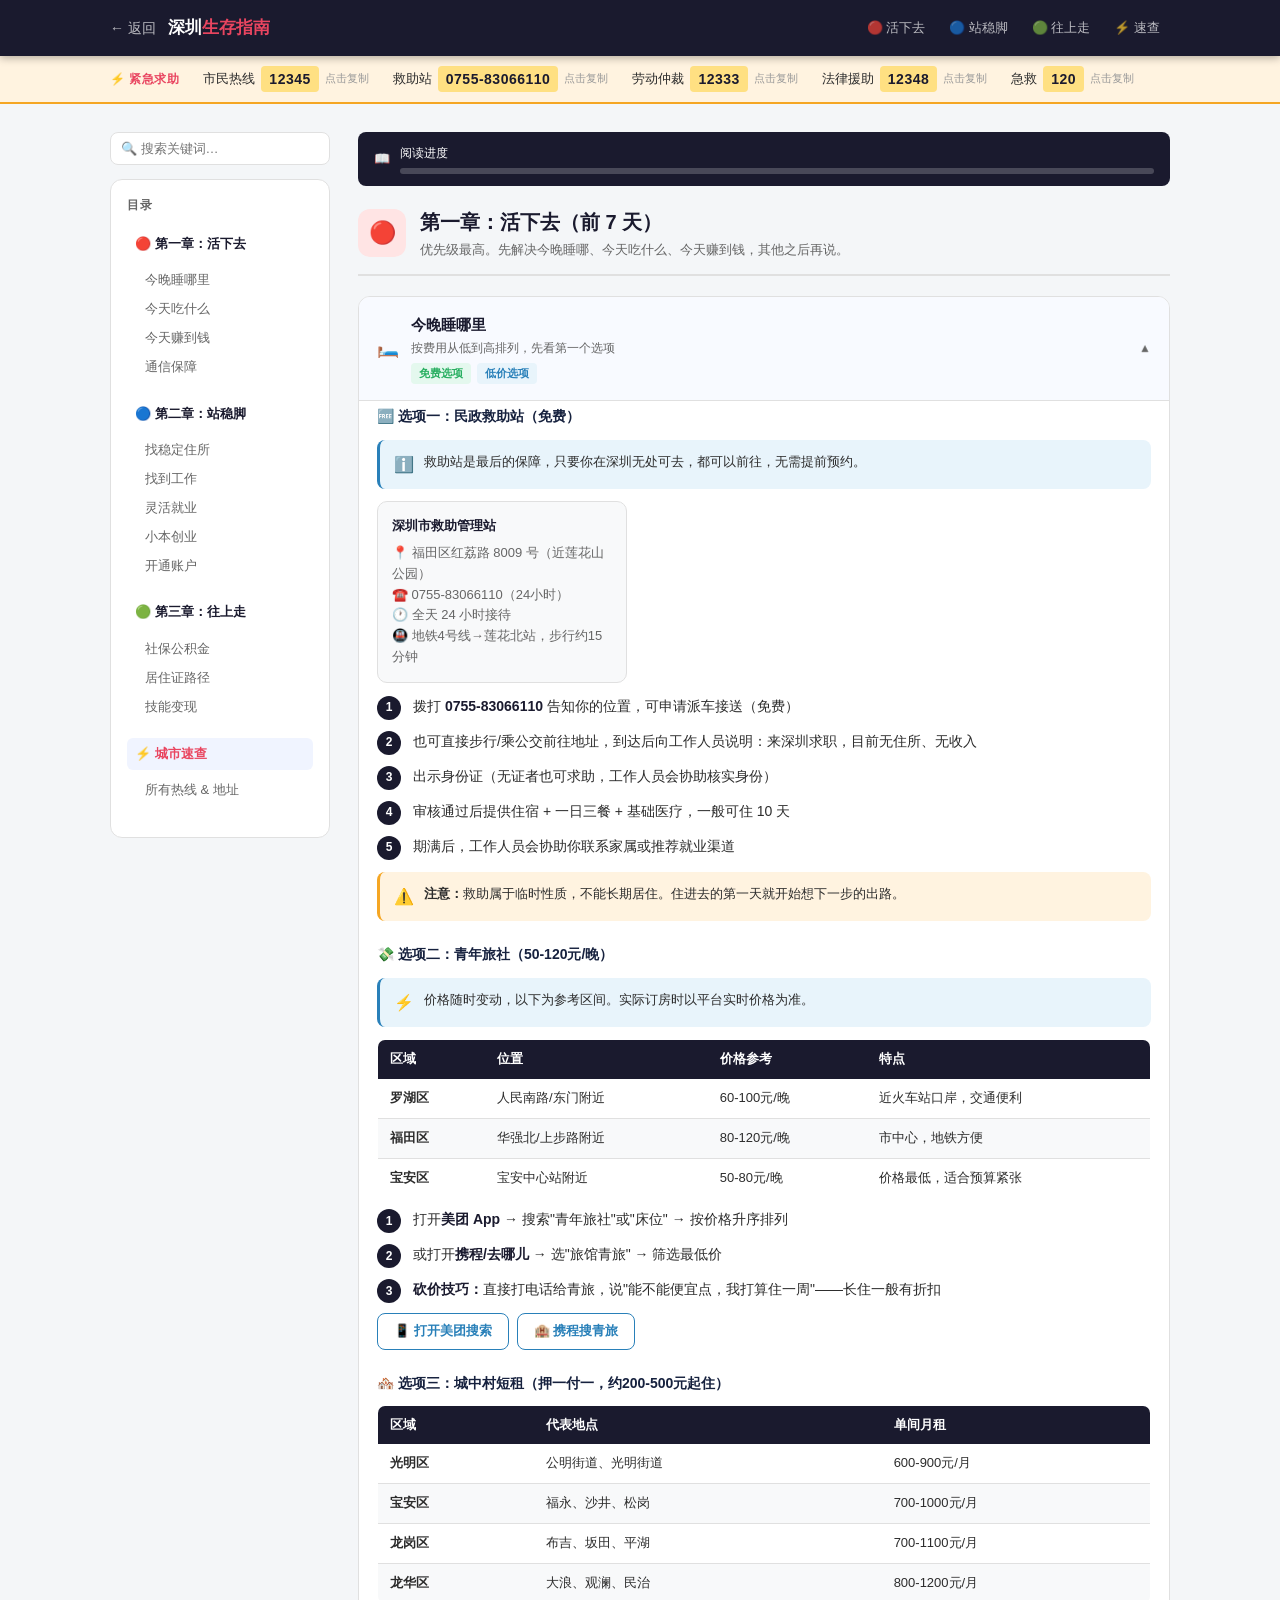
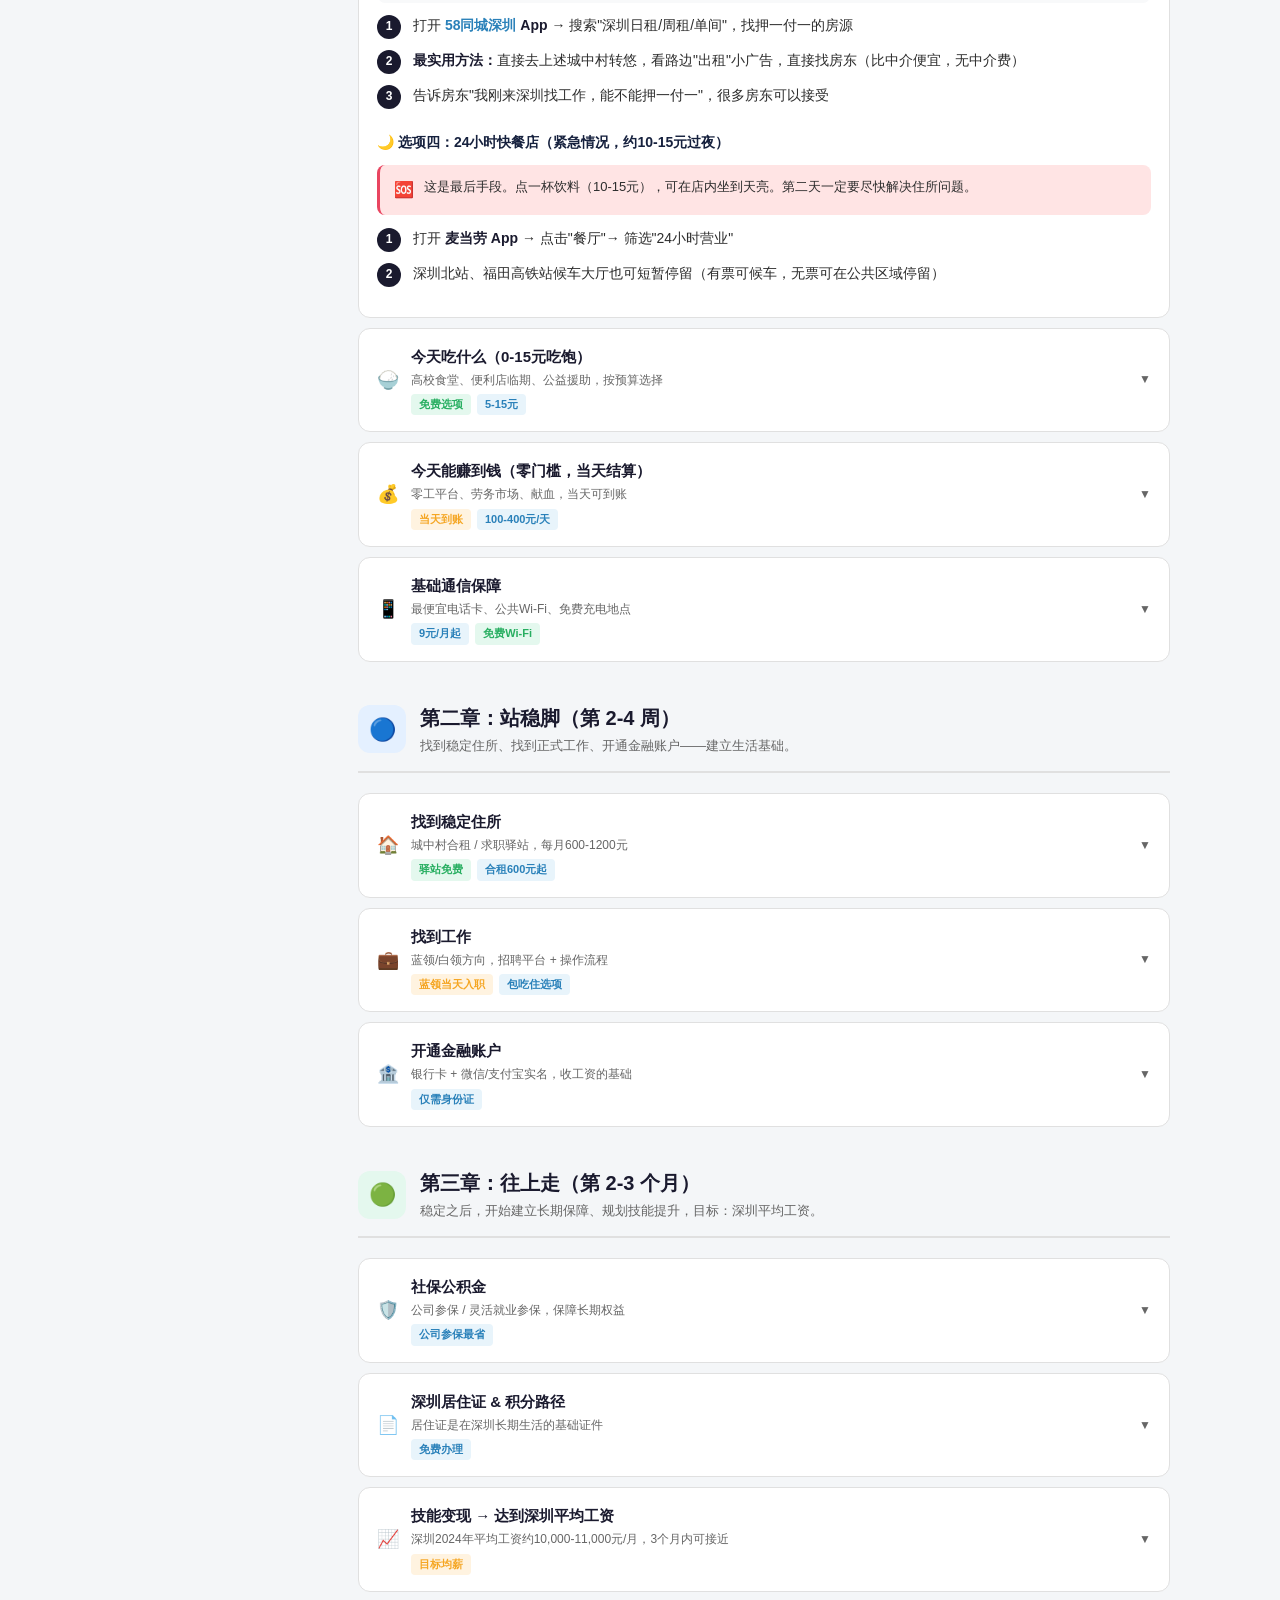
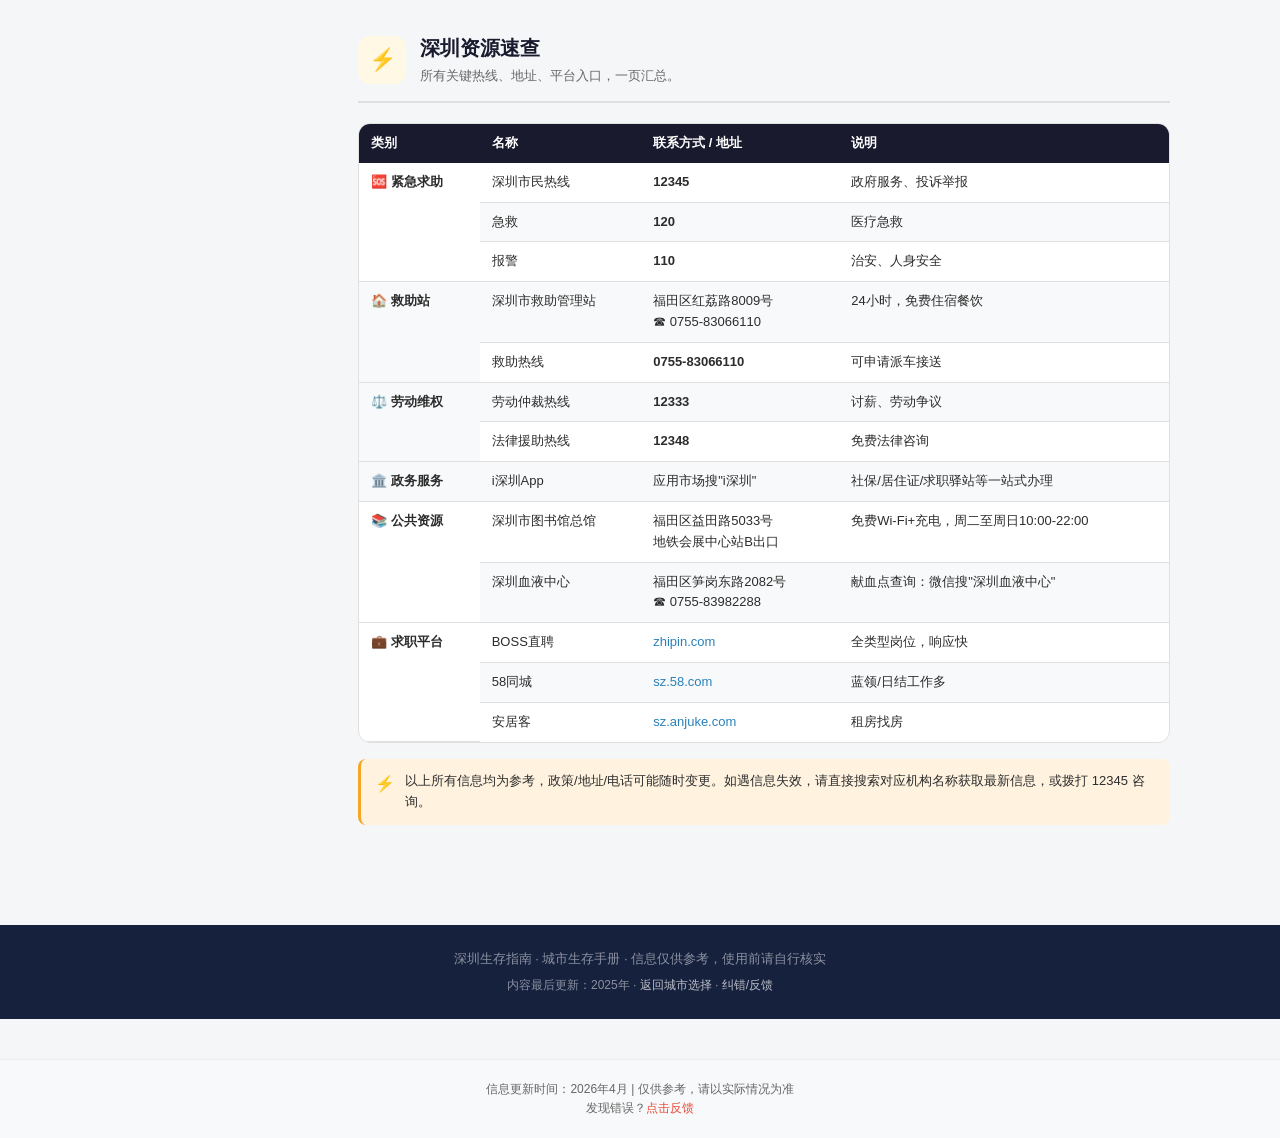
<file: cities/shenzhen.html>
<!DOCTYPE html>
<html lang="zh-CN">
<head>
  <meta charset="UTF-8">
  <meta name="viewport" content="width=device-width, initial-scale=1.0, maximum-scale=1.0, user-scalable=no">
  <title>深圳生存指南 — 从零开始，达到城市平均工资</title>
  <meta name="description" content="深圳城市生存详细指南：住所、食物、赚钱、找工作、社保，从0到月入均薪。">
  <link rel="stylesheet" href="../assets/style.css">
</head>
<body data-city="shenzhen">

<!-- 顶部导航 -->
<header class="city-header">
  <div class="inner">
    <a href="../index.html" class="back-btn" target="_blank">← 返回</a>
    <div class="city-header-title">深圳<span>生存指南</span></div>
    <nav class="chapter-nav">
      <a href="#chapter1">🔴 活下去</a>
      <a href="#chapter2">🔵 站稳脚</a>
      <a href="#chapter3">🟢 往上走</a>
      <a href="#resources">⚡ 速查</a>
    </nav>
  </div>
</header>

<!-- 紧急资源条 -->
<div class="emergency-bar">
  <div class="inner">
    <span class="emergency-label">⚡ 紧急求助</span>
    <div class="emergency-item" title="点击复制">
      <span>市民热线</span>
      <span class="num">12345</span>
      <span class="copy-hint">点击复制</span>
    </div>
    <div class="emergency-item" title="点击复制">
      <span>救助站</span>
      <span class="num">0755-83066110</span>
      <span class="copy-hint">点击复制</span>
    </div>
    <div class="emergency-item" title="点击复制">
      <span>劳动仲裁</span>
      <span class="num">12333</span>
      <span class="copy-hint">点击复制</span>
    </div>
    <div class="emergency-item" title="点击复制">
      <span>法律援助</span>
      <span class="num">12348</span>
      <span class="copy-hint">点击复制</span>
    </div>
    <div class="emergency-item" title="点击复制">
      <span>急救</span>
      <span class="num">120</span>
      <span class="copy-hint">点击复制</span>
    </div>
  </div>
</div>

<!-- 主体 -->
<div class="city-layout">

  <!-- 侧边栏 TOC -->
  <aside class="sidebar">
    <div class="search-box">
      <input type="text" id="search-input" placeholder="🔍 搜索关键词…">
    </div>
    <div class="sidebar-toc">
      <h4>目录</h4>

      <div class="toc-chapter">
        <div class="toc-chapter-title" data-href="#chapter1">🔴 第一章：活下去</div>
        <div class="toc-items">
          <a class="toc-item" href="#acc-sleep" target="_blank">今晚睡哪里</a>
          <a class="toc-item" href="#acc-food" target="_blank">今天吃什么</a>
          <a class="toc-item" href="#acc-earn" target="_blank">今天赚到钱</a>
          <a class="toc-item" href="#acc-comm" target="_blank">通信保障</a>
        </div>
      </div>

      <div class="toc-chapter">
        <div class="toc-chapter-title" data-href="#chapter2">🔵 第二章：站稳脚</div>
        <div class="toc-items">
          <a class="toc-item" href="#acc-house" target="_blank">找稳定住所</a>
          <a class="toc-item" href="#acc-job" target="_blank">找到工作</a>
          <a class="toc-item" href="#acc-job" target="_blank">灵活就业</a>
          <a class="toc-item" href="#acc-job" target="_blank">小本创业</a>
          <a class="toc-item" href="#acc-bank" target="_blank">开通账户</a>
        </div>
      </div>

      <div class="toc-chapter">
        <div class="toc-chapter-title" data-href="#chapter3">🟢 第三章：往上走</div>
        <div class="toc-items">
          <a class="toc-item" href="#acc-social" target="_blank">社保公积金</a>
          <a class="toc-item" href="#acc-resident" target="_blank">居住证路径</a>
          <a class="toc-item" href="#acc-skill" target="_blank">技能变现</a>
        </div>
      </div>

      <div class="toc-chapter">
        <div class="toc-chapter-title" data-href="#resources">⚡ 城市速查</div>
        <div class="toc-items">
          <a class="toc-item" href="#resources" target="_blank">所有热线 & 地址</a>
        </div>
      </div>
    </div>
  </aside>

  <!-- 内容区 -->
  <main class="content-area">

    <!-- 进度提示 -->
    <div class="progress-hint">
      <span>📖</span>
      <div style="flex:1">
        <div style="font-size:12px;margin-bottom:4px;" class="progress-text">阅读进度</div>
        <div class="progress-bar-outer"><div class="progress-bar-inner" style="width:0%"></div></div>
      </div>
    </div>

    <!-- ======= 第一章 ======= -->
    <section class="chapter" id="chapter1">
      <div class="chapter-header">
        <div class="chapter-icon red">🔴</div>
        <div class="chapter-title">
          <h2>第一章：活下去（前 7 天）</h2>
          <p>优先级最高。先解决今晚睡哪、今天吃什么、今天赚到钱，其他之后再说。</p>
        </div>
      </div>

      <div class="accordion-group">

        <!-- 1.1 今晚睡哪里 -->
        <div class="accordion" id="acc-sleep">
          <div class="accordion-header">
            <span class="acc-icon">🛏️</span>
            <div class="acc-title-block">
              <div class="acc-title">今晚睡哪里</div>
              <div class="acc-sub">按费用从低到高排列，先看第一个选项</div>
              <div class="acc-tags">
                <span class="acc-tag free">免费选项</span>
                <span class="acc-tag cheap">低价选项</span>
              </div>
            </div>
            <span class="acc-arrow">▼</span>
          </div>
          <div class="accordion-body">
            <div class="accordion-body-inner">

              <div class="content-block">
                <div class="block-title">🆓 选项一：民政救助站（免费）</div>
                <div class="alert info">
                  <span class="alert-icon">ℹ️</span>
                  <div class="alert-content">救助站是最后的保障，只要你在深圳无处可去，都可以前往，无需提前预约。</div>
                </div>
                <div class="info-cards">
                  <div class="info-card">
                    <div class="ic-title">深圳市救助管理站</div>
                    <div class="ic-body">
                      📍 福田区红荔路 8009 号（近莲花山公园）<br>
                      ☎️ 0755-83066110（24小时）<br>
                      🕐 全天 24 小时接待<br>
                      🚇 地铁4号线→莲花北站，步行约15分钟
                    </div>
                  </div>
                </div>
                <div class="steps">
                  <div class="step"><span class="step-num">1</span><div class="step-content">拨打 <strong>0755-83066110</strong> 告知你的位置，可申请派车接送（免费）</div></div>
                  <div class="step"><span class="step-num">2</span><div class="step-content">也可直接步行/乘公交前往地址，到达后向工作人员说明：来深圳求职，目前无住所、无收入</div></div>
                  <div class="step"><span class="step-num">3</span><div class="step-content">出示身份证（无证者也可求助，工作人员会协助核实身份）</div></div>
                  <div class="step"><span class="step-num">4</span><div class="step-content">审核通过后提供住宿 + 一日三餐 + 基础医疗，一般可住 10 天</div></div>
                  <div class="step"><span class="step-num">5</span><div class="step-content">期满后，工作人员会协助你联系家属或推荐就业渠道</div></div>
                </div>
                <div class="alert warning">
                  <span class="alert-icon">⚠️</span>
                  <div class="alert-content"><strong>注意：</strong>救助属于临时性质，不能长期居住。住进去的第一天就开始想下一步的出路。</div>
                </div>
              </div>

              <div class="content-block">
                <div class="block-title">💸 选项二：青年旅社（50-120元/晚）</div>
                <div class="alert info">
                  <span class="alert-icon">⚡</span>
                  <div class="alert-content">价格随时变动，以下为参考区间。实际订房时以平台实时价格为准。</div>
                </div>
                <div class="table-wrap"><table class="data-table">
                  <thead><tr><th>区域</th><th>位置</th><th>价格参考</th><th>特点</th></tr></thead>
                  <tbody>
                    <tr><td><strong>罗湖区</strong></td><td>人民南路/东门附近</td><td>60-100元/晚</td><td>近火车站口岸，交通便利</td></tr>
                    <tr><td><strong>福田区</strong></td><td>华强北/上步路附近</td><td>80-120元/晚</td><td>市中心，地铁方便</td></tr>
                    <tr><td><strong>宝安区</strong></td><td>宝安中心站附近</td><td>50-80元/晚</td><td>价格最低，适合预算紧张</td></tr>
                  </tbody>
                </table></div>
                <div class="steps">
                  <div class="step"><span class="step-num">1</span><div class="step-content">打开<strong>美团 App</strong> → 搜索"青年旅社"或"床位" → 按价格升序排列</div></div>
                  <div class="step"><span class="step-num">2</span><div class="step-content">或打开<strong>携程/去哪儿</strong> → 选"旅馆青旅" → 筛选最低价</div></div>
                  <div class="step"><span class="step-num">3</span><div class="step-content"><strong>砍价技巧：</strong>直接打电话给青旅，说"能不能便宜点，我打算住一周"——长住一般有折扣</div></div>
                </div>
                <div class="link-btns">
                  <a href="https://i.meituan.com" target="_blank" class="link-btn outline">📱 打开美团搜索</a>
                  <a href="https://www.ctrip.com" target="_blank" class="link-btn outline">🏨 携程搜青旅</a>
                </div>
              </div>

              <div class="content-block">
                <div class="block-title">🏘️ 选项三：城中村短租（押一付一，约200-500元起住）</div>
                <div class="table-wrap"><table class="data-table">
                  <thead><tr><th>区域</th><th>代表地点</th><th>单间月租</th></tr></thead>
                  <tbody>
                    <tr><td><strong>光明区</strong></td><td>公明街道、光明街道</td><td>600-900元/月</td></tr>
                    <tr><td><strong>宝安区</strong></td><td>福永、沙井、松岗</td><td>700-1000元/月</td></tr>
                    <tr><td><strong>龙岗区</strong></td><td>布吉、坂田、平湖</td><td>700-1100元/月</td></tr>
                    <tr><td><strong>龙华区</strong></td><td>大浪、观澜、民治</td><td>800-1200元/月</td></tr>
                  </tbody>
                </table></div>
                <div class="steps">
                  <div class="step"><span class="step-num">1</span><div class="step-content">打开 <strong><a href="https://sz.58.com/" target="_blank">58同城深圳</a> App</strong> → 搜索"深圳日租/周租/单间"，找押一付一的房源</div></div>
                  <div class="step"><span class="step-num">2</span><div class="step-content"><strong>最实用方法：</strong>直接去上述城中村转悠，看路边"出租"小广告，直接找房东（比中介便宜，无中介费）</div></div>
                  <div class="step"><span class="step-num">3</span><div class="step-content">告诉房东"我刚来深圳找工作，能不能押一付一"，很多房东可以接受</div></div>
                </div>
              </div>

              <div class="content-block">
                <div class="block-title">🌙 选项四：24小时快餐店（紧急情况，约10-15元过夜）</div>
                <div class="alert danger">
                  <span class="alert-icon">🆘</span>
                  <div class="alert-content">这是最后手段。点一杯饮料（10-15元），可在店内坐到天亮。第二天一定要尽快解决住所问题。</div>
                </div>
                <div class="steps">
                  <div class="step"><span class="step-num">1</span><div class="step-content">打开 <strong>麦当劳 App</strong> → 点击"餐厅"→ 筛选"24小时营业"</div></div>
                  <div class="step"><span class="step-num">2</span><div class="step-content">深圳北站、福田高铁站候车大厅也可短暂停留（有票可候车，无票可在公共区域停留）</div></div>
                </div>
              </div>

            </div>
          </div>
        </div>

        <!-- 1.2 今天吃什么 -->
        <div class="accordion" id="acc-food">
          <div class="accordion-header">
            <span class="acc-icon">🍚</span>
            <div class="acc-title-block">
              <div class="acc-title">今天吃什么（0-15元吃饱）</div>
              <div class="acc-sub">高校食堂、便利店临期、公益援助，按预算选择</div>
              <div class="acc-tags">
                <span class="acc-tag free">免费选项</span>
                <span class="acc-tag cheap">5-15元</span>
              </div>
            </div>
            <span class="acc-arrow">▼</span>
          </div>
          <div class="accordion-body">
            <div class="accordion-body-inner">

              <div class="content-block">
                <div class="block-title">🎓 选项一：高校食堂（5-15元/餐）</div>
                <div class="alert warning">
                  <span class="alert-icon">⚡</span>
                  <div class="alert-content">各校管理政策随时变化，以下信息请实时核查。进入后保持低调。</div>
                </div>
                <div class="table-wrap"><table class="data-table">
                  <thead><tr><th>学校</th><th>地址</th><th>进入方式</th><th>价格</th></tr></thead>
                  <tbody>
                    <tr><td><strong>深圳大学</strong></td><td>南山区南海大道3688号</td><td>校园开放，直接步行进入</td><td>5-12元/餐</td></tr>
                    <tr><td><strong>深圳职业技术大学</strong></td><td>宝安区西乡街道学苑路</td><td>大门相对开放</td><td>5-10元/餐</td></tr>
                    <tr><td><strong>深圳信息职业技术学院</strong></td><td>龙岗区留学大道2188号</td><td>相对开放</td><td>5-10元/餐</td></tr>
                    <tr><td><strong>南方科技大学</strong></td><td>南山区学苑大道1088号</td><td>有门禁，高峰期随学生进入</td><td>8-15元/餐</td></tr>
                  </tbody>
                </table></div>
                <div class="steps">
                  <div class="step"><span class="step-num">1</span><div class="step-content">以深圳大学为例：乘地铁 <strong>1号线→深大站</strong>，出站步行5分钟到南门</div></div>
                  <div class="step"><span class="step-num">2</span><div class="step-content">直接步行进入（深大校园开放，不查证件），跟着学生走到食堂区</div></div>
                  <div class="step"><span class="step-num">3</span><div class="step-content">用现金或微信/支付宝付款，不需要学生卡</div></div>
                  <div class="step"><span class="step-num">4</span><div class="step-content">用餐高峰：12:00-13:00 和 17:30-18:30，错峰用餐减少注意</div></div>
                </div>
              </div>

              <div class="content-block">
                <div class="block-title">🏪 选项二：便利店临期食品（1-8元）</div>
                <div class="steps">
                  <div class="step"><span class="step-num">1</span><div class="step-content">去 <strong>美宜佳、7-11、全家</strong> 等便利店，找标有"<strong>特价</strong>"或"<strong>临期</strong>"的货架（一般在收银台附近）</div></div>
                  <div class="step"><span class="step-num">2</span><div class="step-content"><strong>最佳时间：晚上 20:00-22:00</strong>，当天食品即将过期，折扣最大（通常3-7折）</div></div>
                  <div class="step"><span class="step-num">3</span><div class="step-content">深圳美宜佳数量最多，价格相对便宜。面包、便当、沙拉类折扣最明显</div></div>
                </div>
              </div>

              <div class="content-block">
                <div class="block-title">🕌 选项三：寺庙/公益低价素斋</div>
                <div class="info-cards">
                  <div class="info-card">
                    <div class="ic-title">弘法寺素斋</div>
                    <div class="ic-body">📍 罗湖区仙湖植物园内<br>🕐 8:00-17:00<br>💰 约10元/份，量足</div>
                  </div>
                </div>
                <div class="alert info">
                  <span class="alert-icon">💡</span>
                  <div class="alert-content">关注微信公众号"<strong>深圳义工联</strong>"，不定期有爱心餐活动，免费或极低价</div>
                </div>
              </div>

              <div class="content-block">
                <div class="block-title">🍜 其他低价选项（5-15元）</div>
                <div class="table-wrap"><table class="data-table">
                  <thead><tr><th>场所</th><th>价格</th><th>说明</th></tr></thead>
                  <tbody>
                    <tr><td>城中村路边粥粉面馆</td><td>5-10元</td><td>量大管饱，找城中村内部小摊</td></tr>
                    <tr><td>农贸市场附近快餐</td><td>10-15元</td><td>盒饭便宜量大</td></tr>
                    <tr><td>麦当劳App领券套餐</td><td>约12元</td><td>汉堡+饮料，App领券可再便宜2-3元</td></tr>
                  </tbody>
                </table></div>
              </div>

            </div>
          </div>
        </div>

        <!-- 1.3 今天赚钱 -->
        <div class="accordion" id="acc-earn">
          <div class="accordion-header">
            <span class="acc-icon">💰</span>
            <div class="acc-title-block">
              <div class="acc-title">今天能赚到钱（零门槛，当天结算）</div>
              <div class="acc-sub">零工平台、劳务市场、献血，当天可到账</div>
              <div class="acc-tags">
                <span class="acc-tag fast">当天到账</span>
                <span class="acc-tag cheap">100-400元/天</span>
              </div>
            </div>
            <span class="acc-arrow">▼</span>
          </div>
          <div class="accordion-body">
            <div class="accordion-body-inner">

              <div class="content-block">
                <div class="block-title">📱 方案一：零工平台（当天结算）</div>
                <div class="table-wrap"><table class="data-table">
                  <thead><tr><th>平台</th><th>工作类型</th><th>日收入参考</th><th>注册入口</th></tr></thead>
                  <tbody>
                    <tr><td><strong>美团跑腿众包</strong></td><td>配送、帮买帮送</td><td>100-300元</td><td>微信搜"美团跑腿"→成为跑腿员</td></tr>
                    <tr><td><strong>闪送骑手</strong></td><td>同城急送</td><td>150-400元</td><td>闪送App→注册骑手</td></tr>
                    <tr><td><strong>货拉拉帮手</strong></td><td>搬家协助、货运</td><td>100-200元</td><td>货拉拉App→成为帮手</td></tr>
                    <tr><td><strong>美团外卖众包</strong></td><td>外卖配送</td><td>100-250元</td><td>美团App→成为骑手→众包</td></tr>
                    <tr><td><strong>58速聘日结</strong></td><td>各类日结工</td><td>100-200元</td><td><a href="https://sz.58.com/" target="_blank">58同城深圳</a>App→搜"日结"</td></tr>
                  </tbody>
                </table></div>
                <div class="steps">
                  <div class="step"><span class="step-num">1</span><div class="step-content">以 <strong>美团跑腿众包</strong> 为例：微信 → 搜索"美团跑腿" → 点击小程序 → "成为跑腿员"</div></div>
                  <div class="step"><span class="step-num">2</span><div class="step-content">上传身份证正反面 + 绑定银行卡（无银行卡可先用微信零钱收款）</div></div>
                  <div class="step"><span class="step-num">3</span><div class="step-content">审核通过后（一般 30 分钟-1 小时）即可接单</div></div>
                  <div class="step"><span class="step-num">4</span><div class="step-content">完成订单后每天 16:00 可提现，部分订单实时到账</div></div>
                </div>
                <div class="alert info">
                  <span class="alert-icon">💡</span>
                  <div class="alert-content"><strong>无电动车怎么办：</strong>先做步行众包或帮手（徒步接单），收入虽低（50-100元/天）但零成本。有钱后租电动车（日租30-50元），收入可提升到200-300元/天。</div>
                </div>
              </div>

              <div class="content-block">
                <div class="block-title">🏗️ 方案二：劳务市场（当天结）</div>
                <div class="table-wrap"><table class="data-table">
                  <thead><tr><th>地点</th><th>地址</th><th>最佳到达时间</th><th>日结参考</th></tr></thead>
                  <tbody>
                    <tr><td><strong>宝安西乡劳务市场</strong></td><td>宝安区新安街道西乡大道附近</td><td>早上 6:30-8:00</td><td>150-250元</td></tr>
                    <tr><td><strong>沙井步涌路劳务市场</strong></td><td>宝安区沙井街道步涌路</td><td>早上 6:00-8:00</td><td>150-250元</td></tr>
                    <tr><td><strong>龙华大和路劳务市场</strong></td><td>龙华区观澜街道大和路</td><td>早上 6:30-8:30</td><td>150-220元</td></tr>
                    <tr><td><strong>布吉劳务市场</strong></td><td>龙岗区布吉街道布吉路</td><td>早上 6:00-8:00</td><td>150-230元</td></tr>
                  </tbody>
                </table></div>
                <div class="steps">
                  <div class="step"><span class="step-num">1</span><div class="step-content">前一天提前查好路线（高德地图搜地址），确保早上 <strong>6:30-7:30</strong> 到达，这是工头招人高峰</div></div>
                  <div class="step"><span class="step-num">2</span><div class="step-content">站在人群中，主动问"有活吗"或等工头过来问人</div></div>
                  <div class="step"><span class="step-num">3</span><div class="step-content"><strong>出发前必须谈清楚：①工作内容 ②时长 ③工资 ④是否当天结</strong></div></div>
                  <div class="step"><span class="step-num">4</span><div class="step-content">只接 <strong>当天现结</strong> 的活，说"隔天结的不去"</div></div>
                  <div class="step"><span class="step-num">5</span><div class="step-content">当天完工后立即要工资，<strong>不要空手离开</strong></div></div>
                </div>
                <div class="alert warning">
                  <span class="alert-icon">⚠️</span>
                  <div class="alert-content">遇到拖欠工资立即拨打 <strong>12333</strong>（劳动仲裁热线）或 <strong>12345</strong>（市民热线）。保留工作凭证（照片/聊天记录）。</div>
                </div>
              </div>

              <div class="content-block">
                <div class="block-title">🩸 方案三：无偿献血（补贴约50-400元）</div>
                <div class="alert warning">
                  <span class="alert-icon">⚡</span>
                  <div class="alert-content">献血补贴标准随时变化，以深圳血液中心官方公告为准。</div>
                </div>
                <div class="table-wrap"><table class="data-table">
                  <thead><tr><th>献血点</th><th>地址</th><th>开放时间</th></tr></thead>
                  <tbody>
                    <tr><td><strong>深圳血液中心（福田总站）</strong></td><td>福田区笋岗东路2082号</td><td>周一至周日 9:00-17:00</td></tr>
                    <tr><td><strong>罗湖献血屋</strong></td><td>罗湖区人民南路（东门步行街附近）</td><td>9:00-17:00</td></tr>
                    <tr><td><strong>南山献血屋</strong></td><td>南山区南山大道（南山书城旁）</td><td>9:00-17:00</td></tr>
                    <tr><td><strong>宝安献血屋</strong></td><td>宝安区宝安大道（宝安中心站附近）</td><td>9:00-17:00</td></tr>
                  </tbody>
                </table></div>
                <div class="steps">
                  <div class="step"><span class="step-num">1</span><div class="step-content">微信搜索"<strong>深圳血液中心</strong>"小程序，可查所有献血点位置并在线预约</div></div>
                  <div class="step"><span class="step-num">2</span><div class="step-content">携带身份证前往，工作人员进行健康问询 + 快速体检（血压、血型初筛）</div></div>
                  <div class="step"><span class="step-num">3</span><div class="step-content">捐献全血 200ml，全程约 20-30 分钟，献完领取献血证和补贴</div></div>
                </div>
                <div class="info-cards">
                  <div class="info-card">
                    <div class="ic-title">献血资格</div>
                    <div class="ic-body">年龄 18-60 周岁<br>体重男≥50kg，女≥45kg<br>前一天充分休息<br>前4小时不吃油腻食物<br>两次全血间隔≥6个月</div>
                  </div>
                  <div class="info-card">
                    <div class="ic-title">补贴参考 ⚡</div>
                    <div class="ic-body">全血200ml：约50-100元<br>单采血小板：约200-400元<br>另有牛奶、饼干等纪念品</div>
                  </div>
                </div>
              </div>

            </div>
          </div>
        </div>

        <!-- 1.4 通信保障 -->
        <div class="accordion" id="acc-comm">
          <div class="accordion-header">
            <span class="acc-icon">📱</span>
            <div class="acc-title-block">
              <div class="acc-title">基础通信保障</div>
              <div class="acc-sub">最便宜电话卡、公共Wi-Fi、免费充电地点</div>
              <div class="acc-tags">
                <span class="acc-tag cheap">9元/月起</span>
                <span class="acc-tag free">免费Wi-Fi</span>
              </div>
            </div>
            <span class="acc-arrow">▼</span>
          </div>
          <div class="accordion-body">
            <div class="accordion-body-inner">

              <div class="content-block">
                <div class="block-title">📲 最便宜电话卡</div>
                <div class="table-wrap"><table class="data-table">
                  <thead><tr><th>运营商</th><th>套餐</th><th>月费</th><th>购买方式</th></tr></thead>
                  <tbody>
                    <tr><td><strong>中国电信</strong></td><td>翼卡9元套餐（含流量+通话）</td><td>9元</td><td>电信营业厅，现场办理</td></tr>
                    <tr><td><strong>中国移动</strong></td><td>花卡9元套餐</td><td>9元</td><td>移动营业厅 / 微信搜"中国移动"</td></tr>
                    <tr><td><strong>中国联通</strong></td><td>沃派卡9元</td><td>9元</td><td>联通营业厅</td></tr>
                  </tbody>
                </table></div>
                <div class="steps">
                  <div class="step"><span class="step-num">1</span><div class="step-content">高德地图搜索"中国电信营业厅"，找最近的一家</div></div>
                  <div class="step"><span class="step-num">2</span><div class="step-content">带身份证进门，直接说"我要最便宜的套餐，要当天可用的"</div></div>
                  <div class="step"><span class="step-num">3</span><div class="step-content">现场激活，当场使用，无需等快递</div></div>
                </div>
              </div>

              <div class="content-block">
                <div class="block-title">📶 深圳免费公共 Wi-Fi</div>
                <div class="table-wrap"><table class="data-table">
                  <thead><tr><th>场所</th><th>Wi-Fi 名称</th><th>说明</th></tr></thead>
                  <tbody>
                    <tr><td>深圳地铁站内</td><td>SZ_Metro_Free</td><td>全线各站，速度较慢但稳定</td></tr>
                    <tr><td>深圳市图书馆</td><td>图书馆专用Wi-Fi</td><td>福田区益田路5033号，稳定高速，可整天使用</td></tr>
                    <tr><td>麦当劳 / 肯德基</td><td>McDonald's Free WiFi</td><td>点餐后可用，全市门店均有</td></tr>
                    <tr><td>政务服务大厅</td><td>各厅内部Wi-Fi</td><td>等候区可用，稳定</td></tr>
                  </tbody>
                </table></div>
                <div class="alert success">
                  <span class="alert-icon">✅</span>
                  <div class="alert-content"><strong>推荐首选：深圳市图书馆总馆</strong>（地铁1/4号线会展中心站B出口）周二至周日 10:00-22:00，周一10:00-18:00。免费Wi-Fi + 免费充电 + 免费座位，可整天在此处理找工作事务。</div>
                </div>
              </div>

              <div class="content-block">
                <div class="block-title">🔋 免费充电地点</div>
                <div class="table-wrap"><table class="data-table">
                  <thead><tr><th>场所</th><th>说明</th></tr></thead>
                  <tbody>
                    <tr><td><strong>各区图书馆</strong></td><td>阅览区桌旁有插座，完全免费，推荐优先选择</td></tr>
                    <tr><td><strong>深圳市民中心</strong></td><td>福田区深南大道9055号，公共区域有插座</td></tr>
                    <tr><td><strong>麦当劳 / 肯德基</strong></td><td>座位旁有插座，点餐后可用</td></tr>
                    <tr><td><strong>商场公共休息区</strong></td><td>万象城、海岸城等大型商场的休息区有充电座</td></tr>
                    <tr><td><strong>地铁站共享充电宝</strong></td><td>小电/来电，约1元/小时，扫码借还</td></tr>
                  </tbody>
                </table></div>
              </div>

            </div>
          </div>
        </div>

      </div><!-- end accordion-group ch1 -->
    </section>

    <!-- ======= 第二章 ======= -->
    <section class="chapter" id="chapter2">
      <div class="chapter-header">
        <div class="chapter-icon blue">🔵</div>
        <div class="chapter-title">
          <h2>第二章：站稳脚（第 2-4 周）</h2>
          <p>找到稳定住所、找到正式工作、开通金融账户——建立生活基础。</p>
        </div>
      </div>

      <div class="accordion-group">

        <!-- 2.1 稳定住所 -->
        <div class="accordion" id="acc-house">
          <div class="accordion-header">
            <span class="acc-icon">🏠</span>
            <div class="acc-title-block">
              <div class="acc-title">找到稳定住所</div>
              <div class="acc-sub">城中村合租 / 求职驿站，每月600-1200元</div>
              <div class="acc-tags">
                <span class="acc-tag free">驿站免费</span>
                <span class="acc-tag cheap">合租600元起</span>
              </div>
            </div>
            <span class="acc-arrow">▼</span>
          </div>
          <div class="accordion-body">
            <div class="accordion-body-inner">

              <div class="content-block">
                <div class="block-title">🏢 选项一：深圳求职驿站（免费住 7-14 天）⚡</div>
                <div class="alert info">
                  <span class="alert-icon">ℹ️</span>
                  <div class="alert-content">深圳各区人社局为来深求职人员提供临时免费住宿，名额有限，需提前申请。政策随时更新，以官方最新公告为准。</div>
                </div>
                <div class="info-cards">
                  <div class="info-card">
                    <div class="ic-title">申请条件（参考）</div>
                    <div class="ic-body">年龄18-45周岁<br>在深无固定住所<br>有求职意愿<br>持有效身份证</div>
                  </div>
                  <div class="info-card">
                    <div class="ic-title">各区人社局热线 ⚡</div>
                    <div class="ic-body">宝安区：0755-27588088<br>龙华区：0755-89880000<br>龙岗区：0755-89558296<br>福田区：0755-83462360<br>南山区：0755-26695076</div>
                  </div>
                </div>
                <div class="steps">
                  <div class="step"><span class="step-num">1</span><div class="step-content">下载 <strong>i深圳 App</strong>（应用市场搜索），或打开深圳人社局官网 hrss.sz.gov.cn</div></div>
                  <div class="step"><span class="step-num">2</span><div class="step-content">搜索"求职驿站"或"人才安居"，查看当前开放名额和申请入口</div></div>
                  <div class="step"><span class="step-num">3</span><div class="step-content">或直接拨打所在区人社局电话，询问当前是否有名额及申请流程</div></div>
                  <div class="step"><span class="step-num">4</span><div class="step-content">携带身份证前往指定地点办理，审核通过后安排入住</div></div>
                </div>
                <div class="link-btns">
                  <a href="http://hrss.sz.gov.cn" target="_blank" class="link-btn outline">🌐 深圳人社局官网</a>
                </div>
              </div>

              <div class="content-block">
                <div class="block-title">🏘️ 选项二：城中村合租（月租600-1500元）</div>
                <div class="table-wrap"><table class="data-table">
                  <thead><tr><th>区域</th><th>代表村落</th><th>单间月租</th><th>适合人群</th></tr></thead>
                  <tbody>
                    <tr><td><strong>光明区</strong></td><td>公明、光明街道</td><td>600-900元</td><td>制造业/物流</td></tr>
                    <tr><td><strong>宝安区</strong></td><td>福永、沙井、松岗</td><td>700-1000元</td><td>工厂/快递仓</td></tr>
                    <tr><td><strong>龙岗区</strong></td><td>布吉、坂田、平湖</td><td>700-1100元</td><td>电子厂/仓储</td></tr>
                    <tr><td><strong>龙华区</strong></td><td>大浪、观澜、民治</td><td>800-1200元</td><td>工厂/制造业</td></tr>
                    <tr><td><strong>南山区西丽</strong></td><td>西丽街道</td><td>1000-1500元</td><td>科技/互联网</td></tr>
                  </tbody>
                </table></div>
                <div class="steps">
                  <div class="step"><span class="step-num">1</span><div class="step-content">打开 <strong>安居客 App</strong> → 选"租房"→ 筛选"合租/单间"→ 价格设 500-1200元</div></div>
                  <div class="step"><span class="step-num">2</span><div class="step-content">或直接到目标城中村转悠，看路边"出租"小广告，找房东直租（无中介费）</div></div>
                  <div class="step"><span class="step-num">3</span><div class="step-content">微信搜索"深圳找房"、"龙华找房"等关键词，加入本地租房群</div></div>
                  <div class="step"><span class="step-num">4</span><div class="step-content">签合同前拍下房间现状（照片），避免押金纠纷；尽量压到押一付一</div></div>
                </div>
                <div class="link-btns">
                  <a href="https://sz.anjuke.com" target="_blank" class="link-btn outline">🏠 安居客深圳</a>
                  <a href="https://sz.58.com" target="_blank" class="link-btn outline">📋 58同城深圳</a>
                </div>
              </div>

            </div>
          </div>
        </div>

        <!-- 2.2 找工作 -->
        <div class="accordion" id="acc-job">
          <div class="accordion-header">
            <span class="acc-icon">💼</span>
            <div class="acc-title-block">
              <div class="acc-title">找到工作</div>
              <div class="acc-sub">蓝领/白领方向，招聘平台 + 操作流程</div>
              <div class="acc-tags">
                <span class="acc-tag fast">蓝领当天入职</span>
                <span class="acc-tag cheap">包吃住选项</span>
              </div>
            </div>
            <span class="acc-arrow">▼</span>
          </div>
          <div class="accordion-body">
            <div class="accordion-body-inner">

            <div class="content-block">
              <div class="block-title">💰 深圳：第一周怎么挣到钱（零经验可操作）</div>
              <div class="alert success"><span class="alert-icon">⚡</span><div class="alert-content"><strong>深圳当天见钱最快的4条路：</strong><a href="https://e.meituan.com/mrmcat/new/login" target="_blank">美团骑手</a>/<a href="https://e.ele.me/recruit" target="_blank">饿了么骑手</a>（注册当天接单）、龙华区富士康日结工（当天进场）、58同城日结保洁/搬家（打电话当天上岗）、坂田/龙岗工厂日结（劳务市场早6点到场）。深圳制造业+外卖密度极高，零经验当天找到活的概率非常高。</div></div>
              <div class="table-wrap"><table class="data-table">
                <thead><tr><th>方式</th><th>门槛</th><th>日收入</th><th>启动方法</th></tr></thead>
                <tbody>
                  <tr><td><strong>外卖骑手（美团/饿了么）</strong></td><td>手机+身份证+电动车（可租）</td><td>200-450元/天</td><td><a href="https://h5.meituan.com/rider/" target="_blank">美团骑手注册</a>，南山/福田单量大，收入全国前三</td></tr>
                  <tr><td><strong>工厂日结工（龙华/坂田/龙岗）</strong></td><td>无技能</td><td>150-280元/天</td><td>龙华区观澜劳务市场早6点到场；或<a href="https://sz.58.com/" target="_blank">58同城深圳</a>搜「深圳日结工厂」</td></tr>
                  <tr><td><strong>日结搬家/保洁</strong></td><td>体力即可</td><td>150-300元/天</td><td><a href="https://sz.58.com/" target="_blank">58同城深圳</a>搜「深圳日结力工/保洁」</td></tr>
                  <tr><td><strong>跑腿/闪送</strong></td><td>手机+身份证</td><td>100-350元/天</td><td><a href="https://www.ishansong.com/" target="_blank">闪送App</a>注册，深圳商业密度高单量大</td></tr>
                </tbody>
              </table></div>
            </div>
            <div class="content-block">
              <div class="block-title">🔧 蓝领稳定岗位（月薪4000-8000元）</div>
              <div class="alert info"><span class="alert-icon">ℹ️</span><div class="alert-content">深圳蓝领岗位最大特点：<strong>电子/科技制造业薪资远高于传统制造业</strong>。在富士康/比亚迪/华为代工厂工作比普通工厂高出20-50%，而且加班费规范。优先选科技工厂而非传统纺织/食品厂。</div></div>
              <div class="table-wrap"><table class="data-table">
                <thead><tr><th>岗位</th><th>月薪范围</th><th>是否含住</th><th>招聘入口</th></tr></thead>
                <tbody>
                  <tr><td><strong>电子厂操作工（富士康/比亚迪/华为代工）</strong></td><td>4,500-7,500元（含加班）</td><td>含住含餐</td><td>龙华区富士康工厂门口直招；<a href="https://www.zhipin.com/" target="_blank">BOSS直聘</a>搜「深圳电子厂」</td></tr>
                  <tr><td><strong>快递员（顺丰/京东/极兔）</strong></td><td>6,000-11,000元</td><td>部分含住</td><td><a href="https://www.zhipin.com/" target="_blank">BOSS直聘</a>/顺丰官网，深圳快递员收入全国最高</td></tr>
                  <tr><td><strong>餐饮服务（高端商场/写字楼）</strong></td><td>4,000-6,500元</td><td>多含住含餐</td><td>南山/福田商圈餐厅直招，高档餐厅小费另算</td></tr>
                  <tr><td><strong>安保/门卫（科技园）</strong></td><td>4,000-6,000元</td><td>多含住含餐</td><td>南山科技园/深圳湾科技生态园物业公司</td></tr>
                  <tr><td><strong>仓储物流（坪山/龙岗）</strong></td><td>4,500-7,000元</td><td>多含住</td><td><a href="https://www.zhipin.com/" target="_blank">BOSS直聘</a>搜「深圳仓储」；顺丰/京东大型仓库常年招聘</td></tr>
                </tbody>
              </table></div>
              <div class="steps">
                <div class="step"><span class="step-num">1</span><div class="step-content"><strong>劳务市场地址：</strong>龙华区观澜劳务市场（电子厂/普工集中）；宝安区西乡劳务市场；龙岗区布吉劳务市场</div></div>
                <div class="step"><span class="step-num">2</span><div class="step-content"><strong>深圳蓝领涨薪路径：</strong>普工→学焊锡/SMT贴片技术（3个月）→技工岗（+1500元/月）→班组长/领班（+3000元/月），2年内从4000涨到8000完全可行</div></div>
              </div>
            </div>
            <div class="alert warning" style="margin-top: 16px;">
              <span class="alert-icon">⚠️</span>
              <div class="alert-content"><strong>防骗提醒：</strong>凡是要先交钱的（培训费、押金、服装费），都是骗子！正规单位不会让你先付钱。遇到可疑情况，拨打 ☎ 110 或 ☎ 12333 劳动监察热线。</div>
            </div>
            <div class="content-block">
              <div class="block-title">🔌 深圳特色场景就业机会</div>
              <p class="block-intro">深圳科技产业密集，华强北、南山科技园、跨境电商是本地独有的快速入门通道。</p>
              <div class="info-cards">
                <div class="info-card">
                  <div class="ic-title">华强北电子市场</div>
                  <div class="ic-body">电子元件搬运/验货/打包<br>日结150-200元，现场招人<br>每天7:00-9:00在华强北赛格广场外<br>直接找包工头报名即可</div>
                </div>
                <div class="info-card">
                  <div class="ic-title">跨境电商仓库</div>
                  <div class="ic-body">龙华/坂田/布吉大量跨境仓<br>打包、质检、贴标，日结150-200元<br>在<a href="https://www.zhipin.com/" target="_blank">BOSS直聘</a>搜"跨境仓库 日结"<br>或<a href="https://sz.58.com/" target="_blank">58同城深圳</a>搜"电商仓储"</div>
                </div>
                <div class="info-card">
                  <div class="ic-title">南山科技园餐饮服务</div>
                  <div class="ic-body">科技公司员工食堂帮厨/传菜<br>月薪3500-4500元，包住<br>直接去科技园各栋楼下食堂询问<br>或搜<a href="https://www.zhipin.com/" target="_blank">BOSS直聘</a>"南山 食堂"</div>
                </div>
              </div>
            </div>
                        <div class="content-block">
              <div class="block-title">🚀 灵活就业路（自由职业/平台接单，无需固定雇主）</div>
              <div class="alert info"><span class="alert-icon">💡</span><div class="alert-content">深圳最大特色：<strong>科技产品密度高，有硬件/电子技能的人接私单能挣大钱</strong>。华强北电子市场是全球最大的电子元器件集散地，认识市场规则就能做生意。灵活就业适合不想被朝九晚五束缚、或暂时找不到合适工作的人。</div></div>
              <div class="table-wrap"><table class="data-table">
                <thead><tr><th>方式</th><th>月收入区间</th><th>启动门槛</th><th>平台/入口</th></tr></thead>
                <tbody>
                  <tr><td><strong>外卖骑手（全职/兼职）</strong></td><td>7,000-14,000元</td><td>电动车+手机</td><td><a href="https://h5.meituan.com/rider/" target="_blank">美团骑手</a>、<a href="https://e.ele.me/recruit" target="_blank">饿了么骑手</a>，深圳单价全国最高</td></tr>
                  <tr><td><strong>货拉拉司机</strong></td><td>8,000-18,000元</td><td>面包车/货车+驾照</td><td><a href="https://www.huolala.cn/" target="_blank">货拉拉</a>、<a href="https://www.kaolaolai.com/" target="_blank">快狗打车</a>，深圳工厂搬迁/企业物流需求极大</td></tr>
                  <tr><td><strong>网约车司机</strong></td><td>8,000-15,000元</td><td>驾照+车（可租）</td><td><a href="https://www.didiglobal.com/" target="_blank">滴滴</a>、<a href="https://www.t3go.cn/" target="_blank">T3出行</a>、<a href="https://www.caocaokeji.cn/" target="_blank">曹操出行</a>；深圳打车需求大，高峰期单价高</td></tr>
                  <tr><td><strong>手机维修接单（华强北私活）</strong></td><td>5,000-20,000元</td><td>学3个月基础维修</td><td>华强北附近有大量培训班（1个月速成），出师后可在华强北租档口或上门接单</td></tr>
                  <tr><td><strong>闪送/跑腿员</strong></td><td>5,000-12,000元</td><td>手机+电动车</td><td><a href="https://www.ishansong.com/" target="_blank">闪送App</a>、<a href="https://www.rrkd.cn/" target="_blank">人人快送</a>，深圳科技公司多，急件跑腿需求大</td></tr>
                  <tr><td><strong>电商客服/运营接单（远程）</strong></td><td>3,000-10,000元（兼职）</td><td>会打字/普通话</td><td>猪八戒/<a href="https://www.zhipin.com/" target="_blank">BOSS直聘</a>搜「深圳远程客服」，跨境电商旺季需求激增</td></tr>
                  <tr><td><strong>摄影/视频接单（科技产品）</strong></td><td>5,000-25,000元</td><td>会摄影/剪辑</td><td>深圳硬件公司对产品摄影需求大；猪八戒/小红书接单，单次拍摄2,000-8,000元</td></tr>
                  <tr><td><strong>设计接单（平面/UI/电商美工）</strong></td><td>4,000-20,000元</td><td>会PS/AI/Figma</td><td>猪八戒/站酷/<a href="https://www.zcool.com.cn/" target="_blank">站酷</a>/特创易接单，深圳电商公司多，美工需求大</td></tr>
                  <tr><td><strong>文案/写手接单</strong></td><td>3,000-15,000元</td><td>会写作</td><td>猪八戒/稿稿平台/公众号投稿，电商文案/品牌文案需求多</td></tr>
                  <tr><td><strong>翻译接单（多语种）</strong></td><td>4,000-18,000元</td><td>外语能力</td><td>有道人工翻译/我译网/TransPerfect，深圳外贸公司多，小语种更值钱</td></tr>
                  <tr><td><strong>编程/技术开发接单</strong></td><td>8,000-50,000元</td><td>会编程</td><td>程序员客栈/码市/开源众包，深圳科技公司多，外包需求极大</td></tr>
                  <tr><td><strong>在线教育/家教</strong></td><td>5,000-25,000元</td><td>学科专长</td><td>掌门1对1/作业帮/<a href="https://www.zhipin.com/" target="_blank">BOSS直聘</a>搜「深圳家教」，或自己在小区/家长群接单</td></tr>
                  <tr><td><strong>健身教练/私教</strong></td><td>8,000-30,000元</td><td>有健身基础+证书</td><td>可在健身房兼职/自由教练，深圳健身人群多，私教课200-500元/节</td></tr>
                  <tr><td><strong>主播/带货（兼职）</strong></td><td>3,000-50,000元+</td><td>镜头感+表达力</td><td>抖音/快手/视频号直播，深圳供应链优势大，可从帮别人带货起步</td></tr>
                </tbody>
              </table></div>
              <div class="alert success" style="margin-top: 16px;">
                <span class="alert-icon">📊</span>
                <div class="alert-content"><strong>灵活就业社保政策：</strong>深圳支持灵活就业人员自己缴纳社保（养老+医疗）。在「i深圳App」→「灵活就业参保」办理，每月约500-1000元，退休后有养老金、看病可医保报销。</div>
              </div>
            </div>
            <div class="content-block">
              <div class="block-title">🏪 小本创业路（深圳特色低门槛机会）</div>
              <div class="alert success"><span class="alert-icon">💡</span><div class="alert-content"><strong>深圳是全国创业密度最高的城市，也是最宽容失败的地方。</strong>华强北电子城是全球独一无二的资源——懂行的人在这里倒腾电子配件，利润空间远超传统零售。</div></div>
              <div class="table-wrap"><table class="data-table">
                <thead><tr><th>方向</th><th>启动成本</th><th>月收入潜力</th><th>操作要点</th></tr></thead>
                <tbody>
                  <tr><td><strong>华强北电子配件倒腾（全国独有）</strong></td><td>1,000-5,000元（备货）</td><td>5,000-50,000元</td><td>在华强北找清货/尾货商，低价收购→在闲鱼/拼多多/速卖通出售；手机壳/数据线/充电器利润率高</td></tr>
                  <tr><td><strong>跨境电商（亚马逊/独立站）</strong></td><td>3,000-10,000元</td><td>5,000-100,000元+</td><td>深圳是全球最大跨境电商基地，华强北+深圳工厂直接拿货，<a href="https://sellercentral.amazon.com/" target="_blank">亚马逊</a>开店全流程网上有大量教程</td></tr>
                  <tr><td><strong>科技产品测评自媒体</strong></td><td>0-2,000元（样品）</td><td>0-50,000元（3-6个月）</td><td>深圳新品牌多愿意送样品换测评；B站/抖音开号做科技测评，粉丝1万可接广告</td></tr>
                  <tr><td><strong>城中村小餐饮/奶茶摊</strong></td><td>5,000-15,000元</td><td>8,000-25,000元</td><td>白石洲/岗厦/沙井城中村窗口租金低；上班族密集，早餐/奶茶刚需，回本周期3-6个月</td></tr>
                  <tr><td><strong>手机贴膜/小修小补摊位</strong></td><td>500-2,000元</td><td>3,000-10,000元</td><td>科技园/地铁口摊位，手机贴膜成本2元售价30-60元，纯利润极高</td></tr>
                  <tr><td><strong>家政服务创业（轻资产）</strong></td><td>2,000-5,000元</td><td>8,000-30,000元</td><td>从个人保洁做起→积累客户→组建小队；深圳中产家庭保洁需求旺盛，口碑传播快</td></tr>
                  <tr><td><strong>社区团购团长</strong></td><td>1,000-3,000元</td><td>5,000-20,000元</td><td>申请成为美团优选/多多买菜/橙心优选团长，利用社区流量赚取佣金；适合有社区人脉者</td></tr>
                  <tr><td><strong>二手物品回收/翻新转卖</strong></td><td>3,000-10,000元</td><td>5,000-25,000元</td><td>回收旧手机/电脑/家电→简单维修/清洁→闲鱼/转转出售；深圳换机率高，货源充足</td></tr>
                  <tr><td><strong>宠物服务（遛狗/寄养）</strong></td><td>500-2,000元</td><td>4,000-15,000元</td><td>深圳养宠人群多，遛狗30-50元/次，寄养80-150元/天；可在小红书/闲鱼接单</td></tr>
                  <tr><td><strong>技能培训/知识付费</strong></td><td>0-1,000元</td><td>3,000-20,000元</td><td>有特定技能（Excel/PS/剪辑/健身）可在知识星球/小鹅通开课，或线下小班教学</td></tr>
                  <tr><td><strong>跑腿代办服务</strong></td><td>0-500元</td><td>4,000-12,000元</td><td>代排队/代取号/代办事/医院陪诊；深圳生活节奏快，付费买时间的需求大</td></tr>
                </tbody>
              </table></div>
              <div class="steps">
                <div class="step"><span class="step-num">💡</span><div class="step-content"><strong>创业起步建议：</strong>先副业试水（保留主业收入）→ 验证模式可行 → 全职投入；深圳创业成本高，建议启动资金控制在3个月生活费以内</div></div>
                <div class="step"><span class="step-num">⚠️</span><div class="step-content"><strong>避坑提醒：</strong>创业先办证！个体户注册免费，在「i深圳App」→「个体户开办」全流程线上办理；无证经营可能被罚款</div></div>
              </div>
            </div>
            <div class="content-block">
              <div class="block-title">💻 白领入门路径（月薪6000-20000元）</div>
              <div class="alert success"><span class="alert-icon">💡</span><div class="alert-content"><strong>深圳白领机会最集中在南山（科技/互联网）、福田（金融/贸易）、宝安（制造业白领）。</strong>深圳独有优势：互联网/硬件科技公司密度全国第二（仅次于北京），大量岗位对学历要求宽松，更看重实际能力。</div></div>
              <div class="table-wrap"><table class="data-table">
                <thead><tr><th>方向</th><th>入门月薪</th><th>核心区域</th><th>求职入口</th></tr></thead>
                <tbody>
                  <tr><td><strong>互联网运营/产品助理</strong></td><td>6,000-12,000元</td><td>南山科技园/粤海街道</td><td><a href="https://www.zhipin.com/" target="_blank">BOSS直聘</a>搜「深圳运营」；腾讯/华为周边小公司大量招聘</td></tr>
                  <tr><td><strong>硬件销售/BD（电子元器件）</strong></td><td>底薪4,000+提成，上限高</td><td>宝安区华强北</td><td><a href="https://www.zhipin.com/" target="_blank">BOSS直聘</a>搜「深圳硬件销售」；华强北电子市场周边公司直招</td></tr>
                  <tr><td><strong>客服/售后（科技公司）</strong></td><td>5,000-8,000元</td><td>南山/龙华</td><td><a href="https://www.zhipin.com/" target="_blank">BOSS直聘</a>搜「深圳客服」，大疆/腾讯外包客服常年招聘</td></tr>
                  <tr><td><strong>跨境电商运营（亚马逊/独立站）</strong></td><td>6,000-15,000元</td><td>南山/龙岗</td><td><a href="https://www.zhipin.com/" target="_blank">BOSS直聘</a>搜「深圳亚马逊运营」，深圳是全国跨境电商最大基地</td></tr>
                  <tr><td><strong>供应链/采购助理</strong></td><td>5,000-9,000元</td><td>宝安/龙华</td><td><a href="https://www.zhipin.com/" target="_blank">BOSS直聘</a>搜「深圳供应链助理」；有工厂经验转白领容易</td></tr>
                </tbody>
              </table></div>
              <div class="steps">
                <div class="step"><span class="step-num">1</span><div class="step-content"><strong>深圳3个月冲刺路径：</strong>第1个月骑手/电子厂赚生活费→自学跨境电商基础（YouTube+知乎免费资源）→第2个月投跨境运营助理/客服岗→第3个月入职，起薪6,000-8,000元，1年内可达1万+</div></div>
                <div class="step"><span class="step-num">2</span><div class="step-content"><strong>深圳平均工资参考：</strong>2024年深圳平均薪资约11,000-13,000元/月，科技/金融行业更高。外地新人目标：第一年7,000-9,000元，跨境电商方向1年内可达1.2万</div></div>
              </div>
            </div>

            </div>
          </div>
        </div>

        <!-- 2.3 开通账户 -->
        <div class="accordion" id="acc-bank">
          <div class="accordion-header">
            <span class="acc-icon">🏦</span>
            <div class="acc-title-block">
              <div class="acc-title">开通金融账户</div>
              <div class="acc-sub">银行卡 + 微信/支付宝实名，收工资的基础</div>
              <div class="acc-tags">
                <span class="acc-tag cheap">仅需身份证</span>
              </div>
            </div>
            <span class="acc-arrow">▼</span>
          </div>
          <div class="accordion-body">
            <div class="accordion-body-inner">

              <div class="content-block">
                <div class="block-title">🏧 开银行卡（推荐：农业银行 / 邮政储蓄银行）</div>
                <div class="alert info">
                  <span class="alert-icon">💡</span>
                  <div class="alert-content"><strong>邮政储蓄银行和农业银行</strong>开卡门槛最低，只需身份证，无需深圳户籍，新来深圳也能办理。</div>
                </div>
                <div class="steps">
                  <div class="step"><span class="step-num">1</span><div class="step-content">高德地图搜索"邮政储蓄银行"，找最近网点</div></div>
                  <div class="step"><span class="step-num">2</span><div class="step-content">携带<strong>身份证原件</strong>，到柜台说"我想开一张借记卡"</div></div>
                  <div class="step"><span class="step-num">3</span><div class="step-content">填写开户申请表，设置密码，领取卡片（当天可用）</div></div>
                  <div class="step"><span class="step-num">4</span><div class="step-content">告知用人单位银行卡号，作为工资发放账户</div></div>
                </div>
                <div class="alert warning">
                  <span class="alert-icon">⚠️</span>
                  <div class="alert-content">近期银行管控趋严，部分银行对新来深人员要求居住证明或工作证明。如被拒，换一家银行试试，或先用微信零钱收款过渡。</div>
                </div>
              </div>

              <div class="content-block">
                <div class="block-title">💚 微信支付宝实名认证</div>
                <div class="steps">
                  <div class="step"><span class="step-num">1</span><div class="step-content"><strong>微信：</strong>我 → 服务 → 钱包 → 实名认证 → 上传身份证 + 人脸识别</div></div>
                  <div class="step"><span class="step-num">2</span><div class="step-content"><strong>支付宝：</strong>我的 → 实名认证 → 身份证认证，同样人脸识别完成</div></div>
                  <div class="step"><span class="step-num">3</span><div class="step-content">实名后可接收收款、提现到银行卡，部分雇主直接发微信红包，实名是前提</div></div>
                </div>
              </div>

            </div>
          </div>
        </div>

      </div><!-- end accordion-group ch2 -->
    </section>

    <!-- ======= 第三章 ======= -->
    <section class="chapter" id="chapter3">
      <div class="chapter-header">
        <div class="chapter-icon green">🟢</div>
        <div class="chapter-title">
          <h2>第三章：往上走（第 2-3 个月）</h2>
          <p>稳定之后，开始建立长期保障、规划技能提升，目标：深圳平均工资。</p>
        </div>
      </div>

      <div class="accordion-group">

        <!-- 3.1 社保 -->
        <div class="accordion" id="acc-social">
          <div class="accordion-header">
            <span class="acc-icon">🛡️</span>
            <div class="acc-title-block">
              <div class="acc-title">社保公积金</div>
              <div class="acc-sub">公司参保 / 灵活就业参保，保障长期权益</div>
              <div class="acc-tags">
                <span class="acc-tag cheap">公司参保最省</span>
              </div>
            </div>
            <span class="acc-arrow">▼</span>
          </div>
          <div class="accordion-body">
            <div class="accordion-body-inner">

              <div class="content-block">
                <div class="block-title">✅ 方式一：由公司参保（最省钱、最推荐）</div>
                <div class="steps">
                  <div class="step"><span class="step-num">1</span><div class="step-content">入职时要求公司签订<strong>劳动合同</strong>，合同中注明社保参缴</div></div>
                  <div class="step"><span class="step-num">2</span><div class="step-content">公司会在次月为你办理社保开户并缴费，你只需提供身份证号</div></div>
                  <div class="step"><span class="step-num">3</span><div class="step-content">通过"<strong>i深圳 App</strong>"→社保查询，可查看缴费情况</div></div>
                </div>
                <div class="alert warning">
                  <span class="alert-icon">⚠️</span>
                  <div class="alert-content">若公司拒绝缴社保，可拨打 <strong>12333</strong> 举报。在深圳，用人单位依法必须为员工缴纳社保。</div>
                </div>
              </div>

              <div class="content-block">
                <div class="block-title">🔄 方式二：灵活就业自缴社保 ⚡</div>
                <div class="steps">
                  <div class="step"><span class="step-num">1</span><div class="step-content">打开 <strong>i深圳 App</strong> → 搜索"灵活就业社保参保"</div></div>
                  <div class="step"><span class="step-num">2</span><div class="step-content">按要求填写信息，选择缴费基数（最低档压力最小）</div></div>
                  <div class="step"><span class="step-num">3</span><div class="step-content">绑定银行卡后每月自动扣款</div></div>
                </div>
                <div class="alert info">
                  <span class="alert-icon">💡</span>
                  <div class="alert-content">灵活就业参保的费用全部自担（无雇主分担），每月约需500-1000元，适合自雇/接私活人群。普通求职者优先找有社保的正规用人单位。</div>
                </div>
                <div class="link-btns">
                  <a href="http://hrss.sz.gov.cn" target="_blank" class="link-btn outline">🌐 深圳人社局</a>
                </div>
              </div>

            </div>
          </div>
        </div>

        <!-- 3.2 居住证 -->
        <div class="accordion" id="acc-resident">
          <div class="accordion-header">
            <span class="acc-icon">📄</span>
            <div class="acc-title-block">
              <div class="acc-title">深圳居住证 & 积分路径</div>
              <div class="acc-sub">居住证是在深圳长期生活的基础证件</div>
              <div class="acc-tags">
                <span class="acc-tag cheap">免费办理</span>
              </div>
            </div>
            <span class="acc-arrow">▼</span>
          </div>
          <div class="accordion-body">
            <div class="accordion-body-inner">

              <div class="content-block">
                <div class="block-title">📋 申请深圳居住证</div>
                <div class="info-cards">
                  <div class="info-card">
                    <div class="ic-title">申请条件</div>
                    <div class="ic-body">非深圳户籍<br>在深居住30天以上<br>有合法住所（合同/房东证明）<br>有就业或就学证明</div>
                  </div>
                  <div class="info-card">
                    <div class="ic-title">所需材料</div>
                    <div class="ic-body">身份证原件<br>租房合同或居住证明<br>劳动合同或营业执照<br>1寸照片（可在自助机拍）</div>
                  </div>
                </div>
                <div class="steps">
                  <div class="step"><span class="step-num">1</span><div class="step-content">打开 <strong>i深圳 App</strong> → 搜索"居住证" → 在线申请（部分情况可全程网办）</div></div>
                  <div class="step"><span class="step-num">2</span><div class="step-content">或携带材料前往<strong>居住地辖区派出所</strong>办理，当场受理，一般15个工作日内领证</div></div>
                  <div class="step"><span class="step-num">3</span><div class="step-content">居住证有效期一年，每年续签，保持居住和就业连续性</div></div>
                </div>
                <div class="link-btns">
                  <a href="https://www.sz.gov.cn" target="_blank" class="link-btn outline">🌐 深圳市政府官网</a>
                </div>
              </div>

            </div>
          </div>
        </div>

        <!-- 3.3 技能变现 -->
        <div class="accordion" id="acc-skill">
          <div class="accordion-header">
            <span class="acc-icon">📈</span>
            <div class="acc-title-block">
              <div class="acc-title">技能变现 → 达到深圳平均工资</div>
              <div class="acc-sub">深圳2024年平均工资约10,000-11,000元/月，3个月内可接近</div>
              <div class="acc-tags">
                <span class="acc-tag fast">目标均薪</span>
              </div>
            </div>
            <span class="acc-arrow">▼</span>
          </div>
          <div class="accordion-body">
            <div class="accordion-body-inner">

              <div class="content-block">
                <div class="block-title">💡 深圳平均工资参考 ⚡</div>
                <div class="alert info">
                  <span class="alert-icon">📊</span>
                  <div class="alert-content">深圳2023年城镇非私营单位就业人员年平均工资约 <strong>13万元/年（约10,800元/月）</strong>。私营单位约 8万元/年（约6,700元/月）。以月薪8,000元为实际目标更切实可行。</div>
                </div>
              </div>

              <div class="content-block">
                <div class="block-title">🚀 各方向3个月冲刺路径</div>
                <div class="table-wrap"><table class="data-table">
                  <thead><tr><th>方向</th><th>起步收入</th><th>3个月目标</th><th>关键动作</th></tr></thead>
                  <tbody>
                    <tr><td><strong>外卖/跑腿骑手</strong></td><td>4,000-6,000元</td><td>7,000-9,000元</td><td>熟悉路线 + 旺段接单 + 电动车升级</td></tr>
                    <tr><td><strong>工厂技术工</strong></td><td>4,000-5,000元</td><td>6,000-8,000元</td><td>学一门技能（焊接/SMT/品检），考证加薪</td></tr>
                    <tr><td><strong>销售（电话/门店）</strong></td><td>底薪3,000+提成</td><td>8,000-15,000元</td><td>选佣金高的产品，做够拜访量</td></tr>
                    <tr><td><strong>客服/行政</strong></td><td>4,000-5,000元</td><td>6,000-7,000元</td><td>选头部互联网公司，薪资更高</td></tr>
                    <tr><td><strong>网约车司机</strong></td><td>5,000-7,000元</td><td>8,000-12,000元</td><td>需有驾照 + 租车，选滴滴/T3/曹操</td></tr>
                    <tr><td><strong>IT/编程</strong></td><td>—</td><td>10,000-15,000元</td><td>需前期投入学习时间（3-6个月），但深圳需求极大</td></tr>
                  </tbody>
                </table></div>
              </div>

              <div class="content-block">
                <div class="block-title">📚 免费技能学习资源</div>
                <div class="info-cards">
                  <div class="info-card">
                    <div class="ic-title">深圳技能提升补贴</div>
                    <div class="ic-body">参加官方认定培训机构课程可申请政府补贴，最高可报销全部学费。入口：i深圳App → 搜"技能提升补贴"</div>
                  </div>
                  <div class="info-card">
                    <div class="ic-title">免费在线学习</div>
                    <div class="ic-body">B站搜索技能教程（Python/PS/Excel等）<br>网易云课堂、腾讯课堂均有免费课程</div>
                  </div>
                  <div class="info-card">
                    <div class="ic-title">深圳图书馆资源</div>
                    <div class="ic-body">免费办阅读证，可借阅职业技能类书籍，部分分馆提供免费职业培训课程</div>
                  </div>
                </div>
              </div>

            </div>
          </div>
        </div>

      </div><!-- end accordion-group ch3 -->
    </section>

    <!-- ======= 城市资源速查 ======= -->
    <section class="chapter" id="resources">
      <div class="chapter-header">
        <div class="chapter-icon yellow">⚡</div>
        <div class="chapter-title">
          <h2>深圳资源速查</h2>
          <p>所有关键热线、地址、平台入口，一页汇总。</p>
        </div>
      </div>

      <div style="background:#fff;border-radius:12px;border:1.5px solid #e0e0e0;overflow:hidden;">
        <table class="data-table" style="margin:0;border:none;">
          <thead><tr><th>类别</th><th>名称</th><th>联系方式 / 地址</th><th>说明</th></tr></thead>
          <tbody>
            <tr><td rowspan="3"><strong>🆘 紧急求助</strong></td><td>深圳市民热线</td><td data-copy="12345"><strong>12345</strong></td><td>政府服务、投诉举报</td></tr>
            <tr><td>急救</td><td data-copy="120"><strong>120</strong></td><td>医疗急救</td></tr>
            <tr><td>报警</td><td data-copy="110"><strong>110</strong></td><td>治安、人身安全</td></tr>
            <tr><td rowspan="2"><strong>🏠 救助站</strong></td><td>深圳市救助管理站</td><td>福田区红荔路8009号<br>☎ 0755-83066110</td><td>24小时，免费住宿餐饮</td></tr>
            <tr><td>救助热线</td><td data-copy="0755-83066110"><strong>0755-83066110</strong></td><td>可申请派车接送</td></tr>
            <tr><td rowspan="2"><strong>⚖️ 劳动维权</strong></td><td>劳动仲裁热线</td><td data-copy="12333"><strong>12333</strong></td><td>讨薪、劳动争议</td></tr>
            <tr><td>法律援助热线</td><td data-copy="12348"><strong>12348</strong></td><td>免费法律咨询</td></tr>
            <tr><td><strong>🏛️ 政务服务</strong></td><td>i深圳App</td><td>应用市场搜"i深圳"</td><td>社保/居住证/求职驿站等一站式办理</td></tr>
            <tr><td rowspan="2"><strong>📚 公共资源</strong></td><td>深圳市图书馆总馆</td><td>福田区益田路5033号<br>地铁会展中心站B出口</td><td>免费Wi-Fi+充电，周二至周日10:00-22:00</td></tr>
            <tr><td>深圳血液中心</td><td>福田区笋岗东路2082号<br>☎ 0755-83982288</td><td>献血点查询：微信搜"深圳血液中心"</td></tr>
            <tr><td rowspan="3"><strong>💼 求职平台</strong></td><td>BOSS直聘</td><td><a href="https://www.zhipin.com" target="_blank">zhipin.com</a></td><td>全类型岗位，响应快</td></tr>
            <tr><td>58同城</td><td><a href="https://sz.58.com" target="_blank">sz.58.com</a></td><td>蓝领/日结工作多</td></tr>
            <tr><td>安居客</td><td><a href="https://sz.anjuke.com" target="_blank">sz.anjuke.com</a></td><td>租房找房</td></tr>
          </tbody>
        </table>
      </div>

      <div style="margin-top:16px;">
        <div class="alert warning">
          <span class="alert-icon">⚡</span>
          <div class="alert-content">以上所有信息均为参考，政策/地址/电话可能随时变更。如遇信息失效，请直接搜索对应机构名称获取最新信息，或拨打 12345 咨询。</div>
        </div>
      </div>

    </section>

  </main>
</div><!-- end city-layout -->

<footer>
  <p>深圳生存指南 · 城市生存手册 · 信息仅供参考，使用前请自行核实</p>
  <p style="margin-top:6px;font-size:12px;">内容最后更新：2025年 · <a href="../index.html">返回城市选择</a> · <a href="mailto:feedback@example.com" target="_blank">纠错/反馈</a></p>
</footer>

<div class="page-footer" style="text-align: center; padding: 20px; color: #666; font-size: 12px; border-top: 1px solid #eee; margin-top: 40px;">
  <p>信息更新时间：2026年4月 | 仅供参考，请以实际情况为准</p>
  <p>发现错误？<a href="https://github.com/like224651379-commits/city-survival-guide/issues" target="_blank">点击反馈</a></p>
</div>

<script src="../assets/app.js"></script>
<!-- 移动端紧急联系栏 -->
<div class="emergency-bar-fixed">
  <span>紧急求助：☎ 110（报警）☎ 12333（劳动监察）</span>
</div>
</body>
</html>
</file>
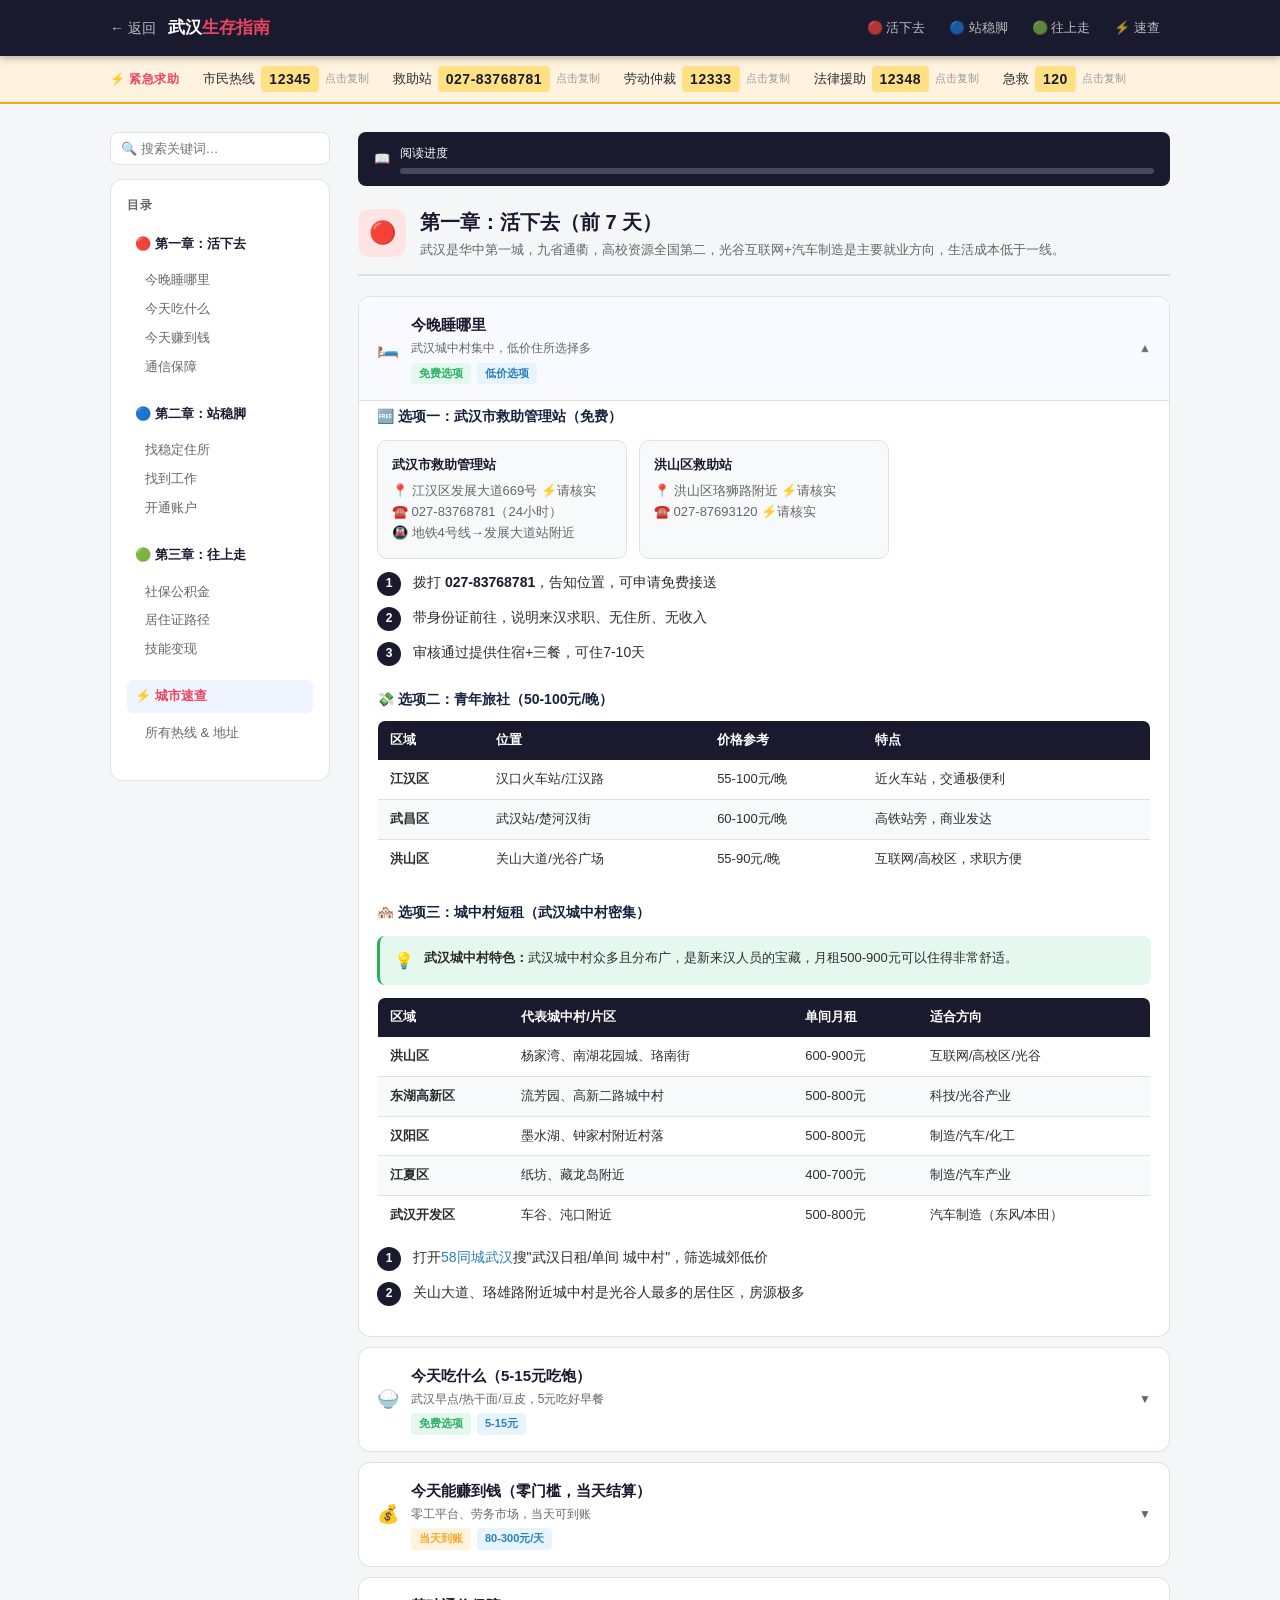
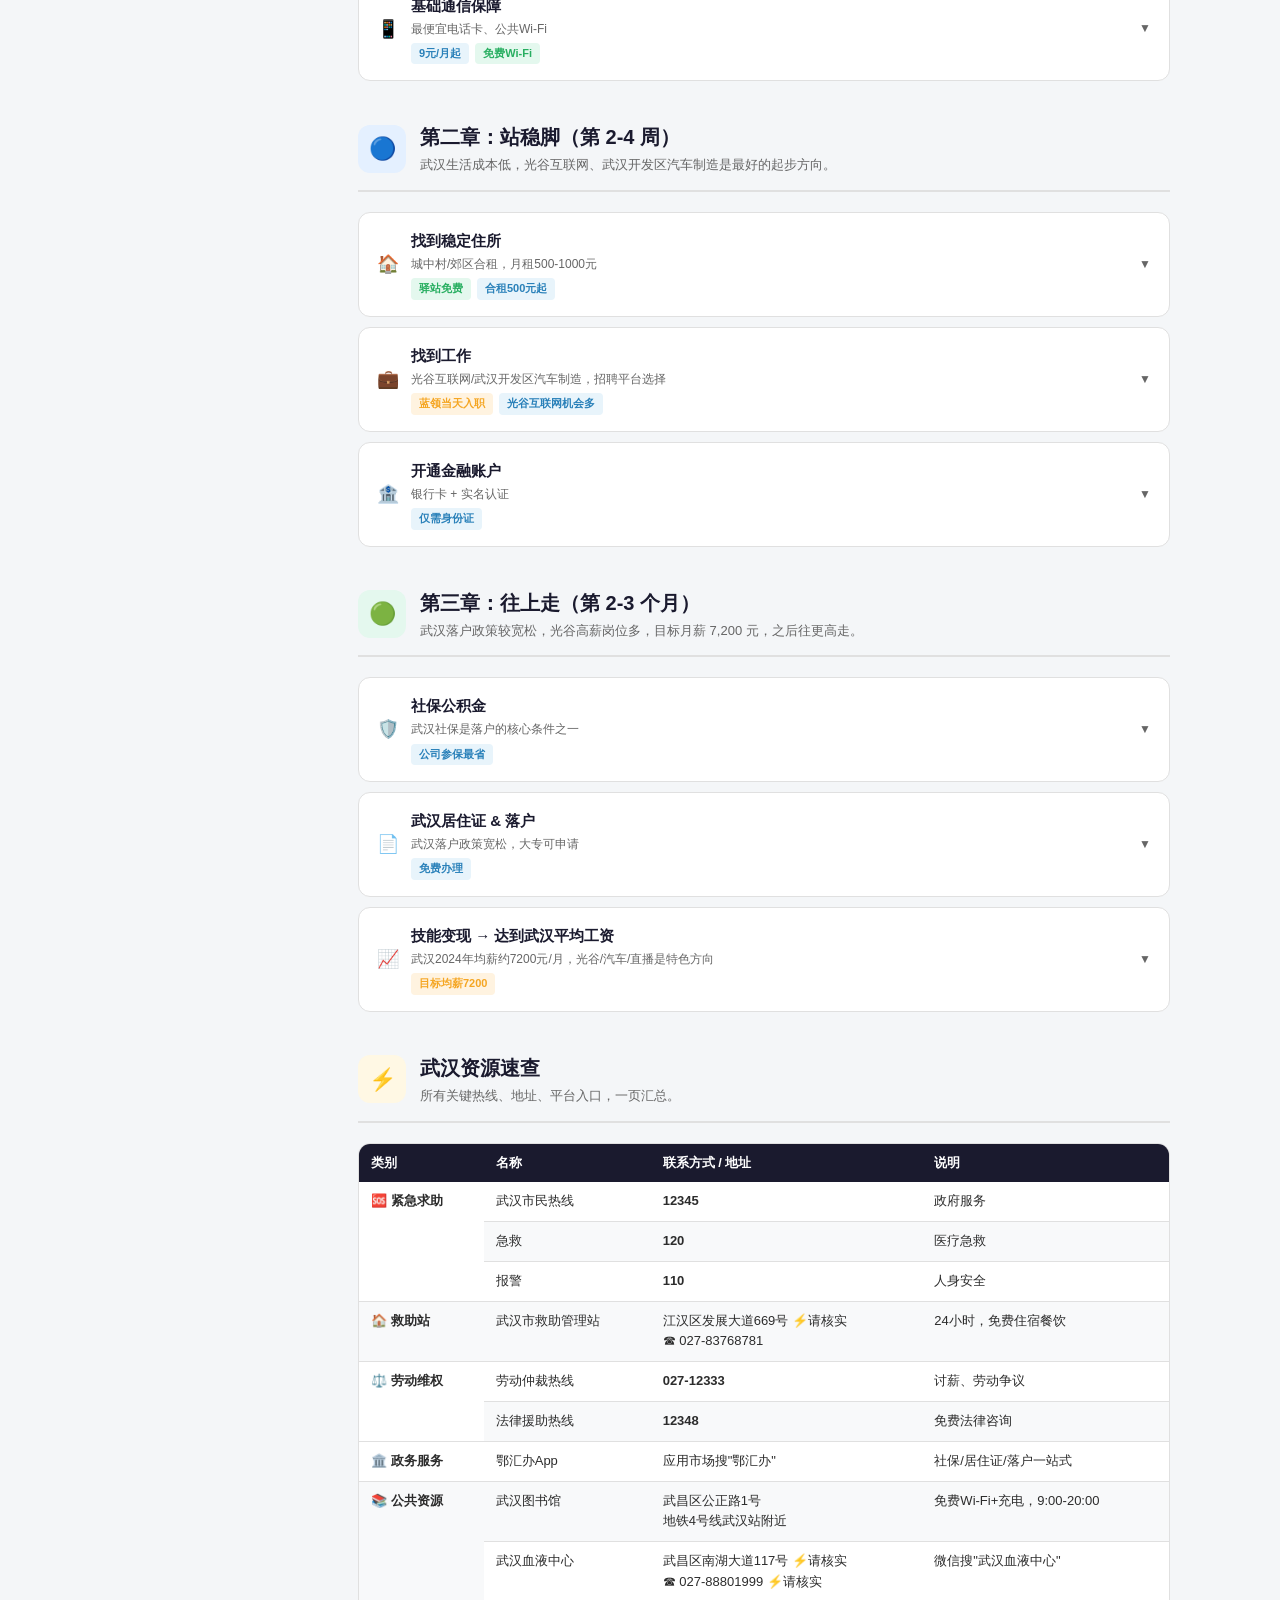
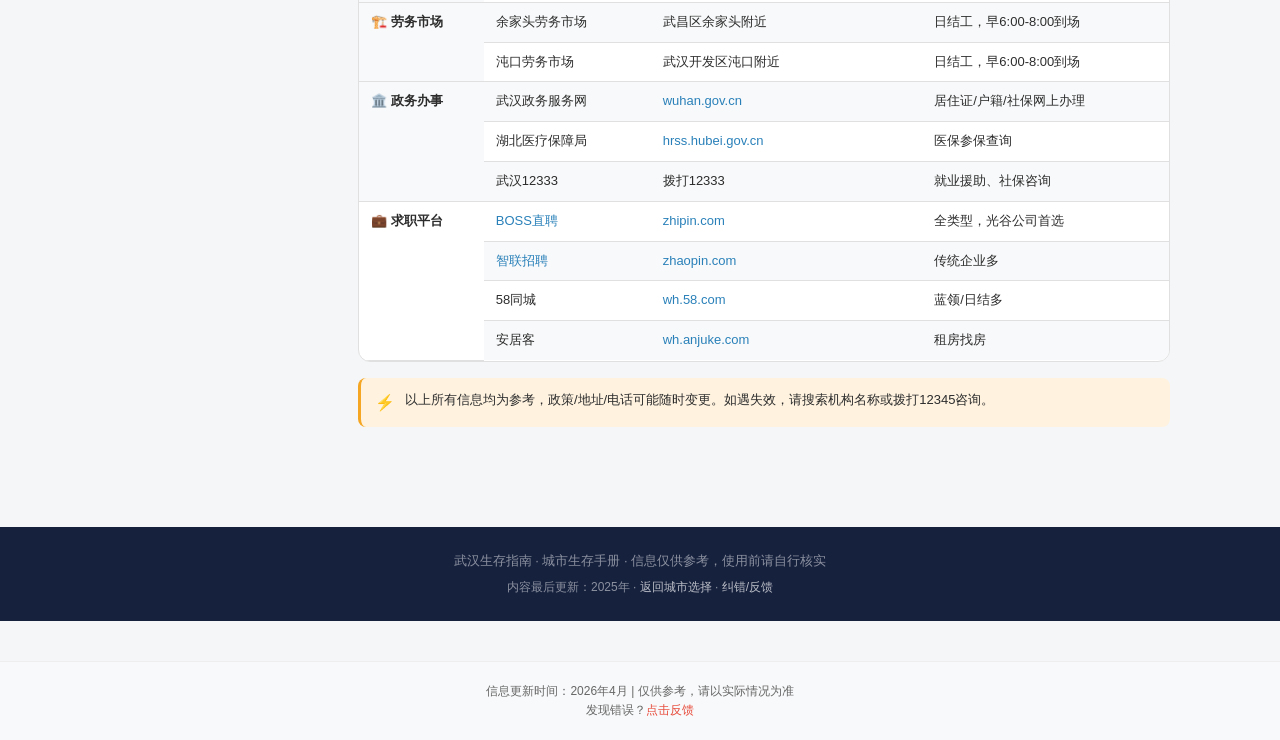
<file: cities/wuhan.html>
<!DOCTYPE html>
<html lang="zh-CN">
<head>
  <meta charset="UTF-8">
  <meta name="viewport" content="width=device-width, initial-scale=1.0, maximum-scale=1.0, user-scalable=no">
  <title>武汉生存指南 — 从零开始，达到城市平均工资</title>
  <meta name="description" content="武汉城市生存详细指南：住所、食物、赚钱、找工作、社保，从0到月入均薪7200元。">
  <link rel="stylesheet" href="../assets/style.css">
</head>
<body data-city="wuhan">

<header class="city-header">
  <div class="inner">
    <a href="../index.html" class="back-btn" target="_blank">← 返回</a>
    <div class="city-header-title">武汉<span>生存指南</span></div>
    <nav class="chapter-nav">
      <a href="#chapter1">🔴 活下去</a>
      <a href="#chapter2">🔵 站稳脚</a>
      <a href="#chapter3">🟢 往上走</a>
      <a href="#resources">⚡ 速查</a>
    </nav>
  </div>
</header>

<div class="emergency-bar">
  <div class="inner">
    <span class="emergency-label">⚡ 紧急求助</span>
    <div class="emergency-item"><span>市民热线</span><span class="num">12345</span><span class="copy-hint">点击复制</span></div>
    <div class="emergency-item"><span>救助站</span><span class="num">027-83768781</span><span class="copy-hint">点击复制</span></div>
    <div class="emergency-item"><span>劳动仲裁</span><span class="num">12333</span><span class="copy-hint">点击复制</span></div>
    <div class="emergency-item"><span>法律援助</span><span class="num">12348</span><span class="copy-hint">点击复制</span></div>
    <div class="emergency-item"><span>急救</span><span class="num">120</span><span class="copy-hint">点击复制</span></div>
  </div>
</div>

<div class="city-layout">
  <aside class="sidebar">
    <div class="search-box"><input type="text" id="search-input" placeholder="🔍 搜索关键词…"></div>
    <div class="sidebar-toc">
      <h4>目录</h4>
      <div class="toc-chapter">
        <div class="toc-chapter-title" data-href="#chapter1">🔴 第一章：活下去</div>
        <div class="toc-items">
          <a class="toc-item" href="#acc-sleep" target="_blank">今晚睡哪里</a>
          <a class="toc-item" href="#acc-food" target="_blank">今天吃什么</a>
          <a class="toc-item" href="#acc-earn" target="_blank">今天赚到钱</a>
          <a class="toc-item" href="#acc-comm" target="_blank">通信保障</a>
        </div>
      </div>
      <div class="toc-chapter">
        <div class="toc-chapter-title" data-href="#chapter2">🔵 第二章：站稳脚</div>
        <div class="toc-items">
          <a class="toc-item" href="#acc-house" target="_blank">找稳定住所</a>
          <a class="toc-item" href="#acc-job" target="_blank">找到工作</a>
          <a class="toc-item" href="#acc-bank" target="_blank">开通账户</a>
        </div>
      </div>
      <div class="toc-chapter">
        <div class="toc-chapter-title" data-href="#chapter3">🟢 第三章：往上走</div>
        <div class="toc-items">
          <a class="toc-item" href="#acc-social" target="_blank">社保公积金</a>
          <a class="toc-item" href="#acc-resident" target="_blank">居住证路径</a>
          <a class="toc-item" href="#acc-skill" target="_blank">技能变现</a>
        </div>
      </div>
      <div class="toc-chapter">
        <div class="toc-chapter-title" data-href="#resources">⚡ 城市速查</div>
        <div class="toc-items"><a class="toc-item" href="#resources" target="_blank">所有热线 &amp; 地址</a></div>
      </div>
    </div>
  </aside>

  <main class="content-area">
    <div class="progress-hint">
      <span>📖</span>
      <div style="flex:1">
        <div style="font-size:12px;margin-bottom:4px;" class="progress-text">阅读进度</div>
        <div class="progress-bar-outer"><div class="progress-bar-inner" style="width:0%"></div></div>
      </div>
    </div>

    <section class="chapter" id="chapter1">
      <div class="chapter-header">
        <div class="chapter-icon red">🔴</div>
        <div class="chapter-title">
          <h2>第一章：活下去（前 7 天）</h2>
          <p>武汉是华中第一城，九省通衢，高校资源全国第二，光谷互联网+汽车制造是主要就业方向，生活成本低于一线。</p>
        </div>
      </div>
      <div class="accordion-group">

        <div class="accordion" id="acc-sleep">
          <div class="accordion-header">
            <span class="acc-icon">🛏️</span>
            <div class="acc-title-block">
              <div class="acc-title">今晚睡哪里</div>
              <div class="acc-sub">武汉城中村集中，低价住所选择多</div>
              <div class="acc-tags"><span class="acc-tag free">免费选项</span><span class="acc-tag cheap">低价选项</span></div>
            </div>
            <span class="acc-arrow">▼</span>
          </div>
          <div class="accordion-body"><div class="accordion-body-inner">

            <div class="content-block">
              <div class="block-title">🆓 选项一：武汉市救助管理站（免费）</div>
              <div class="info-cards">
                <div class="info-card">
                  <div class="ic-title">武汉市救助管理站</div>
                  <div class="ic-body">📍 江汉区发展大道669号 ⚡请核实<br>☎️ 027-83768781（24小时）<br>🚇 地铁4号线→发展大道站附近</div>
                </div>
                <div class="info-card">
                  <div class="ic-title">洪山区救助站</div>
                  <div class="ic-body">📍 洪山区珞狮路附近 ⚡请核实<br>☎️ 027-87693120 ⚡请核实</div>
                </div>
              </div>
              <div class="steps">
                <div class="step"><span class="step-num">1</span><div class="step-content">拨打 <strong>027-83768781</strong>，告知位置，可申请免费接送</div></div>
                <div class="step"><span class="step-num">2</span><div class="step-content">带身份证前往，说明来汉求职、无住所、无收入</div></div>
                <div class="step"><span class="step-num">3</span><div class="step-content">审核通过提供住宿+三餐，可住7-10天</div></div>
              </div>
            </div>

            <div class="content-block">
              <div class="block-title">💸 选项二：青年旅社（50-100元/晚）</div>
              <div class="table-wrap"><table class="data-table">
                <thead><tr><th>区域</th><th>位置</th><th>价格参考</th><th>特点</th></tr></thead>
                <tbody>
                  <tr><td><strong>江汉区</strong></td><td>汉口火车站/江汉路</td><td>55-100元/晚</td><td>近火车站，交通极便利</td></tr>
                  <tr><td><strong>武昌区</strong></td><td>武汉站/楚河汉街</td><td>60-100元/晚</td><td>高铁站旁，商业发达</td></tr>
                  <tr><td><strong>洪山区</strong></td><td>关山大道/光谷广场</td><td>55-90元/晚</td><td>互联网/高校区，求职方便</td></tr>
                </tbody>
              </table></div>
            </div>

            <div class="content-block">
              <div class="block-title">🏘️ 选项三：城中村短租（武汉城中村密集）</div>
              <div class="alert success"><span class="alert-icon">💡</span><div class="alert-content"><strong>武汉城中村特色：</strong>武汉城中村众多且分布广，是新来汉人员的宝藏，月租500-900元可以住得非常舒适。</div></div>
              <div class="table-wrap"><table class="data-table">
                <thead><tr><th>区域</th><th>代表城中村/片区</th><th>单间月租</th><th>适合方向</th></tr></thead>
                <tbody>
                  <tr><td><strong>洪山区</strong></td><td>杨家湾、南湖花园城、珞南街</td><td>600-900元</td><td>互联网/高校区/光谷</td></tr>
                  <tr><td><strong>东湖高新区</strong></td><td>流芳园、高新二路城中村</td><td>500-800元</td><td>科技/光谷产业</td></tr>
                  <tr><td><strong>汉阳区</strong></td><td>墨水湖、钟家村附近村落</td><td>500-800元</td><td>制造/汽车/化工</td></tr>
                  <tr><td><strong>江夏区</strong></td><td>纸坊、藏龙岛附近</td><td>400-700元</td><td>制造/汽车产业</td></tr>
                  <tr><td><strong>武汉开发区</strong></td><td>车谷、沌口附近</td><td>500-800元</td><td>汽车制造（东风/本田）</td></tr>
                </tbody>
              </table></div>
              <div class="steps">
                <div class="step"><span class="step-num">1</span><div class="step-content">打开<a href="https://wh.58.com/" target="_blank">58同城武汉</a>搜"武汉日租/单间 城中村"，筛选城郊低价</div></div>
                <div class="step"><span class="step-num">2</span><div class="step-content">关山大道、珞雄路附近城中村是光谷人最多的居住区，房源极多</div></div>
              </div>
            </div>

          </div></div>
        </div>

        <div class="accordion" id="acc-food">
          <div class="accordion-header">
            <span class="acc-icon">🍚</span>
            <div class="acc-title-block">
              <div class="acc-title">今天吃什么（5-15元吃饱）</div>
              <div class="acc-sub">武汉早点/热干面/豆皮，5元吃好早餐</div>
              <div class="acc-tags"><span class="acc-tag free">免费选项</span><span class="acc-tag cheap">5-15元</span></div>
            </div>
            <span class="acc-arrow">▼</span>
          </div>
          <div class="accordion-body"><div class="accordion-body-inner">

            <div class="content-block">
              <div class="block-title">🎓 选项一：高校食堂（5-12元/餐）</div>
              <div class="alert success"><span class="alert-icon">💡</span><div class="alert-content"><strong>武汉高校最多之一：</strong>武汉有89所高等院校，<strong>武汉大学、华中科技大学食堂是全国知名的"对外开放食堂"</strong>，游客/求职者可直接进入消费，是武汉吃饭最便宜的方式之一。</div></div>
              <div class="table-wrap"><table class="data-table">
                <thead><tr><th>学校</th><th>地址</th><th>进入方式</th><th>价格参考</th><th>备注</th></tr></thead>
                <tbody>
                  <tr><td><strong>武汉大学</strong></td><td>武昌区珞珈山（地铁2号线 武大站）</td><td>校园开放，食堂不限校外人员</td><td>5-12元/餐</td><td>⭐武汉最出名的对外开放食堂，风景极佳</td></tr>
                  <tr><td><strong>华中科技大学</strong></td><td>洪山区珞瑜路1037号（地铁2号线 华中大站）</td><td>校园开放，食堂对外</td><td>5-12元/餐</td><td>⭐华科食堂菜品丰富，性价比极高</td></tr>
                  <tr><td><strong>华中师范大学</strong></td><td>洪山区珞喻路152号</td><td>较为开放</td><td>5-10元/餐</td><td>紧邻武大，可一并考虑</td></tr>
                  <tr><td><strong>武汉科技大学</strong></td><td>洪山区和平大道947号</td><td>相对开放</td><td>5-10元/餐</td><td>光谷附近，求职便利</td></tr>
                  <tr><td><strong>湖北工业大学</strong></td><td>洪山区南李路28号</td><td>较为宽松</td><td>5-10元/餐</td><td>—</td></tr>
                  <tr><td><strong>中南民族大学</strong></td><td>洪山区民族大道182号</td><td>开放度较高</td><td>5-10元/餐</td><td>—</td></tr>
                  <tr><td><strong>武汉轻工大学</strong></td><td>东西湖区常青花园</td><td>较为开放</td><td>5-10元/餐</td><td>—</td></tr>
                </tbody>
              </table></div>
              <div class="alert info"><span class="alert-icon">📍</span><div class="alert-content"><strong>实操提示：</strong>武大/华科校园本身就是旅游景点，平时无需任何证件可直接进入。进入后找"第X食堂"按指示牌走即可。高峰期（11:00-13:00、17:00-19:00）要排队，错峰就餐等待更短。</div></div>
              <div class="alert warning">
                <span class="alert-icon">⚠️</span>
                <div class="alert-content"><strong>注意：</strong>武汉各高校（武大、华科、武理工等）近年门禁有所收紧，食堂是否对外开放因学校而异。武大樱顶/华科本部食堂相对宽松，建议工作日10-11点、14-16点进入，遇到门卫说是来"找同学"即可。如无法进入，备选：光谷步行街附近有大量10元内快餐。</div>
              </div>
            </div>

            <div class="content-block">
              <div class="block-title">🍜 武汉特色低价美食</div>
              <div class="alert success"><span class="alert-icon">💡</span><div class="alert-content">武汉早点文化全国闻名，热干面/豆皮/糊米酒，3-6元就能吃一顿丰盛早餐，是全国性价比最高的城市之一。</div></div>
              <div class="table-wrap"><table class="data-table">
                <thead><tr><th>食物</th><th>价格</th><th>哪里找</th></tr></thead>
                <tbody>
                  <tr><td><strong>热干面</strong></td><td>5-8元/份</td><td>遍布全市，城中村内最便宜</td></tr>
                  <tr><td><strong>豆皮</strong></td><td>5-8元/份</td><td>汉口、武昌老社区早点摊</td></tr>
                  <tr><td><strong>糊米酒/豆花</strong></td><td>3-5元</td><td>早点摊，全市遍布</td></tr>
                  <tr><td><strong>武汉烤鱼（城中村平价）</strong></td><td>15-25元/份</td><td>洪山区城中村内，量大实惠</td></tr>
                  <tr><td><strong>城中村小饭馆盒饭</strong></td><td>8-12元</td><td>关山大道、杨家湾等城中村</td></tr>
                </tbody>
              </table></div>
            </div>

            <div class="content-block">
              <div class="block-title">🏪 临期食品 &amp; 便利店折扣</div>
              <div class="steps">
                <div class="step"><span class="step-num">1</span><div class="step-content">高德搜"好特卖"，武汉洪山/江汉/武昌均有门店</div></div>
                <div class="step"><span class="step-num">2</span><div class="step-content">武汉盒马、山姆每天晚8点后打折临期食品</div></div>
                <div class="step"><span class="step-num">3</span><div class="step-content">关山大道菜市场下午5点后便宜，光谷周边超市折扣也多</div></div>
              </div>
            </div>

            <div class="content-block">
              <div class="block-title">🌙 24小时应急过夜方案</div>
              <div class="info-cards">
                <div class="info-card">
                  <div class="ic-title">麦当劳/肯德基</div>
                  <div class="ic-body">光谷/武广/江汉路各有24小时门店<br>点一杯咖啡可停留数小时<br>武汉夏热冬冷，室内比街头安全</div>
                </div>
                <div class="info-card">
                  <div class="ic-title">武汉地铁候车大厅</div>
                  <div class="ic-body">地铁2/4号线运营至23:00<br>汉口站、武昌站候车厅<br>关闭后不可停留，需提前离开</div>
                </div>
                <div class="info-card">
                  <div class="ic-title">24小时网吧（最后手段）</div>
                  <div class="ic-body">光谷一带有多家通宵网吧<br>价格约5-8元/小时<br>需携带身份证实名上机</div>
                </div>
              </div>
              <div class="alert info">
                <span class="alert-icon">💡</span>
                <div class="alert-content">优先联系武汉市救助管理站（☎ 027-88816110，武昌区武珞路）；实在不行才考虑商业场所过夜。</div>
              </div>
            </div>

          </div></div>
        </div>

        <div class="accordion" id="acc-earn">
          <div class="accordion-header">
            <span class="acc-icon">💰</span>
            <div class="acc-title-block">
              <div class="acc-title">今天能赚到钱（零门槛，当天结算）</div>
              <div class="acc-sub">零工平台、劳务市场，当天可到账</div>
              <div class="acc-tags"><span class="acc-tag fast">当天到账</span><span class="acc-tag cheap">80-300元/天</span></div>
            </div>
            <span class="acc-arrow">▼</span>
          </div>
          <div class="accordion-body"><div class="accordion-body-inner">

            <div class="content-block">
              <div class="block-title">📱 方案一：零工平台</div>
              <div class="table-wrap"><table class="data-table">
                <thead><tr><th>平台</th><th>工作类型</th><th>日收入参考</th><th>注册入口</th></tr></thead>
                <tbody>
                  <tr><td><strong>美团跑腿众包</strong></td><td>帮买帮送</td><td>80-250元</td><td>微信搜"美团跑腿"</td></tr>
                  <tr><td><strong>闪送骑手</strong></td><td>同城急送</td><td>100-320元</td><td>闪送App</td></tr>
                  <tr><td><strong>货拉拉帮手</strong></td><td>搬家协助</td><td>80-180元</td><td>货拉拉App</td></tr>
                  <tr><td><strong><a href="https://e.meituan.com/mrmcat/new/login" target="_blank">美团骑手</a>/<a href="https://e.ele.me/recruit" target="_blank">饿了么骑手</a></strong></td><td>外卖配送</td><td>80-250元</td><td>美团App→骑手</td></tr>
                  <tr><td><strong>58速聘日结</strong></td><td>各类日结工</td><td>80-200元</td><td><a href="https://wh.58.com/" target="_blank">58同城武汉</a>App</td></tr>
                </tbody>
              </table></div>
              <div class="alert info"><span class="alert-icon">💡</span><div class="alert-content"><strong>武汉特色：</strong>光谷（东湖高新区）互联网公司聚集，商务急送/闪送需求大；武汉大学/华中科技大学校园周边外卖需求极旺。</div></div>
            </div>

            <div class="content-block">
              <div class="block-title">🏗️ 方案二：劳务市场</div>
              <div class="table-wrap"><table class="data-table">
                <thead><tr><th>地点</th><th>地址</th><th>最佳到达时间</th><th>日结参考</th></tr></thead>
                <tbody>
                  <tr><td><strong>余家头劳务市场</strong></td><td>武昌区余家头附近</td><td>早上 6:00-8:00</td><td>120-220元</td></tr>
                  <tr><td><strong>汉正街劳务市场</strong></td><td>硚口区汉正街附近</td><td>早上 6:00-8:00</td><td>120-220元</td></tr>
                  <tr><td><strong>沌口劳务市场</strong></td><td>武汉开发区沌口附近</td><td>早上 6:00-8:00</td><td>130-250元</td></tr>
                </tbody>
              </table></div>
            </div>

            <div class="content-block">
              <div class="block-title">🩸 方案三：无偿献血（补贴约100-400元）⚡</div>
              <div class="table-wrap"><table class="data-table">
                <thead><tr><th>献血点</th><th>地址</th><th>开放时间</th></tr></thead>
                <tbody>
                  <tr><td><strong>武汉血液中心</strong></td><td>武昌区南湖大道117号 ⚡请核实</td><td>周一至周日 8:30-17:00</td></tr>
                  <tr><td><strong>江汉路献血屋</strong></td><td>江汉区江汉路步行街</td><td>9:00-17:00</td></tr>
                  <tr><td><strong>光谷献血点</strong></td><td>洪山区光谷广场附近</td><td>9:00-17:00</td></tr>
                </tbody>
              </table></div>
            </div>

          </div></div>
        </div>

        <div class="accordion" id="acc-comm">
          <div class="accordion-header">
            <span class="acc-icon">📱</span>
            <div class="acc-title-block">
              <div class="acc-title">基础通信保障</div>
              <div class="acc-sub">最便宜电话卡、公共Wi-Fi</div>
              <div class="acc-tags"><span class="acc-tag cheap">9元/月起</span><span class="acc-tag free">免费Wi-Fi</span></div>
            </div>
            <span class="acc-arrow">▼</span>
          </div>
          <div class="accordion-body"><div class="accordion-body-inner">
            <div class="content-block">
              <div class="block-title">📲 电话卡 + Wi-Fi</div>
              <div class="table-wrap"><table class="data-table">
                <thead><tr><th>场所/方式</th><th>说明</th><th>费用</th></tr></thead>
                <tbody>
                  <tr><td><strong>中国电信/移动/联通</strong></td><td>9元月套餐，带身份证到营业厅</td><td>9元/月</td></tr>
                  <tr><td><strong>武汉图书馆</strong></td><td>免费Wi-Fi+充电，武昌区公正路1号，9:00-20:00</td><td>免费</td></tr>
                  <tr><td><strong>武汉地铁站</strong></td><td>部分站点有免费Wi-Fi</td><td>免费</td></tr>
                  <tr><td><strong>麦当劳/肯德基</strong></td><td>点餐后免费Wi-Fi+充电</td><td>13元起消费</td></tr>
                  <tr><td><strong>光谷步行街附近商场</strong></td><td>各商场内有免费Wi-Fi覆盖</td><td>免费</td></tr>
                </tbody>
              </table></div>
              <div class="alert success"><span class="alert-icon">✅</span><div class="alert-content"><strong>推荐：武汉图书馆</strong>（武昌区公正路1号，地铁4号线武汉站附近），免费Wi-Fi+充电+座位，周二至周日 9:00-20:00。</div></div>
            </div>
          </div></div>
        </div>

      </div>
    </section>

    <section class="chapter" id="chapter2">
      <div class="chapter-header">
        <div class="chapter-icon blue">🔵</div>
        <div class="chapter-title">
          <h2>第二章：站稳脚（第 2-4 周）</h2>
          <p>武汉生活成本低，光谷互联网、武汉开发区汽车制造是最好的起步方向。</p>
        </div>
      </div>
      <div class="accordion-group">

        <div class="accordion" id="acc-house">
          <div class="accordion-header">
            <span class="acc-icon">🏠</span>
            <div class="acc-title-block">
              <div class="acc-title">找到稳定住所</div>
              <div class="acc-sub">城中村/郊区合租，月租500-1000元</div>
              <div class="acc-tags"><span class="acc-tag free">驿站免费</span><span class="acc-tag cheap">合租500元起</span></div>
            </div>
            <span class="acc-arrow">▼</span>
          </div>
          <div class="accordion-body"><div class="accordion-body-inner">

            <div class="content-block">
              <div class="block-title">🏢 选项一：武汉求职驿站（免费）⚡</div>
              <div class="info-cards">
                <div class="info-card">
                  <div class="ic-title">各区人社局热线 ⚡</div>
                  <div class="ic-body">江汉区：027-82818888 ⚡请核实<br>洪山区：027-87643456 ⚡请核实<br>武昌区：027-88866888 ⚡请核实<br>市人社局：027-12333</div>
                </div>
              </div>
              <div class="steps">
                <div class="step"><span class="step-num">1</span><div class="step-content">打开<strong>鄂汇办App</strong>（湖北政务），搜索"求职驿站"</div></div>
                <div class="step"><span class="step-num">2</span><div class="step-content">或拨打027-12333，询问求职驿站申请流程</div></div>
              </div>
            </div>

            <div class="content-block">
              <div class="block-title">🏘️ 选项二：城中村/郊区合租（月租500-1000元）</div>
              <div class="table-wrap"><table class="data-table">
                <thead><tr><th>区域</th><th>代表地点</th><th>合租价格</th><th>通勤参考</th></tr></thead>
                <tbody>
                  <tr><td><strong>洪山区</strong></td><td>杨家湾、南湖、光谷城中村</td><td>600-900元</td><td>地铁2/8/11号线，光谷方向</td></tr>
                  <tr><td><strong>东湖高新</strong></td><td>流芳、关东、光谷科技城周边</td><td>600-900元</td><td>地铁11号线，光谷核心</td></tr>
                  <tr><td><strong>汉阳区</strong></td><td>钟家村、墨水湖、四新</td><td>500-800元</td><td>地铁6号线，车谷方向</td></tr>
                  <tr><td><strong>江夏区</strong></td><td>纸坊城区、藏龙岛</td><td>400-700元</td><td>地铁8/16号线，较远</td></tr>
                </tbody>
              </table></div>
              <div class="link-btns">
                <a href="https://wh.anjuke.com" target="_blank" class="link-btn outline">🏠 安居客武汉</a>
                <a href="https://wh.58.com" target="_blank" class="link-btn outline">📋 58同城武汉</a>
              </div>
            </div>

          </div></div>
        </div>

        <div class="accordion" id="acc-job">
          <div class="accordion-header">
            <span class="acc-icon">💼</span>
            <div class="acc-title-block">
              <div class="acc-title">找到工作</div>
              <div class="acc-sub">光谷互联网/武汉开发区汽车制造，招聘平台选择</div>
              <div class="acc-tags"><span class="acc-tag fast">蓝领当天入职</span><span class="acc-tag cheap">光谷互联网机会多</span></div>
            </div>
            <span class="acc-arrow">▼</span>
          </div>
          <div class="accordion-body"><div class="accordion-body-inner">

            <div class="content-block">
              <div class="block-title">💰 武汉：第一周怎么挣到钱（零经验可操作）</div>
              <div class="alert success"><span class="alert-icon">⚡</span><div class="alert-content"><strong>武汉当天见钱最快的4条路：</strong><a href="https://e.meituan.com/mrmcat/new/login" target="_blank">美团骑手</a>/<a href="https://e.ele.me/recruit" target="_blank">饿了么骑手</a>（注册即接单）、武昌/汉阳工地力工（劳务市场早6点到场）、<a href="https://wh.58.com/" target="_blank">58同城武汉</a>日结保洁/搬家（当天上岗）、光谷周边便利店/超市收银（开学季大量招聘）。武汉大学城密度全国第一，每年9月开学前是找工作最好的时机。</div></div>
              <div class="table-wrap"><table class="data-table">
                <thead><tr><th>方式</th><th>门槛</th><th>日收入</th><th>启动方法</th></tr></thead>
                <tbody>
                  <tr><td><strong>外卖骑手</strong></td><td>手机+身份证+电动车</td><td>150-320元/天</td><td><a href="https://h5.meituan.com/rider/" target="_blank">美团骑手注册</a>，洪山区/光谷片区单量大</td></tr>
                  <tr><td><strong>建筑工地力工</strong></td><td>无技能，体力好</td><td>160-280元/天现结</td><td>汉阳区玫瑰街劳务市场；武昌区中山路劳务集散点，早6点到场</td></tr>
                  <tr><td><strong>大学城周边服务（开学季）</strong></td><td>无经验</td><td>100-200元/天</td><td>洪山区武大/华科/武理工周边小餐馆/便利店，9月初直接上门问招聘</td></tr>
                  <tr><td><strong>日结保洁/搬家</strong></td><td>体力即可</td><td>120-220元/天</td><td><a href="https://wh.58.com/" target="_blank">58同城武汉</a>搜「武汉日结保洁/力工」</td></tr>
                </tbody>
              </table></div>
            </div>
            <div class="content-block">
              <div class="block-title">🔧 蓝领稳定岗位（月薪3500-7000元）</div>
              <div class="alert info"><span class="alert-icon">ℹ️</span><div class="alert-content">武汉蓝领三大支柱：<strong>汽车产业（东风系/经开区）、钢铁/制造（青山/化工区）、大学城服务业（洪山区）</strong>。汽车厂岗位待遇最好，含住含餐且加班费规范。三甲医院辅助岗虽薪资一般但稳定性极高。</div></div>
              <div class="table-wrap"><table class="data-table">
                <thead><tr><th>岗位</th><th>月薪范围</th><th>是否含住</th><th>招聘入口</th></tr></thead>
                <tbody>
                  <tr><td><strong>汽车工厂（东风本田/神龙/岚图）</strong></td><td>4,500-7,500元</td><td>含住含餐</td><td>经济技术开发区（车都）沌口，<a href="https://www.zhipin.com/" target="_blank">BOSS直聘</a>搜「武汉汽车工厂」</td></tr>
                  <tr><td><strong>三甲医院辅助岗（护工/保洁/送餐）</strong></td><td>3,000-5,000元</td><td>多含住含餐</td><td>协和医院/同济医院/武大人民医院后勤部直接问；<a href="https://wh.58.com/" target="_blank">58同城武汉</a>搜「武汉医院辅助」</td></tr>
                  <tr><td><strong>快递员（顺丰/中通）</strong></td><td>4,500-8,000元</td><td>部分含住</td><td><a href="https://www.zhipin.com/" target="_blank">BOSS直聘</a>/顺丰官网</td></tr>
                  <tr><td><strong>大学城餐饮/商超</strong></td><td>3,000-5,000元</td><td>多含住含餐</td><td>洪山区武大/华科周边，旺季（9月/3月）直接去开学前1周招聘</td></tr>
                  <tr><td><strong>钢铁/化工厂辅工（青山/化工区）</strong></td><td>4,000-6,500元</td><td>多含住含餐</td><td><a href="https://www.zhipin.com/" target="_blank">BOSS直聘</a>搜「武汉化工/钢铁」，武钢集团周边有大量外包岗</td></tr>
                </tbody>
              </table></div>
              <div class="steps">
                <div class="step"><span class="step-num">1</span><div class="step-content"><strong>劳务市场地址：</strong>汉阳区玫瑰街劳务市场（普工/建筑工）；武昌区中山路劳务集散点；洪山区光谷软件园门口（IT/蓝领混合）</div></div>
                <div class="step"><span class="step-num">2</span><div class="step-content"><strong>医院辅助岗的隐藏价值：</strong>武汉三甲医院是全国最顶级的，入职后稳定、福利好，积累人脉后可转为医院内部行政/采购岗，是低学历人群难得的上升路径</div></div>
              </div>
            </div>
            <div class="alert warning" style="margin-top: 16px;">
              <span class="alert-icon">⚠️</span>
              <div class="alert-content"><strong>防骗提醒：</strong>凡是要先交钱的（培训费、押金、服装费），都是骗子！正规单位不会让你先付钱。遇到可疑情况，拨打 ☎ 110 或 ☎ 12333 劳动监察热线。</div>
            </div>
            <div class="content-block">
              <div class="block-title">🚀 灵活变现路（自雇/接单，无需固定雇主）</div>
              <div class="alert info"><span class="alert-icon">💡</span><div class="alert-content">武汉最大特色：<strong>大学生密度全国第一带来庞大的家教/辅导/内容服务需求</strong>。高校资源+三甲医院资源共同撑起武汉独有的自雇机会生态。</div></div>
              <div class="table-wrap"><table class="data-table">
                <thead><tr><th>方式</th><th>月收入区间</th><th>启动门槛</th><th>平台/入口</th></tr></thead>
                <tbody>
                  <tr><td><strong>外卖骑手（全职）</strong></td><td>4,500-9,000元</td><td>电动车+手机</td><td><a href="https://h5.meituan.com/rider/" target="_blank">美团骑手</a>，洪山区/光谷单量大</td></tr>
                  <tr><td><strong>家教/学科辅导接单</strong></td><td>3,000-15,000元（兼职）</td><td>大专学历+某科优势</td><td>轻轻家教/作业帮家教/学而思在线平台注册；武汉高校密集，家长对辅导需求高</td></tr>
                  <tr><td><strong>代驾（滴滴代驾）</strong></td><td>3,500-9,000元</td><td>驾照+折叠车</td><td><a href="https://daijia.didiglobal.com/" target="_blank">滴滴代驾</a>，武汉夜经济和高校聚会多，周末需求大</td></tr>
                  <tr><td><strong>医院陪诊/代挂号服务</strong></td><td>3,000-10,000元（兼职）</td><td>熟悉武汉三甲医院流程</td><td>小红书/微信接单「武汉陪诊服务」；外地来武汉看病患者多，陪诊费每次200-500元</td></tr>
                  <tr><td><strong>摄影/视频接单（校园）</strong></td><td>3,000-12,000元</td><td>会摄影</td><td>武汉高校学生对毕业照/写真需求大；小红书/闲鱼接单，旺季（5月毕业季）收入暴增</td></tr>
                  <tr><td><strong>技能接单（设计/编程辅导）</strong></td><td>2,000-15,000元</td><td>有技能证明即可</td><td>猪八戒/<a href="https://www.zhipin.com/" target="_blank">BOSS直聘</a>远程接单，武汉IT外包需求在中部最高</td></tr>
                </tbody>
              </table></div>
            </div>
            <div class="content-block">
              <div class="block-title">🏪 小本创业路（武汉特色低门槛机会）</div>
              <div class="alert success"><span class="alert-icon">💡</span><div class="alert-content"><strong>武汉创业最大红利：全国最密集的大学城经济。</strong>百万大学生构成稳定消费群体——文具/零食/奶茶/打印/二手书，任何面向学生的小生意在武汉都能活。</div></div>
              <div class="table-wrap"><table class="data-table">
                <thead><tr><th>方向</th><th>启动成本</th><th>月收入潜力</th><th>操作要点</th></tr></thead>
                <tbody>
                  <tr><td><strong>高校周边小餐饮（窗口/外卖）</strong></td><td>5,000-15,000元</td><td>8,000-25,000元</td><td>洪山区武大/华科周边窗口租金2,000-4,000元/月；热干面/豆皮/蛋酒是武汉本地早餐刚需，全年稳定</td></tr>
                  <tr><td><strong>摆摊（夜市/高校门口）</strong></td><td>500-3,000元</td><td>3,000-12,000元</td><td>光谷步行街/粮道街夜市；武汉大学/华科门口摆摊，节假日客流量极大</td></tr>
                  <tr><td><strong>打印/文具/二手书店</strong></td><td>5,000-20,000元</td><td>5,000-15,000元</td><td>高校周边打印需求稳定；武汉高校密集使二手书流通量大，开二手书店+网上收书卖书</td></tr>
                  <tr><td><strong>武汉旅游内容/美食探店自媒体</strong></td><td>0元</td><td>0-30,000元（3-6个月）</td><td>黄鹤楼/东湖/户部巷/吉庆街在小红书/抖音流量好；武汉小吃探店内容受众广</td></tr>
                  <tr><td><strong>陪诊/医疗中介服务（小团队）</strong></td><td>0-2,000元</td><td>5,000-20,000元</td><td>武汉三甲医院吸引全国患者就诊，陪诊需求旺盛；从个人接单开始，积累口碑后组建小团队</td></tr>
                </tbody>
              </table></div>
            </div>
            <div class="content-block">
              <div class="block-title">💻 白领入门路径（光谷IT/医疗/教育，月薪5000-15000元）</div>
              <div class="alert success"><span class="alert-icon">💡</span><div class="alert-content"><strong>武汉白领机会核心在光谷（东湖高新区）。</strong>光谷是中部最大IT产业基地，聚集了华为研究院、小米武汉总部、斗鱼等大量互联网公司。薪资比北上广低15-20%，但房租低40%，是性价比最高的IT从业城市之一。</div></div>
              <div class="table-wrap"><table class="data-table">
                <thead><tr><th>方向</th><th>入门月薪</th><th>核心区域</th><th>求职入口</th></tr></thead>
                <tbody>
                  <tr><td><strong>IT测试/运维（光谷入门路径）</strong></td><td>6,000-10,000元</td><td>东湖高新区光谷软件园</td><td><a href="https://www.zhipin.com/" target="_blank">BOSS直聘</a>搜「武汉光谷测试/运维」，黑马武汉校区有直推渠道</td></tr>
                  <tr><td><strong>互联网运营/内容（斗鱼/B站武汉）</strong></td><td>5,000-10,000元</td><td>光谷/关东科技园</td><td><a href="https://www.zhipin.com/" target="_blank">BOSS直聘</a>搜「武汉运营」，直播/游戏行业武汉有斗鱼大本营</td></tr>
                  <tr><td><strong>医疗器械销售/医药代表</strong></td><td>底薪4,000+提成，上限高</td><td>汉口/武昌（三甲医院周边）</td><td><a href="https://www.zhipin.com/" target="_blank">BOSS直聘</a>搜「武汉医疗销售」；武汉医疗资源极密，需求大</td></tr>
                  <tr><td><strong>教育/培训（武大/华科周边）</strong></td><td>4,500-9,000元</td><td>洪山区/武昌区</td><td><a href="https://www.zhipin.com/" target="_blank">BOSS直聘</a>搜「武汉教育/培训讲师」；大学城周边培训机构密集</td></tr>
                  <tr><td><strong>客服/行政（互联网公司）</strong></td><td>4,500-7,500元</td><td>光谷</td><td><a href="https://www.zhipin.com/" target="_blank">BOSS直聘</a>搜「武汉客服」，光谷互联网公司大量招聘入门岗位</td></tr>
                </tbody>
              </table></div>
              <div class="steps">
                <div class="step"><span class="step-num">1</span><div class="step-content"><strong>武汉3个月冲刺路径：</strong>第1个月骑手/大学城餐饮→在B站/黑马自学软件测试基础→第2个月投光谷IT客服/测试岗→第3个月拿到第一份IT工作，起薪6,000+，1年内可到8,000-10,000元</div></div>
                <div class="step"><span class="step-num">2</span><div class="step-content"><strong>武汉平均工资参考：</strong>2024年武汉平均薪资约8,000-9,000元/月，光谷IT岗位更高。外地新人目标：第一年5,000-7,000元，IT方向1年内可达8,000元</div></div>
              </div>
            </div>

          </div></div>
        </div>

        <div class="accordion" id="acc-bank">
          <div class="accordion-header">
            <span class="acc-icon">🏦</span>
            <div class="acc-title-block">
              <div class="acc-title">开通金融账户</div>
              <div class="acc-sub">银行卡 + 实名认证</div>
              <div class="acc-tags"><span class="acc-tag cheap">仅需身份证</span></div>
            </div>
            <span class="acc-arrow">▼</span>
          </div>
          <div class="accordion-body"><div class="accordion-body-inner">
            <div class="content-block">
              <div class="block-title">🏧 开银行卡</div>
              <div class="steps">
                <div class="step"><span class="step-num">1</span><div class="step-content">高德搜"邮政储蓄银行"或"农业银行"，找最近网点</div></div>
                <div class="step"><span class="step-num">2</span><div class="step-content">带<strong>身份证原件</strong>，开借记卡，当天可用</div></div>
                <div class="step"><span class="step-num">3</span><div class="step-content">武汉本地还可选<strong>汉口银行</strong>（武汉本土银行），开户友好</div></div>
              </div>
            </div>
          </div></div>
        </div>

      </div>
    </section>

    <section class="chapter" id="chapter3">
      <div class="chapter-header">
        <div class="chapter-icon green">🟢</div>
        <div class="chapter-title">
          <h2>第三章：往上走（第 2-3 个月）</h2>
          <p>武汉落户政策较宽松，光谷高薪岗位多，目标月薪 7,200 元，之后往更高走。</p>
        </div>
      </div>
      <div class="accordion-group">

        <div class="accordion" id="acc-social">
          <div class="accordion-header">
            <span class="acc-icon">🛡️</span>
            <div class="acc-title-block">
              <div class="acc-title">社保公积金</div>
              <div class="acc-sub">武汉社保是落户的核心条件之一</div>
              <div class="acc-tags"><span class="acc-tag cheap">公司参保最省</span></div>
            </div>
            <span class="acc-arrow">▼</span>
          </div>
          <div class="accordion-body"><div class="accordion-body-inner">
            <div class="content-block">
              <div class="block-title">✅ 由公司参保（最推荐）</div>
              <div class="steps">
                <div class="step"><span class="step-num">1</span><div class="step-content">入职要求签<strong>劳动合同</strong>，明确社保缴纳</div></div>
                <div class="step"><span class="step-num">2</span><div class="step-content">通过"<strong>鄂汇办App</strong>"→社保查询，查缴费情况</div></div>
                <div class="step"><span class="step-num">3</span><div class="step-content">武汉落户：大专+社保+居住证满1年可申请，政策相对宽松</div></div>
              </div>
              <div class="info-cards">
                <div class="info-card">
                  <div class="ic-title">武汉社保热线</div>
                  <div class="ic-body">☎️ 027-12333<br>鄂汇办App查询<br>官网：rsj.wuhan.gov.cn ⚡请核实</div>
                </div>
              </div>
            </div>
          </div></div>
        </div>

        <div class="accordion" id="acc-resident">
          <div class="accordion-header">
            <span class="acc-icon">📄</span>
            <div class="acc-title-block">
              <div class="acc-title">武汉居住证 &amp; 落户</div>
              <div class="acc-sub">武汉落户政策宽松，大专可申请</div>
              <div class="acc-tags"><span class="acc-tag cheap">免费办理</span></div>
            </div>
            <span class="acc-arrow">▼</span>
          </div>
          <div class="accordion-body"><div class="accordion-body-inner">
            <div class="content-block">
              <div class="block-title">📋 申请武汉居住证 &amp; 落户</div>
              <div class="steps">
                <div class="step"><span class="step-num">1</span><div class="step-content">打开<strong>鄂汇办App</strong>，申请居住证</div></div>
                <div class="step"><span class="step-num">2</span><div class="step-content">或前往居住地所在社区/派出所现场办理</div></div>
                <div class="step"><span class="step-num">3</span><div class="step-content">武汉大专以上学历可直接落户，本科生更优惠</div></div>
              </div>
              <div class="alert success"><span class="alert-icon">💡</span><div class="alert-content"><strong>武汉抢人政策：</strong>武汉是全国率先实施"大学生留汉"政策的城市，大学生在汉就业可享受房租补贴/落户优惠。毕业生务必了解相关政策。</div></div>
            </div>
          </div></div>
        </div>

        <div class="accordion" id="acc-skill">
          <div class="accordion-header">
            <span class="acc-icon">📈</span>
            <div class="acc-title-block">
              <div class="acc-title">技能变现 → 达到武汉平均工资</div>
              <div class="acc-sub">武汉2024年均薪约7200元/月，光谷/汽车/直播是特色方向</div>
              <div class="acc-tags"><span class="acc-tag fast">目标均薪7200</span></div>
            </div>
            <span class="acc-arrow">▼</span>
          </div>
          <div class="accordion-body"><div class="accordion-body-inner">
            <div class="content-block">
              <div class="block-title">🚀 武汉特有技能变现机会</div>
              <div class="table-wrap"><table class="data-table">
                <thead><tr><th>方向</th><th>起步收入</th><th>3个月目标</th><th>关键动作</th></tr></thead>
                <tbody>
                  <tr><td><strong>外卖/骑手</strong></td><td>3,500-6,000元</td><td>6,000-10,000元</td><td>光谷/武大/华科校区，高峰期接单</td></tr>
                  <tr><td><strong>汽车技工</strong></td><td>4,000-7,000元</td><td>7,000-12,000元</td><td>武汉车谷需求大，考取职业资格证</td></tr>
                  <tr><td><strong>直播主播/运营</strong></td><td>3,500-5,500元</td><td>6,000-15,000元</td><td>斗鱼/虎牙在汉，武汉直播行业全国TOP3</td></tr>
                  <tr><td><strong>互联网运营/客服</strong></td><td>4,000-6,000元</td><td>7,000-10,000元</td><td>光谷互联网公司聚集，进入大厂机会多</td></tr>
                  <tr><td><strong>教培辅导老师</strong></td><td>3,500-5,000元</td><td>6,000-10,000元</td><td>武汉高校多、学生多，教培需求旺</td></tr>
                  <tr><td><strong>IT技术</strong></td><td>—</td><td>8,000-15,000元</td><td>光谷软件园需求大，成本低</td></tr>
                </tbody>
              </table></div>
            </div>
          </div></div>
        </div>

      </div>
    </section>

    <section class="chapter" id="resources">
      <div class="chapter-header">
        <div class="chapter-icon yellow">⚡</div>
        <div class="chapter-title">
          <h2>武汉资源速查</h2>
          <p>所有关键热线、地址、平台入口，一页汇总。</p>
        </div>
      </div>
      <div style="background:#fff;border-radius:12px;border:1.5px solid #e0e0e0;overflow:hidden;">
        <table class="data-table" style="margin:0;border:none;">
          <thead><tr><th>类别</th><th>名称</th><th>联系方式 / 地址</th><th>说明</th></tr></thead>
          <tbody>
            <tr><td rowspan="3"><strong>🆘 紧急求助</strong></td><td>武汉市民热线</td><td><strong>12345</strong></td><td>政府服务</td></tr>
            <tr><td>急救</td><td><strong>120</strong></td><td>医疗急救</td></tr>
            <tr><td>报警</td><td><strong>110</strong></td><td>人身安全</td></tr>
            <tr><td><strong>🏠 救助站</strong></td><td>武汉市救助管理站</td><td>江汉区发展大道669号 ⚡请核实<br>☎ 027-83768781</td><td>24小时，免费住宿餐饮</td></tr>
            <tr><td rowspan="2"><strong>⚖️ 劳动维权</strong></td><td>劳动仲裁热线</td><td><strong>027-12333</strong></td><td>讨薪、劳动争议</td></tr>
            <tr><td>法律援助热线</td><td><strong>12348</strong></td><td>免费法律咨询</td></tr>
            <tr><td><strong>🏛️ 政务服务</strong></td><td>鄂汇办App</td><td>应用市场搜"鄂汇办"</td><td>社保/居住证/落户一站式</td></tr>
            <tr><td rowspan="2"><strong>📚 公共资源</strong></td><td>武汉图书馆</td><td>武昌区公正路1号<br>地铁4号线武汉站附近</td><td>免费Wi-Fi+充电，9:00-20:00</td></tr>
            <tr><td>武汉血液中心</td><td>武昌区南湖大道117号 ⚡请核实<br>☎ 027-88801999 ⚡请核实</td><td>微信搜"武汉血液中心"</td></tr>
            <tr><td rowspan="2"><strong>🏗️ 劳务市场</strong></td><td>余家头劳务市场</td><td>武昌区余家头附近</td><td>日结工，早6:00-8:00到场</td></tr>
            <tr><td>沌口劳务市场</td><td>武汉开发区沌口附近</td><td>日结工，早6:00-8:00到场</td></tr>
            <tr><td rowspan="3"><strong>🏛️ 政务办事</strong></td><td>武汉政务服务网</td><td><a href="http://www.wuhan.gov.cn/" target="_blank">wuhan.gov.cn</a></td><td>居住证/户籍/社保网上办理</td></tr>
            <tr><td>湖北医疗保障局</td><td><a href="http://hrss.hubei.gov.cn/" target="_blank">hrss.hubei.gov.cn</a></td><td>医保参保查询</td></tr>
            <tr><td>武汉12333</td><td>拨打12333</td><td>就业援助、社保咨询</td></tr>
            <tr><td rowspan="4"><strong>💼 求职平台</strong></td><td><a href="https://www.zhipin.com/" target="_blank">BOSS直聘</a></td><td><a href="https://www.zhipin.com" target="_blank">zhipin.com</a></td><td>全类型，光谷公司首选</td></tr>
            <tr><td><a href="https://www.zhaopin.com/" target="_blank">智联招聘</a></td><td><a href="https://www.zhaopin.com" target="_blank">zhaopin.com</a></td><td>传统企业多</td></tr>
            <tr><td>58同城</td><td><a href="https://wh.58.com" target="_blank">wh.58.com</a></td><td>蓝领/日结多</td></tr>
            <tr><td>安居客</td><td><a href="https://wh.anjuke.com" target="_blank">wh.anjuke.com</a></td><td>租房找房</td></tr>
          </tbody>
        </table>
      </div>
      <div style="margin-top:16px;">
        <div class="alert warning">
          <span class="alert-icon">⚡</span>
          <div class="alert-content">以上所有信息均为参考，政策/地址/电话可能随时变更。如遇失效，请搜索机构名称或拨打12345咨询。</div>
        </div>
      </div>
    </section>

  </main>
</div>

<footer>
  <p>武汉生存指南 · 城市生存手册 · 信息仅供参考，使用前请自行核实</p>
  <p style="margin-top:6px;font-size:12px;">内容最后更新：2025年 · <a href="../index.html">返回城市选择</a> · <a href="mailto:feedback@example.com" target="_blank">纠错/反馈</a></p>
</footer>

<div class="page-footer" style="text-align: center; padding: 20px; color: #666; font-size: 12px; border-top: 1px solid #eee; margin-top: 40px;">
  <p>信息更新时间：2026年4月 | 仅供参考，请以实际情况为准</p>
  <p>发现错误？<a href="https://github.com/like224651379-commits/city-survival-guide/issues" target="_blank">点击反馈</a></p>
</div>

<script src="../assets/app.js"></script>
<!-- 移动端紧急联系栏 -->
<div class="emergency-bar-fixed">
  <span>紧急求助：☎ 110（报警）☎ 12333（劳动监察）</span>
</div>
</body>
</html>
</file>
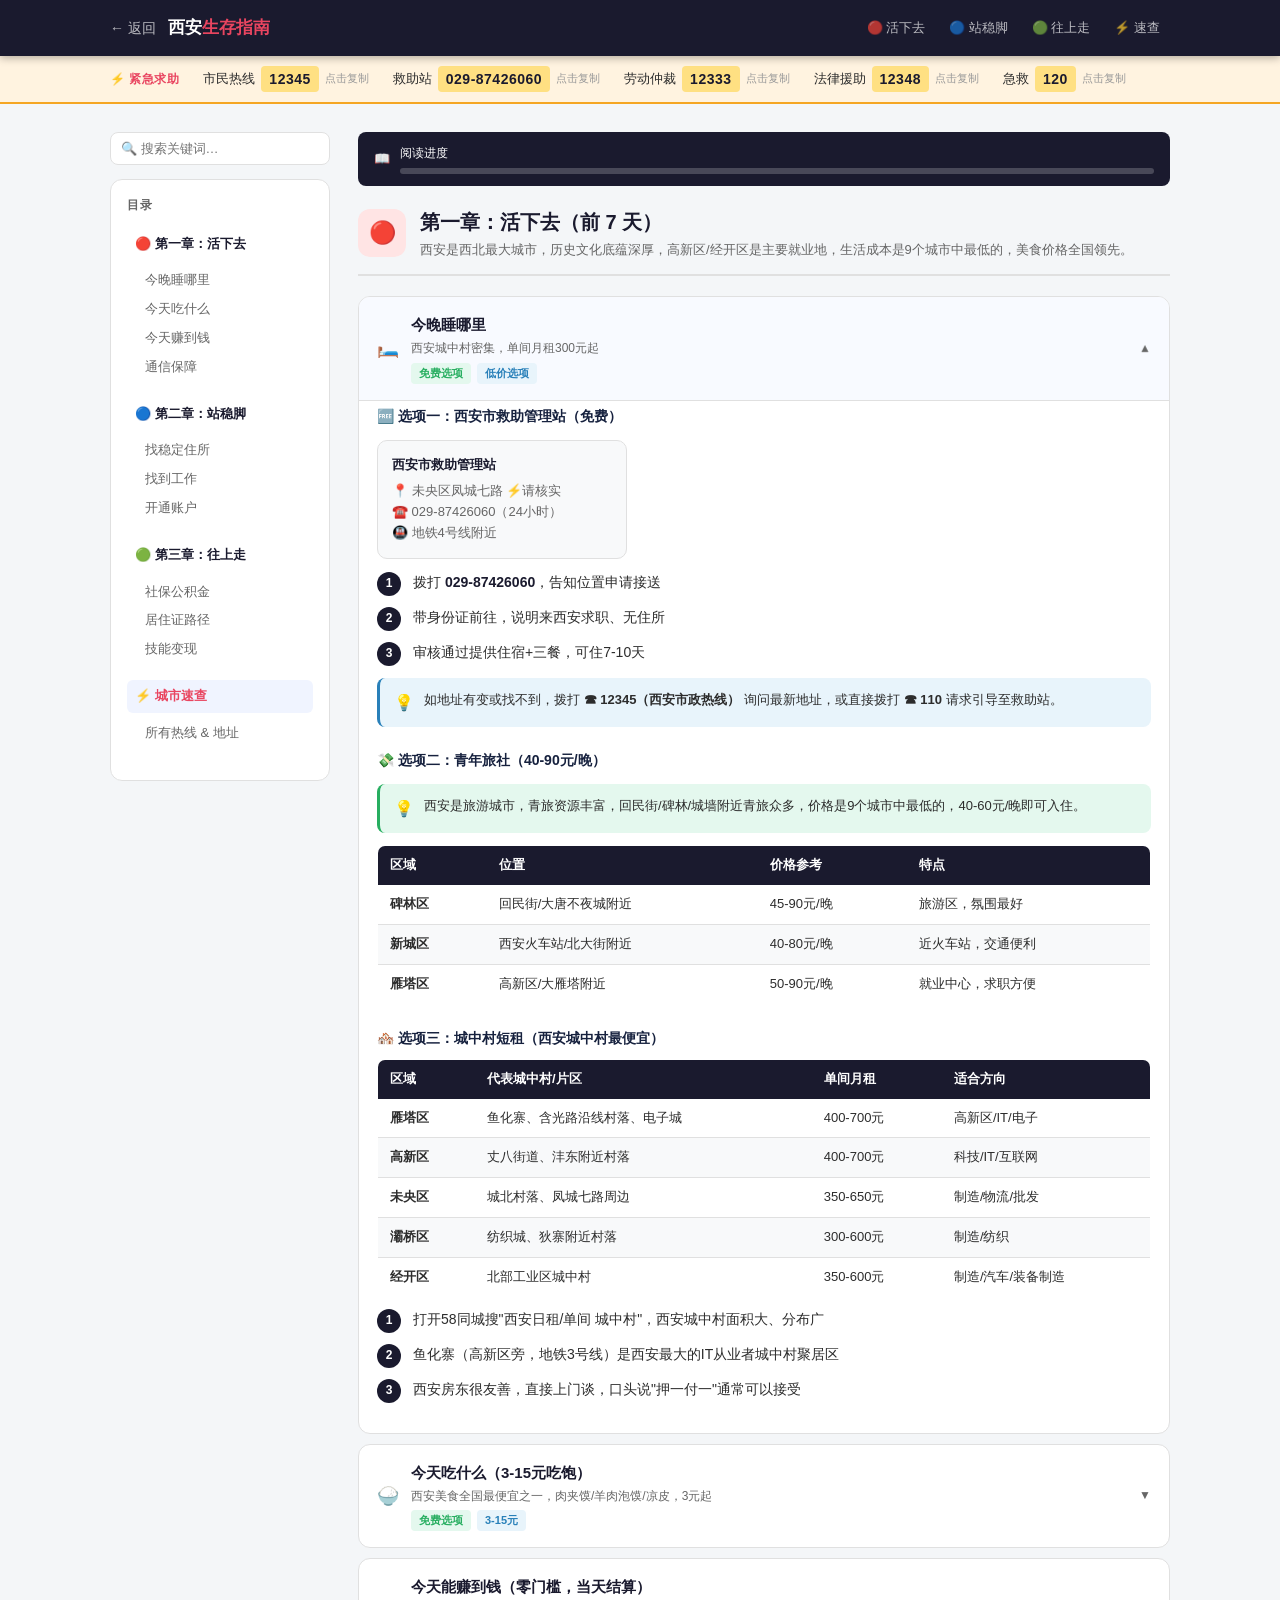
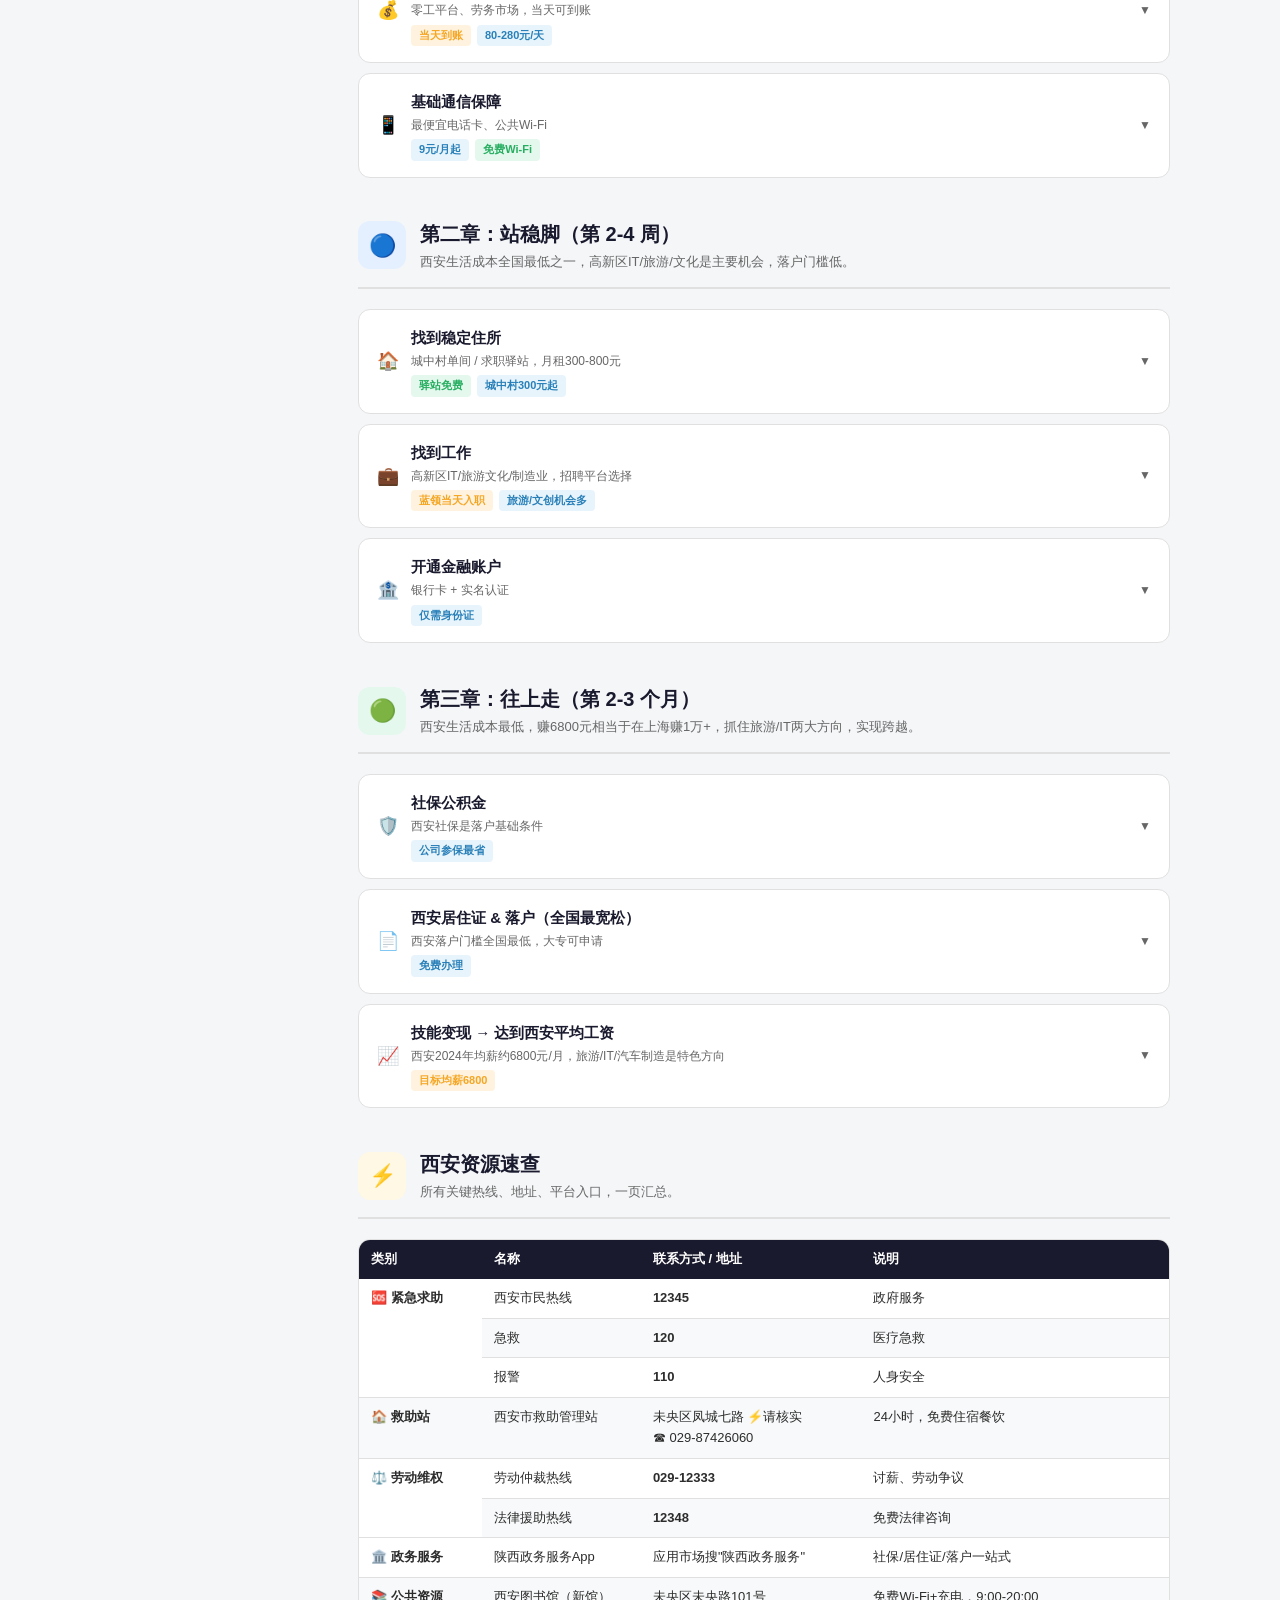
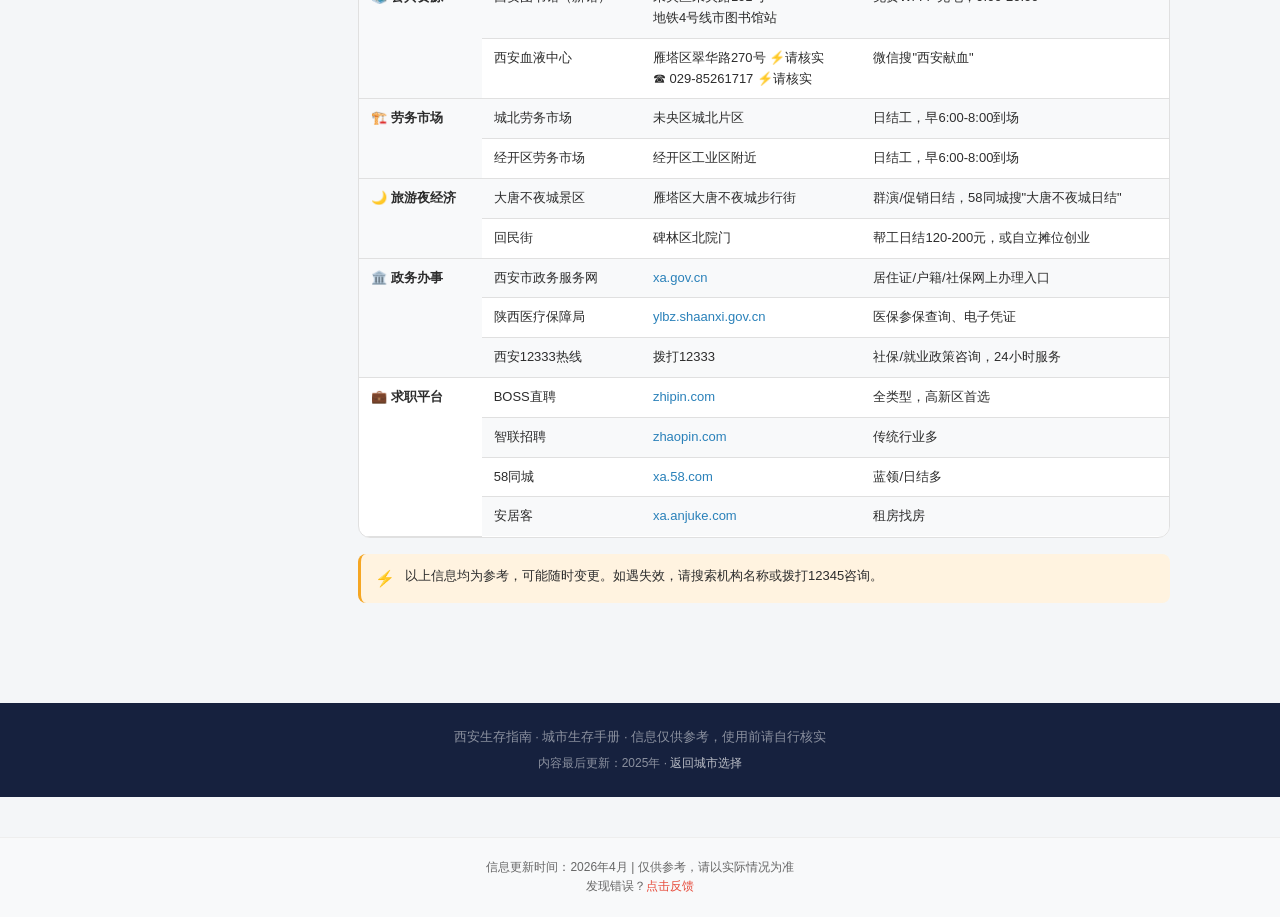
<file: cities/xian.html>
<!DOCTYPE html>
<html lang="zh-CN">
<head>
  <meta charset="UTF-8">
  <meta name="viewport" content="width=device-width, initial-scale=1.0, maximum-scale=1.0, user-scalable=no">
  <title>西安生存指南 — 从零开始，达到城市平均工资</title>
  <meta name="description" content="西安城市生存详细指南：住所、食物、赚钱、找工作、社保，从0到月入均薪6800元。">
  <link rel="stylesheet" href="../assets/style.css">
</head>
<body data-city="xian">
<header class="city-header">
  <div class="inner">
    <a href="../index.html" class="back-btn" target="_blank">← 返回</a>
    <div class="city-header-title">西安<span>生存指南</span></div>
    <nav class="chapter-nav">
      <a href="#chapter1">🔴 活下去</a>
      <a href="#chapter2">🔵 站稳脚</a>
      <a href="#chapter3">🟢 往上走</a>
      <a href="#resources">⚡ 速查</a>
    </nav>
  </div>
</header>
<div class="emergency-bar">
  <div class="inner">
    <span class="emergency-label">⚡ 紧急求助</span>
    <div class="emergency-item"><span>市民热线</span><span class="num">12345</span><span class="copy-hint">点击复制</span></div>
    <div class="emergency-item"><span>救助站</span><span class="num">029-87426060</span><span class="copy-hint">点击复制</span></div>
    <div class="emergency-item"><span>劳动仲裁</span><span class="num">12333</span><span class="copy-hint">点击复制</span></div>
    <div class="emergency-item"><span>法律援助</span><span class="num">12348</span><span class="copy-hint">点击复制</span></div>
    <div class="emergency-item"><span>急救</span><span class="num">120</span><span class="copy-hint">点击复制</span></div>
  </div>
</div>
<div class="city-layout">
  <aside class="sidebar">
    <div class="search-box"><input type="text" id="search-input" placeholder="🔍 搜索关键词…"></div>
    <div class="sidebar-toc">
      <h4>目录</h4>
      <div class="toc-chapter"><div class="toc-chapter-title" data-href="#chapter1">🔴 第一章：活下去</div><div class="toc-items"><a class="toc-item" href="#acc-sleep" target="_blank">今晚睡哪里</a><a class="toc-item" href="#acc-food" target="_blank">今天吃什么</a><a class="toc-item" href="#acc-earn" target="_blank">今天赚到钱</a><a class="toc-item" href="#acc-comm" target="_blank">通信保障</a></div></div>
      <div class="toc-chapter"><div class="toc-chapter-title" data-href="#chapter2">🔵 第二章：站稳脚</div><div class="toc-items"><a class="toc-item" href="#acc-house" target="_blank">找稳定住所</a><a class="toc-item" href="#acc-job" target="_blank">找到工作</a><a class="toc-item" href="#acc-bank" target="_blank">开通账户</a></div></div>
      <div class="toc-chapter"><div class="toc-chapter-title" data-href="#chapter3">🟢 第三章：往上走</div><div class="toc-items"><a class="toc-item" href="#acc-social" target="_blank">社保公积金</a><a class="toc-item" href="#acc-resident" target="_blank">居住证路径</a><a class="toc-item" href="#acc-skill" target="_blank">技能变现</a></div></div>
      <div class="toc-chapter"><div class="toc-chapter-title" data-href="#resources">⚡ 城市速查</div><div class="toc-items"><a class="toc-item" href="#resources" target="_blank">所有热线 &amp; 地址</a></div></div>
    </div>
  </aside>
  <main class="content-area">
    <div class="progress-hint"><span>📖</span><div style="flex:1"><div style="font-size:12px;margin-bottom:4px;" class="progress-text">阅读进度</div><div class="progress-bar-outer"><div class="progress-bar-inner" style="width:0%"></div></div></div></div>

    <section class="chapter" id="chapter1">
      <div class="chapter-header">
        <div class="chapter-icon red">🔴</div>
        <div class="chapter-title">
          <h2>第一章：活下去（前 7 天）</h2>
          <p>西安是西北最大城市，历史文化底蕴深厚，高新区/经开区是主要就业地，生活成本是9个城市中最低的，美食价格全国领先。</p>
        </div>
      </div>
      <div class="accordion-group">

        <div class="accordion" id="acc-sleep">
          <div class="accordion-header">
            <span class="acc-icon">🛏️</span>
            <div class="acc-title-block"><div class="acc-title">今晚睡哪里</div><div class="acc-sub">西安城中村密集，单间月租300元起</div><div class="acc-tags"><span class="acc-tag free">免费选项</span><span class="acc-tag cheap">低价选项</span></div></div>
            <span class="acc-arrow">▼</span>
          </div>
          <div class="accordion-body"><div class="accordion-body-inner">
            <div class="content-block">
              <div class="block-title">🆓 选项一：西安市救助管理站（免费）</div>
              <div class="info-cards">
                <div class="info-card"><div class="ic-title">西安市救助管理站</div><div class="ic-body">📍 未央区凤城七路 ⚡请核实<br>☎️ 029-87426060（24小时）<br>🚇 地铁4号线附近</div></div>
              </div>
              <div class="steps">
                <div class="step"><span class="step-num">1</span><div class="step-content">拨打 <strong>029-87426060</strong>，告知位置申请接送</div></div>
                <div class="step"><span class="step-num">2</span><div class="step-content">带身份证前往，说明来西安求职、无住所</div></div>
                <div class="step"><span class="step-num">3</span><div class="step-content">审核通过提供住宿+三餐，可住7-10天</div></div>
              </div>
              <div class="alert info">
                <span class="alert-icon">💡</span>
                <div class="alert-content">如地址有变或找不到，拨打 <strong>☎ 12345（西安市政热线）</strong> 询问最新地址，或直接拨打 <strong>☎ 110</strong> 请求引导至救助站。</div>
              </div>
            </div>
            <div class="content-block">
              <div class="block-title">💸 选项二：青年旅社（40-90元/晚）</div>
              <div class="alert success"><span class="alert-icon">💡</span><div class="alert-content">西安是旅游城市，青旅资源丰富，回民街/碑林/城墙附近青旅众多，价格是9个城市中最低的，40-60元/晚即可入住。</div></div>
              <div class="table-wrap"><table class="data-table">
                <thead><tr><th>区域</th><th>位置</th><th>价格参考</th><th>特点</th></tr></thead>
                <tbody>
                  <tr><td><strong>碑林区</strong></td><td>回民街/大唐不夜城附近</td><td>45-90元/晚</td><td>旅游区，氛围最好</td></tr>
                  <tr><td><strong>新城区</strong></td><td>西安火车站/北大街附近</td><td>40-80元/晚</td><td>近火车站，交通便利</td></tr>
                  <tr><td><strong>雁塔区</strong></td><td>高新区/大雁塔附近</td><td>50-90元/晚</td><td>就业中心，求职方便</td></tr>
                </tbody>
              </table></div>
            </div>
            <div class="content-block">
              <div class="block-title">🏘️ 选项三：城中村短租（西安城中村最便宜）</div>
              <div class="table-wrap"><table class="data-table">
                <thead><tr><th>区域</th><th>代表城中村/片区</th><th>单间月租</th><th>适合方向</th></tr></thead>
                <tbody>
                  <tr><td><strong>雁塔区</strong></td><td>鱼化寨、含光路沿线村落、电子城</td><td>400-700元</td><td>高新区/IT/电子</td></tr>
                  <tr><td><strong>高新区</strong></td><td>丈八街道、沣东附近村落</td><td>400-700元</td><td>科技/IT/互联网</td></tr>
                  <tr><td><strong>未央区</strong></td><td>城北村落、凤城七路周边</td><td>350-650元</td><td>制造/物流/批发</td></tr>
                  <tr><td><strong>灞桥区</strong></td><td>纺织城、狄寨附近村落</td><td>300-600元</td><td>制造/纺织</td></tr>
                  <tr><td><strong>经开区</strong></td><td>北部工业区城中村</td><td>350-600元</td><td>制造/汽车/装备制造</td></tr>
                </tbody>
              </table></div>
              <div class="steps">
                <div class="step"><span class="step-num">1</span><div class="step-content">打开58同城搜"西安日租/单间 城中村"，西安城中村面积大、分布广</div></div>
                <div class="step"><span class="step-num">2</span><div class="step-content">鱼化寨（高新区旁，地铁3号线）是西安最大的IT从业者城中村聚居区</div></div>
                <div class="step"><span class="step-num">3</span><div class="step-content">西安房东很友善，直接上门谈，口头说"押一付一"通常可以接受</div></div>
              </div>
            </div>
          </div></div>
        </div>

        <div class="accordion" id="acc-food">
          <div class="accordion-header">
            <span class="acc-icon">🍚</span>
            <div class="acc-title-block"><div class="acc-title">今天吃什么（3-15元吃饱）</div><div class="acc-sub">西安美食全国最便宜之一，肉夹馍/羊肉泡馍/凉皮，3元起</div><div class="acc-tags"><span class="acc-tag free">免费选项</span><span class="acc-tag cheap">3-15元</span></div></div>
            <span class="acc-arrow">▼</span>
          </div>
          <div class="accordion-body"><div class="accordion-body-inner">
            <div class="content-block">
              <div class="block-title">🎓 选项一：高校食堂（4-10元/餐）</div>
              <div class="table-wrap"><table class="data-table">
                <thead><tr><th>学校</th><th>地址</th><th>进入方式</th><th>价格参考</th></tr></thead>
                <tbody>
                  <tr><td><strong>西安石油大学</strong></td><td>雁塔区电子二路18号</td><td>相对开放</td><td>4-8元/餐</td></tr>
                  <tr><td><strong>西安理工大学</strong></td><td>新城区金花南路5号</td><td>较为宽松</td><td>4-8元/餐</td></tr>
                  <tr><td><strong>西安工程大学</strong></td><td>未央区金花北路19号</td><td>相对开放</td><td>4-8元/餐</td></tr>
                  <tr><td><strong>陕西科技大学</strong></td><td>未央区大学园路31号</td><td>较为开放</td><td>4-8元/餐</td></tr>
                </tbody>
              </table></div>
            </div>
            <div class="content-block">
              <div class="block-title">🥙 西安特色低价美食（全国最便宜之一）</div>
              <div class="alert success"><span class="alert-icon">💡</span><div class="alert-content">西安是全国公认美食最便宜的大城市！一碗凉皮3-5元，肉夹馍5-8元，一天吃饭只要10-20元就能非常满足。</div></div>
              <div class="table-wrap"><table class="data-table">
                <thead><tr><th>食物</th><th>价格</th><th>哪里找</th></tr></thead>
                <tbody>
                  <tr><td><strong>肉夹馍</strong></td><td>5-8元/个</td><td>全市遍布，城中村路边最便宜</td></tr>
                  <tr><td><strong>凉皮/米皮</strong></td><td>3-7元/份</td><td>城中村早市，量大味美</td></tr>
                  <tr><td><strong>羊肉泡馍（面条版）</strong></td><td>12-18元/碗</td><td>碑林区/回民街附近，正宗低价</td></tr>
                  <tr><td><strong>biangbiang面</strong></td><td>8-15元/碗</td><td>城中村面馆，量大管饱</td></tr>
                  <tr><td><strong>油泼辣子面</strong></td><td>6-10元/碗</td><td>全市面馆，学生食堂最便宜</td></tr>
                </tbody>
              </table></div>
            </div>
            <div class="content-block">
              <div class="block-title">🏪 临期食品 &amp; 便利店折扣</div>
              <div class="steps">
                <div class="step"><span class="step-num">1</span><div class="step-content">高德搜"好特卖"，西安高新/碑林/雁塔均有门店</div></div>
                <div class="step"><span class="step-num">2</span><div class="step-content">西安各大超市（大润发/人人乐）每天晚8点后打折临期食品</div></div>
                <div class="step"><span class="step-num">3</span><div class="step-content">鱼化寨菜市场、电子城附近菜市场价格极低</div></div>
              </div>
            </div>
          </div></div>
        </div>

        <div class="accordion" id="acc-earn">
          <div class="accordion-header">
            <span class="acc-icon">💰</span>
            <div class="acc-title-block"><div class="acc-title">今天能赚到钱（零门槛，当天结算）</div><div class="acc-sub">零工平台、劳务市场，当天可到账</div><div class="acc-tags"><span class="acc-tag fast">当天到账</span><span class="acc-tag cheap">80-280元/天</span></div></div>
            <span class="acc-arrow">▼</span>
          </div>
          <div class="accordion-body"><div class="accordion-body-inner">
            <div class="content-block">
              <div class="block-title">📱 方案一：零工平台</div>
              <div class="table-wrap"><table class="data-table">
                <thead><tr><th>平台</th><th>工作类型</th><th>日收入参考</th><th>注册入口</th></tr></thead>
                <tbody>
                  <tr><td><strong>美团跑腿众包</strong></td><td>帮买帮送</td><td>80-230元</td><td><a href="https://h5.meituan.com/paotui/" target="_blank">美团跑腿注册</a></td></tr>
                  <tr><td><strong>闪送骑手</strong></td><td>同城急送</td><td>100-300元</td><td>闪送App</td></tr>
                  <tr><td><strong>货拉拉帮手</strong></td><td>搬家协助</td><td>80-180元</td><td>货拉拉App</td></tr>
                  <tr><td><strong>美团/饿了么骑手</strong></td><td>外卖配送</td><td>80-230元</td><td><a href="https://h5.meituan.com/rider/" target="_blank">美团骑手注册</a> / <a href="https://e.eleme.io/merchant/rider" target="_blank">饿了么骑手</a></td></tr>
                  <tr><td><strong>58速聘日结</strong></td><td>各类日结工</td><td>80-180元</td><td><a href="https://xa.58.com/zhaopin/" target="_blank">58同城日结西安</a></td></tr>
                </tbody>
              </table></div>
              <div class="alert info"><span class="alert-icon">💡</span><div class="alert-content"><strong>西安特色：</strong>旅游旺季（3-5月、9-10月）各大景区对促销、扫码、导游助手临时工需求极大，58搜"西安日结 旅游"有大量机会。</div></div>
            </div>
            <div class="content-block">
              <div class="block-title">🏗️ 方案二：劳务市场（当天现结）</div>
              <div class="table-wrap"><table class="data-table">
                <thead><tr><th>地点</th><th>地址</th><th>最佳到达时间</th><th>日结参考</th></tr></thead>
                <tbody>
                  <tr><td><strong>城北劳务市场</strong></td><td>未央区城北片区附近</td><td>早上 6:00-8:00</td><td>100-200元</td></tr>
                  <tr><td><strong>劳动南路劳务</strong></td><td>碑林区劳动南路附近</td><td>早上 6:30-8:30</td><td>100-200元</td></tr>
                  <tr><td><strong>经开区劳务市场</strong></td><td>经开区工业区附近</td><td>早上 6:00-8:00</td><td>100-200元</td></tr>
                </tbody>
              </table></div>
            </div>
            <div class="content-block">
              <div class="block-title">🩸 方案三：无偿献血（补贴约100-400元）⚡</div>
              <div class="table-wrap"><table class="data-table">
                <thead><tr><th>献血点</th><th>地址</th><th>开放时间</th></tr></thead>
                <tbody>
                  <tr><td><strong>西安血液中心</strong></td><td>雁塔区翠华路270号 ⚡请核实</td><td>周一至周日 8:30-17:00</td></tr>
                  <tr><td><strong>钟楼献血屋</strong></td><td>碑林区东大街钟楼广场附近</td><td>9:00-17:00</td></tr>
                  <tr><td><strong>高新区献血点</strong></td><td>雁塔区高新区科技路附近</td><td>9:00-17:00</td></tr>
                </tbody>
              </table></div>
            </div>
          </div></div>
        </div>

        <div class="accordion" id="acc-comm">
          <div class="accordion-header">
            <span class="acc-icon">📱</span>
            <div class="acc-title-block"><div class="acc-title">基础通信保障</div><div class="acc-sub">最便宜电话卡、公共Wi-Fi</div><div class="acc-tags"><span class="acc-tag cheap">9元/月起</span><span class="acc-tag free">免费Wi-Fi</span></div></div>
            <span class="acc-arrow">▼</span>
          </div>
          <div class="accordion-body"><div class="accordion-body-inner">
            <div class="content-block">
              <div class="block-title">📲 电话卡 + Wi-Fi + 充电</div>
              <div class="table-wrap"><table class="data-table">
                <thead><tr><th>场所/方式</th><th>说明</th><th>费用</th></tr></thead>
                <tbody>
                  <tr><td><strong>中国电信/移动/联通</strong></td><td>9元月套餐，带身份证营业厅办理</td><td>9元/月</td></tr>
                  <tr><td><strong>西安图书馆（新馆）</strong></td><td>免费Wi-Fi+充电，未央区未央路101号，9:00-20:00</td><td>免费</td></tr>
                  <tr><td><strong>大唐不夜城景区</strong></td><td>旅游景区有免费Wi-Fi覆盖</td><td>免费</td></tr>
                  <tr><td><strong>麦当劳/肯德基</strong></td><td>点餐后免费Wi-Fi+充电</td><td>13元起消费</td></tr>
                </tbody>
              </table></div>
              <div class="alert success"><span class="alert-icon">✅</span><div class="alert-content"><strong>推荐：西安图书馆新馆</strong>（地铁4号线市图书馆站，未央区未央路101号），免费Wi-Fi+充电+阅读，周二至周日 9:00-20:00。</div></div>
            </div>
          </div></div>
        </div>

      </div>
    </section>

    <section class="chapter" id="chapter2">
      <div class="chapter-header">
        <div class="chapter-icon blue">🔵</div>
        <div class="chapter-title"><h2>第二章：站稳脚（第 2-4 周）</h2><p>西安生活成本全国最低之一，高新区IT/旅游/文化是主要机会，落户门槛低。</p></div>
      </div>
      <div class="accordion-group">

        <div class="accordion" id="acc-house">
          <div class="accordion-header">
            <span class="acc-icon">🏠</span>
            <div class="acc-title-block"><div class="acc-title">找到稳定住所</div><div class="acc-sub">城中村单间 / 求职驿站，月租300-800元</div><div class="acc-tags"><span class="acc-tag free">驿站免费</span><span class="acc-tag cheap">城中村300元起</span></div></div>
            <span class="acc-arrow">▼</span>
          </div>
          <div class="accordion-body"><div class="accordion-body-inner">
            <div class="content-block">
              <div class="block-title">🏢 选项一：西安求职驿站（免费）⚡</div>
              <div class="info-cards">
                <div class="info-card"><div class="ic-title">各区人社局热线 ⚡</div><div class="ic-body">雁塔区：029-85253366 ⚡请核实<br>高新区：029-88330000 ⚡请核实<br>未央区：029-89637566 ⚡请核实<br>市人社局：029-12333</div></div>
              </div>
              <div class="steps">
                <div class="step"><span class="step-num">1</span><div class="step-content">打开<strong>陕西政务服务App</strong>，搜索"求职驿站"</div></div>
                <div class="step"><span class="step-num">2</span><div class="step-content">或拨打029-12333咨询当前名额</div></div>
              </div>
            </div>
            <div class="content-block">
              <div class="block-title">🏘️ 选项二：城中村合租（月租300-800元）</div>
              <div class="table-wrap"><table class="data-table">
                <thead><tr><th>区域</th><th>代表地点</th><th>合租价格</th><th>通勤参考</th></tr></thead>
                <tbody>
                  <tr><td><strong>雁塔区</strong></td><td>鱼化寨、丈八北路周边</td><td>400-700元</td><td>地铁3号线，高新区旁</td></tr>
                  <tr><td><strong>高新区</strong></td><td>高新四路、唐延路周边村落</td><td>400-700元</td><td>地铁6号线</td></tr>
                  <tr><td><strong>未央区</strong></td><td>凤城各路城中村</td><td>350-650元</td><td>地铁4号线</td></tr>
                  <tr><td><strong>灞桥区</strong></td><td>纺织城附近旧社区</td><td>300-600元</td><td>地铁1号线，较远</td></tr>
                </tbody>
              </table></div>
              <div class="link-btns">
                <a href="https://xa.anjuke.com" target="_blank" class="link-btn outline">🏠 安居客西安</a>
                <a href="https://xa.58.com" target="_blank" class="link-btn outline">📋 58同城西安</a>
              </div>
            </div>
          </div></div>
        </div>

        <div class="accordion" id="acc-job">
          <div class="accordion-header">
            <span class="acc-icon">💼</span>
            <div class="acc-title-block"><div class="acc-title">找到工作</div><div class="acc-sub">高新区IT/旅游文化/制造业，招聘平台选择</div><div class="acc-tags"><span class="acc-tag fast">蓝领当天入职</span><span class="acc-tag cheap">旅游/文创机会多</span></div></div>
            <span class="acc-arrow">▼</span>
          </div>
          <div class="accordion-body"><div class="accordion-body-inner">
            <div class="content-block">
              <div class="block-title">💰 西安：第一周怎么挣到钱（零经验可操作）</div>
              <div class="alert success"><span class="alert-icon">⚡</span><div class="alert-content"><strong>西安当天见钱最快的4条路：</strong>美团/饿了么骑手（注册即接单）、回民街/大唐不夜城帮工（直接去问）、高新区建筑工地力工（劳务市场早6点）、58同城日结保洁（当天上岗）。西安是全国生活成本最低的大城市之一，熬过第一周的门槛极低。</div></div>
              <div class="table-wrap"><table class="data-table">
                <thead><tr><th>方式</th><th>门槛</th><th>日收入</th><th>启动方法</th></tr></thead>
                <tbody>
                  <tr><td><strong>外卖骑手</strong></td><td>手机+身份证+电动车</td><td>120-280元/天</td><td><a href="https://h5.meituan.com/rider/" target="_blank">美团骑手注册</a>，雁塔区/碑林区单量大</td></tr>
                  <tr><td><strong>回民街/旅游区帮工</strong></td><td>无经验，勤快即可</td><td>100-200元/天+小费</td><td>莲湖区回民街各餐饮店直接进门问招聘；节假日/周末缺人最多</td></tr>
                  <tr><td><strong>大唐不夜城群演/临时工</strong></td><td>无技能，形象正常即可</td><td>80-200元/天</td><td>曲江新区大唐不夜城商业运营公司，现场问或微博/小红书搜「大唐不夜城招募」</td></tr>
                  <tr><td><strong>工地力工/日结保洁</strong></td><td>体力即可</td><td>120-220元/天</td><td>高新区劳务市场（科技路/锦业路），早6点到场；58同城搜「西安日结力工」</td></tr>
                </tbody>
              </table></div>
              <div class="step-guide">
                <div class="step-title">📱 第一天行动清单（按顺序做）</div>
                <div class="step-item">
                  <span class="step-num">1</span>
                  <div class="step-content"><strong>注册美团/饿了么骑手</strong>：手机打开 <a href="https://e.meituan.com/mrmcat/new/login" target="_blank">美团骑手APP</a> 或 <a href="https://e.ele.me/recruit" target="_blank">饿了么蜂鸟</a>，上传身份证+免冠照，审核约2-4小时，通过后即可接单</div>
                </div>
                <div class="step-item">
                  <span class="step-num">2</span>
                  <div class="step-content"><strong>同步去劳务市场</strong>：审核等待期间，步行去<a href="https://map.baidu.com/search/西安劳务市场" target="_blank">西安劳务市场</a>（推荐：建工路劳务市场，每日5:30-8:00）现场问工，工厂当天可上岗的日结工资约120-180元</div>
                </div>
                <div class="step-item">
                  <span class="step-num">3</span>
                  <div class="step-content"><strong>回民街/大唐不夜城摆摊前期准备</strong>：如有本金50-100元，可去<a href="https://map.baidu.com/search/西安城北农产品批发市场" target="_blank">城北农产品批发市场</a>批发小吃食材，在回民街外围摆流动摊，当晚营业额通常200-500元</div>
                </div>
                <div class="step-item">
                  <span class="step-num">4</span>
                  <div class="step-content"><strong>当天收入目标</strong>：骑手接单4-6单≈80-120元；日结体力工≈120-180元；两者选一，优先骑手（更灵活）</div>
                </div>
                <div class="step-item">
                  <span class="step-num">5</span>
                  <div class="step-content"><strong>提现到账</strong>：美团骑手日结，T+1到账；饿了么蜂鸟周结；如急需当天现金，选日结工厂或餐馆洗碗</div>
                </div>
              </div>
            </div>
            <div class="content-block">
              <div class="block-title">🔧 蓝领稳定岗位（月薪3000-6000元）</div>
              <div class="alert info"><span class="alert-icon">ℹ️</span><div class="alert-content">西安蓝领薪资低于东部城市，但<strong>生活成本全国最低之一</strong>（月租300-800元，回民街一碗面6元）。制造业集中在高新区和经开区，航空/航天军工系是西安独有的特色岗位。旅游业提供大量季节性岗位，旺季（暑假/十一）收入可提升50%。</div></div>
              <div class="table-wrap"><table class="data-table">
                <thead><tr><th>岗位</th><th>月薪范围</th><th>是否含住</th><th>招聘入口</th></tr></thead>
                <tbody>
                  <tr><td><strong>航空/军工配套工厂（西安特色）</strong></td><td>4,000-7,000元</td><td>多含住含餐</td><td>阎良区（航空城）劳务市场；高新区/经开区工厂。<a href="https://www.zhipin.com/" target="_blank">BOSS直聘</a>搜「西安制造/航空」</td></tr>
                  <tr><td><strong>旅游区服务（景区/旅行社）</strong></td><td>3,000-5,500元（旺季更高）</td><td>部分含住含餐</td><td>兵马俑/华山/大雁塔景区直招；<a href="https://www.zhipin.com/" target="_blank">BOSS直聘</a>搜「西安景区服务」</td></tr>
                  <tr><td><strong>快递员（顺丰/京东）</strong></td><td>4,000-7,000元</td><td>部分含住</td><td><a href="https://www.zhipin.com/" target="_blank">BOSS直聘</a> / <a href="https://hrrecruitment.sf-express.com/" target="_blank">顺丰官网</a></td></tr>
                  <tr><td><strong>餐饮服务/后厨（回民街/大唐不夜城）</strong></td><td>3,000-5,000元</td><td>多含住含餐</td><td>莲湖区/雁塔区餐饮直招，旺季用人量激增</td></tr>
                  <tr><td><strong>建筑/装修工（高新区新城建设）</strong></td><td>4,000-8,000元（技术工更高）</td><td>工地多提供住宿</td><td>高新区劳务市场（科技路/锦业路），早6点到场</td></tr>
                </tbody>
              </table></div>
              <div class="steps">
                <div class="step"><span class="step-num">1</span><div class="step-content"><strong>劳务市场地址：</strong>雁塔区高新区科技路劳务市场；莲湖区桃园路劳务集散点；经开区大明宫劳务市场（建材/普工）</div></div>
                <div class="step"><span class="step-num">2</span><div class="step-content"><strong>旅游旺季冲刺：</strong>西安旅游旺季（暑假7-8月、十一黄金周）景区/文旅岗位用人激增，同样的岗位旺季工资可高出30-50%，是积累第一桶金的最好时机</div></div>
              </div>
            </div>
            <div class="alert warning" style="margin-top: 16px;">
              <span class="alert-icon">⚠️</span>
              <div class="alert-content"><strong>防骗提醒：</strong>凡是要先交钱的（培训费、押金、服装费），都是骗子！正规单位不会让你先付钱。遇到可疑情况，拨打 ☎ 110 或 ☎ 12333 劳动监察热线。</div>
            </div>
            <div class="content-block">
              <div class="block-title">🌙 西安特色机会：夜经济 + 文旅打工（全国独有）</div>
              <div class="alert success"><span class="alert-icon">💡</span><div class="alert-content"><strong>西安夜经济是全国最强的，大唐不夜城/回民街夜市是外来打工者的特色入口。</strong>这些岗位日结多、门槛低，还能积累旅游业人脉，是外地人在西安站稳脚跟的独特路径。</div></div>
              <div class="table-wrap"><table class="data-table">
                <thead><tr><th>岗位</th><th>收入参考</th><th>特点</th><th>入口</th></tr></thead>
                <tbody>
                  <tr><td><strong>大唐不夜城群演/街头表演者</strong></td><td>80-300元/天</td><td>日结，旺季需求量大</td><td>曲江新区运营公司现场问；小红书搜「大唐不夜城招募群演」</td></tr>
                  <tr><td><strong>回民街餐饮帮工/收银</strong></td><td>2,800-4,500元/月</td><td>多含住含餐，节假日奖金</td><td>莲湖区回民街各店铺直接进门问；北院门/化觉巷也有</td></tr>
                  <tr><td><strong>景区讲解员/导游助理</strong></td><td>3,500-6,000元/月</td><td>需考导游证，但讲解助理无需证</td><td><a href="https://www.zhipin.com/" target="_blank">BOSS直聘</a>搜「西安讲解员」；兵马俑/秦始皇陵直招</td></tr>
                  <tr><td><strong>文史类短视频出镜/配音</strong></td><td>200-800元/条（兼职）</td><td>会普通话即可，历史知识加分</td><td><a href="https://www.zhipin.com/" target="_blank">BOSS直聘</a>搜「西安短视频出镜/历史博主助手」</td></tr>
                </tbody>
              </table></div>
            </div>
            <div class="content-block">
              <div class="block-title">🚀 灵活变现路（自雇/接单，无需固定雇主）</div>
              <div class="alert info"><span class="alert-icon">💡</span><div class="alert-content">西安生活成本极低，<strong>自雇月入4,000元在西安的生活质量堪比东部城市月入7,000元</strong>。文史/旅游/传统文化类内容在西安有得天独厚的题材优势。</div></div>
              <div class="table-wrap"><table class="data-table">
                <thead><tr><th>方式</th><th>月收入区间</th><th>启动门槛</th><th>平台/入口</th></tr></thead>
                <tbody>
                  <tr><td><strong>外卖骑手（全职）</strong></td><td>4,000-8,000元</td><td>电动车+手机</td><td><a href="https://h5.meituan.com/rider/" target="_blank">美团骑手</a>，雁塔区/碑林区单量大</td></tr>
                  <tr><td><strong>旅游向导/私导</strong></td><td>3,000-10,000元</td><td>熟悉西安历史/景点</td><td><a href="https://www.dianping.com/" target="_blank">大众点评</a>/小红书开「西安私家导游」；兵马俑/华山/大雁塔私导单次300-800元</td></tr>
                  <tr><td><strong>文史短视频/历史内容创作</strong></td><td>0-20,000元（兼职）</td><td>熟悉历史，会讲故事</td><td>抖音/B站开历史/文史内容号，西安题材（秦朝/唐朝/丝绸之路）在全平台流量极好</td></tr>
                  <tr><td><strong>代驾（滴滴代驾）</strong></td><td>3,000-8,000元</td><td>驾照+折叠车</td><td><a href="https://daijia.didiglobal.com/" target="_blank">滴滴代驾</a>，西安饮食文化浓，夜经济旺，周末收入翻倍</td></tr>
                  <tr><td><strong>景区摄影/旅拍接单</strong></td><td>3,000-12,000元</td><td>会摄影，有汉服道具加分</td><td>大唐不夜城/兵马俑旅拍需求大，小红书接单，旺季节假日日接2-3单可入万元</td></tr>
                  <tr><td><strong>家教接单（高校周边）</strong></td><td>2,000-8,000元</td><td>某科优势即可</td><td>西安高校超百所，<a href="https://www.qjjy.com/" target="_blank">轻轻家教</a>/作业帮平台注册，K12辅导需求稳定</td></tr>
                </tbody>
              </table></div>
            </div>
            <div class="content-block">
              <div class="block-title">🏪 小本创业路（西安特色低门槛机会）</div>
              <div class="alert success"><span class="alert-icon">💡</span><div class="alert-content"><strong>西安是全国旅游消费密度最高的城市之一，外来游客消费力远超本地平均水平。</strong>面向游客的小生意（旅拍/特产/文创/导览）在西安能挣到比本地消费更多的钱。</div></div>
              <div class="table-wrap"><table class="data-table">
                <thead><tr><th>方向</th><th>启动成本</th><th>月收入潜力</th><th>操作要点</th></tr></thead>
                <tbody>
                  <tr><td><strong>文旅旅拍工作室</strong></td><td>5,000-20,000元（相机/汉服）</td><td>10,000-40,000元</td><td>大唐不夜城/城墙/兵马俑周边，旺季节假日日接单5-10组；汉服+历史场景是西安旅拍最大特色</td></tr>
                  <tr><td><strong>摆摊（回民街/大唐不夜城周边）</strong></td><td>500-3,000元</td><td>3,000-15,000元</td><td>回民街帽子/手串/特色小吃；游客消费力强，节假日单日摊位营业额可达2,000-5,000元</td></tr>
                  <tr><td><strong>西安文史内容自媒体</strong></td><td>0元</td><td>0-50,000元（3-6个月）</td><td>兵马俑/秦始皇陵/汉唐历史在全平台是永久流量入口，抖音/B站/小红书均有大量历史内容账号月入过万</td></tr>
                  <tr><td><strong>特产伴手礼网店（潼关肉夹馍/西凤酒/biangbiang面）</strong></td><td>1,000-5,000元</td><td>3,000-20,000元</td><td>在<a href="https://mobile.yangkeduo.com/" target="_blank">拼多多</a>/淘宝/抖音开西安特产店，找本地厂家直供；外地人对西安特产购买意愿强</td></tr>
                  <tr><td><strong>民宿/短租（古城墙周边）</strong></td><td>15,000-40,000元</td><td>8,000-25,000元</td><td>西安古城区（碑林/莲湖）老宅改民宿，旺季入住率极高；<a href="https://www.tujia.com/" target="_blank">途家</a>/<a href="https://www.airbnb.cn/" target="_blank">爱彼迎</a>上架，节假日溢价明显</td></tr>
                </tbody>
              </table></div>
            </div>
            <div class="content-block">
              <div class="block-title">💻 白领入门路径（月薪4500-12000元）</div>
              <div class="alert success"><span class="alert-icon">💡</span><div class="alert-content"><strong>西安白领机会集中在高新区（IT/软件外包）、经开区（制造业白领）、曲江（文旅/传媒）。</strong>西安最大特色：军工/航天/航空科研院所密集，是全国唯一有大量「军工白领」岗位的城市（但需要一定背景）；IT外包是最容易切入的方向。</div></div>
              <div class="table-wrap"><table class="data-table">
                <thead><tr><th>方向</th><th>入门月薪</th><th>核心区域</th><th>求职入口</th></tr></thead>
                <tbody>
                  <tr><td><strong>IT外包/软件测试（入门最易）</strong></td><td>5,000-9,000元</td><td>高新区软件新城</td><td><a href="https://www.zhipin.com/" target="_blank">BOSS直聘</a>搜「西安软件测试/IT外包」；西安IT外包公司密度高</td></tr>
                  <tr><td><strong>文旅运营/短视频（西安特色高需求）</strong></td><td>4,500-9,000元</td><td>曲江新区/雁塔区</td><td><a href="https://www.zhipin.com/" target="_blank">BOSS直聘</a>搜「西安文旅运营/短视频」；西安历史IP内容需求全国最高</td></tr>
                  <tr><td><strong>旅游行业运营/导游（有证）</strong></td><td>4,000-10,000元（旺季）</td><td>曲江/碑林</td><td><a href="https://www.zhipin.com/" target="_blank">BOSS直聘</a>搜「西安旅游运营」；有导游证收入翻倍</td></tr>
                  <tr><td><strong>教育培训（高校周边）</strong></td><td>4,000-8,000元</td><td>雁塔区/长安区（高校集中）</td><td><a href="https://www.zhipin.com/" target="_blank">BOSS直聘</a>搜「西安教育培训」，高校密集带动大量培训需求</td></tr>
                  <tr><td><strong>销售（房产/汽车/教育）</strong></td><td>底薪3,000+提成</td><td>高新区/雁塔区</td><td><a href="https://www.zhipin.com/" target="_blank">BOSS直聘</a>搜「西安销售」，西安新房市场活跃</td></tr>
                </tbody>
              </table></div>
              <div class="steps">
                <div class="step"><span class="step-num">1</span><div class="step-content"><strong>西安3个月冲刺路径：</strong>第1个月回民街帮工/骑手→在B站自学软件测试或短视频运营→第2个月投高新区IT外包/文旅运营岗→第3个月拿到白领工作，起薪5,000+，生活成本极低，存钱速度快</div></div>
                <div class="step"><span class="step-num">2</span><div class="step-content"><strong>西安平均工资参考：</strong>2024年西安平均薪资约7,500-8,500元/月，高新区IT岗位高于平均。外地新人目标：第一年4,500-6,500元，但生活成本低，实际存钱能力不弱</div></div>
              </div>
            </div>
          </div></div>
        </div>

        <div class="accordion" id="acc-bank">
          <div class="accordion-header">
            <span class="acc-icon">🏦</span>
            <div class="acc-title-block"><div class="acc-title">开通金融账户</div><div class="acc-sub">银行卡 + 实名认证</div><div class="acc-tags"><span class="acc-tag cheap">仅需身份证</span></div></div>
            <span class="acc-arrow">▼</span>
          </div>
          <div class="accordion-body"><div class="accordion-body-inner">
            <div class="content-block">
              <div class="block-title">🏧 开银行卡</div>
              <div class="steps">
                <div class="step"><span class="step-num">1</span><div class="step-content">高德搜"邮政储蓄银行"或"农业银行"，找最近网点</div></div>
                <div class="step"><span class="step-num">2</span><div class="step-content">带<strong>身份证原件</strong>，开借记卡，当天可用</div></div>
                <div class="step"><span class="step-num">3</span><div class="step-content">西安还可选<strong>长安银行</strong>（西安本土银行，开户友好）</div></div>
              </div>
            </div>
          </div></div>
        </div>

      </div>
    </section>

    <section class="chapter" id="chapter3">
      <div class="chapter-header">
        <div class="chapter-icon green">🟢</div>
        <div class="chapter-title"><h2>第三章：往上走（第 2-3 个月）</h2><p>西安生活成本最低，赚6800元相当于在上海赚1万+，抓住旅游/IT两大方向，实现跨越。</p></div>
      </div>
      <div class="accordion-group">

        <div class="accordion" id="acc-social">
          <div class="accordion-header">
            <span class="acc-icon">🛡️</span>
            <div class="acc-title-block"><div class="acc-title">社保公积金</div><div class="acc-sub">西安社保是落户基础条件</div><div class="acc-tags"><span class="acc-tag cheap">公司参保最省</span></div></div>
            <span class="acc-arrow">▼</span>
          </div>
          <div class="accordion-body"><div class="accordion-body-inner">
            <div class="content-block">
              <div class="block-title">✅ 由公司参保</div>
              <div class="steps">
                <div class="step"><span class="step-num">1</span><div class="step-content">入职要求签<strong>劳动合同</strong>，明确社保缴纳</div></div>
                <div class="step"><span class="step-num">2</span><div class="step-content">通过"<strong>陕西政务服务App</strong>"→社保查询缴费情况</div></div>
                <div class="step"><span class="step-num">3</span><div class="step-content">西安落户：大专以上可直接落户，本科优惠力度更大</div></div>
              </div>
              <div class="info-cards"><div class="info-card"><div class="ic-title">西安社保热线</div><div class="ic-body">☎️ 029-12333<br>陕西政务服务App查询</div></div></div>
            </div>
          </div></div>
        </div>

        <div class="accordion" id="acc-resident">
          <div class="accordion-header">
            <span class="acc-icon">📄</span>
            <div class="acc-title-block"><div class="acc-title">西安居住证 &amp; 落户（全国最宽松）</div><div class="acc-sub">西安落户门槛全国最低，大专可申请</div><div class="acc-tags"><span class="acc-tag cheap">免费办理</span></div></div>
            <span class="acc-arrow">▼</span>
          </div>
          <div class="accordion-body"><div class="accordion-body-inner">
            <div class="content-block">
              <div class="block-title">📋 西安落户政策概览（全国最宽松之一）</div>
              <div class="alert success"><span class="alert-icon">💡</span><div class="alert-content"><strong>西安是全国落户门槛最低的超大城市之一。</strong>本科及以上学历可直接落户，35岁以下大专可直接落户，普通居民积分落户也比其他城市容易。已在西安工作的外地人要积极把握。</div></div>
              <div class="table-wrap"><table class="data-table">
                <thead><tr><th>落户类型</th><th>条件</th><th>办理时间</th><th>入口</th></tr></thead>
                <tbody>
                  <tr><td><strong>学历落户（最推荐）</strong></td><td>本科及以上学历，35岁以下；大专35岁以下也可</td><td>约15个工作日</td><td><a href="http://gaj.xa.gov.cn/" target="_blank">西安市公安局户籍网</a></td></tr>
                  <tr><td><strong>人才落户</strong></td><td>中级职称/技师及以上，或年收入10万+社保记录</td><td>约20个工作日</td><td><a href="https://rc.xa.gov.cn/" target="_blank">西安人才服务中心</a></td></tr>
                  <tr><td><strong>积分落户</strong></td><td>持西安居住证满1年，积分达标（社保+学历+住房等）</td><td>每年集中申报一次</td><td>西安市政务服务网</td></tr>
                  <tr><td><strong>投靠落户</strong></td><td>配偶/父母/子女在西安有户口</td><td>约10个工作日</td><td>户籍所在派出所</td></tr>
                </tbody>
              </table></div>
            </div>
            <div class="content-block">
              <div class="block-title">💰 西安社保缴纳指南</div>
              <div class="alert info"><span class="alert-icon">ℹ️</span><div class="alert-content">西安社保基数2024年最低约2,480元/月，个人缴纳约为工资的10.5%（养老8%+医疗2%+失业0.5%）。在单位工作由公司代缴；灵活就业/个体可自行缴纳养老+医疗两险。</div></div>
              <div class="table-wrap"><table class="data-table">
                <thead><tr><th>缴纳方式</th><th>适用人群</th><th>月费用参考</th><th>操作入口</th></tr></thead>
                <tbody>
                  <tr><td><strong>单位参保（推荐）</strong></td><td>有劳动合同的在职员工</td><td>个人约260-400元/月</td><td>由公司人事操作，员工无需自办</td></tr>
                  <tr><td><strong>灵活就业参保</strong></td><td>自由职业/个体工商户/骑手等</td><td>约500-800元/月（养老+医疗）</td><td><a href="http://www.xa.gov.cn/" target="_blank">西安市社保局官网</a>或政务大厅</td></tr>
                  <tr><td><strong>补缴/转入</strong></td><td>从其他城市转入西安</td><td>按实际月数补缴</td><td>西安市社会保险服务中心（劳动南路）</td></tr>
                </tbody>
              </table></div>
              <div class="steps">
                <div class="step"><span class="step-num">1</span><div class="step-content"><strong>入职后立即确认：</strong>入职新单位后第一个月就问HR是否参保，有些小公司会拖延，要主动催促——社保是你落户和享受公共服务的基础</div></div>
                <div class="step"><span class="step-num">2</span><div class="step-content"><strong>连续缴纳是关键：</strong>居住证落户和积分落户都要求社保连续缴纳记录，尽量不要断缴，换工作时要处理好衔接</div></div>
                <div class="step"><span class="step-num">3</span><div class="step-content"><strong>医保激活：</strong>参保后第3个月起医保生效，激活陕西医保APP（<a href="https://ylbz.shaanxi.gov.cn/" target="_blank">陕西医疗保障局</a>）绑定电子凭证，看病刷手机即可</div></div>
              </div>
            </div>
            <div class="content-block">
              <div class="block-title">📋 申请西安居住证 &amp; 落户</div>
              <div class="steps">
                <div class="step"><span class="step-num">1</span><div class="step-content">打开<strong>陕西政务服务App</strong>，申请居住证（全程网办）</div></div>
                <div class="step"><span class="step-num">2</span><div class="step-content">或前往居住地派出所现场办理</div></div>
                <div class="step"><span class="step-num">3</span><div class="step-content">西安落户：大专以上可直接落户（无需社保年限，仅需学历）</div></div>
              </div>
              <div class="alert success"><span class="alert-icon">💡</span><div class="alert-content"><strong>西安落户最宽松：</strong>大专学历即可直接落户西安，是全国落户门槛最低的大城市之一。有学历的务必尽快申请。</div></div>
            </div>
          </div></div>
        </div>

        <div class="accordion" id="acc-skill">
          <div class="accordion-header">
            <span class="acc-icon">📈</span>
            <div class="acc-title-block"><div class="acc-title">技能变现 → 达到西安平均工资</div><div class="acc-sub">西安2024年均薪约6800元/月，旅游/IT/汽车制造是特色方向</div><div class="acc-tags"><span class="acc-tag fast">目标均薪6800</span></div></div>
            <span class="acc-arrow">▼</span>
          </div>
          <div class="accordion-body"><div class="accordion-body-inner">
            <div class="content-block">
              <div class="block-title">🚀 西安特有技能变现机会</div>
              <div class="table-wrap"><table class="data-table">
                <thead><tr><th>方向</th><th>起步收入</th><th>3个月目标</th><th>关键动作</th></tr></thead>
                <tbody>
                  <tr><td><strong>外卖/骑手</strong></td><td>3,000-5,500元</td><td>5,500-9,000元</td><td>熟悉高新区/碑林区路线，高峰接单</td></tr>
                  <tr><td><strong>旅游导游/讲解员</strong></td><td>3,000-5,000元</td><td>6,000-12,000元</td><td>考导游证，旺季收入大幅提升</td></tr>
                  <tr><td><strong>汽车工人（比亚迪等）</strong></td><td>3,500-5,500元</td><td>6,000-8,000元</td><td>经开区包住包吃，稳定有社保</td></tr>
                  <tr><td><strong>文创/短视频运营</strong></td><td>3,000-5,000元</td><td>6,000-12,000元</td><td>西安历史文化内容需求旺，抖音运营</td></tr>
                  <tr><td><strong>IT技术</strong></td><td>—</td><td>8,000-14,000元</td><td>高新区软件园，三星/华为研究院，成本低</td></tr>
                  <tr><td><strong>网约车司机</strong></td><td>4,000-6,000元</td><td>6,000-9,000元</td><td>旅游城市，出行需求旺，旺季收入高</td></tr>
                </tbody>
              </table></div>
            </div>
          </div></div>
        </div>

      </div>
    </section>

    <section class="chapter" id="resources">
      <div class="chapter-header">
        <div class="chapter-icon yellow">⚡</div>
        <div class="chapter-title"><h2>西安资源速查</h2><p>所有关键热线、地址、平台入口，一页汇总。</p></div>
      </div>
      <div style="background:#fff;border-radius:12px;border:1.5px solid #e0e0e0;overflow:hidden;">
        <table class="data-table" style="margin:0;border:none;">
          <thead><tr><th>类别</th><th>名称</th><th>联系方式 / 地址</th><th>说明</th></tr></thead>
          <tbody>
            <tr><td rowspan="3"><strong>🆘 紧急求助</strong></td><td>西安市民热线</td><td><strong>12345</strong></td><td>政府服务</td></tr>
            <tr><td>急救</td><td><strong>120</strong></td><td>医疗急救</td></tr>
            <tr><td>报警</td><td><strong>110</strong></td><td>人身安全</td></tr>
            <tr><td><strong>🏠 救助站</strong></td><td>西安市救助管理站</td><td>未央区凤城七路 ⚡请核实<br>☎ 029-87426060</td><td>24小时，免费住宿餐饮</td></tr>
            <tr><td rowspan="2"><strong>⚖️ 劳动维权</strong></td><td>劳动仲裁热线</td><td><strong>029-12333</strong></td><td>讨薪、劳动争议</td></tr>
            <tr><td>法律援助热线</td><td><strong>12348</strong></td><td>免费法律咨询</td></tr>
            <tr><td><strong>🏛️ 政务服务</strong></td><td>陕西政务服务App</td><td>应用市场搜"陕西政务服务"</td><td>社保/居住证/落户一站式</td></tr>
            <tr><td rowspan="2"><strong>📚 公共资源</strong></td><td>西安图书馆（新馆）</td><td>未央区未央路101号<br>地铁4号线市图书馆站</td><td>免费Wi-Fi+充电，9:00-20:00</td></tr>
            <tr><td>西安血液中心</td><td>雁塔区翠华路270号 ⚡请核实<br>☎ 029-85261717 ⚡请核实</td><td>微信搜"西安献血"</td></tr>
            <tr><td rowspan="2"><strong>🏗️ 劳务市场</strong></td><td>城北劳务市场</td><td>未央区城北片区</td><td>日结工，早6:00-8:00到场</td></tr>
            <tr><td>经开区劳务市场</td><td>经开区工业区附近</td><td>日结工，早6:00-8:00到场</td></tr>
            <tr><td rowspan="2"><strong>🌙 旅游夜经济</strong></td><td>大唐不夜城景区</td><td>雁塔区大唐不夜城步行街</td><td>群演/促销日结，58同城搜"大唐不夜城日结"</td></tr>
            <tr><td>回民街</td><td>碑林区北院门</td><td>帮工日结120-200元，或自立摊位创业</td></tr>
            <tr><td rowspan="3"><strong>🏛️ 政务办事</strong></td><td>西安市政务服务网</td><td><a href="http://www.xa.gov.cn/" target="_blank">xa.gov.cn</a></td><td>居住证/户籍/社保网上办理入口</td></tr>
            <tr><td>陕西医疗保障局</td><td><a href="https://ylbz.shaanxi.gov.cn/" target="_blank">ylbz.shaanxi.gov.cn</a></td><td>医保参保查询、电子凭证</td></tr>
            <tr><td>西安12333热线</td><td>拨打12333</td><td>社保/就业政策咨询，24小时服务</td></tr>
            <tr><td rowspan="4"><strong>💼 求职平台</strong></td><td>BOSS直聘</td><td><a href="https://www.zhipin.com" target="_blank">zhipin.com</a></td><td>全类型，高新区首选</td></tr>
            <tr><td>智联招聘</td><td><a href="https://www.zhaopin.com" target="_blank">zhaopin.com</a></td><td>传统行业多</td></tr>
            <tr><td>58同城</td><td><a href="https://xa.58.com" target="_blank">xa.58.com</a></td><td>蓝领/日结多</td></tr>
            <tr><td>安居客</td><td><a href="https://xa.anjuke.com" target="_blank">xa.anjuke.com</a></td><td>租房找房</td></tr>
          </tbody>
        </table>
      </div>
      <div style="margin-top:16px;"><div class="alert warning"><span class="alert-icon">⚡</span><div class="alert-content">以上信息均为参考，可能随时变更。如遇失效，请搜索机构名称或拨打12345咨询。</div></div></div>
    </section>

  </main>
</div>
<footer>
  <p>西安生存指南 · 城市生存手册 · 信息仅供参考，使用前请自行核实</p>
  <p style="margin-top:6px;font-size:12px;">内容最后更新：2025年 · <a href="../index.html">返回城市选择</a></p>
</footer>

<div class="page-footer" style="text-align: center; padding: 20px; color: #666; font-size: 12px; border-top: 1px solid #eee; margin-top: 40px;">
  <p>信息更新时间：2026年4月 | 仅供参考，请以实际情况为准</p>
  <p>发现错误？<a href="https://github.com/like224651379-commits/city-survival-guide/issues" target="_blank">点击反馈</a></p>
</div>

<script src="../assets/app.js"></script>
<!-- 移动端紧急联系栏 -->
<div class="emergency-bar-fixed">
  <span>紧急求助：☎ 110（报警）☎ 12333（劳动监察）</span>
</div>
</body>
</html>
</file>
<file: assets/style.css>
/* ===== 城市生存手册 · 全局样式 ===== */

:root {
  --primary: #1a1a2e;
  --secondary: #16213e;
  --accent: #e94560;
  --accent-orange: #f5a623;
  --accent-green: #27ae60;
  --accent-blue: #2980b9;
  --bg: #f4f6f8;
  --card-bg: #ffffff;
  --text: #2c2c2c;
  --text-muted: #666;
  --border: #e0e0e0;
  --radius: 12px;
  --shadow: 0 2px 12px rgba(0,0,0,0.08);
  --shadow-hover: 0 6px 24px rgba(0,0,0,0.14);
}

* { box-sizing: border-box; margin: 0; padding: 0; }

body {
  font-family: -apple-system, BlinkMacSystemFont, "PingFang SC", "Hiragino Sans GB", "Microsoft YaHei", sans-serif;
  background: var(--bg);
  color: var(--text);
  line-height: 1.7;
  font-size: 15px;
}

a { color: var(--accent-blue); text-decoration: none; }
a:hover { text-decoration: underline; }

/* ===== 首页 · 导航栏 ===== */
.site-header {
  background: var(--primary);
  color: #fff;
  padding: 0 20px;
  position: sticky;
  top: 0;
  z-index: 100;
  box-shadow: 0 2px 8px rgba(0,0,0,0.3);
}
.site-header .inner {
  max-width: 1100px;
  margin: 0 auto;
  display: flex;
  align-items: center;
  height: 56px;
  gap: 16px;
}
.site-logo { font-size: 18px; font-weight: 700; color: #fff; }
.site-logo span { color: var(--accent); }
.header-nav { margin-left: auto; display: flex; gap: 12px; }
.header-nav a { color: rgba(255,255,255,0.8); font-size: 14px; }
.header-nav a:hover { color: #fff; text-decoration: none; }

/* ===== 首页 · Hero ===== */
.hero {
  background: linear-gradient(135deg, var(--primary) 0%, #0f3460 100%);
  color: #fff;
  text-align: center;
  padding: 64px 20px 56px;
}
.hero h1 {
  font-size: clamp(28px, 6vw, 48px);
  font-weight: 800;
  letter-spacing: -0.5px;
  margin-bottom: 12px;
}
.hero h1 .highlight { color: var(--accent); }
.hero p {
  font-size: clamp(15px, 2.5vw, 18px);
  color: rgba(255,255,255,0.75);
  max-width: 560px;
  margin: 0 auto 28px;
}
.hero-badges {
  display: flex;
  justify-content: center;
  flex-wrap: wrap;
  gap: 10px;
  margin-bottom: 8px;
}
.badge {
  background: rgba(255,255,255,0.12);
  border: 1px solid rgba(255,255,255,0.2);
  color: #fff;
  padding: 6px 16px;
  border-radius: 20px;
  font-size: 13px;
}
.badge.em { background: var(--accent); border-color: var(--accent); }

/* ===== 首页 · 使用说明 ===== */
.how-to {
  background: #fff;
  border-left: 4px solid var(--accent-blue);
  max-width: 800px;
  margin: 32px auto;
  padding: 20px 24px;
  border-radius: 0 var(--radius) var(--radius) 0;
}
.how-to h3 { font-size: 15px; color: var(--primary); margin-bottom: 10px; }
.how-to ol { padding-left: 20px; color: var(--text-muted); font-size: 14px; }
.how-to ol li { margin-bottom: 6px; }

/* ===== 首页 · 城市卡片区 ===== */
.cities-section {
  max-width: 1100px;
  margin: 0 auto;
  padding: 32px 20px 48px;
}
.section-title {
  font-size: 13px;
  font-weight: 700;
  color: var(--text-muted);
  letter-spacing: 1px;
  text-transform: uppercase;
  margin-bottom: 16px;
  display: flex;
  align-items: center;
  gap: 8px;
}
.section-title::after {
  content: '';
  flex: 1;
  height: 1px;
  background: var(--border);
}
.cities-tier { margin-bottom: 36px; }
.cities-grid {
  display: grid;
  grid-template-columns: repeat(auto-fill, minmax(200px, 1fr));
  gap: 16px;
}

.city-card {
  background: var(--card-bg);
  border-radius: var(--radius);
  border: 1.5px solid var(--border);
  padding: 20px 18px;
  display: flex;
  flex-direction: column;
  gap: 8px;
  cursor: pointer;
  transition: all 0.2s ease;
  text-decoration: none;
  color: inherit;
  position: relative;
  overflow: hidden;
}
.city-card:hover {
  transform: translateY(-3px);
  box-shadow: var(--shadow-hover);
  border-color: var(--accent);
  text-decoration: none;
}
.city-card.tier-1:hover { border-color: #e94560; }
.city-card.tier-2:hover { border-color: #2980b9; }
.city-card.tier-3 { opacity: 0.6; cursor: default; }
.city-card.tier-3:hover { transform: none; box-shadow: none; border-color: var(--border); }

.city-name {
  font-size: 20px;
  font-weight: 700;
  color: var(--primary);
}
.city-wage {
  font-size: 13px;
  color: var(--text-muted);
}
.city-wage strong { color: var(--accent-green); font-size: 15px; }
.city-tag {
  font-size: 11px;
  background: #fff0f0;
  color: var(--accent);
  border-radius: 4px;
  padding: 2px 8px;
  display: inline-block;
  font-weight: 600;
}
.city-tag.blue { background: #e8f4fb; color: var(--accent-blue); }
.city-tag.gray { background: #f0f0f0; color: #999; }

.btn-enter {
  margin-top: 6px;
  padding: 8px 0;
  background: var(--primary);
  color: #fff;
  border-radius: 8px;
  text-align: center;
  font-size: 14px;
  font-weight: 600;
  transition: background 0.2s;
}
.city-card:hover .btn-enter { background: var(--accent); }
.city-card.tier-3 .btn-enter { background: #ccc; }

/* ===== 城市页 · 导航 ===== */
.city-header {
  background: var(--primary);
  color: #fff;
  position: sticky;
  top: 0;
  z-index: 100;
  box-shadow: 0 2px 8px rgba(0,0,0,0.3);
}
.city-header .inner {
  max-width: 1100px;
  margin: 0 auto;
  padding: 0 20px;
  height: 56px;
  display: flex;
  align-items: center;
  gap: 12px;
}
.back-btn {
  color: rgba(255,255,255,0.7);
  font-size: 14px;
  display: flex;
  align-items: center;
  gap: 4px;
  white-space: nowrap;
}
.back-btn:hover { color: #fff; text-decoration: none; }
.city-header-title {
  font-size: 17px;
  font-weight: 700;
  color: #fff;
}
.city-header-title span { color: var(--accent); }
.chapter-nav {
  margin-left: auto;
  display: flex;
  gap: 4px;
}
.chapter-nav a {
  color: rgba(255,255,255,0.7);
  font-size: 13px;
  padding: 4px 10px;
  border-radius: 6px;
  white-space: nowrap;
  transition: all 0.2s;
}
.chapter-nav a:hover,
.chapter-nav a.active {
  background: var(--accent);
  color: #fff;
  text-decoration: none;
}

/* ===== 城市页 · 紧急资源卡片 ===== */
.emergency-bar {
  background: #fff3e0;
  border-bottom: 2px solid var(--accent-orange);
}
.emergency-bar .inner {
  max-width: 1100px;
  margin: 0 auto;
  padding: 10px 20px;
  display: flex;
  flex-wrap: wrap;
  gap: 10px 24px;
  align-items: center;
}
.emergency-label {
  font-size: 12px;
  font-weight: 700;
  color: var(--accent);
  text-transform: uppercase;
  letter-spacing: 0.5px;
}
.emergency-item {
  font-size: 13px;
  display: flex;
  align-items: center;
  gap: 6px;
  cursor: pointer;
}
.emergency-item .num {
  font-weight: 700;
  color: var(--primary);
  background: #ffe082;
  padding: 2px 8px;
  border-radius: 4px;
  font-size: 14px;
  letter-spacing: 0.5px;
}
.emergency-item .copy-hint {
  font-size: 11px;
  color: #999;
}

/* ===== 城市页 · 主体布局 ===== */
.city-layout {
  max-width: 1100px;
  margin: 0 auto;
  padding: 28px 20px 60px;
  display: grid;
  grid-template-columns: 220px 1fr;
  gap: 28px;
  align-items: start;
}

/* ===== 城市页 · 侧边栏 ===== */
.sidebar {
  position: sticky;
  top: 80px;
}
.sidebar-toc {
  background: var(--card-bg);
  border-radius: var(--radius);
  border: 1px solid var(--border);
  padding: 16px;
}
.sidebar-toc h4 {
  font-size: 12px;
  text-transform: uppercase;
  letter-spacing: 1px;
  color: var(--text-muted);
  margin-bottom: 12px;
}
.toc-chapter {
  margin-bottom: 16px;
}
.toc-chapter-title {
  font-size: 13px;
  font-weight: 700;
  color: var(--primary);
  margin-bottom: 6px;
  padding: 6px 8px;
  border-radius: 6px;
  cursor: pointer;
  transition: background 0.2s;
}
.toc-chapter-title:hover,
.toc-chapter-title.active { background: #f0f4ff; color: var(--accent); }
.toc-items { padding-left: 8px; }
.toc-item {
  display: block;
  font-size: 13px;
  color: var(--text-muted);
  padding: 4px 8px;
  border-radius: 4px;
  border-left: 2px solid transparent;
  cursor: pointer;
  transition: all 0.2s;
  text-decoration: none;
}
.toc-item:hover,
.toc-item.active {
  color: var(--accent);
  border-left-color: var(--accent);
  background: #fff0f0;
  text-decoration: none;
}

/* 搜索框 */
.search-box {
  margin-bottom: 14px;
  display: flex;
  gap: 6px;
}
.search-box input {
  flex: 1;
  padding: 8px 10px;
  border: 1px solid var(--border);
  border-radius: 8px;
  font-size: 13px;
  outline: none;
}
.search-box input:focus { border-color: var(--accent-blue); }

/* ===== 城市页 · 内容区 ===== */
.content-area { min-width: 0; }

/* 章节 */
.chapter {
  margin-bottom: 40px;
  scroll-margin-top: 80px;
}
.chapter-header {
  display: flex;
  align-items: center;
  gap: 14px;
  margin-bottom: 20px;
  padding-bottom: 14px;
  border-bottom: 2px solid var(--border);
}
.chapter-icon {
  width: 48px;
  height: 48px;
  border-radius: 12px;
  display: flex;
  align-items: center;
  justify-content: center;
  font-size: 22px;
  flex-shrink: 0;
}
.chapter-icon.red { background: #ffe4e4; }
.chapter-icon.blue { background: #e4f0ff; }
.chapter-icon.green { background: #e4f8ee; }
.chapter-icon.yellow { background: #fff8e4; }
.chapter-title h2 {
  font-size: 20px;
  font-weight: 800;
  color: var(--primary);
}
.chapter-title p {
  font-size: 13px;
  color: var(--text-muted);
  margin-top: 2px;
}

/* 手风琴 */
.accordion-group { display: flex; flex-direction: column; gap: 10px; }
.accordion {
  background: var(--card-bg);
  border-radius: var(--radius);
  border: 1.5px solid var(--border);
  overflow: hidden;
  transition: border-color 0.2s;
  scroll-margin-top: 80px;
}
.accordion:target,
.accordion.highlight { border-color: var(--accent-blue); }

.accordion-header {
  padding: 16px 18px;
  cursor: pointer;
  display: flex;
  align-items: center;
  gap: 12px;
  user-select: none;
  transition: background 0.15s;
}
.accordion-header:hover { background: #fafafa; }
.accordion-header.open { background: #f8faff; }

.acc-icon { font-size: 18px; flex-shrink: 0; }
.acc-title-block { flex: 1 }
.acc-title {
  font-size: 15px;
  font-weight: 700;
  color: var(--primary);
}
.acc-sub {
  font-size: 12px;
  color: var(--text-muted);
  margin-top: 2px;
}
.acc-tags { display: flex; gap: 6px; flex-wrap: wrap; margin-top: 4px; }
.acc-tag {
  font-size: 11px;
  padding: 2px 8px;
  border-radius: 4px;
  font-weight: 600;
}
.acc-tag.free { background: #e4f8ee; color: var(--accent-green); }
.acc-tag.cheap { background: #e8f4fb; color: var(--accent-blue); }
.acc-tag.fast { background: #fff3e0; color: var(--accent-orange); }
.acc-tag.urgent { background: #ffe4e4; color: var(--accent); }
.acc-arrow {
  color: var(--text-muted);
  font-size: 12px;
  transition: transform 0.25s;
  flex-shrink: 0;
}
.accordion-header.open .acc-arrow { transform: rotate(180deg); }

.accordion-body {
  max-height: 0;
  overflow: hidden;
  transition: max-height 0.35s ease, padding 0.25s;
}
.accordion-body.open { max-height: 4000px; }
.accordion-body-inner {
  padding: 4px 18px 20px;
  border-top: 1px solid var(--border);
}

/* 内容块样式 */
.content-block { margin-bottom: 22px; }
.content-block:last-child { margin-bottom: 0; }
.block-title {
  font-size: 14px;
  font-weight: 700;
  color: var(--secondary);
  margin-bottom: 10px;
  display: flex;
  align-items: center;
  gap: 6px;
}

/* 步骤列表 */
.steps { counter-reset: step; padding: 0; }
.step {
  display: flex;
  gap: 12px;
  margin-bottom: 10px;
  position: relative;
}
.step-num {
  width: 24px;
  height: 24px;
  background: var(--primary);
  color: #fff;
  border-radius: 50%;
  font-size: 12px;
  font-weight: 700;
  display: flex;
  align-items: center;
  justify-content: center;
  flex-shrink: 0;
  margin-top: 1px;
}
.step-content { flex: 1; font-size: 14px; color: var(--text); }
.step-content strong { color: var(--primary); }

/* 表格 */
.data-table {
  width: 100%;
  border-collapse: collapse;
  font-size: 13px;
  margin: 10px 0;
  border-radius: 8px;
  overflow: hidden;
  border: 1px solid var(--border);
}
.data-table th {
  background: var(--primary);
  color: #fff;
  padding: 9px 12px;
  text-align: left;
  font-weight: 600;
  white-space: nowrap;
}
.data-table td {
  padding: 9px 12px;
  border-bottom: 1px solid var(--border);
  vertical-align: top;
}
.data-table tr:last-child td { border-bottom: none; }
.data-table tr:nth-child(even) td { background: #f8f9fa; }

/* 链接按钮 */
.link-btn {
  display: inline-flex;
  align-items: center;
  gap: 6px;
  padding: 7px 16px;
  border-radius: 8px;
  font-size: 13px;
  font-weight: 600;
  cursor: pointer;
  border: 1.5px solid;
  transition: all 0.18s;
  text-decoration: none;
}
.link-btn.primary {
  background: var(--primary);
  color: #fff;
  border-color: var(--primary);
}
.link-btn.primary:hover { background: var(--accent); border-color: var(--accent); text-decoration: none; }
.link-btn.outline {
  background: transparent;
  color: var(--accent-blue);
  border-color: var(--accent-blue);
}
.link-btn.outline:hover { background: var(--accent-blue); color: #fff; text-decoration: none; }
.link-btns { display: flex; flex-wrap: wrap; gap: 8px; margin-top: 10px; }

/* 警告框 */
.alert {
  border-radius: 8px;
  padding: 12px 14px;
  font-size: 13px;
  margin: 12px 0;
  display: flex;
  gap: 10px;
}
.alert.warning { background: #fff3e0; border-left: 3px solid var(--accent-orange); }
.alert.info { background: #e8f4fb; border-left: 3px solid var(--accent-blue); }
.alert.danger { background: #ffe4e4; border-left: 3px solid var(--accent); }
.alert.success { background: #e4f8ee; border-left: 3px solid var(--accent-green); }
.alert-icon { flex-shrink: 0; font-size: 16px; }
.alert-content { line-height: 1.6; }

/* 信息卡片组 */
.info-cards { display: grid; grid-template-columns: repeat(auto-fill, minmax(220px, 1fr)); gap: 12px; margin: 12px 0; }
.info-card {
  background: #f8f9fa;
  border-radius: 10px;
  padding: 14px;
  border: 1px solid var(--border);
}
.info-card .ic-title { font-size: 13px; font-weight: 700; color: var(--primary); margin-bottom: 6px; }
.info-card .ic-body { font-size: 13px; color: var(--text-muted); line-height: 1.6; }
.info-card .ic-price { font-size: 16px; font-weight: 800; color: var(--accent); margin-top: 4px; }

/* 进度提示 */
.progress-hint {
  background: var(--primary);
  color: #fff;
  padding: 12px 16px;
  border-radius: 8px;
  font-size: 13px;
  margin-bottom: 20px;
  display: flex;
  align-items: center;
  gap: 10px;
}
.progress-bar-outer {
  flex: 1;
  height: 6px;
  background: rgba(255,255,255,0.2);
  border-radius: 3px;
  overflow: hidden;
}
.progress-bar-inner {
  height: 100%;
  background: var(--accent);
  border-radius: 3px;
  transition: width 0.5s;
}

/* ===== 免责声明 ===== */
.disclaimer {
  background: #fff8e6;
  border-radius: var(--radius);
  padding: 16px 20px;
  font-size: 13px;
  color: #7a6500;
  margin: 28px auto;
  max-width: 1100px;
  margin-left: auto;
  margin-right: auto;
  margin-top: 0;
  padding-left: 20px;
  padding-right: 20px;
}
.disclaimer strong { display: block; margin-bottom: 6px; }

/* ===== footer ===== */
footer {
  background: var(--secondary);
  color: rgba(255,255,255,0.5);
  text-align: center;
  padding: 24px 20px;
  font-size: 13px;
}
footer a { color: rgba(255,255,255,0.7); }

/* ===== 占位城市页 ===== */
.coming-soon {
  max-width: 600px;
  margin: 80px auto;
  text-align: center;
  padding: 0 20px;
}
.coming-soon .emoji { font-size: 64px; margin-bottom: 20px; }
.coming-soon h2 { font-size: 24px; color: var(--primary); margin-bottom: 10px; }
.coming-soon p { color: var(--text-muted); margin-bottom: 24px; }

/* ===== 响应式 ===== */
@media (max-width: 768px) {
  .city-layout {
    grid-template-columns: 1fr;
    padding: 16px;
  }
  .sidebar { display: none; }
  .chapter-nav { display: none; }
  .cities-grid { grid-template-columns: repeat(2, 1fr); }
  .emergency-bar .inner { gap: 8px 16px; }
  .data-table { font-size: 12px; }
  .data-table th, .data-table td { padding: 7px 8px; }
  .info-cards { grid-template-columns: 1fr 1fr; }
}
@media (max-width: 480px) {
  .cities-grid { grid-template-columns: 1fr 1fr; }
  .hero h1 { font-size: 26px; }
  .info-cards { grid-template-columns: 1fr; }
}

/* ===== 搜索高亮 ===== */
.search-highlight { background: #ffe082; border-radius: 2px; padding: 0 2px; }

/* ===== 复制成功提示 ===== */
.toast {
  position: fixed;
  bottom: 24px;
  left: 50%;
  transform: translateX(-50%) translateY(80px);
  background: var(--primary);
  color: #fff;
  padding: 10px 22px;
  border-radius: 24px;
  font-size: 14px;
  font-weight: 600;
  z-index: 9999;
  box-shadow: 0 4px 16px rgba(0,0,0,0.3);
  transition: transform 0.3s ease;
  pointer-events: none;
}
.toast.show { transform: translateX(-50%) translateY(0); }

/* ===== 表格横向滚动（手机端） ===== */
.table-wrap {
  width: 100%;
  overflow-x: auto;
  -webkit-overflow-scrolling: touch;
  margin: 10px 0;
  border-radius: 8px;
}
.table-wrap .data-table {
  margin: 0;
  min-width: 480px;
}

.city-tag.green { background: #e6f4ea; color: #2e7d32; }

/* 安全提醒 */
.warning-block { border-left: 4px solid #e74c3c; }
.warning-block .alert.danger { background: #ffebee; border-color: #e53935; }

/* 第一天行动清单 step-guide */
.step-guide { margin: 16px 0; }
.step-title { font-weight: 700; font-size: 15px; color: #333; margin-bottom: 12px; }
.step-item { display: flex; gap: 12px; margin-bottom: 12px; align-items: flex-start; }

/* ===== 移动端优化 ===== */

/* 紧急联系栏 - 默认隐藏 */
.emergency-bar-fixed {
  display: none;
}

@media (max-width: 768px) {
  /* 标题字号缩小 */
  .hero h1 { font-size: 24px; }
  .hero p { font-size: 14px; }
  
  /* 按钮全宽，方便点击 */
  .action-buttons { flex-direction: column; gap: 8px; }
  .action-btn { width: 100%; padding: 14px; font-size: 16px; }
  
  /* 卡片单列显示 */
  .info-cards { grid-template-columns: 1fr; }
  
  /* 增大点击区域 */
  .info-card { padding: 16px; }
  .info-card .ic-title { font-size: 15px; }
  
  /* 表格横向滚动 */
  .table-wrap { overflow-x: auto; -webkit-overflow-scrolling: touch; }
  table { min-width: 600px; }
  
  /* 章节内边距减小 */
  .chapter-body { padding: 12px; }
  
  /* 紧急联系信息固定底部 */
  .emergency-bar-fixed {
    display: block;
    position: fixed;
    bottom: 0;
    left: 0;
    right: 0;
    background: #e74c3c;
    color: white;
    padding: 12px;
    text-align: center;
    font-size: 14px;
    z-index: 1000;
  }
  .emergency-bar-fixed a { color: white; font-weight: bold; }
  
  /* 防止内容被固定栏遮挡 */
  body { padding-bottom: 50px; }
  
  /* 城市卡片单列显示 */
  .cities-grid { grid-template-columns: 1fr; }
  
  /* 城市页侧边栏隐藏 */
  .sidebar { display: none; }
  .chapter-nav { display: none; }
  
  /* 手风琴内容区适配 */
  .accordion-header { padding: 14px 16px; }
  .accordion-body-inner { padding: 4px 16px 18px; }
  
  /* 步骤列表优化 */
  .step { gap: 10px; }
  .step-content { font-size: 13px; }
  
  /* 链接按钮全宽 */
  .link-btns { flex-direction: column; }
  .link-btn { width: 100%; justify-content: center; }
}

/* 小屏手机优化 */
@media (max-width: 375px) {
  .hero { padding: 20px 12px; }
  .chapter-header { padding: 12px 16px; }
  .chapter-title { font-size: 16px; }
  .hero h1 { font-size: 22px; }
  .site-header .inner { padding: 0 12px; }
  .cities-section { padding: 20px 12px 40px; }
}

/* 点击区域优化（所有设备） */
.action-btn, .info-card, .step-item, .accordion-header, .city-card, .btn-enter {
  min-height: 44px; /* iOS推荐最小点击高度 */
}

/* 文字可读性 */
body { 
  -webkit-text-size-adjust: 100%; /* 防止iPhone自动调整字号 */
  font-size: 15px;
  line-height: 1.6;
}

/* ===== 页面底部信息 ===== */
.page-footer { background: #f8f9fa; padding: 20px; text-align: center; font-size: 12px; color: #666; border-top: 1px solid #e0e0e0; margin-top: 40px; }
.page-footer a { color: #e74c3c; text-decoration: none; }
</file>
